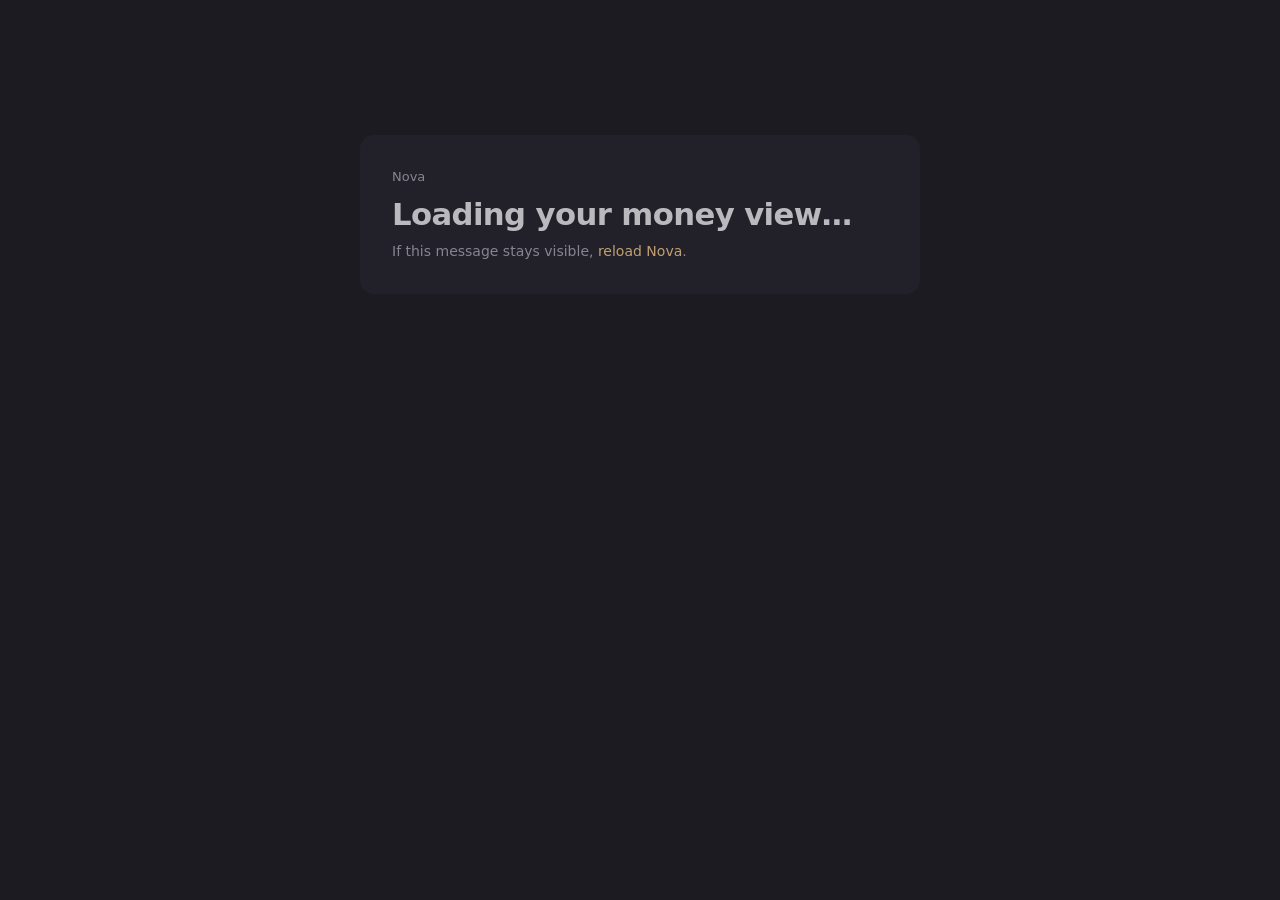
<file: index.html>
<!doctype html>
<html lang="en">
<head>
  <meta charset="utf-8">
  <meta name="viewport" content="width=device-width,initial-scale=1">
  <meta http-equiv="refresh" content="0; url=app.html?screen=home">
  <meta name="theme-color" content="#f5f7f5">
  <title>Nova — Personal Banking & Money Planning</title>
  <link rel="canonical" href="app.html?screen=home">
  <link rel="icon" href="assets/nova-mark.svg" type="image/svg+xml">
</head>
<body>
  <p><a href="app.html?screen=home">Open Nova</a></p>
  <footer><p>Concept product designed by Đỗ Anh Nghĩa.</p></footer>
</body>
</html>
</file>
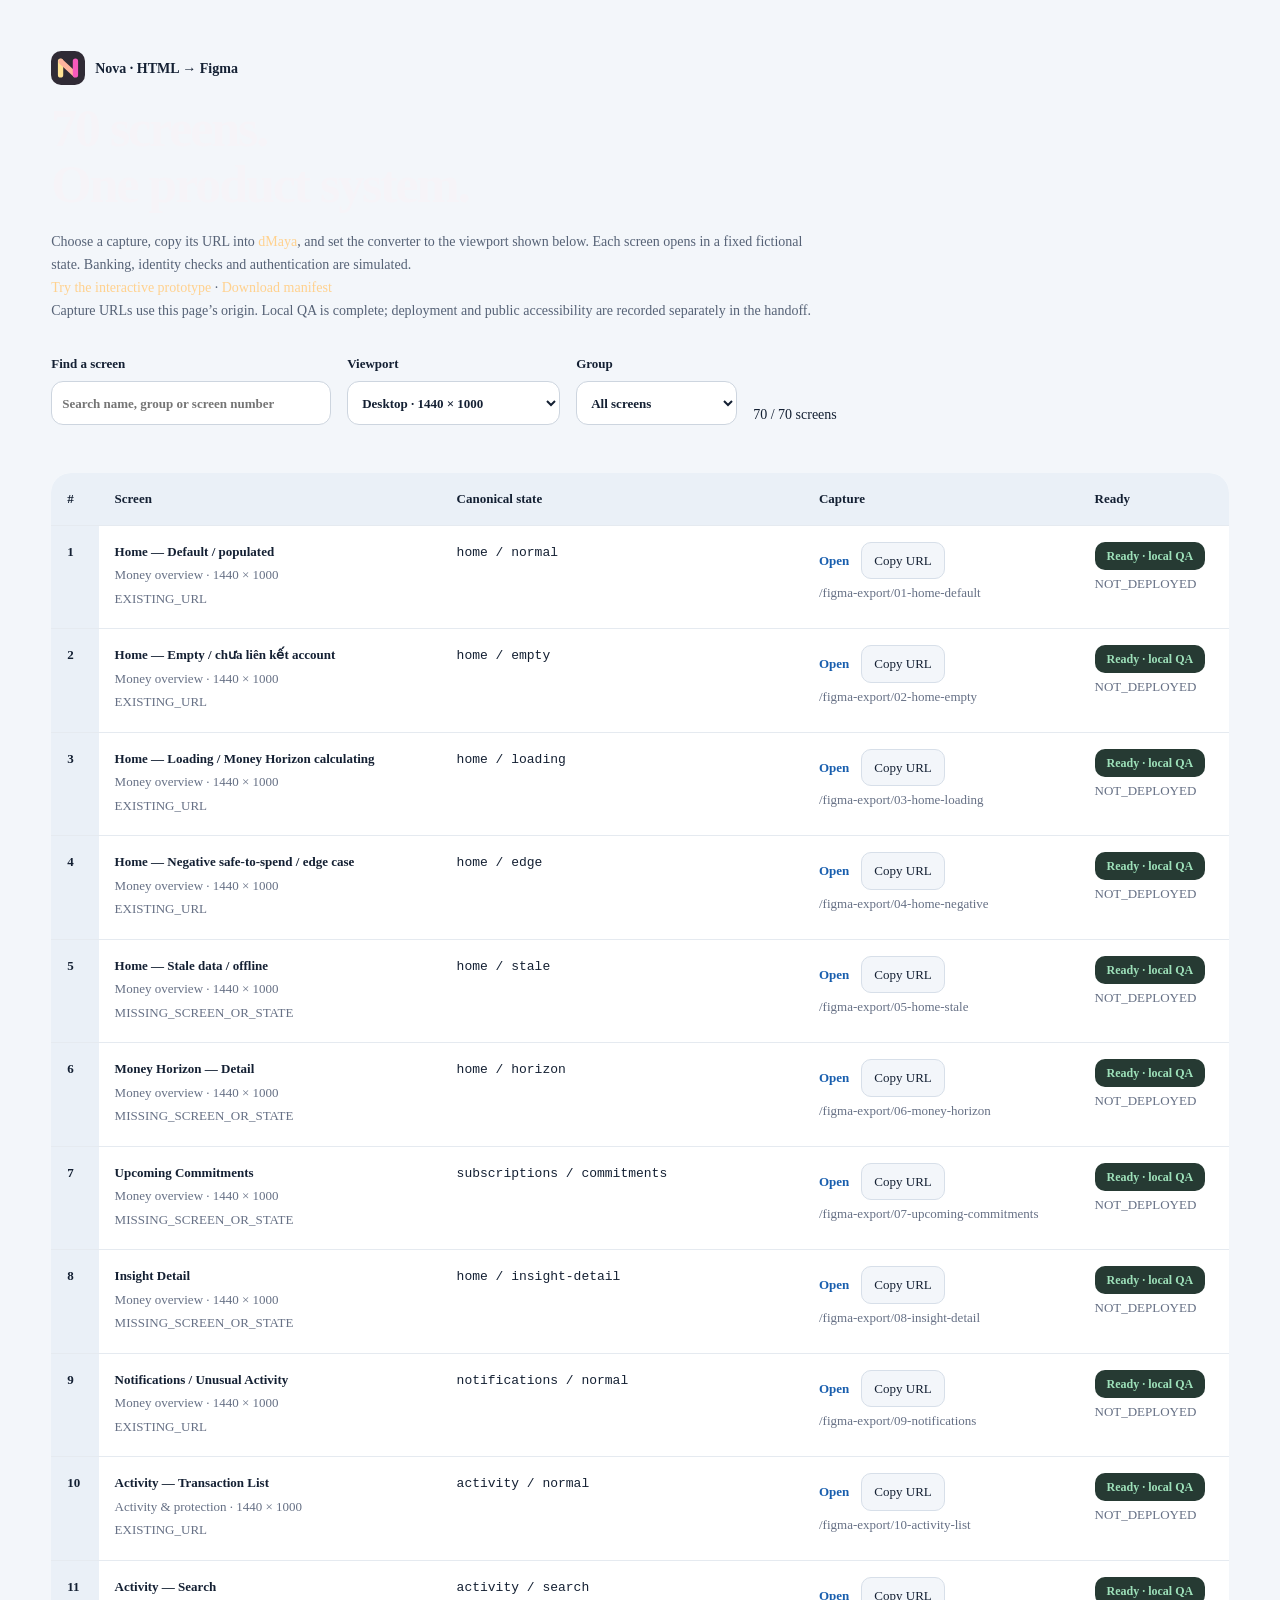
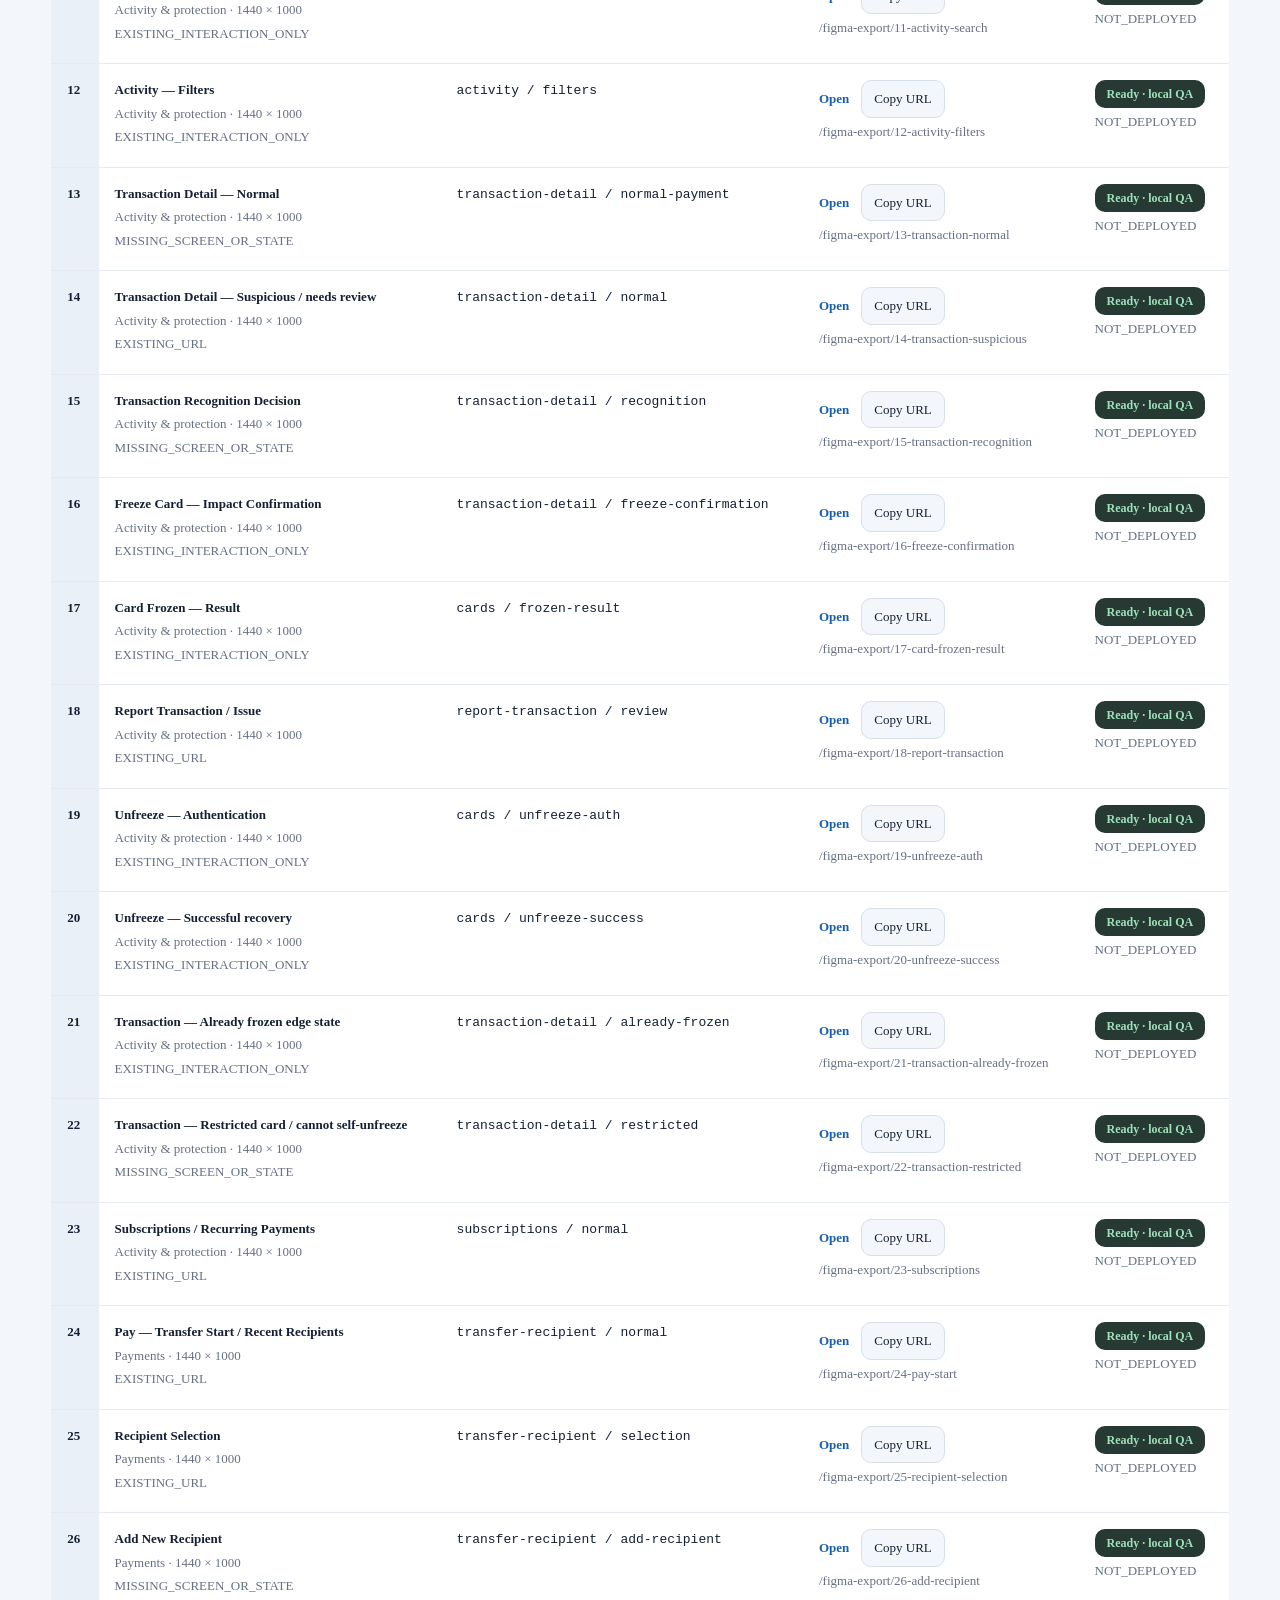
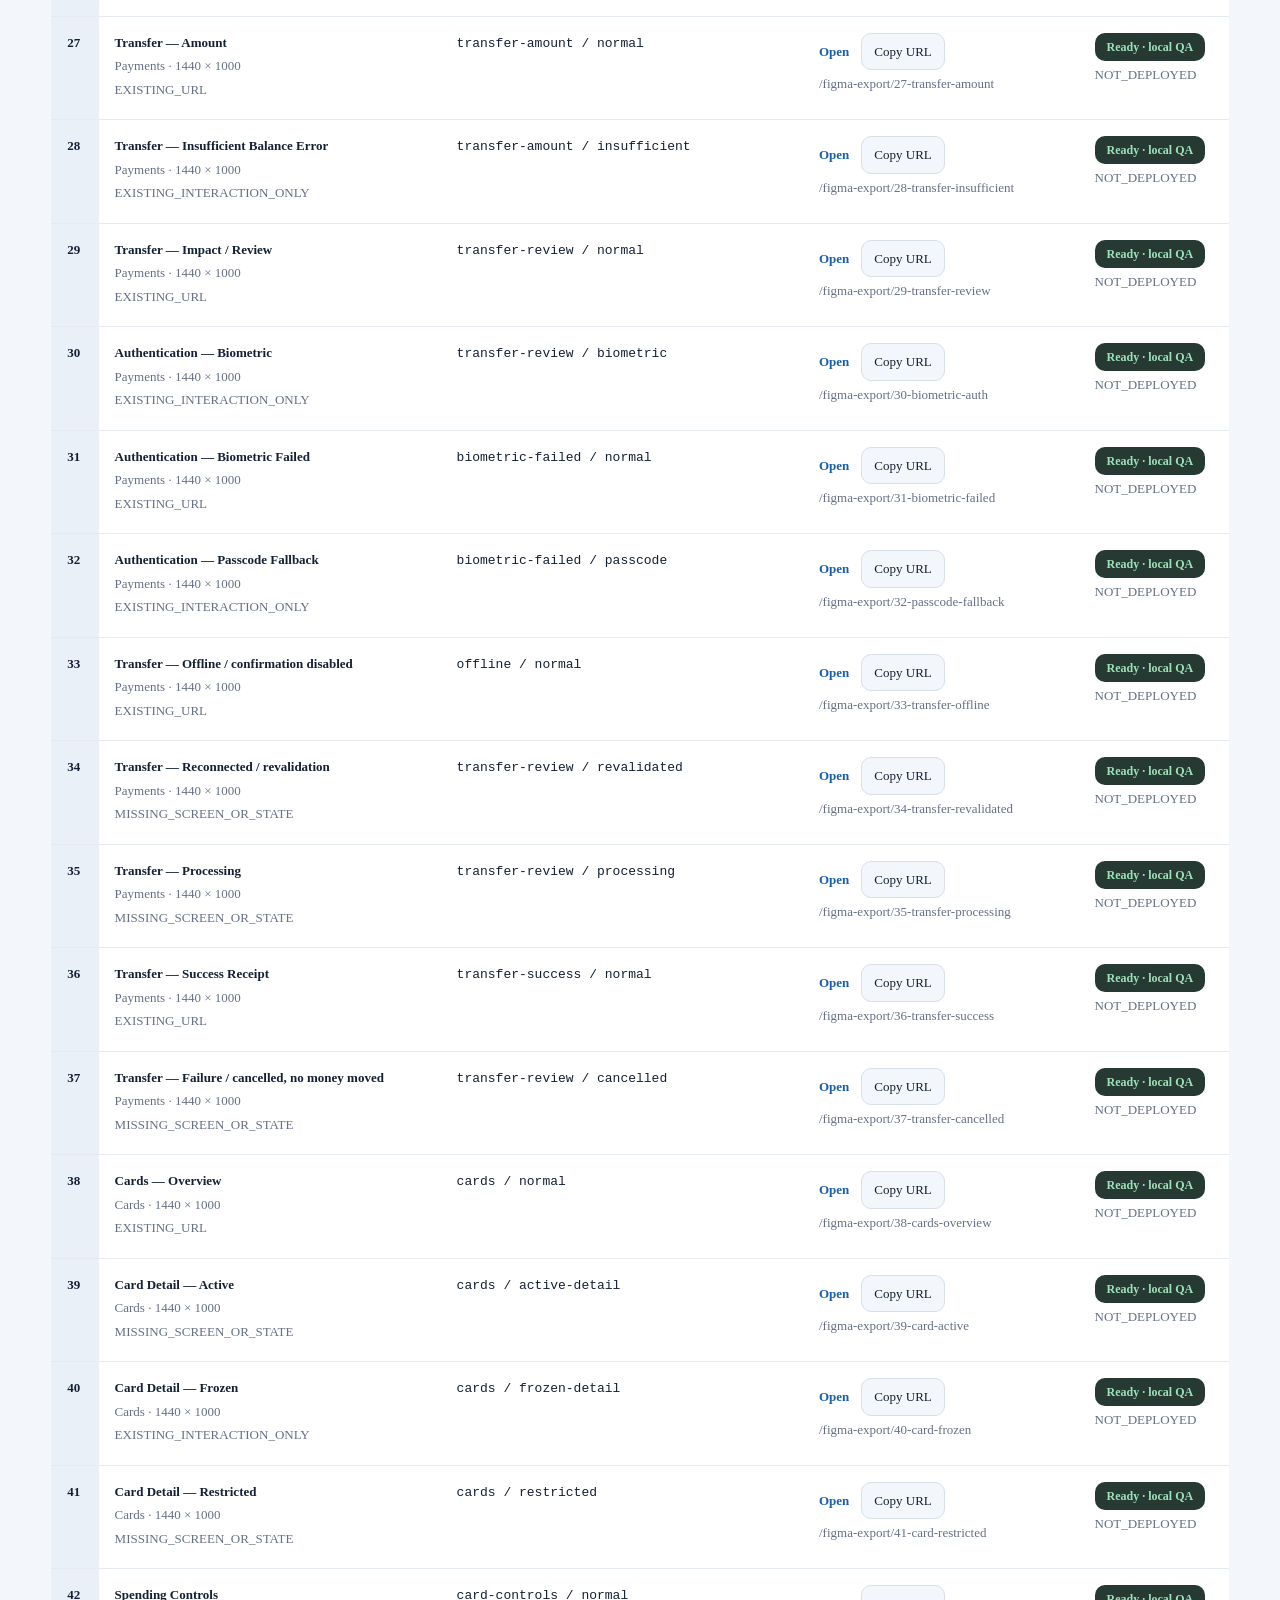
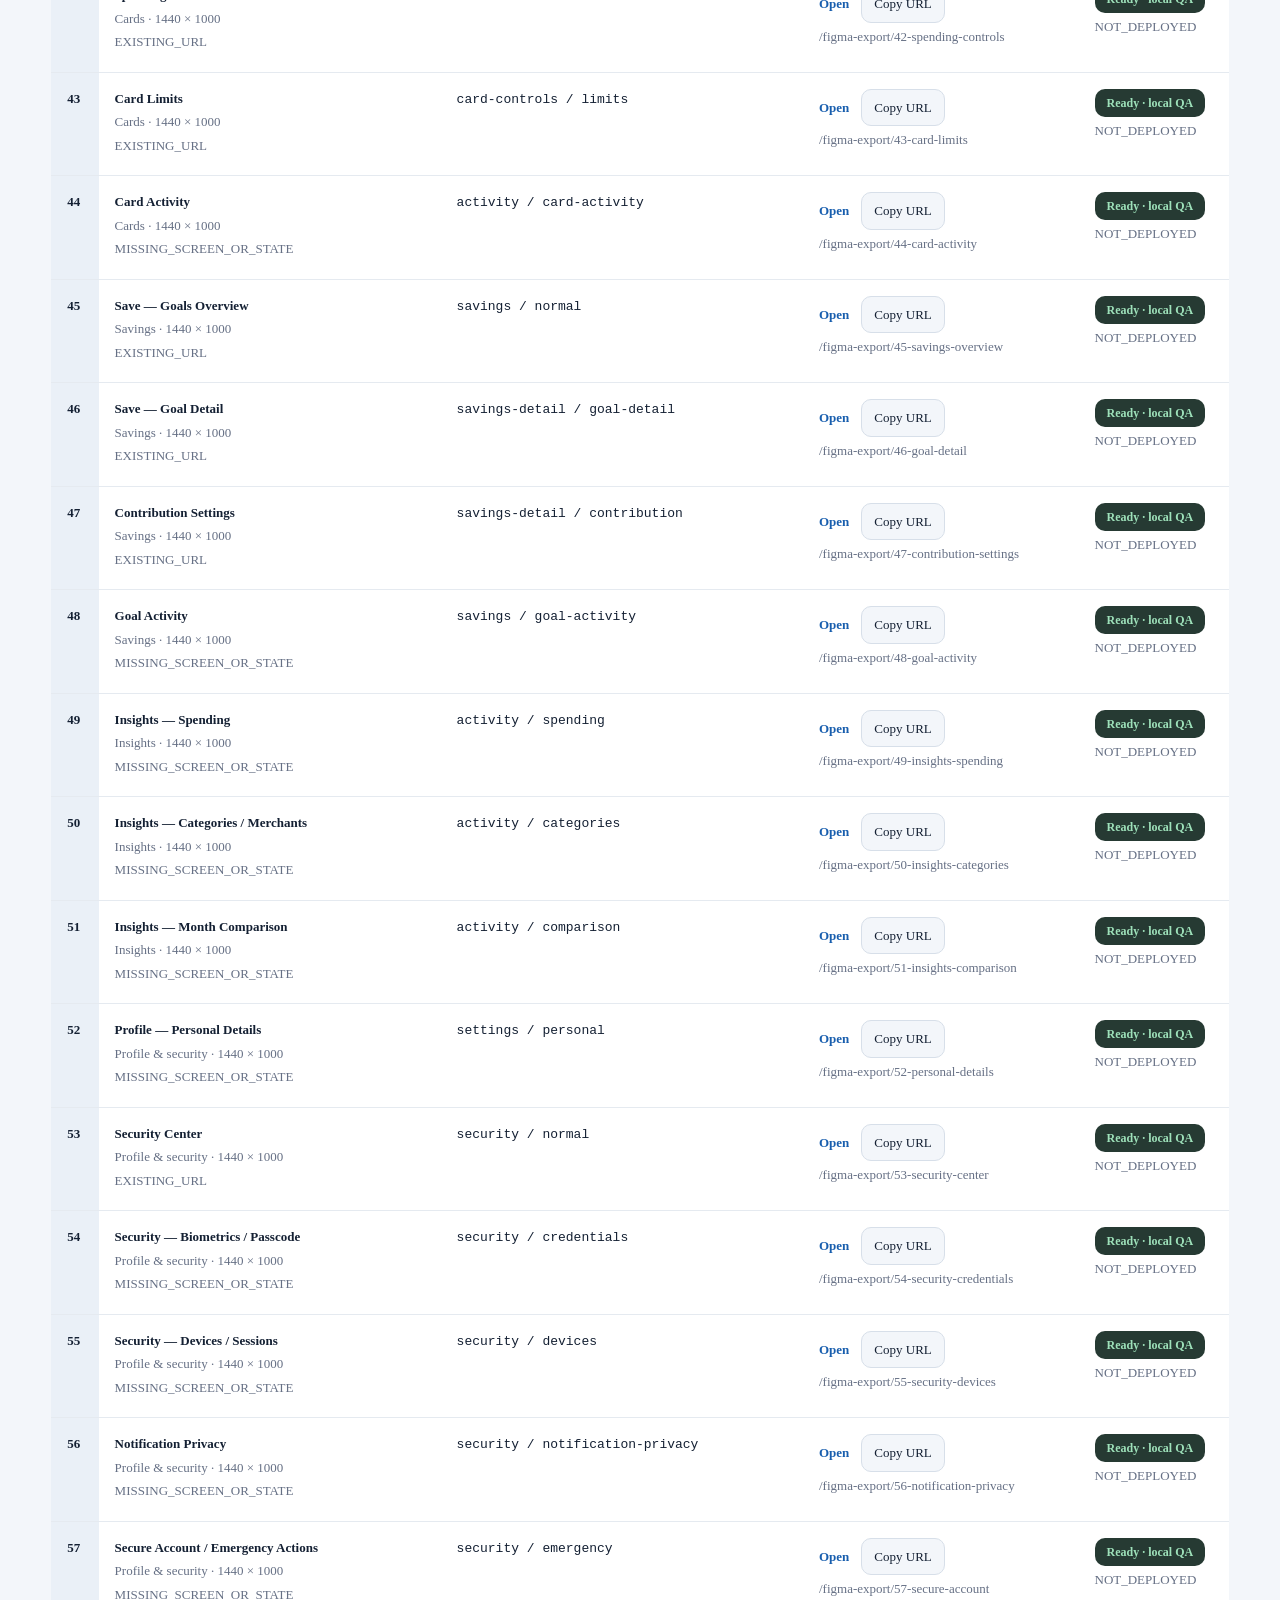
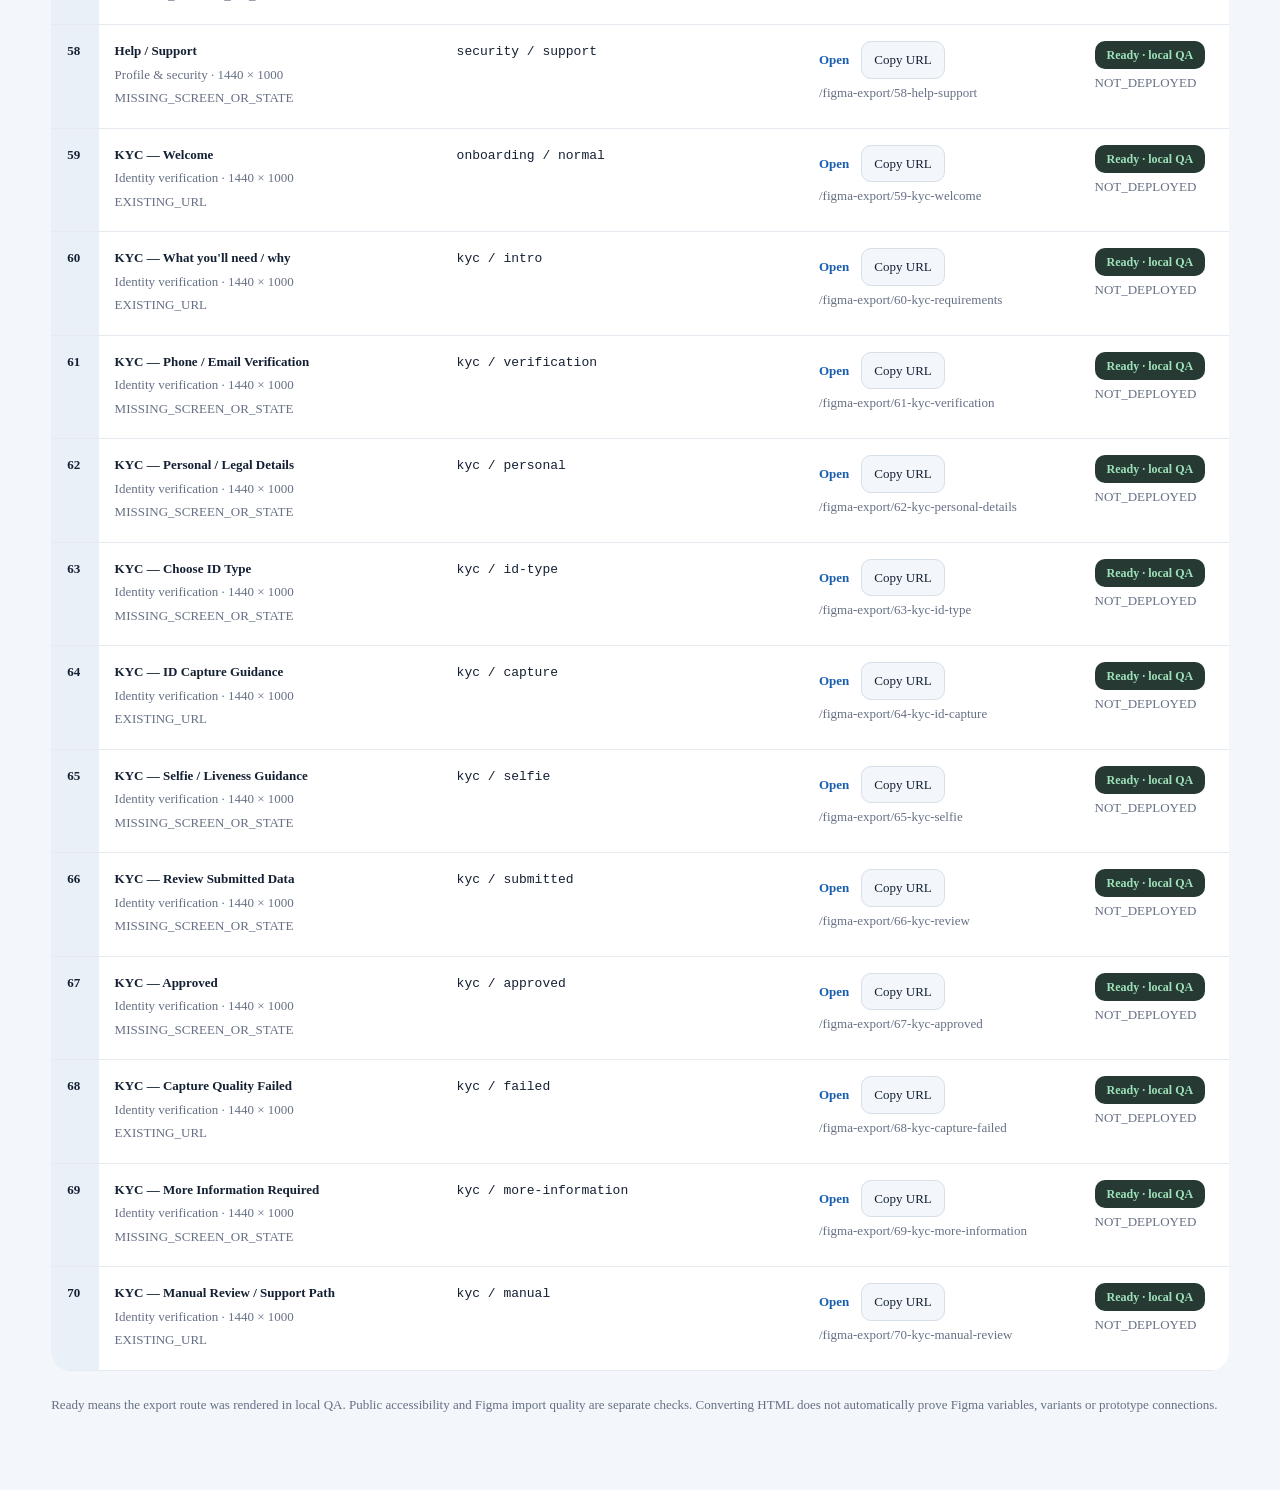
<file: figma-export/index.html>
<!doctype html>
<html lang="en">
<head>
  <meta charset="utf-8"><meta name="viewport" content="width=device-width,initial-scale=1">
  <meta name="robots" content="noindex"><title>Nova — 70 HTML to Figma captures</title>
  <link rel="icon" href="/assets/nova-mark.svg" type="image/svg+xml">
  <link rel="stylesheet" href="/assets/nova-current.css">
  <style>
    body{padding:clamp(20px,4vw,56px);background:#f3f6fa;color:#142033;font-family:var(--sans)}
    main{max-width:1240px;margin:auto}header{max-width:780px;margin-bottom:32px}header h1{font-size:clamp(32px,5vw,52px);line-height:1.08;letter-spacing:-.04em;margin:16px 0}header p{color:#566276;line-height:1.65}
    .export-brand{display:flex;align-items:center;gap:10px;font-weight:750}.export-brand img{width:34px;height:34px}.controls{display:flex;gap:16px;flex-wrap:wrap;align-items:end;margin-bottom:24px}.controls label{display:grid;gap:8px;font-size:13px;font-weight:650}.controls input,.controls select{min-height:44px;border:1px solid #cdd5df;border-radius:12px;padding:10px;background:#fff;color:#142033}.controls input{min-width:280px}table{width:100%;border-collapse:collapse;background:#fff;border-radius:20px;overflow:hidden}th,td{text-align:left;padding:16px;border-bottom:1px solid #e5eaf0;font-size:13px;vertical-align:top}th{background:#eaf0f7;font-weight:750}td small{display:block;color:#667085;margin:4px 0}td a{color:#185eae;font-weight:650;word-break:break-word}.capture-actions{display:flex;gap:12px;align-items:center}.capture-actions button{padding:8px 12px;border-radius:10px;background:#f3f6fa;border:1px solid #d7dfe9;color:#142033;cursor:pointer}.status{white-space:normal}.table-wrap{overflow:auto}#feedback{min-height:24px;color:#315847;font-size:13px}footer{margin:24px 0;color:#667085;font-size:13px}
    @media(max-width:650px){.controls input{min-width:0;width:100%}.controls label:first-child{width:100%}th,td{padding:12px}.state-column{display:none}}
  </style>
  <script src="/assets/nova-figma-export-catalog.js" defer></script>
  <script src="/assets/nova-figma-export-index.js" defer></script>
</head>
<body><main>
  <header><div class="export-brand"><img src="/assets/nova-mark.svg" alt="">Nova · HTML → Figma</div><h1>70 screens.<br>One product system.</h1><p>Choose a capture, copy its URL into <a href="https://dmaya.ai/html-to-figma" target="_blank" rel="noreferrer">dMaya</a>, and set the converter to the viewport shown below. Each screen opens in a fixed fictional state. Banking, identity checks and authentication are simulated.</p><p><a href="/prototype.html">Try the interactive prototype</a> · <a href="/figma-export/manifest.json">Download manifest</a></p><p id="deployment">Loading capture status…</p></header>
  <div class="controls"><label>Find a screen<input id="search" type="search" placeholder="Search name, group or screen number"></label><label>Viewport<select id="viewport"><option value="1440">Desktop · 1440 × 1000</option><option value="1024">Landscape tablet · 1024 × 1000</option><option value="768">Tablet · 768 × 1024</option><option value="390">Mobile · 390 × 844</option></select></label><label>Group<select id="group"><option value="">All screens</option></select></label><span id="count" aria-live="polite"></span></div>
  <p id="feedback" role="status"></p>
  <div class="table-wrap"><table><thead><tr><th scope="col">#</th><th scope="col">Screen</th><th scope="col" class="state-column">Canonical state</th><th scope="col">Capture</th><th scope="col">Ready</th></tr></thead><tbody id="screens"></tbody></table></div>
  <footer>Ready means the export route was rendered in local QA. Public accessibility and Figma import quality are separate checks. Converting HTML does not automatically prove Figma variables, variants or prototype connections.</footer>
</main></body></html>
</file>
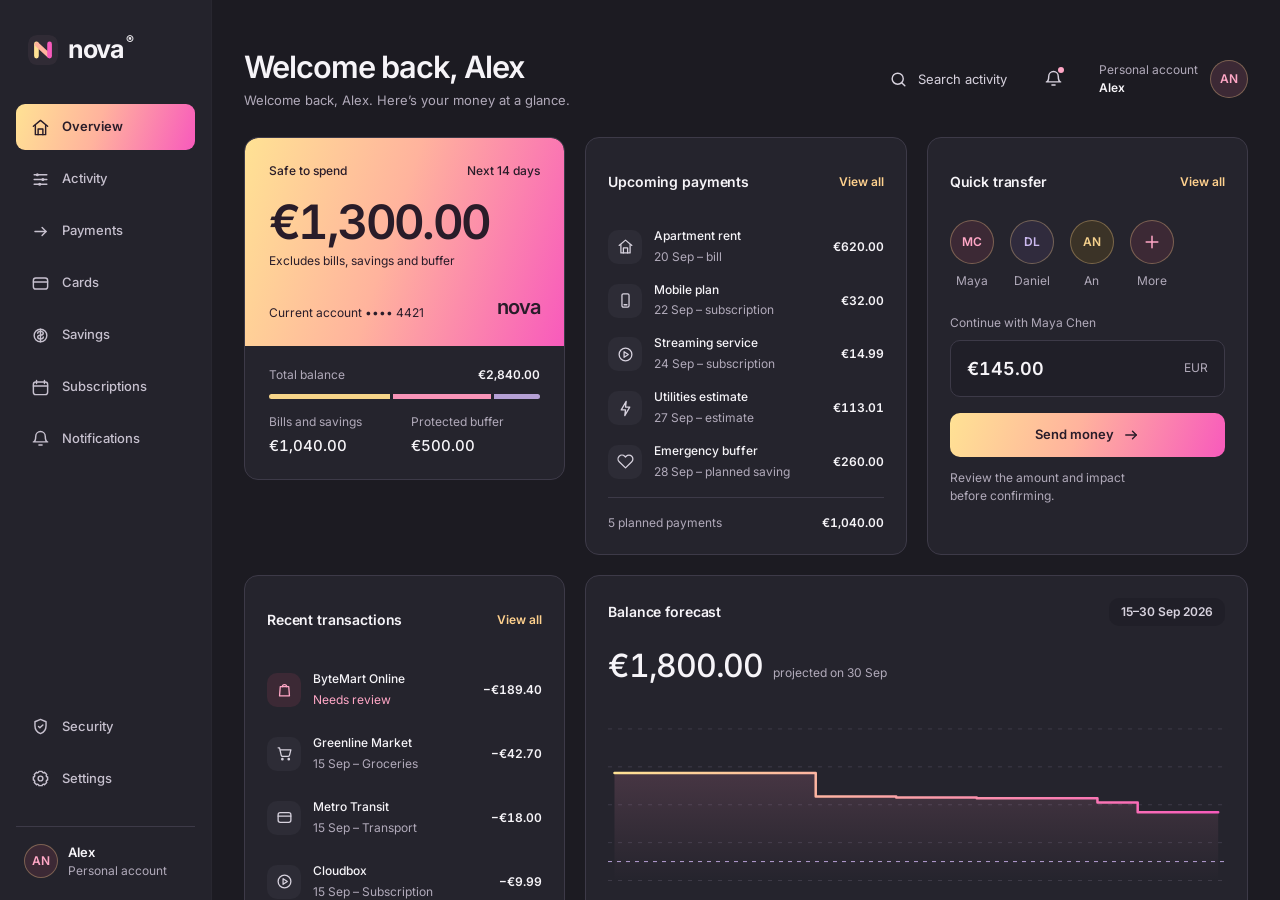
<file: app.html>
<!doctype html>
<html lang="en">
<head>
  <meta charset="utf-8">
  <meta name="viewport" content="width=device-width, initial-scale=1, viewport-fit=cover">
  <meta name="theme-color" content="#1c1b22">
  <meta name="description" content="Nova personal banking: see what is safe to spend, send money, manage cards and grow savings.">
  <title>Nova — Personal Banking & Money Planning</title>
  <link rel="icon" href="assets/nova-mark.svg" type="image/svg+xml">
  <link rel="preload" href="assets/nova-current-renderer.js?v=charcoal-2" as="script">
  <link rel="stylesheet" href="assets/nova-current.css?v=charcoal-2">
  <link rel="stylesheet" href="assets/nova-motion.css?v=20260917-2">
</head>
<body class="product-body">
  <a class="skip-link" href="#main">Skip to main content</a>
  <div id="app" class="app-root">
    <main id="main" class="loading-shell" tabindex="-1">
      <p class="eyebrow">Nova</p>
      <h1>Loading your money view…</h1>
      <p>If this message stays visible, <a href="app.html?screen=home">reload Nova</a>.</p>
    </main>
  </div>
  <noscript><div class="noscript">Nova needs JavaScript. Turn it on in your browser settings, then reload this page.</div></noscript>
  <script>
    (() => {
      'use strict';
      try {
        const screen = new URLSearchParams(location.search).get('screen');
        if (sessionStorage.getItem('nova_signed_out') === '1' && !['onboarding', 'kyc'].includes(screen)) location.replace('signin.html');
        if (screen === 'card-frozen') sessionStorage.setItem('nova_card_frozen', 'true');
      } catch {}
    })();
  </script>
  <script src="assets/nova-demo-data.js" defer></script>
  <script src="assets/nova-store.js" defer></script>
  <script src="assets/nova-workflows.js" defer></script>
  <script src="assets/nova-current-renderer.js?v=charcoal-2" defer></script>
  <script src="assets/nova-motion.js?v=20260917-2" defer></script>
  <script src="assets/nova-current-state.js" defer></script>
  <script src="assets/nova-phase3-clarity.js" defer></script>
  <script src="assets/nova-d02-truth-boundary.js" defer></script>
  <script src="assets/state-lab-launcher.js" defer></script>
  <script src="assets/nova-product-shell.js" defer></script>
</body>
</html>
</file>
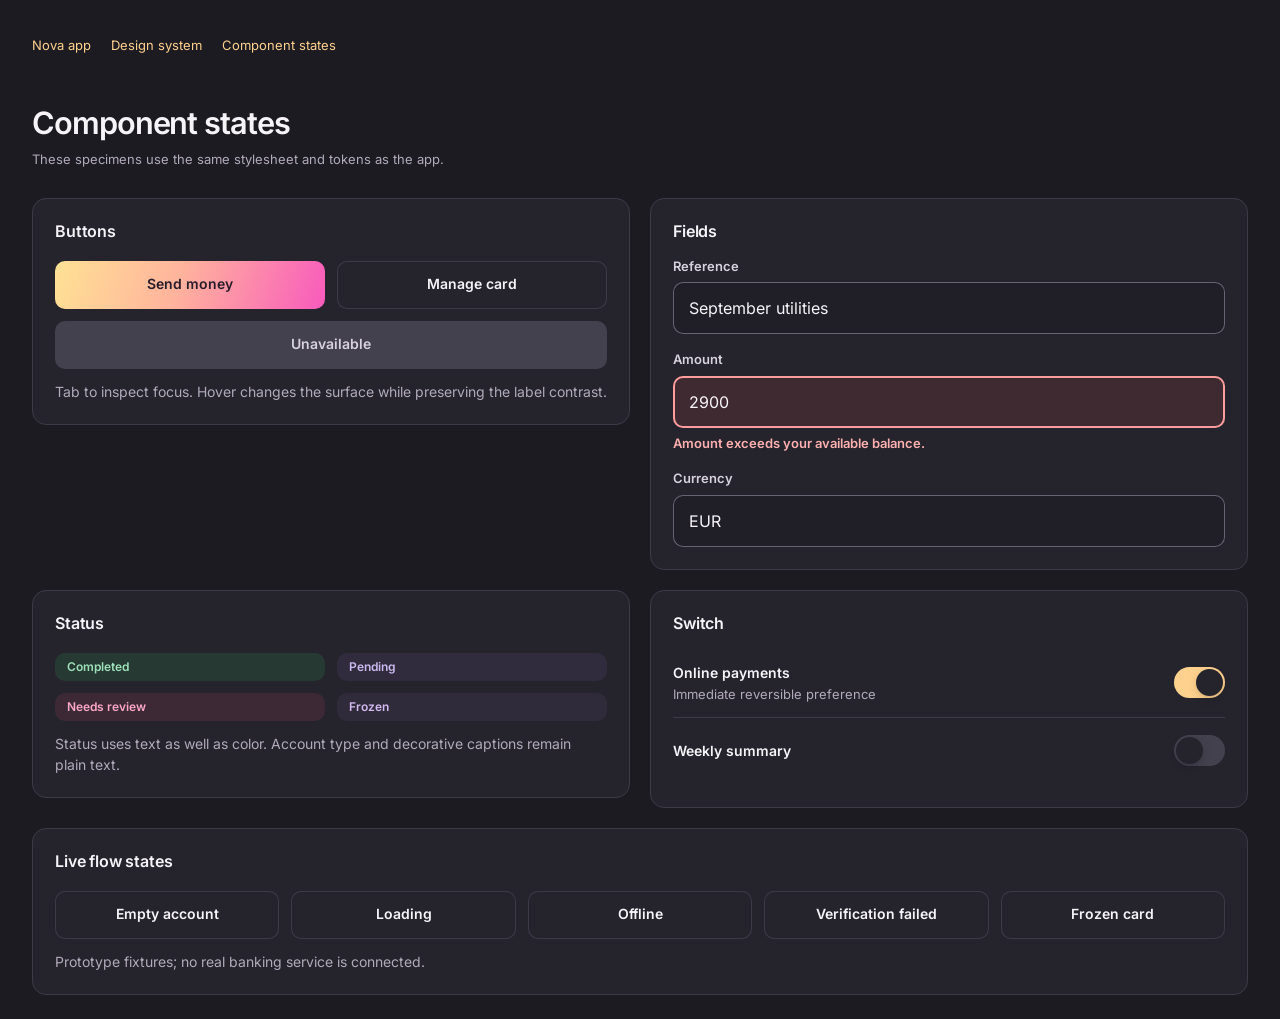
<file: component-states.html>
<!doctype html>
<html lang="en">
<head>
<meta charset="utf-8">
<meta name="viewport" content="width=device-width,initial-scale=1">
<title>Nova — Component states</title>
<link rel="icon" href="assets/nova-mark.svg" type="image/svg+xml">
<link rel="stylesheet" href="assets/nova-current.css?v=charcoal-2">
</head>
<body>
<a class="skip-link" href="#main">Skip to main content</a>
<main id="main" class="main-wrap system-page" tabindex="-1">
<nav class="system-nav" aria-label="Design reference">
<a href="app.html?screen=home">Nova app</a>
<a href="design-system.html">Design system</a>
<a href="component-states.html">Component states</a>
</nav>
<header class="page-heading">
<div>
<h1>Component states</h1>
<p>These specimens use the same stylesheet and tokens as the app.</p>
</div>
</header>
<div class="system-grid">
<section class="section">
<div class="section-head">
<h2>Buttons</h2>
</div>
<div class="action-stack">
<a class="btn btn-primary" href="app.html?screen=transfer-recipient">Send money</a>
<a class="btn btn-secondary" href="app.html?screen=cards">Manage card</a>
<button class="btn btn-primary" disabled>Unavailable</button>
</div>
<p>Tab to inspect focus. Hover changes the surface while preserving the label contrast.</p>
</section>
<section class="section">
<div class="section-head">
<h2>Fields</h2>
</div>
<div class="field">
<label for="reference">Reference</label>
<input class="input" id="reference" value="September utilities">
</div>
<div class="field">
<label for="invalid">Amount</label>
<input class="input" id="invalid" value="2900" aria-invalid="true" aria-describedby="amount-error">
<p class="field-error" id="amount-error">Amount exceeds your available balance.</p>
</div>
<div class="field">
<label for="locked">Currency</label>
<input class="input" id="locked" value="EUR" disabled>
</div>
</section>
<section class="section">
<div class="section-head">
<h2>Status</h2>
</div>
<div class="action-stack">
<span class="status status-success">Completed</span>
<span class="status status-pending">Pending</span>
<span class="status status-risk">Needs review</span>
<span class="status status-neutral">Frozen</span>
</div>
<p>Status uses text as well as color. Account type and decorative captions remain plain text.</p>
</section>
<section class="section">
<div class="section-head">
<h2>Switch</h2>
</div>
<div class="control-list">
<div class="control-row">
<div>
<strong>Online payments</strong>
<p>Immediate reversible preference</p>
</div>
<label class="switch">
<span class="sr-only">Online payments</span>
<input type="checkbox" checked>
<span>
</span>
</label>
</div>
<div class="control-row">
<div>
<strong>Weekly summary</strong>
</div>
<label class="switch">
<span class="sr-only">Weekly summary</span>
<input type="checkbox">
<span>
</span>
</label>
</div>
</div>
</section>
</div>
<section class="section">
<div class="section-head">
<h2>Live flow states</h2>
</div>
<div class="action-stack">
<a class="btn btn-secondary" href="app.html?screen=home&state=empty&pin=1">Empty account</a>
<a class="btn btn-secondary" href="app.html?screen=home&state=loading&pin=1">Loading</a>
<a class="btn btn-secondary" href="app.html?screen=offline">Offline</a>
<a class="btn btn-secondary" href="app.html?screen=biometric-failed">Verification failed</a>
<a class="btn btn-secondary" href="app.html?screen=card-frozen">Frozen card</a>
</div>
<p>Prototype fixtures; no real banking service is connected.</p>
</section>
</main>
</body>
</html>
</file>
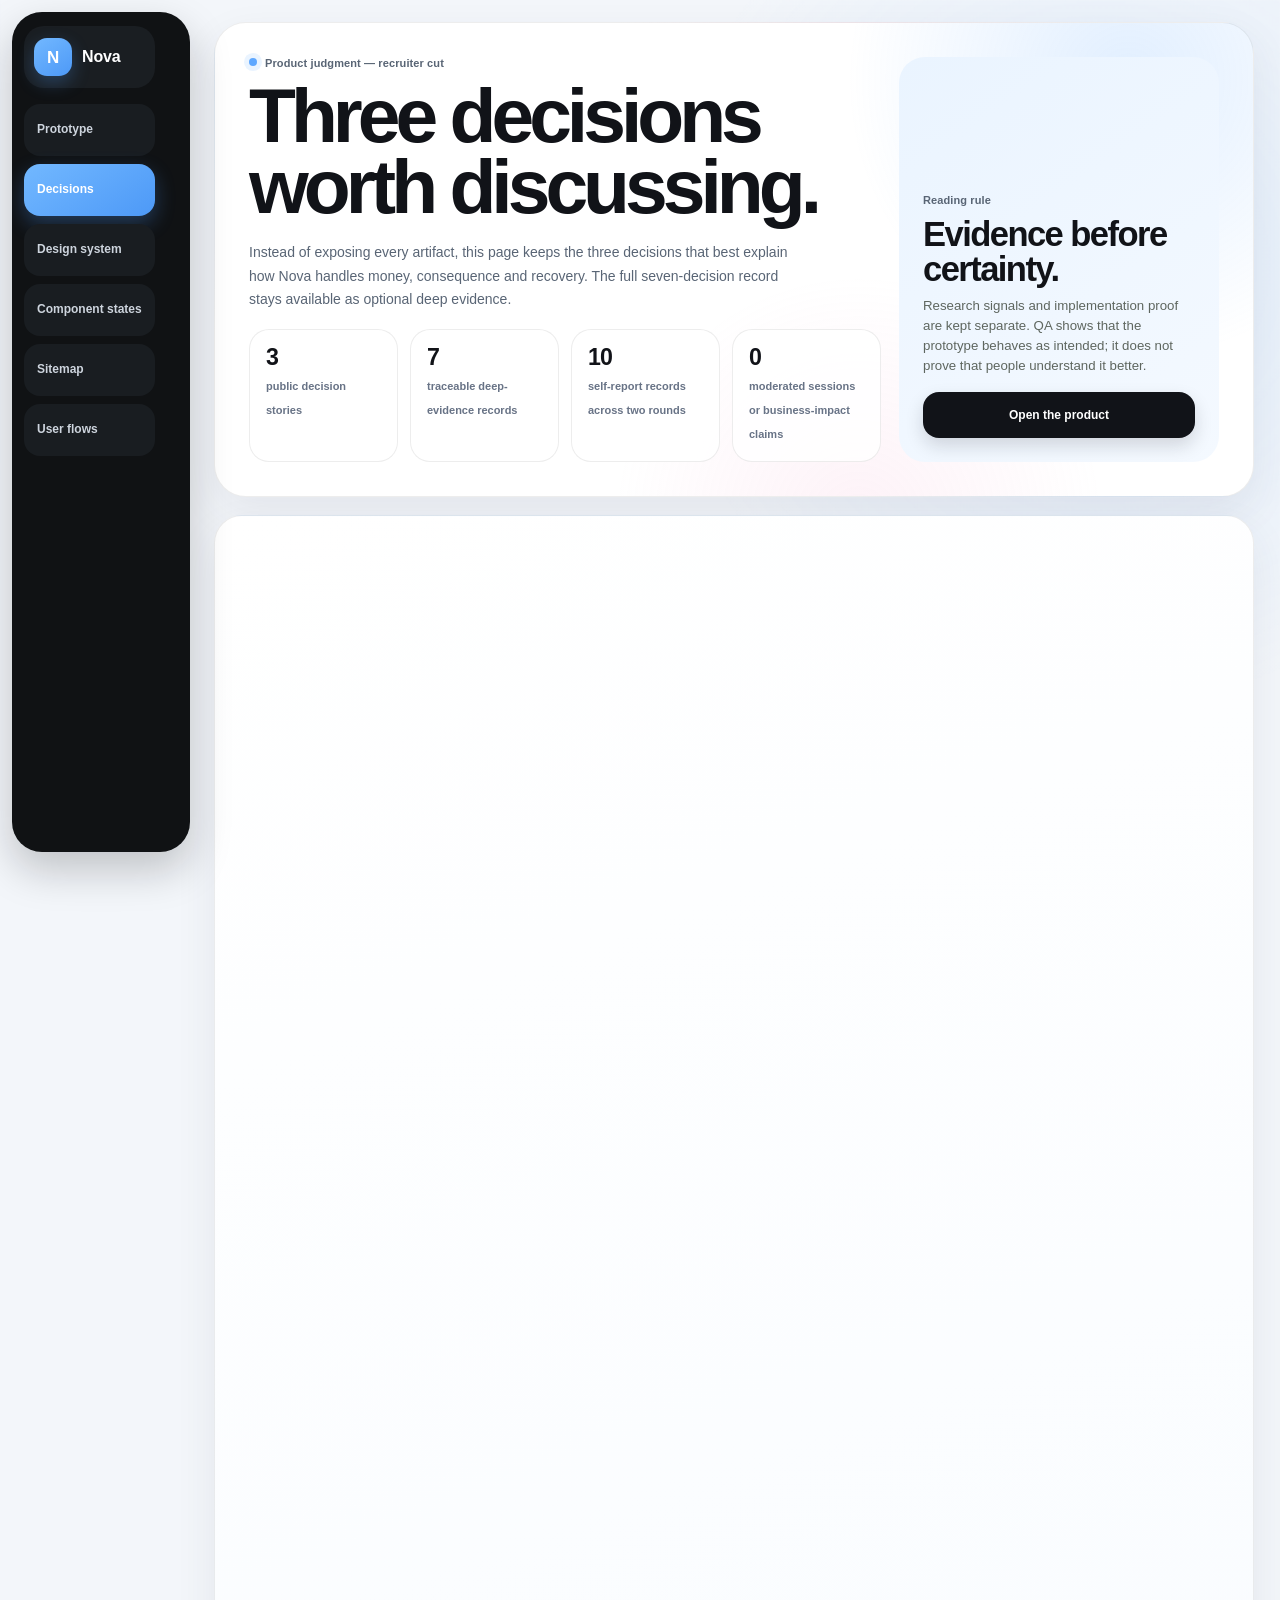
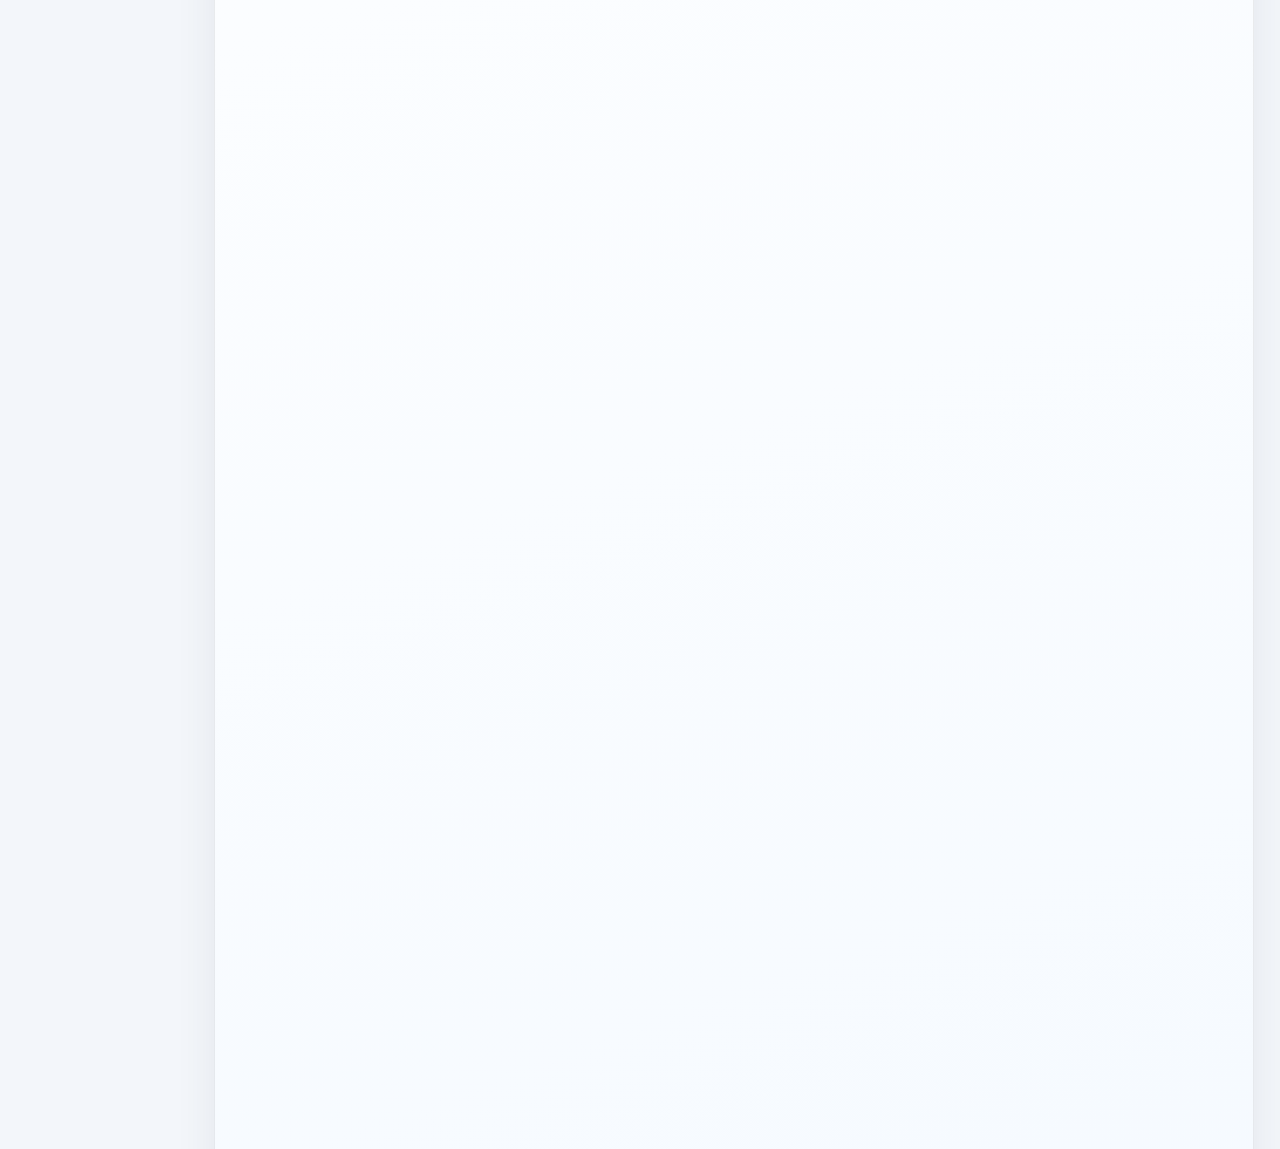
<file: design-decisions.html>
<!doctype html>
<html lang="en">
<head>
<meta charset="utf-8">
<meta name="viewport" content="width=device-width,initial-scale=1">
<meta name="description" content="Three Nova product decisions, their rejected alternatives, trade-offs, evidence and remaining uncertainty.">
<meta name="theme-color" content="#f3f6fa">
<title>Nova — Design Decisions & Trade-offs</title>
<link rel="icon" href="assets/favicon.svg" type="image/svg+xml">
<link rel="stylesheet" href="assets/prototype.css">
<link rel="stylesheet" href="assets/accessibility.css">
<link rel="stylesheet" href="assets/nova-evidence-ios.css">
<link rel="stylesheet" href="assets/decision-tradeoffs.css">
</head>
<body class="evidence-body">
<a class="skip-link" href="#main">Skip to main content</a>
<div class="evidence-shell">
<header class="evidence-nav">
  <a class="brand" href="prototype.html"><span class="brand-mark" aria-hidden="true">N</span><span>Nova</span></a>
  <nav class="evidence-nav-links" aria-label="Portfolio evidence">
    <a href="prototype.html">Prototype</a>
    <a href="design-decisions.html" aria-current="page">Decisions</a>
    <a href="design-system.html">Design system</a>
    <a href="component-states.html">Component states</a>
    <a href="sitemap.html">Sitemap</a>
    <a href="user-flows.html">User flows</a>
  </nav>
</header>
<main id="main" tabindex="-1">
<section class="evidence-hero">
  <div>
    <p class="evidence-kicker">Product judgment — recruiter cut</p>
    <h1>Three decisions worth discussing.</h1>
    <p class="decision-hero-copy">Instead of exposing every artifact, this page keeps the three decisions that best explain how Nova handles money, consequence and recovery. The full seven-decision record stays available as optional deep evidence.</p>
    <div class="decision-summary" aria-label="Decision evidence summary">
      <div class="decision-stat"><strong>3</strong><span>public decision stories</span></div>
      <div class="decision-stat"><strong>7</strong><span>traceable deep-evidence records</span></div>
      <div class="decision-stat"><strong>10</strong><span>self-report records across two rounds</span></div>
      <div class="decision-stat"><strong>0</strong><span>moderated sessions or business-impact claims</span></div>
    </div>
  </div>
  <aside class="specimen decision-standard">
    <p class="eyebrow">Reading rule</p>
    <h2>Evidence before certainty.</h2>
    <p>Research signals and implementation proof are kept separate. QA shows that the prototype behaves as intended; it does not prove that people understand it better.</p>
    <a class="btn btn-primary btn-wide" href="app.html?screen=home">Open the product</a>
  </aside>
</section>

<section class="evidence-section" aria-labelledby="decision-stories">
  <div class="decision-section-head">
    <div>
      <p class="evidence-kicker">Show fewer things with stronger judgment</p>
      <h2 id="decision-stories">The three stories</h2>
    </div>
    <p>Each story follows the same scan: problem → decision → rejected alternative → trade-off → evidence → remaining uncertainty.</p>
  </div>
  <div class="decision-list">

    <article class="decision-card" data-story-id="protected-money">
      <div class="decision-lead">
        <span class="decision-id">01 · Protected money</span>
        <h3>Safe to spend only works if “protected” keeps one meaning.</h3>
        <p class="decision-question"><strong>Problem / constraint.</strong> A raw balance answers how much money exists, but not how much is safe after near-term commitments. Round 02 also showed that users could follow transfer arithmetic while still misunderstanding what the protected buffer did.</p>
        <div class="evidence-labels" aria-label="Evidence types">
          <span class="evidence-label" data-evidence-label="User self-report">User self-report</span>
          <span class="evidence-label" data-evidence-label="Prototype / technical">Prototype / technical</span>
        </div>
        <div class="decision-links">
          <a href="app.html?screen=home">See Home</a>
          <a href="app.html?screen=transfer-amount">See transfer decision</a>
        </div>
      </div>
      <div class="decision-columns">
        <div class="decision-box chosen"><h4>Decision</h4><p>Lead with Safe to spend + a 14-day Money Horizon, then state at the transfer decision point that the protected buffer stays reserved and is not used by the transfer.</p></div>
        <div class="decision-box rejected"><h4>Rejected alternative</h4><ul><li>Raw balance as the hero</li><li>Automatically consume the buffer</li><li>Hide the reserve rule inside arithmetic</li></ul></div>
        <div class="decision-box tradeoff"><h4>Trade-off</h4><p>The model is more conservative and needs more explanation, but “protected” keeps a stable meaning across planning and payment.</p></div>
        <div class="decision-box evidence"><h4>Evidence</h4><p>Round 02 D-03: 5/5 reached the transfer arithmetic, while only 1/5 correctly described buffer behavior. The follow-up copy and 14-day clarity changes are implemented and regression-checked.</p></div>
        <div class="decision-box uncertainty"><h4>Remaining uncertainty</h4><p>The post-Round-02 clarity changes have not been human-retested, so Nova does not claim comprehension improved.</p></div>
      </div>
    </article>

    <article class="decision-card" data-story-id="freeze-report">
      <div class="decision-lead">
        <span class="decision-id">02 · Sensitive actions</span>
        <h3>Freeze and Report should not collapse into one vague “protect me” action.</h3>
        <p class="decision-question"><strong>Problem / constraint.</strong> In a suspicious-payment flow, speed matters, but the two actions create different consequences. The prototype also cannot imply that a real bank case was created.</p>
        <div class="evidence-labels" aria-label="Evidence types">
          <span class="evidence-label" data-evidence-label="User self-report">User self-report</span>
          <span class="evidence-label" data-evidence-label="Prototype / technical">Prototype / technical</span>
        </div>
        <div class="decision-links">
          <a href="app.html?screen=transaction-detail">See transaction detail</a>
          <a href="app.html?screen=report-transaction">See report preview</a>
        </div>
      </div>
      <div class="decision-columns">
        <div class="decision-box chosen"><h4>Decision</h4><p>Separate Freeze and Report, explain each consequence beside the action, and place <code>DEMO ONLY · NO BANK CONTACT</code> at the decision/result surface.</p></div>
        <div class="decision-box rejected"><h4>Rejected alternative</h4><ul><li>Combined “Freeze / Report” control</li><li>Bank-contact implication</li><li>Footer-only prototype disclaimer</li></ul></div>
        <div class="decision-box tradeoff"><h4>Trade-off</h4><p>The surface is denser and asks for a little more reading, in exchange for clearer consequences at a high-risk moment.</p></div>
        <div class="decision-box evidence"><h4>Evidence</h4><p>Round 02 D-02 stayed mixed: 3/5 responses still indicated real-bank consequence, uncertainty or action conflation. The follow-up truth boundary is now regression-protected.</p></div>
        <div class="decision-box uncertainty"><h4>Remaining uncertainty</h4><p>The latest Freeze/Report version has not been human-retested. Implementation correctness is not evidence of improved understanding.</p></div>
      </div>
    </article>

    <article class="decision-card" data-story-id="recovery-certainty">
      <div class="decision-lead">
        <span class="decision-id">03 · Failure recovery</span>
        <h3>Before “Try again”, answer the scarier question: did my money move?</h3>
        <p class="decision-question"><strong>Problem / constraint.</strong> After biometric, network or revalidation failure, a generic error leaves transaction state ambiguous. Recovery must restore certainty before optimizing speed.</p>
        <div class="evidence-labels" aria-label="Evidence types">
          <span class="evidence-label" data-evidence-label="User self-report">User self-report</span>
          <span class="evidence-label" data-evidence-label="Prototype / technical">Prototype / technical</span>
        </div>
        <div class="decision-links">
          <a href="app.html?screen=biometric-failed">See biometric recovery</a>
          <a href="app.html?screen=offline">See offline recovery</a>
        </div>
      </div>
      <div class="decision-columns">
        <div class="decision-box chosen"><h4>Decision</h4><p>Make <code>NO MONEY MOVED</code> dominant, keep the concrete failure cause adjacent, state that balance is unchanged, and make retry/passcode actions secondary.</p></div>
        <div class="decision-box rejected"><h4>Rejected alternative</h4><ul><li>Generic error + Retry first</li><li>Silent resend after reconnect</li><li>Ambiguous completion state</li></ul></div>
        <div class="decision-box tradeoff"><h4>Trade-off</h4><p>Recovery is slightly slower, but transaction-state certainty is established before another high-consequence action can happen.</p></div>
        <div class="decision-box evidence"><h4>Evidence</h4><p>Round 02 D-04 produced a negative cross-sectional self-report signal. That signal changed the hierarchy; it is not treated as causal proof.</p></div>
        <div class="decision-box uncertainty"><h4>Remaining uncertainty</h4><p>The revised recovery hierarchy is implemented and QA-verified but not human-retested, so task-success or confidence improvement is unknown.</p></div>
      </div>
    </article>

  </div>
</section>

<section class="evidence-section" aria-labelledby="boundary">
  <h2 id="boundary">Evidence boundary</h2>
  <div class="claim-boundary">
    <div class="allowed"><h3>Supported</h3><ul><li>The three stories are traceable to retained self-report evidence, implementation and QA history.</li><li>Round 02 changed the priority of the money-model, sensitive-action and recovery problems.</li><li>The latest prototype changes are implemented and technically verified.</li></ul></div>
    <div class="not-allowed"><h3>Not supported yet</h3><ul><li>Improved post-Round-02 comprehension or task success.</li><li>Moderated usability findings.</li><li>Conversion, retention, fraud reduction or production banking impact.</li></ul></div>
  </div>
</section>

<section class="evidence-section deep-evidence" aria-labelledby="deep-evidence-title">
  <div class="decision-section-head">
    <div><p class="evidence-kicker">Optional depth</p><h2 id="deep-evidence-title">Need the other four decisions?</h2></div>
    <p>The public cut stops here. Prototype scope, transfer guardrails, art direction and the full provenance trail stay in the internal record for interview deep dives.</p>
  </div>
  <div class="prototype-grid">
    <a class="launch-card" href="https://github.com/Ngh1aa/Nova/blob/main/docs/uiux/DESIGN-DECISIONS-TRADEOFFS-2026-10-01.md"><strong>Seven-decision record</strong><p>All decisions, rejected alternatives, evidence provenance and open questions.</p><span class="launch-link">Open deep evidence →</span></a>
    <a class="launch-card" href="https://github.com/Ngh1aa/Nova/blob/main/research/validation/nova-round-02/DECISION-LOG.md"><strong>Round 02 decision log</strong><p>Method-specific self-report signals without causal or moderated-usability claims.</p><span class="launch-link">Open research trail →</span></a>
    <a class="launch-card" href="prototype.html"><strong>Prototype index</strong><p>Inspect the decisions in working flows, states and responsive product surfaces.</p><span class="launch-link">Back to prototype →</span></a>
  </div>
</section>
</main>
<footer class="evidence-section"><p class="meta">Nova — Personal Banking & Money Planning. All financial data and operations are fictional or simulated. Current human evidence is self-report, not moderated observation.</p></footer>
</div>
</body>
</html>
</file>
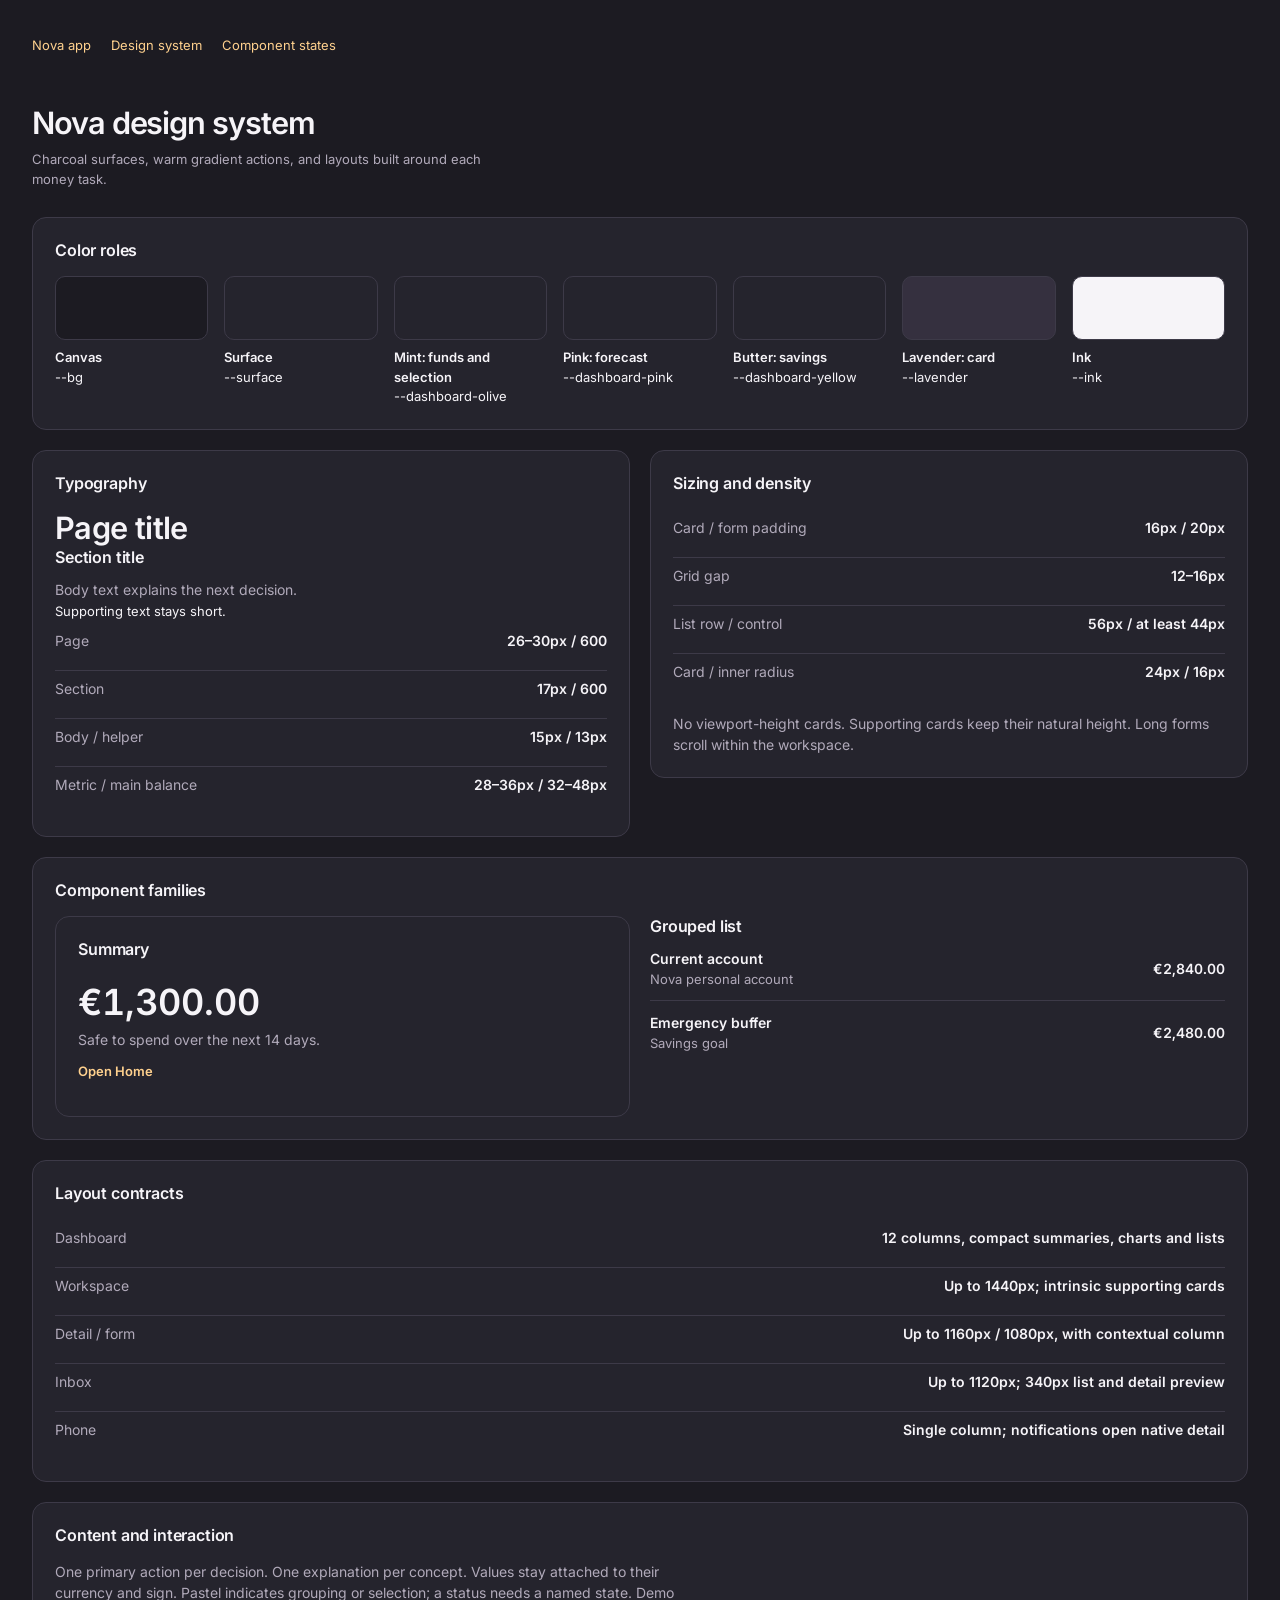
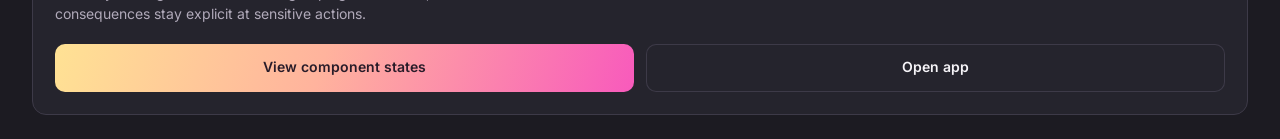
<file: design-system.html>
<!doctype html>
<html lang="en">
<head>
<meta charset="utf-8">
<meta name="viewport" content="width=device-width,initial-scale=1">
<title>Nova — Design system</title>
<link rel="icon" href="assets/nova-mark.svg" type="image/svg+xml">
<link rel="stylesheet" href="assets/nova-current.css?v=charcoal-2">
</head>
<body>
<a class="skip-link" href="#main">Skip to main content</a>
<main id="main" class="main-wrap system-page" tabindex="-1">
<nav class="system-nav" aria-label="Design reference">
<a href="app.html?screen=home">Nova app</a>
<a href="design-system.html">Design system</a>
<a href="component-states.html">Component states</a>
</nav>
<header class="page-heading">
<div>
<h1>Nova design system</h1>
<p>Charcoal surfaces, warm gradient actions, and layouts built around each money task.</p>
</div>
</header>
<section class="section">
<div class="section-head">
<h2>Color roles</h2>
</div>
<div class="system-swatches">
<div>
<span style="background:var(--bg)">
</span>
<strong>Canvas</strong>
<small>--bg</small>
</div>
<div>
<span style="background:var(--surface)">
</span>
<strong>Surface</strong>
<small>--surface</small>
</div>
<div>
<span style="background:var(--dashboard-olive)">
</span>
<strong>Mint: funds and selection</strong>
<small>--dashboard-olive</small>
</div>
<div>
<span style="background:var(--dashboard-pink)">
</span>
<strong>Pink: forecast</strong>
<small>--dashboard-pink</small>
</div>
<div>
<span style="background:var(--dashboard-yellow)">
</span>
<strong>Butter: savings</strong>
<small>--dashboard-yellow</small>
</div>
<div>
<span style="background:var(--lavender)">
</span>
<strong>Lavender: card</strong>
<small>--lavender</small>
</div>
<div>
<span style="background:var(--ink)">
</span>
<strong>Ink</strong>
<small>--ink</small>
</div>
</div>
</section>
<div class="system-grid">
<section class="section">
<div class="section-head">
<h2>Typography</h2>
</div>
<h1>Page title</h1>
<h2>Section title</h2>
<p>Body text explains the next decision.</p>
<small>Supporting text stays short.</small>
<dl class="detail-grid">
<div class="detail-row">
<dt>Page</dt>
<dd>26–30px / 600</dd>
</div>
<div class="detail-row">
<dt>Section</dt>
<dd>17px / 600</dd>
</div>
<div class="detail-row">
<dt>Body / helper</dt>
<dd>15px / 13px</dd>
</div>
<div class="detail-row">
<dt>Metric / main balance</dt>
<dd>28–36px / 32–48px</dd>
</div>
</dl>
</section>
<section class="section">
<div class="section-head">
<h2>Sizing and density</h2>
</div>
<dl class="detail-grid">
<div class="detail-row">
<dt>Card / form padding</dt>
<dd>16px / 20px</dd>
</div>
<div class="detail-row">
<dt>Grid gap</dt>
<dd>12–16px</dd>
</div>
<div class="detail-row">
<dt>List row / control</dt>
<dd>56px / at least 44px</dd>
</div>
<div class="detail-row">
<dt>Card / inner radius</dt>
<dd>24px / 16px</dd>
</div>
</dl>
<p>No viewport-height cards. Supporting cards keep their natural height. Long forms scroll within the workspace.</p>
</section>
</div>
<section class="section">
<div class="section-head">
<h2>Component families</h2>
</div>
<div class="system-grid">
<article class="nova-card" style="background:var(--dashboard-olive)">
<div class="nova-card-head">
<h2>Summary</h2>
</div>
<strong style="font-size:var(--metric-size)">€1,300.00</strong>
<p>Safe to spend over the next 14 days.</p>
<a class="text-link" href="app.html?screen=home">Open Home</a>
</article>
<article>
<h2>Grouped list</h2>
<div class="list">
<a class="list-row" href="app.html?screen=account-detail">
<div>
<strong>Current account</strong>
<div class="list-sub">Nova personal account</div>
</div>
<span class="list-value">€2,840.00</span>
</a>
<a class="list-row" href="app.html?screen=savings-detail&goal=emergency">
<div>
<strong>Emergency buffer</strong>
<div class="list-sub">Savings goal</div>
</div>
<span class="list-value">€2,480.00</span>
</a>
</div>
</article>
</div>
</section>
<section class="section">
<div class="section-head">
<h2>Layout contracts</h2>
</div>
<dl class="detail-grid">
<div class="detail-row">
<dt>Dashboard</dt>
<dd>12 columns, compact summaries, charts and lists</dd>
</div>
<div class="detail-row">
<dt>Workspace</dt>
<dd>Up to 1440px; intrinsic supporting cards</dd>
</div>
<div class="detail-row">
<dt>Detail / form</dt>
<dd>Up to 1160px / 1080px, with contextual column</dd>
</div>
<div class="detail-row">
<dt>Inbox</dt>
<dd>Up to 1120px; 340px list and detail preview</dd>
</div>
<div class="detail-row">
<dt>Phone</dt>
<dd>Single column; notifications open native detail</dd>
</div>
</dl>
</section>
<section class="section">
<div class="section-head">
<h2>Content and interaction</h2>
</div>
<p>One primary action per decision. One explanation per concept. Values stay attached to their currency and sign. Pastel indicates grouping or selection; a status needs a named state. Demo consequences stay explicit at sensitive actions.</p>
<div class="action-stack">
<a class="btn btn-primary" href="component-states.html">View component states</a>
<a class="btn btn-secondary" href="app.html?screen=home">Open app</a>
</div>
</section>
</main>
</body>
</html>
</file>
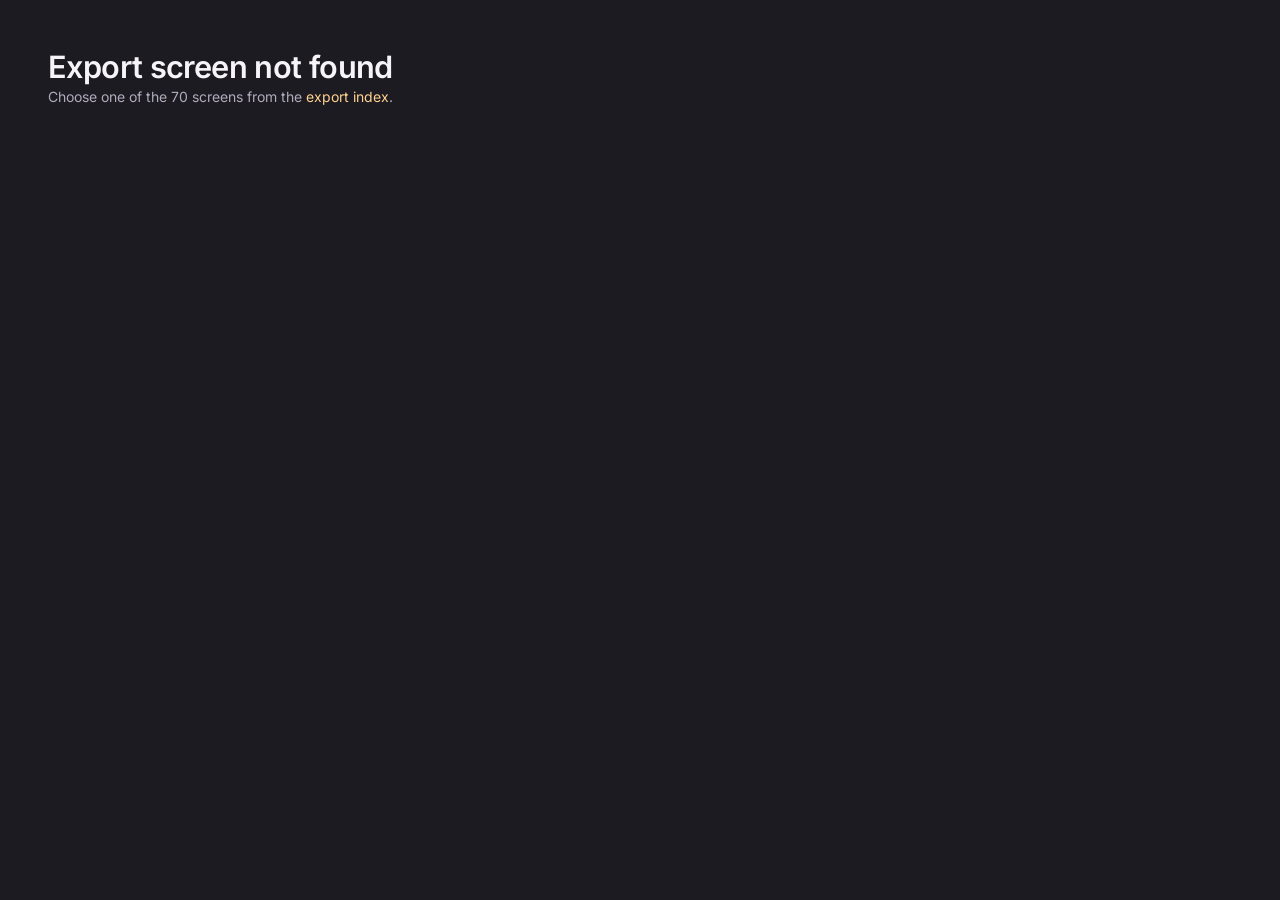
<file: figma-export.html>
<!-- Generated wrapper: canonical app.html + isolated export state. -->
<!doctype html>
<html lang="en">
<head>
  <base href="/">
  <meta name="robots" content="noindex">
  <meta charset="utf-8">
  <meta name="viewport" content="width=device-width, initial-scale=1, viewport-fit=cover">
  <meta name="theme-color" content="#1c1b22">
  <meta name="description" content="Nova personal banking: see what is safe to spend, send money, manage cards and grow savings.">
  <title>Nova — Personal Banking & Money Planning</title>
  <link rel="icon" href="assets/nova-mark.svg" type="image/svg+xml">
  <link rel="preload" href="assets/nova-current-renderer.js?v=charcoal-2" as="script">
  <link rel="stylesheet" href="assets/nova-current.css?v=charcoal-2">
  <link rel="stylesheet" href="assets/nova-motion.css?v=20260917-2">
  <link rel="stylesheet" href="assets/nova-figma-export.css">
  <script src="assets/nova-figma-export-catalog.js"></script>
  <script src="assets/nova-figma-export-bootstrap.js"></script>
</head>
<body class="product-body">
  <a class="skip-link" href="#main">Skip to main content</a>
  <div id="app" class="app-root">
    <main id="main" class="loading-shell" tabindex="-1">
      <p class="eyebrow">Nova</p>
      <h1>Loading your money view…</h1>
      <p>If this message stays visible, <a href="app.html?screen=home">reload Nova</a>.</p>
    </main>
  </div>
  <noscript><div class="noscript">Nova needs JavaScript. Turn it on in your browser settings, then reload this page.</div></noscript>
  <script>
    (() => {
      'use strict';
      try {
        const screen = new URLSearchParams(location.search).get('screen');
        if (sessionStorage.getItem('nova_signed_out') === '1' && !['onboarding', 'kyc'].includes(screen)) location.replace('signin.html');
        if (screen === 'card-frozen') sessionStorage.setItem('nova_card_frozen', 'true');
      } catch {}
    })();
  </script>
  <script src="assets/nova-demo-data.js" defer></script>
  <script src="assets/nova-store.js" defer></script>
  <script src="assets/nova-workflows.js" defer></script>
  <script src="assets/nova-current-renderer.js?v=charcoal-2" defer></script>
  <script src="assets/nova-current-state.js" defer></script>
  <script src="assets/nova-phase3-clarity.js" defer></script>
  <script src="assets/nova-d02-truth-boundary.js" defer></script>
  <script src="assets/nova-figma-export-states.js" defer></script>
</body>
</html>
</file>
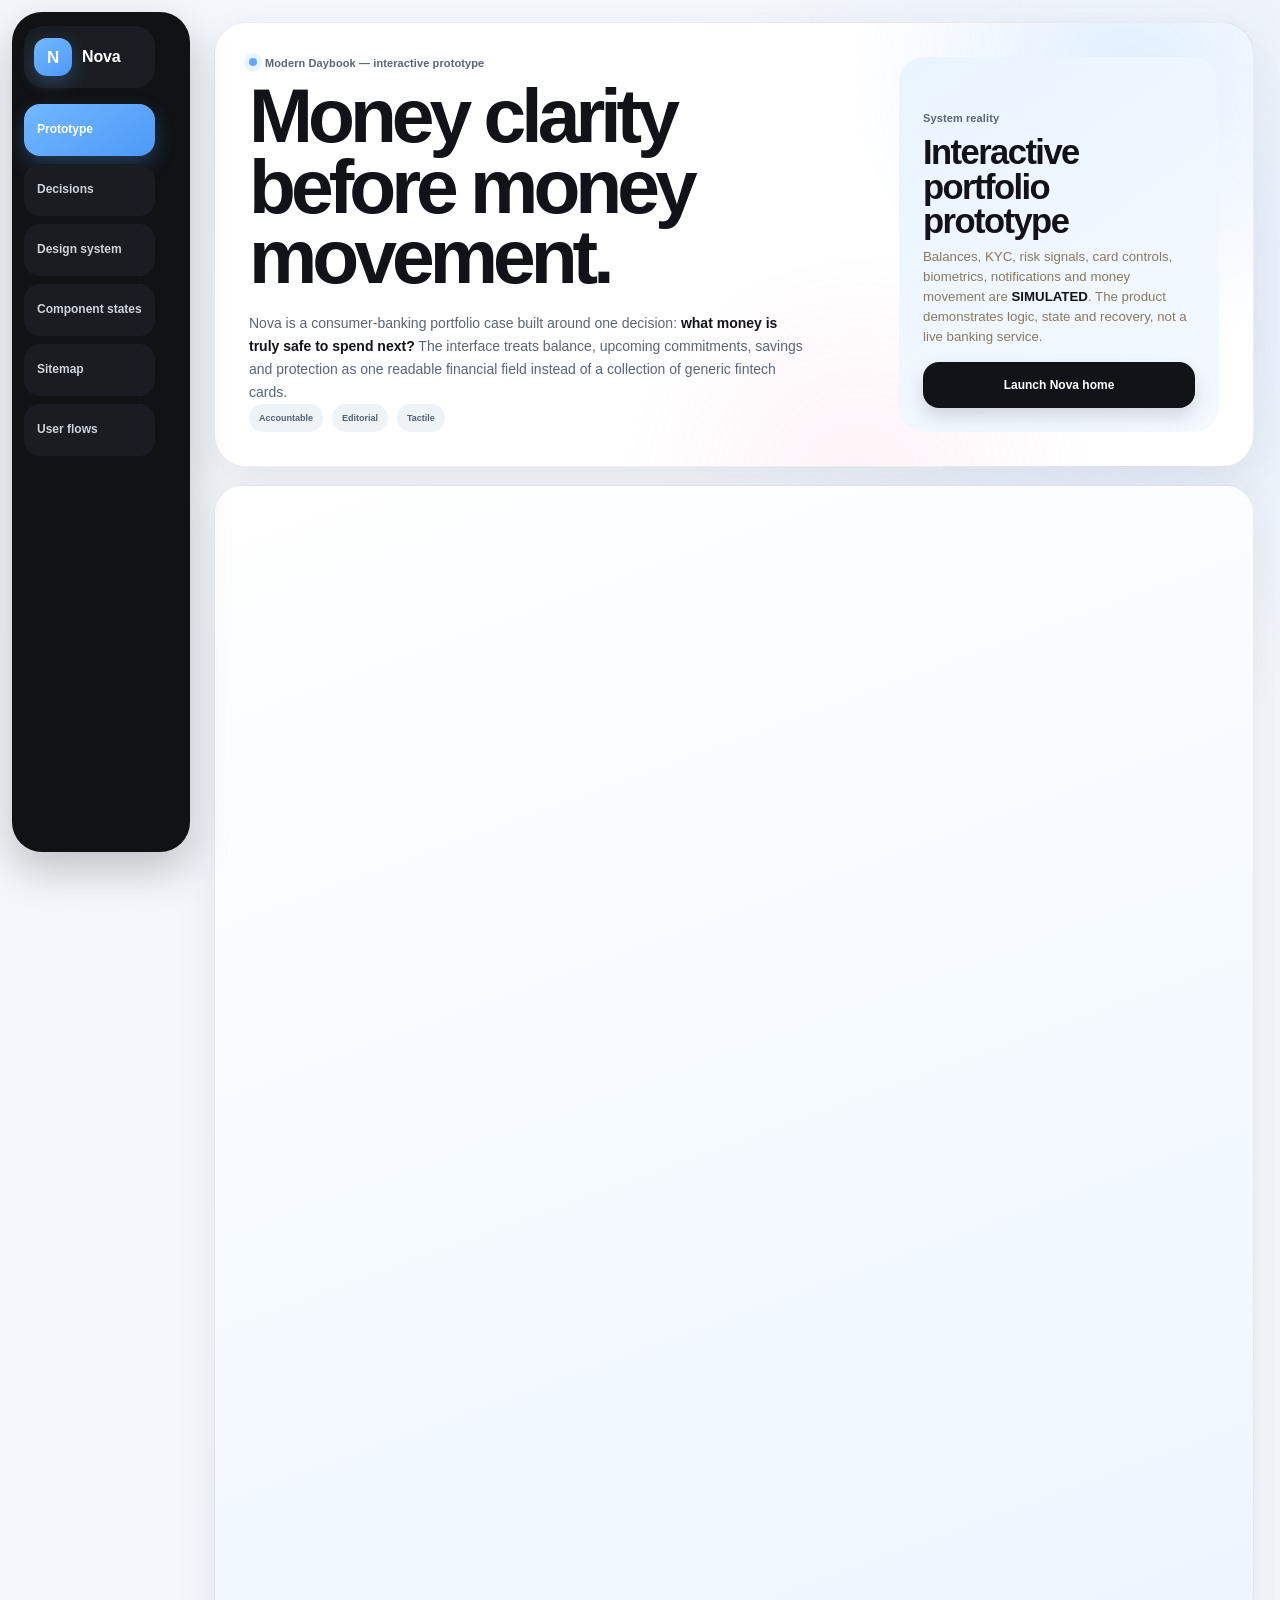
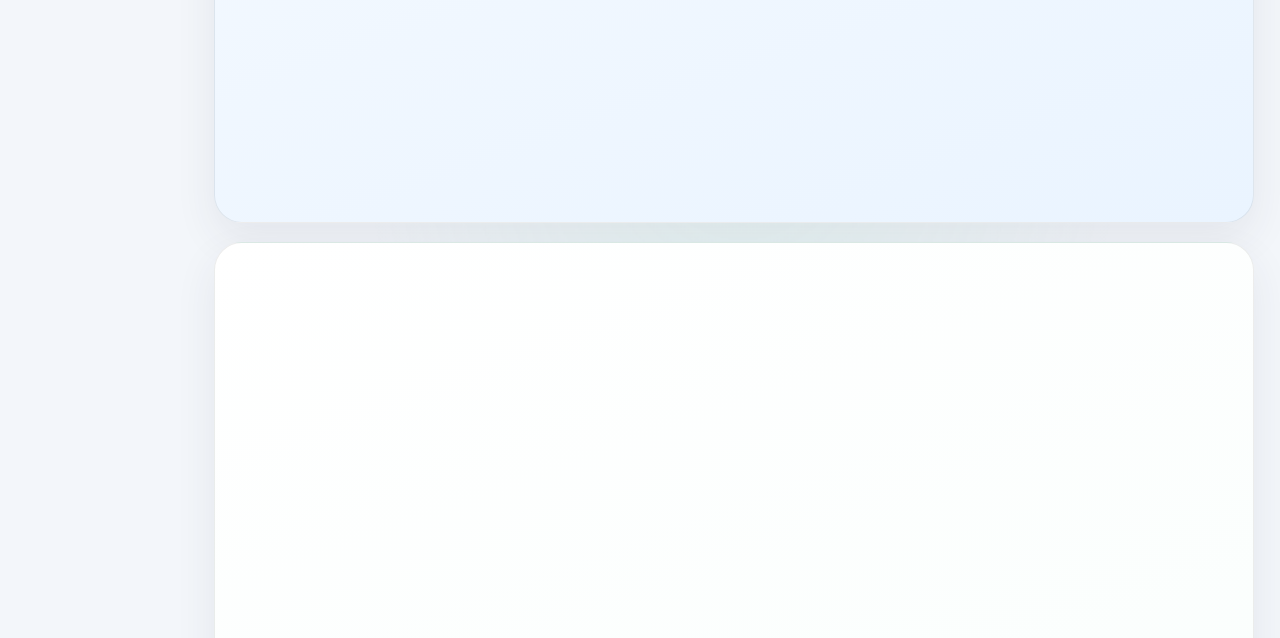
<file: prototype.html>
<!doctype html>
<html lang="en"><head><meta charset="utf-8"><meta name="viewport" content="width=device-width,initial-scale=1"><meta name="description" content="Nova Modern Daybook interactive banking prototype index."><meta name="theme-color" content="#f2ecdc"><title>Nova — Prototype Index</title><link rel="icon" href="assets/favicon.svg" type="image/svg+xml"><link rel="stylesheet" href="assets/prototype.css"><link rel="stylesheet" href="assets/accessibility.css"><link rel="stylesheet" href="assets/ledger.css"><link rel="stylesheet" href="assets/nova-redesign.css"><link rel="stylesheet" href="assets/nova-evidence-ios.css">
</head>
<body class="evidence-body"><a class="skip-link" href="#main">Skip to main content</a><div class="evidence-shell"><header class="evidence-nav"><a class="brand" href="prototype.html"><span class="brand-mark" aria-hidden="true">N</span><span>Nova</span></a><nav class="evidence-nav-links" aria-label="Portfolio evidence"><a href="prototype.html" aria-current="page">Prototype</a><a href="design-decisions.html">Decisions</a><a href="design-system.html">Design system</a><a href="component-states.html">Component states</a><a href="sitemap.html">Sitemap</a><a href="user-flows.html">User flows</a></nav></header><main id="main" tabindex="-1">
<section class="evidence-hero"><div><p class="evidence-kicker">Modern Daybook — interactive prototype</p><h1>Money clarity before money movement.</h1><p>Nova is a consumer-banking portfolio case built around one decision: <strong>what money is truly safe to spend next?</strong> The interface treats balance, upcoming commitments, savings and protection as one readable financial field instead of a collection of generic fintech cards.</p><div class="component-demo"><span class="prototype-label">Accountable</span><span class="prototype-label">Editorial</span><span class="prototype-label">Tactile</span></div></div><aside class="specimen"><p class="eyebrow">System reality</p><h2 style="margin:0 0 8px;font-family:var(--serif);font-size:2rem">Interactive portfolio prototype</h2><p>Balances, KYC, risk signals, card controls, biometrics, notifications and money movement are <strong>SIMULATED</strong>. The product demonstrates logic, state and recovery, not a live banking service.</p><a class="btn btn-primary btn-wide" style="margin-top:16px" href="app.html?screen=home">Launch Nova home</a></aside></section>

<section class="evidence-section"><h2>Three composition families</h2><div class="evidence-grid three"><div class="specimen"><p class="eyebrow">Daybook decision</p><h3>Home / Savings</h3><p>One financial decision leads, followed by a dated planning field and the next event.</p></div><div class="specimen"><p class="eyebrow">Statement ledger</p><h3>Activity / Detail / Subscriptions</h3><p>Periods, rows, references and evidence appear before high-consequence action.</p></div><div class="specimen"><p class="eyebrow">Transaction worksheet</p><h3>Transfer / KYC / Controls</h3><p>One task, visible context, consequence copy and a clear next step.</p></div></div></section>

<section class="evidence-section"><h2>Best starting points</h2><div class="prototype-grid">
<a class="launch-card" href="app.html?screen=home"><div><span class="status status-success">Hero</span><strong>Money Horizon</strong><p>Safe-to-spend, dated commitments, protected buffer and the unusual-activity signal form one decision field.</p></div><span class="launch-link">Open Home →</span></a>
<a class="launch-card" href="app.html?screen=activity"><div><span class="status status-neutral">Statement</span><strong>Activity</strong><p>A month-level cashflow header, direct search/filter and statement-like transaction entries.</p></div><span class="launch-link">Open Activity →</span></a>
<a class="launch-card" href="app.html?screen=transaction-detail"><div><span class="status status-risk">Trust flow</span><strong>Payment detail</strong><p>Merchant, amount, card, location and simulated review evidence appear before freeze/report actions.</p></div><span class="launch-link">Review transaction →</span></a>
<a class="launch-card" href="app.html?screen=cards"><div><span class="status status-success">Security object</span><strong>Card + controls</strong><p>The only direct-form physical metaphor: one recognisable card paired with a security-control ledger.</p></div><span class="launch-link">Open Cards →</span></a>
<a class="launch-card" href="app.html?screen=transfer-recipient"><div><span class="status status-neutral">Task canvas</span><strong>Send money</strong><p>Recipient → amount → impact → review → simulated biometric → receipt or recovery.</p></div><span class="launch-link">Start transfer →</span></a>
<a class="launch-card" href="app.html?screen=savings"><div><span class="status status-success">Planning</span><strong>Emergency buffer</strong><p>A goal timeline tied back to Money Horizon instead of a disconnected savings-card grid.</p></div><span class="launch-link">Open Savings →</span></a>
<a class="launch-card" href="app.html?screen=kyc"><div><span class="status status-neutral">Onboarding</span><strong>KYC document flow</strong><p>Capture guidance, quality failure and a manual-review recovery route.</p></div><span class="launch-link">Open KYC →</span></a>
<a class="launch-card" href="app.html?screen=offline"><div><span class="status status-pending">Recovery</span><strong>Offline transfer</strong><p>Review stays readable while money actions pause; reconnection never silently auto-sends.</p></div><span class="launch-link">Inspect offline state →</span></a>
</div></section>

<section class="evidence-section"><h2>Full product coverage</h2><div class="evidence-grid three"><div class="specimen"><h3>Onboarding & identity</h3><p><a href="app.html?screen=onboarding">Onboarding</a> — <a href="app.html?screen=kyc">KYC</a> — <a href="app.html?screen=kyc&state=failed">Capture error</a> — <a href="app.html?screen=kyc&state=manual">Manual review</a></p></div><div class="specimen"><h3>Money & activity</h3><p><a href="app.html?screen=home">Home</a> — <a href="app.html?screen=activity">Activity</a> — <a href="app.html?screen=transaction-detail">Transaction detail</a></p></div><div class="specimen"><h3>Cards</h3><p><a href="app.html?screen=cards">Card</a> — <a href="app.html?screen=card-controls">Controls</a> — <a href="app.html?screen=card-frozen">Frozen</a></p></div><div class="specimen"><h3>Payments</h3><p><a href="app.html?screen=transfer-recipient">Recipient</a> — <a href="app.html?screen=transfer-amount">Amount</a> — <a href="app.html?screen=transfer-review">Review</a> — <a href="app.html?screen=transfer-success">Success</a></p></div><div class="specimen"><h3>Savings & recurring</h3><p><a href="app.html?screen=savings">Savings</a> — <a href="app.html?screen=savings-detail">Goal detail</a> — <a href="app.html?screen=subscriptions">Subscriptions</a></p></div><div class="specimen"><h3>Security & exceptions</h3><p><a href="app.html?screen=security">Security</a> — <a href="app.html?screen=notifications">Notifications</a> — <a href="app.html?screen=biometric-failed">Biometric failed</a> — <a href="app.html?screen=error">Error</a></p></div></div></section>

<section class="evidence-section"><h2>Portfolio evidence</h2><div class="prototype-grid"><a class="launch-card" href="design-decisions.html"><strong>Design decisions & trade-offs</strong><p>Seven consequential product choices with rejected alternatives, accepted costs, evidence provenance and unresolved uncertainty.</p><span class="launch-link">Inspect reasoning →</span></a><a class="launch-card" href="design-system.html"><strong>Design system</strong><p>Modern Daybook foundations, color/type roles, Money Horizon, components and motion rules.</p><span class="launch-link">Inspect system →</span></a><a class="launch-card" href="component-states.html"><strong>Component states</strong><p>Default, focus, loading, risk, frozen, offline, authentication and KYC recovery states.</p><span class="launch-link">Inspect states →</span></a><a class="launch-card" href="sitemap.html"><strong>Sitemap</strong><p>Five daily destinations with contextual money-health, security and evidence routes.</p><span class="launch-link">Inspect IA →</span></a><a class="launch-card" href="user-flows.html"><strong>User flows</strong><p>Hero security flow, transfer, exceptions, recovery and KYC progression.</p><span class="launch-link">Inspect flows →</span></a></div></section>
</main><footer class="evidence-section"><p class="meta">Nova — Personal Banking & Money Planning, Modern Daybook redesign. All financial data and operations are fictional or simulated.</p></footer></div><script src="assets/nova-redesign.js" defer></script></body></html>
</file>
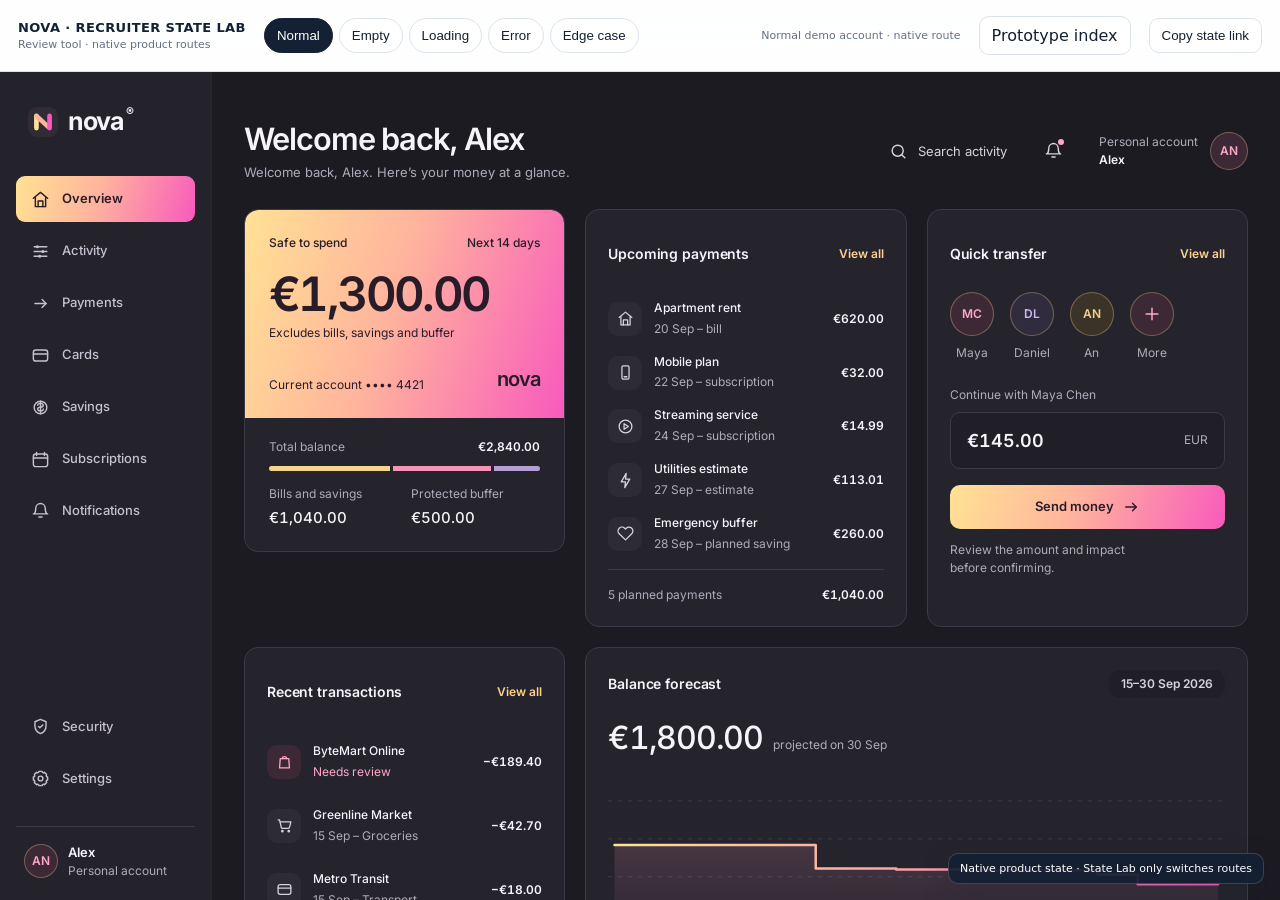
<file: recruiter-state-lab.html>
<!doctype html>
<html lang="en">
<head>
  <meta charset="utf-8">
  <meta name="viewport" content="width=device-width,initial-scale=1,viewport-fit=cover">
  <meta name="robots" content="noindex,follow">
  <title>Nova — Recruiter State Lab</title>
  <style>
    :root{color-scheme:light;--ink:#142033;--muted:#657085;--line:#dbe2ec;--surface:rgba(255,255,255,.92);--bg:#eef3f9}
    *{box-sizing:border-box}html,body{height:100%;margin:0}body{font-family:Inter,ui-sans-serif,system-ui,-apple-system,BlinkMacSystemFont,"Segoe UI",sans-serif;background:var(--bg);color:var(--ink);overflow:hidden}
    .labbar{height:72px;display:flex;align-items:center;gap:18px;padding:10px 18px;border-bottom:1px solid var(--line);background:var(--surface);backdrop-filter:blur(18px);position:relative;z-index:10}
    .labbrand{min-width:210px}.labbrand strong{display:block;font-size:13px;letter-spacing:.03em}.labbrand span{display:block;color:var(--muted);font-size:11px;margin-top:3px}
    .states{display:flex;gap:6px;flex:1;overflow-x:auto}.state-btn,.utility{appearance:none;border:1px solid var(--line);background:#fff;color:var(--ink);border-radius:999px;padding:9px 12px;font:600 12px/1 inherit;cursor:pointer;white-space:nowrap}.state-btn:hover,.utility:hover{border-color:#aab8cc}.state-btn[aria-pressed="true"]{background:var(--ink);border-color:var(--ink);color:#fff}.utility{border-radius:10px;text-decoration:none}
    .labstatus{font-size:11px;color:var(--muted);min-width:220px;text-align:right}.frame-wrap{height:calc(100% - 72px);position:relative}.frame{width:100%;height:100%;border:0;background:white;display:block}
    .corner-note{position:absolute;right:16px;bottom:16px;z-index:5;background:rgba(20,32,51,.92);color:#fff;border:1px solid rgba(255,255,255,.16);padding:8px 11px;border-radius:10px;font-size:11px;box-shadow:0 10px 30px rgba(20,32,51,.18);pointer-events:none}
    @media(max-width:820px){.labbar{height:auto;min-height:72px;flex-wrap:wrap;gap:8px;padding:9px 10px}.labbrand{min-width:145px}.labstatus{display:none}.states{order:3;flex-basis:100%}.frame-wrap{height:calc(100% - 116px)}.state-btn{padding:8px 10px}}
  </style>
</head>
<body>
  <header class="labbar">
    <div class="labbrand"><strong>NOVA · RECRUITER STATE LAB</strong><span>Review tool · native product routes</span></div>
    <div class="states" role="group" aria-label="Choose prototype state">
      <button class="state-btn" data-state="normal" aria-pressed="false">Normal</button>
      <button class="state-btn" data-state="empty" aria-pressed="false">Empty</button>
      <button class="state-btn" data-state="loading" aria-pressed="false">Loading</button>
      <button class="state-btn" data-state="error" aria-pressed="false">Error</button>
      <button class="state-btn" data-state="edge" aria-pressed="false">Edge case</button>
    </div>
    <div class="labstatus" id="labStatus">Ready</div>
    <a class="utility" href="prototype.html">Prototype index</a>
    <button class="utility" id="copyLink" type="button">Copy state link</button>
  </header>
  <div class="frame-wrap">
    <iframe class="frame" id="productFrame" title="Nova interactive prototype"></iframe>
    <div class="corner-note">Native product state · State Lab only switches routes</div>
  </div>
<script>
(() => {
  'use strict';
  const frame = document.getElementById('productFrame');
  const status = document.getElementById('labStatus');
  const buttons = [...document.querySelectorAll('[data-state]')];
  const routes = {
    normal: 'app.html?screen=home&lab=1',
    empty: 'app.html?screen=home&state=empty&pin=1&lab=1',
    loading: 'app.html?screen=home&state=loading&pin=1&lab=1',
    error: 'app.html?screen=error&lab=1',
    edge: 'app.html?screen=home&state=edge&pin=1&lab=1'
  };

  function describe(state) {
    return ({
      normal: 'Normal demo account · native route',
      empty: 'No linked accounts · native first-use state',
      loading: 'Money Horizon recalculation · native loading state',
      error: 'Transfer revalidation failure · native recovery screen',
      edge: 'Overcommitted · native negative safe-to-spend state'
    }[state] || state);
  }

  function setButtons(state) {
    buttons.forEach((button) => button.setAttribute('aria-pressed', String(button.dataset.state === state)));
  }

  function setState(next, updateUrl = true) {
    if (!routes[next]) next = 'normal';
    setButtons(next);
    status.textContent = describe(next);
    if (updateUrl) {
      const url = new URL(location.href);
      url.searchParams.set('state', next);
      history.replaceState({}, '', url);
    }
    frame.src = routes[next];
  }

  buttons.forEach((button) => button.addEventListener('click', () => setState(button.dataset.state)));
  document.getElementById('copyLink').addEventListener('click', async () => {
    try {
      await navigator.clipboard.writeText(location.href);
      status.textContent = 'State Lab link copied';
    } catch {
      status.textContent = 'Copy unavailable · use address bar';
    }
  });

  const initial = new URL(location.href).searchParams.get('state') || 'normal';
  setState(initial, false);
})();
</script>
</body>
</html>
</file>
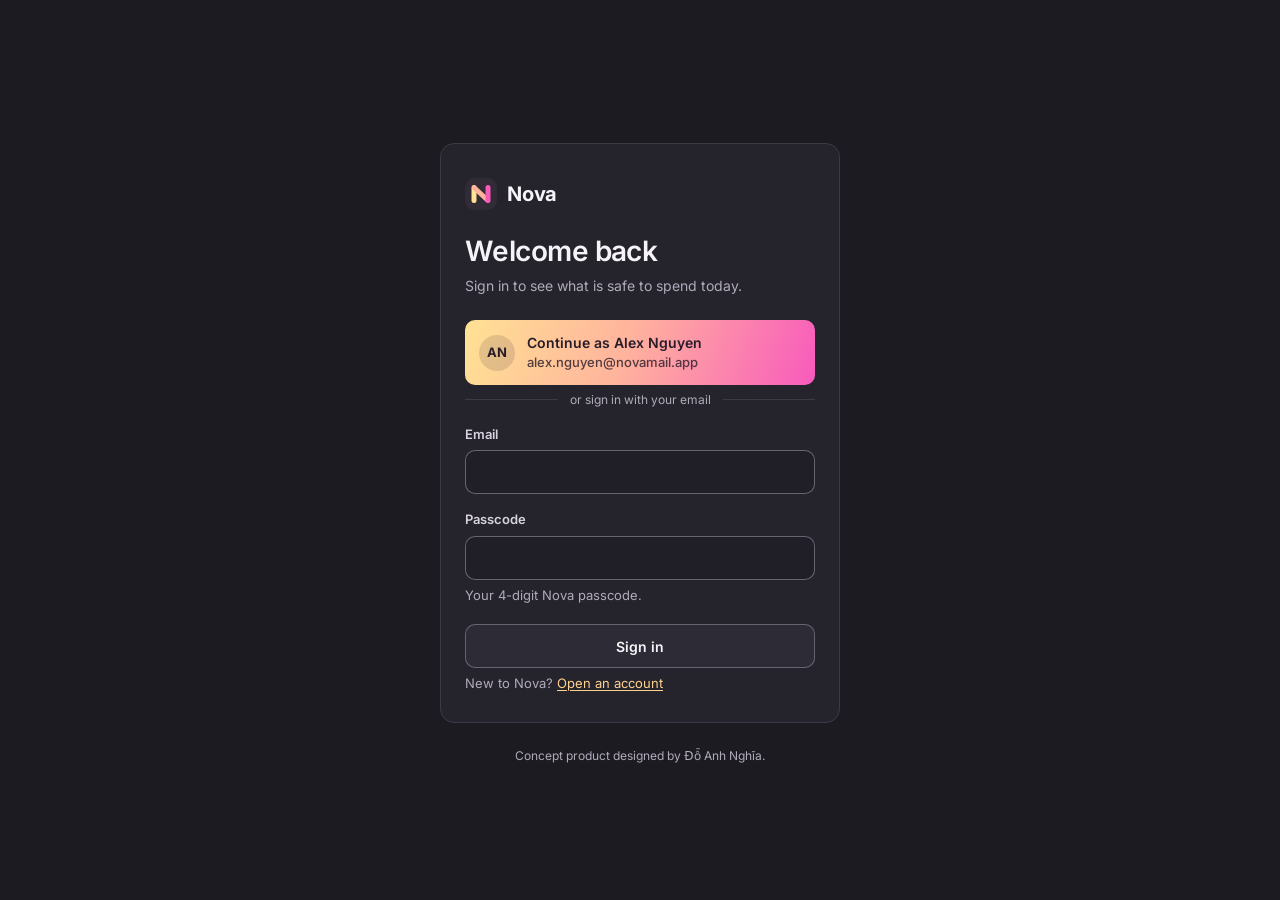
<file: signin.html>
<!doctype html>
<html lang="en">
<head>
  <meta charset="utf-8">
  <meta name="viewport" content="width=device-width, initial-scale=1, viewport-fit=cover">
  <meta name="theme-color" content="#1c1b22">
  <meta name="description" content="Sign in to Nova personal banking.">
  <title>Sign in — Nova</title>
  <link rel="icon" href="assets/nova-mark.svg" type="image/svg+xml">
  <link rel="stylesheet" href="assets/nova-current.css?v=charcoal-2">
  <style>
    .signin-page{min-height:100vh;display:flex;flex-direction:column;align-items:center;justify-content:center;padding:32px 16px 16px}
    .signin-card{width:100%;max-width:400px;background:var(--surface);border:1px solid var(--hairline);border-radius:var(--r-card);padding:28px 24px}
    .signin-brand{display:flex;align-items:center;gap:10px;margin-bottom:24px;color:var(--ink);font-size:var(--t-lg);font-weight:700;letter-spacing:-.01em}.signin-brand img{width:32px;height:32px;border-radius:8px}
    .signin-card h1{font-size:var(--t-xl)}
    .signin-card > p{margin-top:6px}
    .signin-continue{display:flex;align-items:center;gap:12px;width:100%;margin-top:24px;padding:12px 14px;border:0;border-radius:var(--r-inner);background:var(--gradient);color:var(--gradient-ink);font-weight:600;text-align:left;min-height:56px}
    .signin-continue:hover{filter:brightness(1.06)}
    .signin-continue:focus-visible,.signin-submit:focus-visible{outline:2px solid var(--focus);outline-offset:3px}
    .signin-avatar{display:grid;place-items:center;width:36px;height:36px;border-radius:50%;background:#291c2922;font-size:var(--t-sm);font-weight:700;flex:none}
    .signin-continue small{display:block;font-weight:500;opacity:.8}
    .signin-divider{display:flex;align-items:center;gap:12px;margin:24px 0 4px;color:var(--ink-3);font-size:var(--t-xs)}
    .signin-divider::before,.signin-divider::after{content:"";flex:1;height:1px;background:var(--hairline)}
    .signin-card .input{min-height:44px;padding:0 12px;border:0;border-radius:var(--r-inner);background:var(--fill);box-shadow:inset 0 0 0 1px var(--hairline-strong)}
    .signin-card label{font-weight:600;color:var(--ink-2);font-size:var(--t-sm)}
    .signin-submit{width:100%;margin-top:20px;min-height:44px;border:0;border-radius:var(--r-inner);background:var(--surface-2);color:var(--ink);font-weight:600;box-shadow:inset 0 0 0 1px var(--hairline-strong)}
    .signin-submit:hover{background:var(--fill-strong)}
    .signin-alert{margin-top:16px;padding:10px 12px;border-radius:var(--r-inner);background:var(--risk-soft);color:var(--risk-ink);font-size:var(--t-sm)}
    .signin-help{margin-top:16px;font-size:var(--t-sm)}
    .signin-help a{text-decoration:underline;text-underline-offset:2px}
    .nova-credit{padding:24px 16px 8px;text-align:center}
    .nova-credit p{font-size:var(--t-xs);color:var(--ink-3)}
  </style>
</head>
<body class="product-body">
  <main id="main" class="signin-page" tabindex="-1">
    <section class="signin-card" aria-labelledby="signin-title">
      <p class="signin-brand"><img src="assets/nova-mark.svg" alt="" width="32" height="32"><span>Nova</span></p>
      <h1 id="signin-title">Welcome back</h1>
      <p>Sign in to see what is safe to spend today.</p>
      <button type="button" class="signin-continue" data-signin-continue>
        <span class="signin-avatar" aria-hidden="true" data-signin-initials>AN</span>
        <span>Continue as <span data-signin-name>Alex Nguyen</span><small data-signin-email>alex.nguyen@novamail.app</small></span>
      </button>
      <p class="signin-divider">or sign in with your email</p>
      <form data-signin-form novalidate>
        <div class="field">
          <label for="signin-email">Email</label>
          <input class="input" id="signin-email" name="email" type="email" autocomplete="username" aria-describedby="signin-email-error">
          <span class="field-error" id="signin-email-error" hidden></span>
        </div>
        <div class="field">
          <label for="signin-passcode">Passcode</label>
          <input class="input" id="signin-passcode" name="passcode" type="password" inputmode="numeric" maxlength="4" autocomplete="current-password" aria-describedby="signin-passcode-hint signin-passcode-error">
          <span class="field-hint" id="signin-passcode-hint">Your 4-digit Nova passcode.</span>
          <span class="field-error" id="signin-passcode-error" hidden></span>
        </div>
        <div class="signin-alert" role="alert" data-signin-alert hidden></div>
        <button type="submit" class="signin-submit">Sign in</button>
      </form>
      <p class="signin-help">New to Nova? <a href="app.html?screen=onboarding">Open an account</a></p>
    </section>
    <footer class="nova-credit" data-nova-credit><p>Concept product designed by Đỗ Anh Nghĩa.</p></footer>
  </main>
  <script src="assets/nova-demo-data.js"></script>
  <script src="assets/nova-store.js"></script>
  <script>
    (() => {
      'use strict';
      const PASSCODE = '2468';
      const profile = window.NovaStore ? window.NovaStore.get('profile') : { name: 'Alex Nguyen', email: 'alex.nguyen@novamail.app' };
      const initials = profile.name.trim().split(/\s+/).slice(0, 2).map((part) => part[0] || '').join('').toUpperCase();
      document.querySelector('[data-signin-name]').textContent = profile.name;
      document.querySelector('[data-signin-email]').textContent = profile.email;
      document.querySelector('[data-signin-initials]').textContent = initials;
      if (window.NovaDemoMode === true) document.querySelector('#signin-passcode-hint').innerHTML = 'Demo passcode: <strong>2468</strong>';

      function enter() {
        try { sessionStorage.removeItem('nova_signed_out'); } catch {}
        location.href = 'app.html?screen=home';
      }
      document.querySelector('[data-signin-continue]').addEventListener('click', enter);

      const form = document.querySelector('[data-signin-form]');
      const alert = form.querySelector('[data-signin-alert]');
      const fieldError = (name, message) => {
        const input = form.querySelector(`#signin-${name}`);
        const error = form.querySelector(`#signin-${name}-error`);
        input.setAttribute('aria-invalid', message ? 'true' : 'false');
        error.textContent = message; error.hidden = !message;
        return !message;
      };
      form.addEventListener('submit', (event) => {
        event.preventDefault();
        alert.hidden = true;
        const email = form.email.value.trim();
        const passcode = form.passcode.value.trim();
        const emailOk = fieldError('email', !email ? 'Enter your email address.' : /^[^\s@]+@[^\s@]+\.[^\s@]{2,}$/.test(email) ? '' : 'Enter an email like name@novamail.app.');
        const passOk = fieldError('passcode', !passcode ? 'Enter your passcode.' : /^\d{4}$/.test(passcode) ? '' : 'Use exactly 4 numbers.');
        if (!emailOk || !passOk) { form.querySelector('[aria-invalid="true"]').focus(); return; }
        if (email.toLowerCase() !== profile.email.toLowerCase() || passcode !== PASSCODE) {
          alert.textContent = 'That email and passcode don’t match. Check them and try again.';
          alert.hidden = false;
          form.passcode.value = '';
          form.passcode.focus();
          return;
        }
        enter();
      });
    })();
  </script>
</body>
</html>
</file>
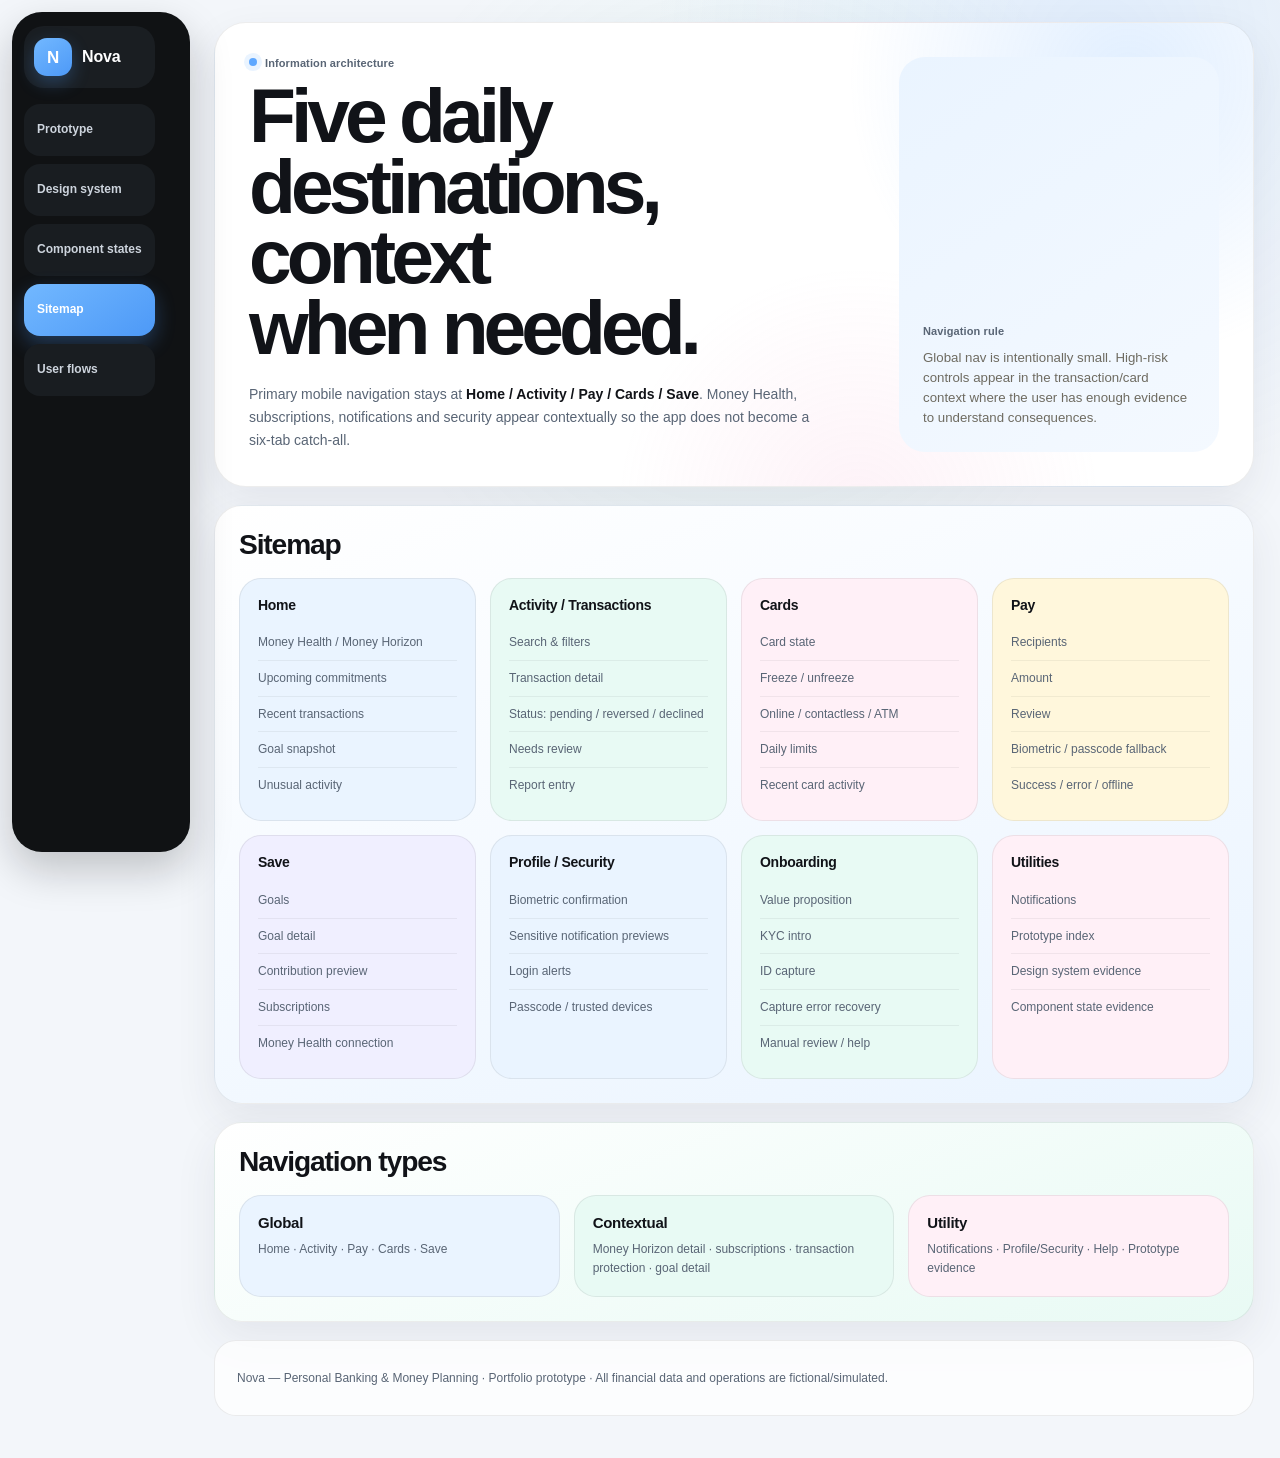
<file: sitemap.html>
<!doctype html>
<html lang="en"><head><meta charset="utf-8"><meta name="viewport" content="width=device-width,initial-scale=1"><meta name="description" content="Nova portfolio evidence — Sitemap."><title>Nova — Sitemap</title><link rel="icon" href="assets/favicon.svg" type="image/svg+xml"><link rel="stylesheet" href="assets/nova.css"><link rel="stylesheet" href="assets/accessibility.css"><link rel="stylesheet" href="assets/ledger.css"><link rel="stylesheet" href="assets/nova-evidence-ios.css">
</head>
<body class="evidence-body"><a class="skip-link" href="#main">Skip to main content</a><div class="evidence-shell"><header class="evidence-nav"><a class="brand" href="prototype.html"><span class="brand-mark" aria-hidden="true">N</span><span>Nova</span></a><nav class="evidence-nav-links" aria-label="Portfolio evidence"><a href="prototype.html">Prototype</a><a href="design-system.html">Design system</a><a href="component-states.html">Component states</a><a href="sitemap.html" aria-current="page">Sitemap</a><a href="user-flows.html">User flows</a></nav></header><main id="main" tabindex="-1">
<section class="evidence-hero"><div><p class="evidence-kicker">Information architecture</p><h1>Five daily destinations, context when needed.</h1><p>Primary mobile navigation stays at <strong>Home / Activity / Pay / Cards / Save</strong>. Money Health, subscriptions, notifications and security appear contextually so the app does not become a six-tab catch-all.</p></div><aside class="specimen"><p class="eyebrow">Navigation rule</p><p>Global nav is intentionally small. High-risk controls appear in the transaction/card context where the user has enough evidence to understand consequences.</p></aside></section>
<section class="evidence-section"><h2>Sitemap</h2><div class="sitemap-grid">
<div class="site-node"><strong>Home</strong><ul><li>Money Health / Money Horizon</li><li>Upcoming commitments</li><li>Recent transactions</li><li>Goal snapshot</li><li>Unusual activity</li></ul></div>
<div class="site-node"><strong>Activity / Transactions</strong><ul><li>Search & filters</li><li>Transaction detail</li><li>Status: pending / reversed / declined</li><li>Needs review</li><li>Report entry</li></ul></div>
<div class="site-node"><strong>Cards</strong><ul><li>Card state</li><li>Freeze / unfreeze</li><li>Online / contactless / ATM</li><li>Daily limits</li><li>Recent card activity</li></ul></div>
<div class="site-node"><strong>Pay</strong><ul><li>Recipients</li><li>Amount</li><li>Review</li><li>Biometric / passcode fallback</li><li>Success / error / offline</li></ul></div>
<div class="site-node"><strong>Save</strong><ul><li>Goals</li><li>Goal detail</li><li>Contribution preview</li><li>Subscriptions</li><li>Money Health connection</li></ul></div>
<div class="site-node"><strong>Profile / Security</strong><ul><li>Biometric confirmation</li><li>Sensitive notification previews</li><li>Login alerts</li><li>Passcode / trusted devices</li></ul></div>
<div class="site-node"><strong>Onboarding</strong><ul><li>Value proposition</li><li>KYC intro</li><li>ID capture</li><li>Capture error recovery</li><li>Manual review / help</li></ul></div>
<div class="site-node"><strong>Utilities</strong><ul><li>Notifications</li><li>Prototype index</li><li>Design system evidence</li><li>Component state evidence</li></ul></div>
</div></section>
<section class="evidence-section"><h2>Navigation types</h2><div class="evidence-grid three"><div class="specimen"><h3>Global</h3><p>Home · Activity · Pay · Cards · Save</p></div><div class="specimen"><h3>Contextual</h3><p>Money Horizon detail · subscriptions · transaction protection · goal detail</p></div><div class="specimen"><h3>Utility</h3><p>Notifications · Profile/Security · Help · Prototype evidence</p></div></div></section>
</main><footer class="evidence-section"><p class="meta">Nova — Personal Banking & Money Planning · Portfolio prototype · All financial data and operations are fictional/simulated.</p></footer></div></body></html>
</file>
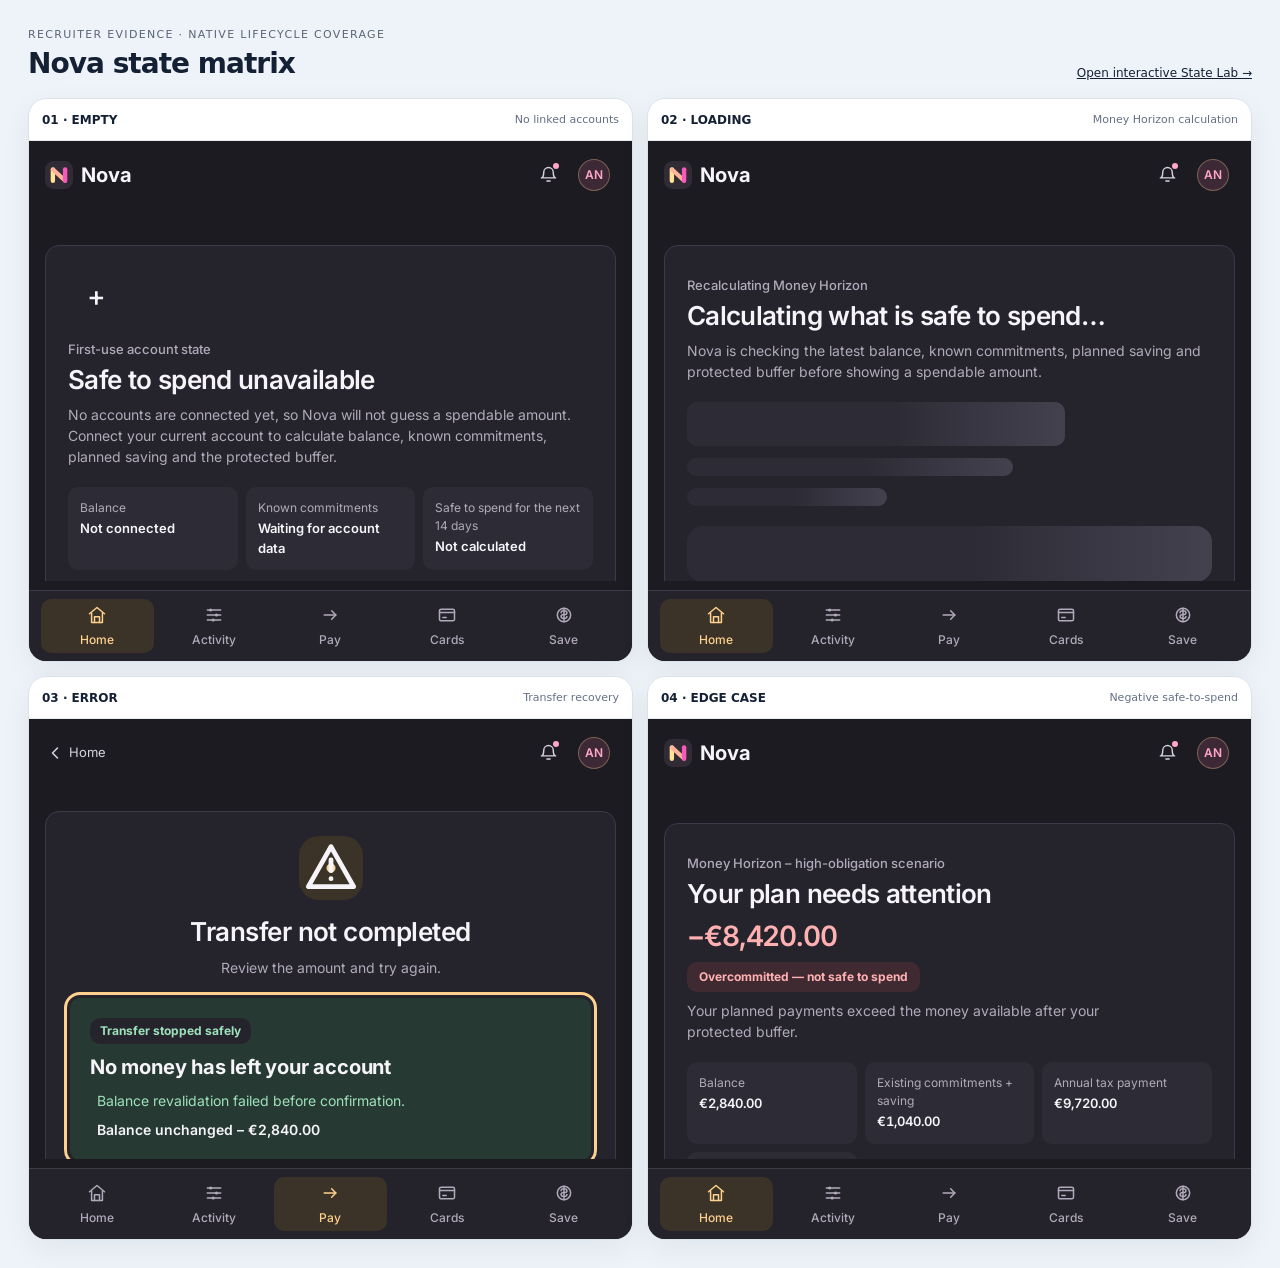
<file: state-matrix.html>
<!doctype html>
<html lang="en">
<head>
  <meta charset="utf-8">
  <meta name="viewport" content="width=device-width,initial-scale=1">
  <meta name="robots" content="noindex,follow">
  <title>Nova — Product State Matrix</title>
  <style>
    *{box-sizing:border-box}html,body{margin:0;background:#eef3f9;color:#142033;font-family:Inter,ui-sans-serif,system-ui,-apple-system,BlinkMacSystemFont,"Segoe UI",sans-serif}body{padding:28px}.head{display:flex;justify-content:space-between;gap:24px;align-items:end;margin-bottom:18px}.head p{margin:0 0 6px;color:#596576;font-size:11px;text-transform:uppercase;letter-spacing:.12em}.head h1{margin:0;font-size:28px;letter-spacing:-.035em}.head a{color:#142033;font-size:12px}.grid{display:grid;grid-template-columns:1fr 1fr;gap:14px}.tile{min-width:0;background:white;border:1px solid #dbe2ec;border-radius:18px;overflow:hidden;box-shadow:0 10px 30px rgba(20,32,51,.06)}.tile-head{height:42px;display:flex;align-items:center;justify-content:space-between;padding:0 13px;border-bottom:1px solid #e5eaf1;font-size:11px}.tile-head strong{font-size:12px}.tile-head span{color:#657085}.viewport{height:520px}.viewport iframe{width:100%;height:100%;border:0;display:block;background:#fff}@media(max-width:1000px){body{padding:16px}.grid{grid-template-columns:1fr}.viewport{height:560px}}@media(max-width:600px){.head{display:block}.head a{display:inline-block;margin-top:10px}.viewport{height:620px}}
  </style>
</head>
<body>
  <header class="head"><div><p>Recruiter evidence · native lifecycle coverage</p><h1>Nova state matrix</h1></div><a href="recruiter-state-lab.html?state=normal">Open interactive State Lab →</a></header>
  <main class="grid">
    <section class="tile"><div class="tile-head"><strong>01 · EMPTY</strong><span>No linked accounts</span></div><div class="viewport"><iframe data-state="empty" title="Nova empty state" src="app.html?screen=home&state=empty&pin=1&lab=1"></iframe></div></section>
    <section class="tile"><div class="tile-head"><strong>02 · LOADING</strong><span>Money Horizon calculation</span></div><div class="viewport"><iframe data-state="loading" title="Nova loading state" src="app.html?screen=home&state=loading&pin=1&lab=1"></iframe></div></section>
    <section class="tile"><div class="tile-head"><strong>03 · ERROR</strong><span>Transfer recovery</span></div><div class="viewport"><iframe data-state="error" title="Nova error state" src="app.html?screen=error&lab=1"></iframe></div></section>
    <section class="tile"><div class="tile-head"><strong>04 · EDGE CASE</strong><span>Negative safe-to-spend</span></div><div class="viewport"><iframe data-state="edge" title="Nova edge-case state" src="app.html?screen=home&state=edge&pin=1&lab=1"></iframe></div></section>
  </main>
<script>
  function focusState(frame) {
    const focus = () => {
      try {
        const doc = frame.contentDocument;
        const target = doc?.querySelector(`[data-native-product-state="${frame.dataset.state}"]`);
        if (target) {
          target.scrollIntoView({block:'start'});
          frame.contentWindow.scrollBy(0,-18);
        }
      } catch {}
    };
    frame.addEventListener('load', () => setTimeout(focus, 250), { once: true });
    setTimeout(focus, 600);
  }
  document.querySelectorAll('iframe[data-state]').forEach(focusState);
</script>
</body>
</html>
</file>
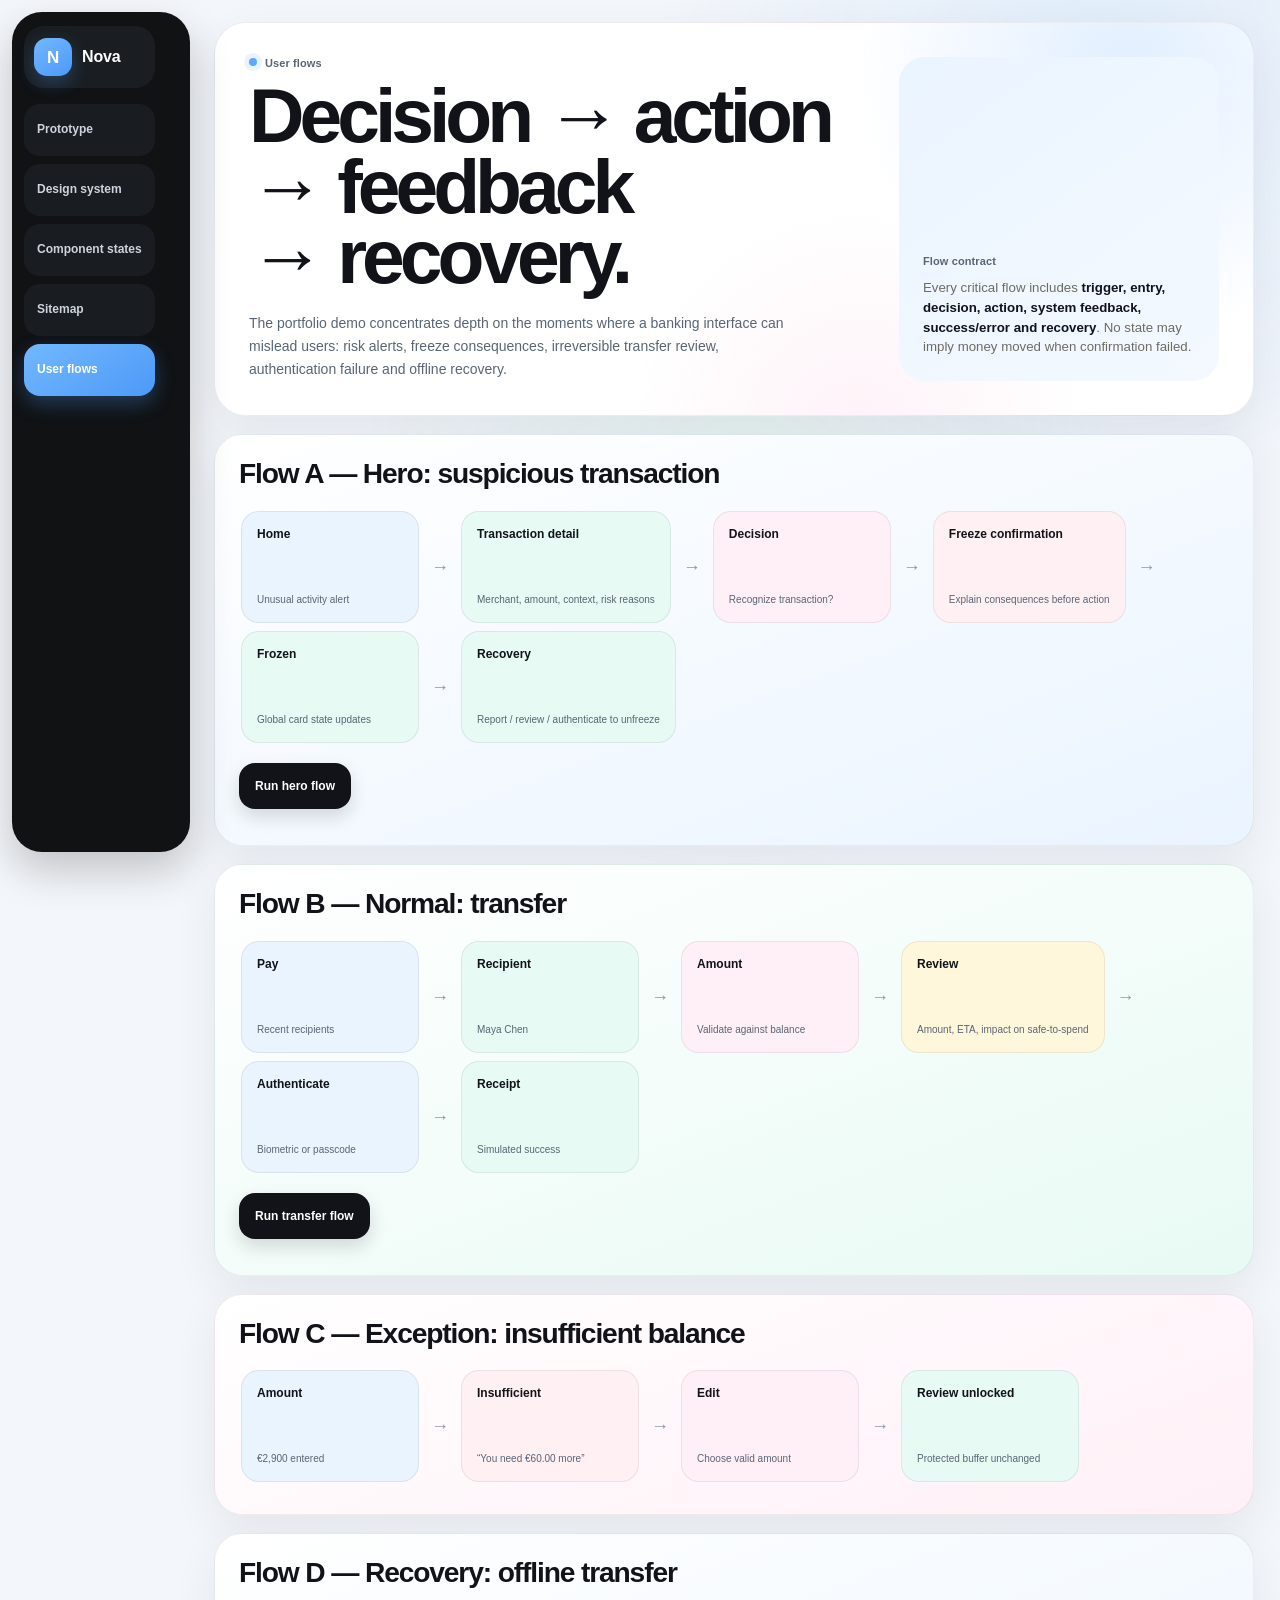
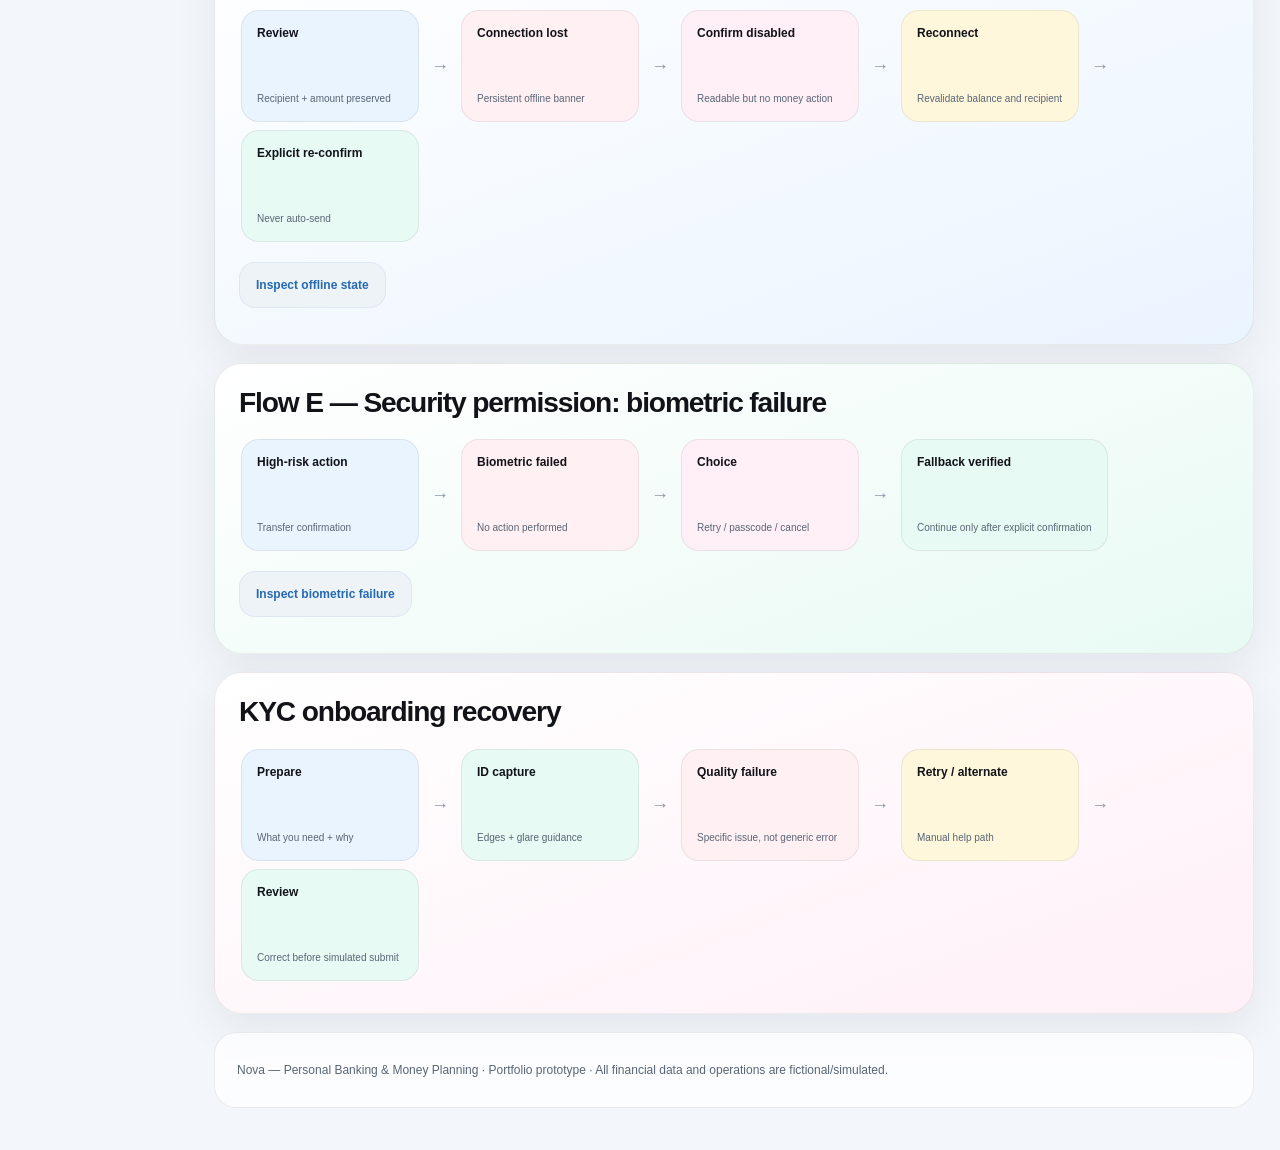
<file: user-flows.html>
<!doctype html>
<html lang="en"><head><meta charset="utf-8"><meta name="viewport" content="width=device-width,initial-scale=1"><meta name="description" content="Nova portfolio evidence — User Flows."><title>Nova — User Flows</title><link rel="icon" href="assets/favicon.svg" type="image/svg+xml"><link rel="stylesheet" href="assets/nova.css"><link rel="stylesheet" href="assets/accessibility.css"><link rel="stylesheet" href="assets/ledger.css"><link rel="stylesheet" href="assets/nova-evidence-ios.css">
</head>
<body class="evidence-body"><a class="skip-link" href="#main">Skip to main content</a><div class="evidence-shell"><header class="evidence-nav"><a class="brand" href="prototype.html"><span class="brand-mark" aria-hidden="true">N</span><span>Nova</span></a><nav class="evidence-nav-links" aria-label="Portfolio evidence"><a href="prototype.html">Prototype</a><a href="design-system.html">Design system</a><a href="component-states.html">Component states</a><a href="sitemap.html">Sitemap</a><a href="user-flows.html" aria-current="page">User flows</a></nav></header><main id="main" tabindex="-1">
<section class="evidence-hero"><div><p class="evidence-kicker">User flows</p><h1>Decision → action → feedback → recovery.</h1><p>The portfolio demo concentrates depth on the moments where a banking interface can mislead users: risk alerts, freeze consequences, irreversible transfer review, authentication failure and offline recovery.</p></div><aside class="specimen"><p class="eyebrow">Flow contract</p><p>Every critical flow includes <strong>trigger, entry, decision, action, system feedback, success/error and recovery</strong>. No state may imply money moved when confirmation failed.</p></aside></section>
<section class="evidence-section"><h2>Flow A — Hero: suspicious transaction</h2><div class="flow-track"><div class="flow-node"><strong>Home</strong><span>Unusual activity alert</span></div><span class="flow-arrow">→</span><div class="flow-node"><strong>Transaction detail</strong><span>Merchant, amount, context, risk reasons</span></div><span class="flow-arrow">→</span><div class="flow-node"><strong>Decision</strong><span>Recognize transaction?</span></div><span class="flow-arrow">→</span><div class="flow-node error"><strong>Freeze confirmation</strong><span>Explain consequences before action</span></div><span class="flow-arrow">→</span><div class="flow-node success"><strong>Frozen</strong><span>Global card state updates</span></div><span class="flow-arrow">→</span><div class="flow-node"><strong>Recovery</strong><span>Report / review / authenticate to unfreeze</span></div></div><p><a class="btn btn-primary" href="app.html?screen=transaction-detail">Run hero flow</a></p></section>
<section class="evidence-section"><h2>Flow B — Normal: transfer</h2><div class="flow-track"><div class="flow-node"><strong>Pay</strong><span>Recent recipients</span></div><span class="flow-arrow">→</span><div class="flow-node"><strong>Recipient</strong><span>Maya Chen</span></div><span class="flow-arrow">→</span><div class="flow-node"><strong>Amount</strong><span>Validate against balance</span></div><span class="flow-arrow">→</span><div class="flow-node"><strong>Review</strong><span>Amount, ETA, impact on safe-to-spend</span></div><span class="flow-arrow">→</span><div class="flow-node"><strong>Authenticate</strong><span>Biometric or passcode</span></div><span class="flow-arrow">→</span><div class="flow-node success"><strong>Receipt</strong><span>Simulated success</span></div></div><p><a class="btn btn-primary" href="app.html?screen=transfer-recipient">Run transfer flow</a></p></section>
<section class="evidence-section"><h2>Flow C — Exception: insufficient balance</h2><div class="flow-track"><div class="flow-node"><strong>Amount</strong><span>€2,900 entered</span></div><span class="flow-arrow">→</span><div class="flow-node error"><strong>Insufficient</strong><span>“You need €60.00 more”</span></div><span class="flow-arrow">→</span><div class="flow-node"><strong>Edit</strong><span>Choose valid amount</span></div><span class="flow-arrow">→</span><div class="flow-node success"><strong>Review unlocked</strong><span>Protected buffer unchanged</span></div></div></section>
<section class="evidence-section"><h2>Flow D — Recovery: offline transfer</h2><div class="flow-track"><div class="flow-node"><strong>Review</strong><span>Recipient + amount preserved</span></div><span class="flow-arrow">→</span><div class="flow-node error"><strong>Connection lost</strong><span>Persistent offline banner</span></div><span class="flow-arrow">→</span><div class="flow-node"><strong>Confirm disabled</strong><span>Readable but no money action</span></div><span class="flow-arrow">→</span><div class="flow-node"><strong>Reconnect</strong><span>Revalidate balance and recipient</span></div><span class="flow-arrow">→</span><div class="flow-node success"><strong>Explicit re-confirm</strong><span>Never auto-send</span></div></div><p><a class="btn btn-secondary" href="app.html?screen=offline">Inspect offline state</a></p></section>
<section class="evidence-section"><h2>Flow E — Security permission: biometric failure</h2><div class="flow-track"><div class="flow-node"><strong>High-risk action</strong><span>Transfer confirmation</span></div><span class="flow-arrow">→</span><div class="flow-node error"><strong>Biometric failed</strong><span>No action performed</span></div><span class="flow-arrow">→</span><div class="flow-node"><strong>Choice</strong><span>Retry / passcode / cancel</span></div><span class="flow-arrow">→</span><div class="flow-node success"><strong>Fallback verified</strong><span>Continue only after explicit confirmation</span></div></div><p><a class="btn btn-secondary" href="app.html?screen=biometric-failed">Inspect biometric failure</a></p></section>
<section class="evidence-section"><h2>KYC onboarding recovery</h2><div class="flow-track"><div class="flow-node"><strong>Prepare</strong><span>What you need + why</span></div><span class="flow-arrow">→</span><div class="flow-node"><strong>ID capture</strong><span>Edges + glare guidance</span></div><span class="flow-arrow">→</span><div class="flow-node error"><strong>Quality failure</strong><span>Specific issue, not generic error</span></div><span class="flow-arrow">→</span><div class="flow-node"><strong>Retry / alternate</strong><span>Manual help path</span></div><span class="flow-arrow">→</span><div class="flow-node success"><strong>Review</strong><span>Correct before simulated submit</span></div></div></section>
</main><footer class="evidence-section"><p class="meta">Nova — Personal Banking & Money Planning · Portfolio prototype · All financial data and operations are fictional/simulated.</p></footer></div></body></html>
</file>
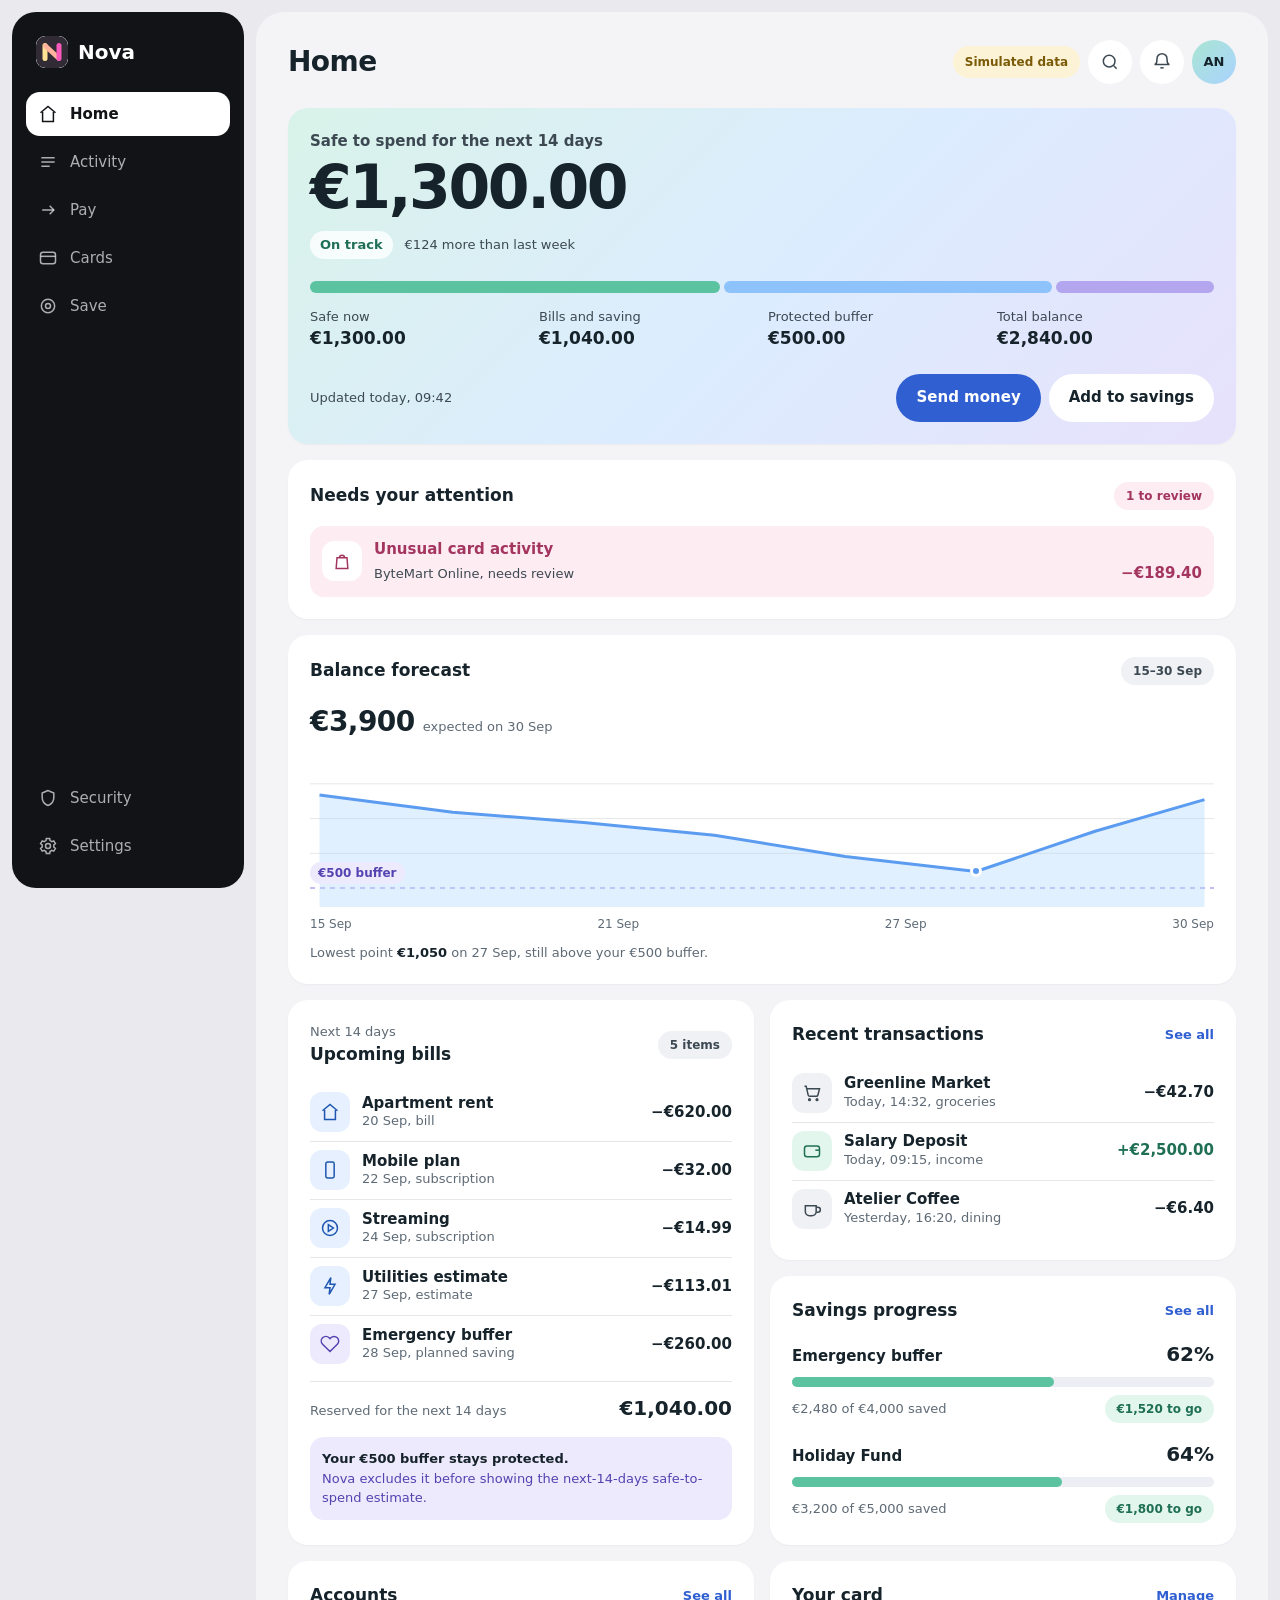
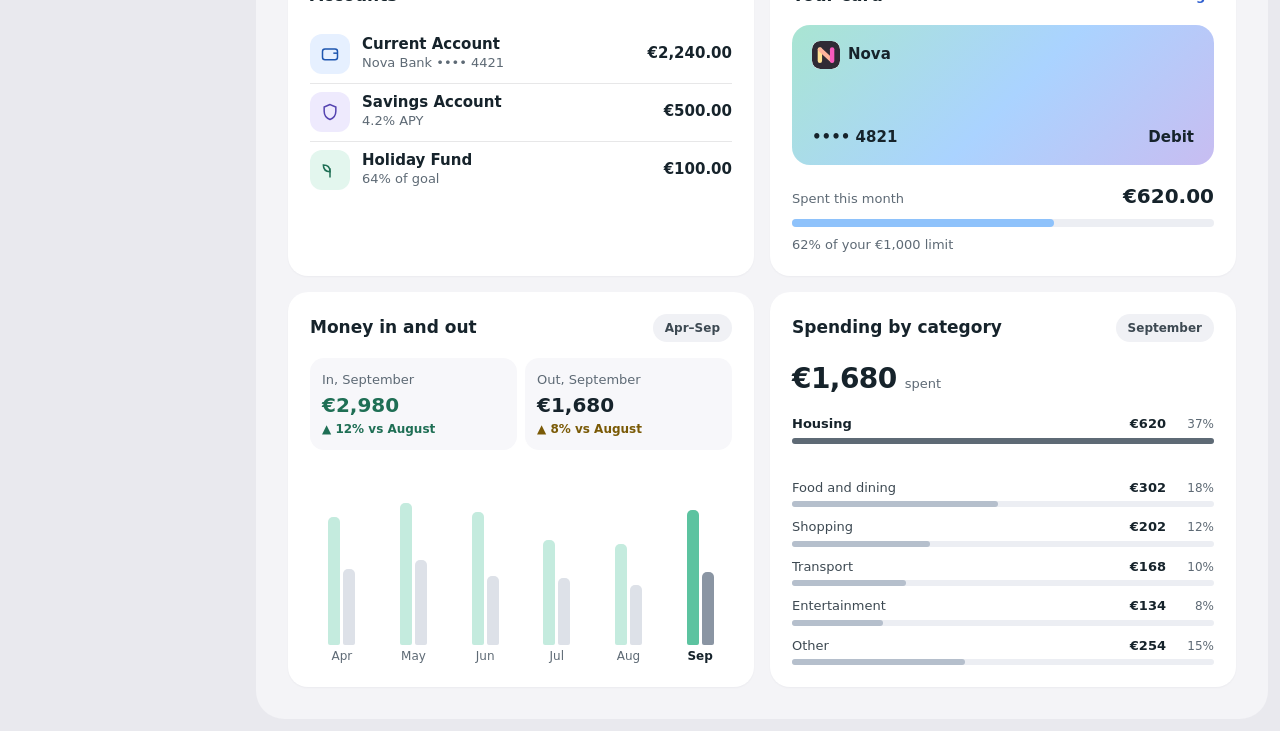
<file: docs/redesign/directions-2026-11-02/home.html>
<!doctype html>
<html lang="en">
<head>
<meta charset="utf-8">
<meta name="viewport" content="width=device-width, initial-scale=1">
<title>Nova Home directions</title>
<style>
:root{
  --ink:#16232b;--ink-2:#3d4952;--ink-3:#5e6a75;--hair:rgba(60,60,67,.12);
  --mint:#a9e5d2;--mint-soft:#e3f6ee;--mint-ink:#1f6f55;--mint-mark:#5cc3a0;
  --sky:#aad3ff;--sky-soft:#e6f0ff;--sky-ink:#1e56b0;
  --lav:#c8bdf1;--lav-soft:#eeeafd;--lav-ink:#5443b0;
  --peach-soft:#fdecf2;--peach-ink:#a3355f;--butter-ink:#7a5a06;
  --accent:#2f5fd0;--side:#111317;--side-2:#1c1f25;
  --font:-apple-system,BlinkMacSystemFont,"SF Pro Text","Inter",system-ui,"Segoe UI",sans-serif;
  --r-frame:28px;--r-card:20px;--r-inner:14px;
}
*{box-sizing:border-box}
html,body{margin:0}
body{font:15px/1.5 var(--font);color:var(--ink);background:#e9e9ee;-webkit-font-smoothing:antialiased}
h1,h2,h3,p{margin:0}
a{color:inherit;text-decoration:none}
ol,ul{margin:0;padding:0;list-style:none}
b,strong{font-weight:600;font-variant-numeric:tabular-nums}
svg{display:block}

/* ---------- Shell: black fixed sidebar + one content rectangle ---------- */
.side{position:fixed;inset:12px auto 12px 12px;width:232px;display:flex;flex-direction:column;padding:20px 14px;border-radius:24px;background:var(--side);color:#fff}
.brand{display:flex;align-items:center;gap:10px;padding:4px 10px 24px;font-size:20px;font-weight:700}
.brand img{width:32px;height:32px;border-radius:9px;background:#fff}
.nav{display:flex;flex-direction:column;gap:4px}
.nav a{display:flex;align-items:center;gap:12px;min-height:44px;padding:0 12px;border-radius:14px;color:rgba(255,255,255,.66);font-weight:500}
.nav a svg{width:20px;height:20px}
.nav a:hover{color:#fff;background:var(--side-2)}
.nav a.on{background:#fff;color:var(--side);font-weight:600}
.side .bottom{margin-top:auto}
.frame{margin:12px 12px 12px 256px;min-height:calc(100vh - 24px);padding:28px 32px 32px;border-radius:var(--r-frame);background:var(--frame-bg)}
.top{display:flex;align-items:center;justify-content:space-between;gap:16px;margin-bottom:24px}
.top h1{font-size:28px;letter-spacing:-.02em}
.top-actions{display:flex;align-items:center;gap:8px}
.chip-sim{display:inline-flex;align-items:center;gap:6px;min-height:32px;padding:0 12px;border-radius:999px;background:#fcf3d6;color:var(--butter-ink);font-size:12px;font-weight:600}
.icon-btn{display:grid;place-items:center;width:44px;height:44px;border-radius:50%;background:var(--btn-bg);color:var(--ink-2)}
.icon-btn svg{width:20px;height:20px}
.avatar{display:grid;place-items:center;width:44px;height:44px;border-radius:50%;background:linear-gradient(135deg,var(--mint),var(--sky));font-size:13px;font-weight:700}

/* ---------- Cards ---------- */
.grid{display:grid;gap:var(--gap);grid-template-columns:repeat(3,minmax(0,1fr));grid-template-areas:var(--areas)}
.card{min-width:0;padding:22px;border-radius:var(--r-card);background:var(--card-bg);box-shadow:var(--card-edge)}
.head{display:flex;align-items:center;justify-content:space-between;gap:12px;margin-bottom:16px}
.head h2{font-size:17px;font-weight:600}
.head small{display:block;color:var(--ink-3);font-size:13px}
.pill{display:inline-flex;align-items:center;min-height:28px;padding:0 12px;border-radius:999px;background:var(--pill-bg);color:var(--ink-2);font-size:12px;font-weight:600;white-space:nowrap}
.link{color:var(--accent);font-size:13px;font-weight:600}
.hero{grid-area:hero}.attention{grid-area:attention}.bills{grid-area:bills}.forecast{grid-area:forecast}
.txn{grid-area:txn}.accounts{grid-area:accounts}.savings{grid-area:savings}.bankcard{grid-area:card}.flow{grid-area:flow}.spending{grid-area:spending}

.hero{background:var(--hero-bg);color:var(--hero-ink)}
.hero .label{font-weight:600;color:var(--hero-ink-2)}
.hero .amount{margin-top:4px;font-size:var(--hero-size);font-weight:700;line-height:1;letter-spacing:-.04em}
.hero .status{display:flex;flex-wrap:wrap;align-items:center;gap:8px 12px;margin-top:14px;font-size:13px;color:var(--hero-ink-2)}
.hero .ok{display:inline-flex;align-items:center;min-height:28px;padding:0 10px;border-radius:999px;background:var(--ok-bg);color:var(--mint-ink);font-weight:600}
.split{display:flex;gap:4px;height:12px;margin-top:22px}
.split i{border-radius:999px}
.split .s{background:var(--mint-mark)}.split .c{background:#8ec2fb}.split .b{background:#b3a6ee}
.legend{display:grid;grid-template-columns:repeat(4,minmax(0,1fr));gap:12px;margin-top:14px}
.legend span{display:block;font-size:13px;color:var(--hero-ink-2)}
.legend strong{font-size:17px}
.hero-foot{display:flex;flex-wrap:wrap;align-items:center;justify-content:space-between;gap:12px;margin-top:22px}
.hero-foot p{font-size:13px;color:var(--hero-ink-2)}
.actions{display:flex;gap:8px}
.btn{display:inline-flex;align-items:center;gap:8px;min-height:48px;padding:0 20px;border-radius:999px;font-weight:600}
.btn svg{width:18px;height:18px}
.btn.primary{background:var(--primary-bg);color:var(--primary-ink)}
.btn.secondary{background:var(--secondary-bg);color:var(--ink)}

.alert{display:grid;grid-template-columns:40px minmax(0,1fr) auto;grid-template-areas:"i t t" "i m a";column-gap:12px;row-gap:2px;align-items:center;padding:12px;border-radius:var(--r-inner);background:var(--peach-soft)}
.alert .ic{grid-area:i;display:grid;place-items:center;width:40px;height:40px;border-radius:12px;background:#fff;color:var(--peach-ink)}
.alert .ic svg{width:20px;height:20px}
.alert strong{grid-area:t;color:var(--peach-ink)}
.alert small{grid-area:m;color:var(--ink-2);font-size:13px}
.alert b{grid-area:a;color:var(--peach-ink)}
.review{background:var(--peach-soft);color:var(--peach-ink)}

.rows{display:flex;flex-direction:column}
.row{display:flex;align-items:center;gap:12px;min-height:var(--row-h);color:var(--ink)}
.row + .row{box-shadow:inset 0 1px 0 var(--hair)}
.row .ic{flex:none;display:grid;place-items:center;width:var(--ic);height:var(--ic);border-radius:12px;background:var(--ic-bg);color:var(--ink-2)}
.row .ic svg{width:20px;height:20px}
.row .ic.sky{background:var(--sky-soft);color:var(--sky-ink)}.row .ic.mint{background:var(--mint-soft);color:var(--mint-ink)}.row .ic.lav{background:var(--lav-soft);color:var(--lav-ink)}
.row > span:not(.ic){flex:1;min-width:0}
.row strong{display:block;line-height:1.3}
.row small{display:block;color:var(--ink-3);font-size:13px;line-height:1.3}
.row b{white-space:nowrap}
.row .pos{color:var(--mint-ink)}
.total{display:flex;justify-content:space-between;align-items:baseline;margin-top:8px;padding-top:12px;box-shadow:inset 0 1px 0 var(--hair)}
.total span{font-size:13px;color:var(--ink-3)}
.total strong{font-size:20px}
.note{display:flex;gap:12px;margin-top:14px;padding:12px;border-radius:var(--r-inner);background:var(--lav-soft)}
.note strong{display:block;font-size:13px}
.note p{font-size:13px;color:var(--lav-ink)}

.fc-total{display:flex;align-items:baseline;gap:8px}
.fc-total strong{font-size:28px;letter-spacing:-.02em}
.fc-total span,.fc-low{font-size:13px;color:var(--ink-3)}
.fc-low strong{color:var(--ink)}
.fc-wrap{position:relative;margin-top:14px}
.fc-wrap svg{width:100%;height:var(--fc-h)}
.fc-wrap .grid-l{fill:none;stroke:var(--hair);vector-effect:non-scaling-stroke}
.fc-wrap .buf{fill:none;stroke:#b3a6ee;stroke-dasharray:5 5;stroke-width:1.5;vector-effect:non-scaling-stroke}
.fc-wrap .area{fill:var(--fc-area)}
.fc-wrap .line{fill:none;stroke:#5b9cf0;stroke-width:3;stroke-linejoin:round;vector-effect:non-scaling-stroke}
.fc-mark{position:absolute;left:73.7%;top:76.3%;width:12px;height:12px;margin:-6px 0 0 -6px;border:3px solid #fff;border-radius:50%;background:#5b9cf0}
.fc-buf{position:absolute;left:0;top:calc(87.4% - 26px);padding:2px 8px;border-radius:999px;background:var(--lav-soft);color:var(--lav-ink);font-size:12px;font-weight:600}
.fc-axis{display:flex;justify-content:space-between;margin:8px 0 10px;font-size:12px;color:var(--ink-3)}

.goal + .goal{margin-top:16px}
.goal-h{display:flex;justify-content:space-between;align-items:baseline}
.goal-h h3{font-size:15px}
.goal-h strong{font-size:20px}
.meter{height:10px;margin-top:8px;border-radius:999px;background:var(--track)}
.meter i{display:block;height:100%;border-radius:inherit;background:var(--mint-mark)}
.goal-f{display:flex;justify-content:space-between;align-items:center;margin-top:8px;font-size:13px;color:var(--ink-3)}
.goal-f .pill{background:var(--mint-soft);color:var(--mint-ink)}

.plastic{display:flex;flex-direction:column;justify-content:space-between;min-height:140px;padding:16px 20px;border-radius:18px;background:linear-gradient(135deg,var(--mint),var(--sky) 52%,var(--lav))}
.plastic div{display:flex;align-items:center;justify-content:space-between;font-weight:600}
.plastic img{width:28px;height:28px;border-radius:8px;background:#fff}
.spend{display:flex;justify-content:space-between;align-items:baseline;margin-top:16px}
.spend span{font-size:13px;color:var(--ink-3)}
.spend strong{font-size:20px}
.limit{height:8px;margin-top:8px;border-radius:999px;background:var(--track)}
.limit i{display:block;width:62%;height:100%;border-radius:inherit;background:#8ec2fb}
.spend-note{margin-top:8px;font-size:13px;color:var(--ink-3)}

.kpis{display:grid;grid-template-columns:1fr 1fr;gap:8px}
.kpi{padding:12px;border-radius:var(--r-inner);background:var(--kpi-bg)}
.kpi small{display:block;font-size:13px;color:var(--ink-3)}
.kpi strong{display:block;font-size:20px}
.kpi .in{color:var(--mint-ink)}
.delta{display:block;font-size:12px;font-weight:600}
.delta.good{color:var(--mint-ink)}.delta.bad{color:var(--butter-ink)}
.flow,.bankcard{display:flex;flex-direction:column}
.bars{flex:1;display:grid;grid-template-columns:repeat(6,1fr);gap:8px;min-height:120px;margin-top:18px}
.bankcard .plastic{flex:1;min-height:var(--plastic-h,140px);max-height:220px}
.bars > span{position:relative;display:flex;align-items:flex-end;justify-content:center;gap:3px;padding-bottom:20px}
.bars i,.bars b{width:12px;border-radius:5px 5px 2px 2px}
.bars i{background:#c4ebde}.bars b{background:#dde1e8}
.bars .now i{background:var(--mint-mark)}.bars .now b{background:#8a95a3}
.bars em{position:absolute;bottom:0;left:0;right:0;text-align:center;font-style:normal;font-size:12px;color:var(--ink-3)}
.bars .now em{color:var(--ink);font-weight:600}

.sp-total{display:flex;align-items:baseline;gap:8px;margin-bottom:14px}
.sp-total strong{font-size:28px;letter-spacing:-.02em}
.sp-total span{font-size:13px;color:var(--ink-3)}
.cats{display:flex;flex-direction:column;gap:10px}
.cat{display:grid;grid-template-columns:minmax(0,1fr) auto 40px;column-gap:8px;row-gap:4px;align-items:baseline;font-size:13px}
.cat span{color:var(--ink-2)}
.cat em{font-style:normal;font-size:12px;color:var(--ink-3);text-align:right}
.cat .tr{grid-column:1/-1;height:6px;border-radius:999px;background:var(--track)}
.cat .tr i{display:block;height:100%;border-radius:inherit;background:#b5bfcc}
.cat.top span{color:var(--ink);font-weight:600}.cat.top .tr i{background:#5e6a75}

/* ---------- Direction A: DNA evolution — white cards on a soft frame ---------- */
body[data-d="a"]{
  --frame-bg:#f4f4f7;--card-bg:#fff;--card-edge:0 1px 2px rgba(22,35,43,.04);--gap:16px;--pill-bg:#f0f1f5;--btn-bg:#fff;
  --hero-bg:linear-gradient(135deg,#d9f3e9 0%,#dcecff 52%,#e7e1fb 100%);--hero-ink:var(--ink);--hero-ink-2:var(--ink-2);--hero-size:60px;--ok-bg:rgba(255,255,255,.8);
  --primary-bg:var(--accent);--primary-ink:#fff;--secondary-bg:#fff;--row-h:58px;--ic:40px;--ic-bg:#f0f1f5;--fc-h:150px;
  --fc-area:rgba(170,211,255,.35);--track:#eceef3;--kpi-bg:#f7f7fa;
  --areas:"hero hero attention" "hero hero bills" "forecast forecast bills" "txn accounts savings" "card flow spending";
}
/* ---------- Direction B: colour blocks — pastel-filled cards, more air, one bold block ---------- */
body[data-d="b"]{
  --frame-bg:#fff;--card-bg:#f5f5f8;--card-edge:none;--gap:12px;--pill-bg:rgba(255,255,255,.75);--btn-bg:#f5f5f8;
  --hero-bg:var(--side);--hero-ink:#fff;--hero-ink-2:rgba(255,255,255,.7);--hero-size:72px;--ok-bg:var(--mint);
  --primary-bg:#fff;--primary-ink:var(--side);--secondary-bg:var(--side-2);--row-h:60px;--ic:40px;--ic-bg:#fff;--fc-h:170px;
  --fc-area:rgba(170,211,255,.45);--track:rgba(22,35,43,.08);--kpi-bg:rgba(255,255,255,.7);
  --areas:"hero hero attention" "hero hero bills" "forecast forecast bills" "txn accounts savings" "card flow spending";
}
body[data-d="b"] .hero .btn.secondary{color:#fff}
body[data-d="b"] .hero .legend strong{color:#fff}
body[data-d="b"] .bills,body[data-d="b"] .forecast{background:var(--sky-soft)}
body[data-d="b"] .savings{background:var(--mint-soft)}
body[data-d="b"] .accounts{background:var(--lav-soft)}
body[data-d="b"] .attention{background:var(--peach-soft)}
body[data-d="b"] .attention .alert{background:#fff}
body[data-d="b"] .note{background:#fff}
body[data-d="b"] .row + .row{box-shadow:inset 0 1px 0 rgba(22,35,43,.08)}
/* ---------- Direction C: compact ledger — hairline cards, KPI strip, pastel only in data ---------- */
body[data-d="c"]{
  --frame-bg:#fff;--card-bg:#fff;--card-edge:inset 0 0 0 1px #e7e8ee;--gap:16px;--pill-bg:#f2f3f6;--btn-bg:#f2f3f6;
  --hero-bg:#fff;--hero-ink:var(--ink);--hero-ink-2:var(--ink-3);--hero-size:52px;--ok-bg:var(--mint-soft);
  --primary-bg:var(--side);--primary-ink:#fff;--secondary-bg:#f2f3f6;--row-h:48px;--ic:32px;--ic-bg:#f2f3f6;--fc-h:130px;
  --fc-area:rgba(170,211,255,.25);--track:#eef0f4;--kpi-bg:#f7f8fa;
  --areas:"hero hero attention" "hero hero bills" "forecast forecast bills" "txn accounts savings" "card flow spending";
}
body[data-d="c"] .card{padding:18px}
body[data-d="c"] .hero{background-image:linear-gradient(90deg,var(--mint-soft),var(--sky-soft) 50%,var(--lav-soft));background-size:100% 6px;background-repeat:no-repeat;background-position:0 100%}
body[data-d="c"] .row .ic svg{width:16px;height:16px}
body[data-d="c"]{--plastic-h:110px}

@media (max-width:1399px){
  body{--areas:"hero hero" "attention attention" "forecast forecast" "bills txn" "bills savings" "accounts card" "flow spending"!important}
  .grid{grid-template-columns:repeat(2,minmax(0,1fr))}
}
/* Phone: black floating tab bar; four full panels, the rest are summary rows */
.tabbar,.summary{display:none}
@media (max-width:767px){
  .side{display:none}
  .frame{margin:8px 8px 96px;padding:20px 16px;border-radius:24px}
  .top h1{font-size:28px}.top .search,.top .bell{display:none}
  .grid{grid-template-columns:1fr}
  body{--areas:"hero" "attention" "bills" "forecast" "summary"!important;--hero-size:46px!important}
  .btn{white-space:nowrap;padding:0 14px}
  .txn,.accounts,.savings,.bankcard,.flow,.spending{display:none}
  .summary{display:block;grid-area:summary}
  .legend{grid-template-columns:1fr 1fr}
  .hero-foot{flex-direction:column-reverse;align-items:stretch}.actions .btn{flex:1;justify-content:center}
  .tabbar{position:fixed;left:12px;right:12px;bottom:12px;display:flex;justify-content:space-between;padding:8px;border-radius:999px;background:var(--side)}
  .tabbar a{display:flex;align-items:center;justify-content:center;gap:8px;min-width:48px;min-height:48px;padding:0 12px;border-radius:999px;color:rgba(255,255,255,.66)}
  .tabbar a svg{width:20px;height:20px}
  .tabbar a span{display:none}
  .tabbar a.on{background:#fff;color:var(--side);font-weight:600}
  .tabbar a.on span{display:inline;font-size:13px}
}
</style>
</head>
<body>
<script>document.body.dataset.d = new URLSearchParams(location.search).get('d') || 'a';</script>
<aside class="side" aria-label="Primary">
  <div class="brand"><img src="../../../assets/nova-mark.svg" alt="">Nova</div>
  <nav class="nav" aria-label="Sections">
    <a class="on" href="#" aria-current="page"><svg viewBox="0 0 24 24" fill="none" stroke="currentColor" stroke-width="1.8"><path d="M3 10.5 12 3l9 7.5"/><path d="M5.5 9.5V21h13V9.5"/></svg>Home</a>
    <a href="#"><svg viewBox="0 0 24 24" fill="none" stroke="currentColor" stroke-width="1.8"><path d="M4 7h16M4 12h16M4 17h10"/></svg>Activity</a>
    <a href="#"><svg viewBox="0 0 24 24" fill="none" stroke="currentColor" stroke-width="1.8"><path d="M5 12h14"/><path d="m14 7 5 5-5 5"/></svg>Pay</a>
    <a href="#"><svg viewBox="0 0 24 24" fill="none" stroke="currentColor" stroke-width="1.8"><rect x="3" y="5" width="18" height="14" rx="3"/><path d="M3 10h18"/></svg>Cards</a>
    <a href="#"><svg viewBox="0 0 24 24" fill="none" stroke="currentColor" stroke-width="1.8"><circle cx="12" cy="12" r="8"/><circle cx="12" cy="12" r="3"/></svg>Save</a>
  </nav>
  <nav class="nav bottom" aria-label="Account">
    <a href="#"><svg viewBox="0 0 24 24" fill="none" stroke="currentColor" stroke-width="1.8"><path d="M12 3 5 6v5c0 4.5 2.8 8.3 7 10 4.2-1.7 7-5.5 7-10V6l-7-3Z"/></svg>Security</a>
    <a href="#"><svg viewBox="0 0 24 24" fill="none" stroke="currentColor" stroke-width="1.8"><circle cx="12" cy="12" r="3"/><path d="M19 12a7 7 0 0 0-.1-1.2l2-1.6-2-3.4-2.4 1a7 7 0 0 0-2-1.2L14 3h-4l-.5 2.6a7 7 0 0 0-2 1.2l-2.4-1-2 3.4 2 1.6A7 7 0 0 0 5 12c0 .4 0 .8.1 1.2l-2 1.6 2 3.4 2.4-1a7 7 0 0 0 2 1.2L10 21h4l.5-2.6a7 7 0 0 0 2-1.2l2.4 1 2-3.4-2-1.6c.1-.4.1-.8.1-1.2Z"/></svg>Settings</a>
  </nav>
</aside>

<main class="frame">
  <header class="top">
    <h1>Home</h1>
    <div class="top-actions">
      <span class="chip-sim">Simulated data</span>
      <a class="icon-btn search" href="#" aria-label="Search"><svg viewBox="0 0 24 24" fill="none" stroke="currentColor" stroke-width="1.8"><circle cx="11" cy="11" r="7"/><path d="m20 20-3.5-3.5"/></svg></a>
      <a class="icon-btn bell" href="#" aria-label="Notifications"><svg viewBox="0 0 24 24" fill="none" stroke="currentColor" stroke-width="1.8"><path d="M18 8a6 6 0 0 0-12 0c0 7-3 7-3 7h18s-3 0-3-7"/><path d="M10 19h4"/></svg></a>
      <span class="avatar">AN</span>
    </div>
  </header>

  <div class="grid">
    <section class="card hero">
      <p class="label">Safe to spend for the next 14 days</p>
      <p class="amount">€1,300.00</p>
      <div class="status"><span class="ok">On track</span><span>€124 more than last week</span></div>
      <div class="split"><i class="s" style="width:45.8%"></i><i class="c" style="width:36.6%"></i><i class="b" style="width:17.6%"></i></div>
      <ul class="legend"><li><span>Safe now</span><strong>€1,300.00</strong></li><li><span>Bills and saving</span><strong>€1,040.00</strong></li><li><span>Protected buffer</span><strong>€500.00</strong></li><li><span>Total balance</span><strong>€2,840.00</strong></li></ul>
      <div class="hero-foot"><p>Updated today, 09:42</p><div class="actions"><a class="btn primary" href="#">Send money</a><a class="btn secondary" href="#">Add to savings</a></div></div>
    </section>

    <section class="card attention">
      <div class="head"><h2>Needs your attention</h2><span class="pill review">1 to review</span></div>
      <a class="alert" href="#"><span class="ic"><svg viewBox="0 0 24 24" fill="none" stroke="currentColor" stroke-width="1.8"><path d="M6 8h12l1 13H5L6 8Z"/><path d="M9 8a3 3 0 0 1 6 0"/></svg></span><strong>Unusual card activity</strong><small>ByteMart Online, needs review</small><b>−€189.40</b></a>
    </section>

    <section class="card bills">
      <div class="head"><div><small>Next 14 days</small><h2>Upcoming bills</h2></div><span class="pill">5 items</span></div>
      <div class="rows">
        <div class="row"><span class="ic sky"><svg viewBox="0 0 24 24" fill="none" stroke="currentColor" stroke-width="1.8"><path d="M3 10.5 12 3l9 7.5"/><path d="M5.5 9.5V21h13V9.5"/></svg></span><span><strong>Apartment rent</strong><small>20 Sep, bill</small></span><b>−€620.00</b></div>
        <div class="row"><span class="ic sky"><svg viewBox="0 0 24 24" fill="none" stroke="currentColor" stroke-width="1.8"><rect x="7" y="2.5" width="10" height="19" rx="2"/></svg></span><span><strong>Mobile plan</strong><small>22 Sep, subscription</small></span><b>−€32.00</b></div>
        <div class="row"><span class="ic sky"><svg viewBox="0 0 24 24" fill="none" stroke="currentColor" stroke-width="1.8"><circle cx="12" cy="12" r="9"/><path d="m10 8 6 4-6 4Z"/></svg></span><span><strong>Streaming</strong><small>24 Sep, subscription</small></span><b>−€14.99</b></div>
        <div class="row"><span class="ic sky"><svg viewBox="0 0 24 24" fill="none" stroke="currentColor" stroke-width="1.8"><path d="m13 2-7 12h6l-1 8 7-12h-6l1-8Z"/></svg></span><span><strong>Utilities estimate</strong><small>27 Sep, estimate</small></span><b>−€113.01</b></div>
        <div class="row"><span class="ic lav"><svg viewBox="0 0 24 24" fill="none" stroke="currentColor" stroke-width="1.8"><path d="M20.8 4.6a5.5 5.5 0 0 0-7.8 0L12 5.7l-1.1-1.1a5.5 5.5 0 0 0-7.8 7.8L12 21l8.8-8.6a5.5 5.5 0 0 0 0-7.8Z"/></svg></span><span><strong>Emergency buffer</strong><small>28 Sep, planned saving</small></span><b>−€260.00</b></div>
      </div>
      <div class="total"><span>Reserved for the next 14 days</span><strong>€1,040.00</strong></div>
      <div class="note"><div><strong>Your €500 buffer stays protected.</strong><p>Nova excludes it before showing the next-14-days safe-to-spend estimate.</p></div></div>
    </section>

    <section class="card forecast">
      <div class="head"><h2>Balance forecast</h2><span class="pill">15–30 Sep</span></div>
      <div class="fc-total"><strong>€3,900</strong><span>expected on 30 Sep</span></div>
      <div class="fc-wrap">
        <svg viewBox="0 0 760 190" preserveAspectRatio="none" role="img" aria-label="Balance falls to 1050 euros on 27 September, above the 500 euro buffer, then rises to 3900 euros"><path class="grid-l" d="M0 34H760M0 78H760M0 122H760"/><path class="buf" d="M0 166H760"/><path class="area" d="M8 48 L120 70 L230 83 L340 99 L450 126 L560 145 L660 94 L752 54 L752 190 L8 190 Z"/><path class="line" d="M8 48 L120 70 L230 83 L340 99 L450 126 L560 145 L660 94 L752 54"/></svg>
        <span class="fc-mark"></span><span class="fc-buf">€500 buffer</span>
      </div>
      <div class="fc-axis"><span>15 Sep</span><span>21 Sep</span><span>27 Sep</span><span>30 Sep</span></div>
      <p class="fc-low">Lowest point <strong>€1,050</strong> on 27 Sep, still above your €500 buffer.</p>
    </section>

    <section class="card txn">
      <div class="head"><h2>Recent transactions</h2><a class="link" href="#">See all</a></div>
      <div class="rows">
        <div class="row"><span class="ic"><svg viewBox="0 0 24 24" fill="none" stroke="currentColor" stroke-width="1.8"><circle cx="9" cy="20" r="1"/><circle cx="18" cy="20" r="1"/><path d="M3 4h2l2.4 10.5a2 2 0 0 0 2 1.5h7.7a2 2 0 0 0 2-1.6L21 7H6"/></svg></span><span><strong>Greenline Market</strong><small>Today, 14:32, groceries</small></span><b>−€42.70</b></div>
        <div class="row"><span class="ic mint"><svg viewBox="0 0 24 24" fill="none" stroke="currentColor" stroke-width="1.8"><rect x="3" y="6" width="18" height="13" rx="3"/><path d="M16 11h5"/></svg></span><span><strong>Salary Deposit</strong><small>Today, 09:15, income</small></span><b class="pos">+€2,500.00</b></div>
        <div class="row"><span class="ic"><svg viewBox="0 0 24 24" fill="none" stroke="currentColor" stroke-width="1.8"><path d="M4 8h13v7a5 5 0 0 1-5 5H9a5 5 0 0 1-5-5V8Z"/><path d="M17 10h2a3 3 0 0 1 0 6h-2"/></svg></span><span><strong>Atelier Coffee</strong><small>Yesterday, 16:20, dining</small></span><b>−€6.40</b></div>
      </div>
    </section>

    <section class="card accounts">
      <div class="head"><h2>Accounts</h2><a class="link" href="#">See all</a></div>
      <div class="rows">
        <a class="row" href="#"><span class="ic sky"><svg viewBox="0 0 24 24" fill="none" stroke="currentColor" stroke-width="1.8"><rect x="3" y="6" width="18" height="13" rx="3"/><path d="M16 11h5"/></svg></span><span><strong>Current Account</strong><small>Nova Bank •••• 4421</small></span><b>€2,240.00</b></a>
        <a class="row" href="#"><span class="ic lav"><svg viewBox="0 0 24 24" fill="none" stroke="currentColor" stroke-width="1.8"><path d="M12 3 5 6v5c0 4.5 2.8 8.3 7 10 4.2-1.7 7-5.5 7-10V6l-7-3Z"/></svg></span><span><strong>Savings Account</strong><small>4.2% APY</small></span><b>€500.00</b></a>
        <a class="row" href="#"><span class="ic mint"><svg viewBox="0 0 24 24" fill="none" stroke="currentColor" stroke-width="1.8"><path d="M12 21V10"/><path d="M12 14c-5 0-8-3-8-8 5 0 8 3 8 8Z"/></svg></span><span><strong>Holiday Fund</strong><small>64% of goal</small></span><b>€100.00</b></a>
      </div>
    </section>

    <section class="card savings">
      <div class="head"><h2>Savings progress</h2><a class="link" href="#">See all</a></div>
      <div class="goal"><div class="goal-h"><h3>Emergency buffer</h3><strong>62%</strong></div><div class="meter"><i style="width:62%"></i></div><div class="goal-f"><span>€2,480 of €4,000 saved</span><span class="pill">€1,520 to go</span></div></div>
      <div class="goal"><div class="goal-h"><h3>Holiday Fund</h3><strong>64%</strong></div><div class="meter"><i style="width:64%"></i></div><div class="goal-f"><span>€3,200 of €5,000 saved</span><span class="pill">€1,800 to go</span></div></div>
    </section>

    <section class="card bankcard">
      <div class="head"><h2>Your card</h2><a class="link" href="#">Manage</a></div>
      <div class="plastic"><div><span style="display:flex;align-items:center;gap:8px"><img src="../../../assets/nova-mark.svg" alt="">Nova</span></div><div><span>•••• 4821</span><span>Debit</span></div></div>
      <div class="spend"><span>Spent this month</span><strong>€620.00</strong></div>
      <div class="limit"><i></i></div>
      <p class="spend-note">62% of your €1,000 limit</p>
    </section>

    <section class="card flow">
      <div class="head"><h2>Money in and out</h2><span class="pill">Apr–Sep</span></div>
      <div class="kpis"><div class="kpi"><small>In, September</small><strong class="in">€2,980</strong><span class="delta good">▲ 12% vs August</span></div><div class="kpi"><small>Out, September</small><strong>€1,680</strong><span class="delta bad">▲ 8% vs August</span></div></div>
      <div class="bars" role="img" aria-label="Money in and out, April to September. September: €2,980 in, €1,680 out"><span><i style="height:72%"></i><b style="height:43%"></b><em>Apr</em></span><span><i style="height:80%"></i><b style="height:48%"></b><em>May</em></span><span><i style="height:75%"></i><b style="height:39%"></b><em>Jun</em></span><span><i style="height:59%"></i><b style="height:38%"></b><em>Jul</em></span><span><i style="height:57%"></i><b style="height:34%"></b><em>Aug</em></span><span class="now"><i style="height:76%"></i><b style="height:41%"></b><em>Sep</em></span></div>
    </section>

    <section class="card spending">
      <div class="head"><h2>Spending by category</h2><span class="pill">September</span></div>
      <div class="sp-total"><strong>€1,680</strong><span>spent</span></div>
      <ol class="cats">
        <li class="cat top"><span>Housing</span><b>€620</b><em>37%</em><span class="tr"><i style="width:100%"></i></span></li>
        <li class="cat"><span>Food and dining</span><b>€302</b><em>18%</em><span class="tr"><i style="width:48.7%"></i></span></li>
        <li class="cat"><span>Shopping</span><b>€202</b><em>12%</em><span class="tr"><i style="width:32.6%"></i></span></li>
        <li class="cat"><span>Transport</span><b>€168</b><em>10%</em><span class="tr"><i style="width:27.1%"></i></span></li>
        <li class="cat"><span>Entertainment</span><b>€134</b><em>8%</em><span class="tr"><i style="width:21.6%"></i></span></li>
        <li class="cat"><span>Other</span><b>€254</b><em>15%</em><span class="tr"><i style="width:41%"></i></span></li>
      </ol>
    </section>

    <section class="card summary">
      <div class="head"><h2>Accounts and spending</h2></div>
      <div class="rows">
        <a class="row" href="#"><span>Recent transactions</span><b>−€42.70</b></a>
        <a class="row" href="#"><span>Accounts</span><b>€2,240.00</b></a>
        <a class="row" href="#"><span>Savings progress</span><b>62%</b></a>
        <a class="row" href="#"><span>Your card</span><b>€620.00 spent</b></a>
        <a class="row" href="#"><span>Money in and out</span><b>€2,980 in</b></a>
        <a class="row" href="#"><span>Spending by category</span><b>€1,680 spent</b></a>
      </div>
    </section>
  </div>
</main>

<nav class="tabbar" aria-label="Primary">
  <a class="on" href="#"><svg viewBox="0 0 24 24" fill="none" stroke="currentColor" stroke-width="1.8"><path d="M3 10.5 12 3l9 7.5"/><path d="M5.5 9.5V21h13V9.5"/></svg><span>Home</span></a>
  <a href="#" aria-label="Activity"><svg viewBox="0 0 24 24" fill="none" stroke="currentColor" stroke-width="1.8"><path d="M4 7h16M4 12h16M4 17h10"/></svg><span>Activity</span></a>
  <a href="#" aria-label="Pay"><svg viewBox="0 0 24 24" fill="none" stroke="currentColor" stroke-width="1.8"><path d="M5 12h14"/><path d="m14 7 5 5-5 5"/></svg><span>Pay</span></a>
  <a href="#" aria-label="Cards"><svg viewBox="0 0 24 24" fill="none" stroke="currentColor" stroke-width="1.8"><rect x="3" y="5" width="18" height="14" rx="3"/><path d="M3 10h18"/></svg><span>Cards</span></a>
  <a href="#" aria-label="Save"><svg viewBox="0 0 24 24" fill="none" stroke="currentColor" stroke-width="1.8"><circle cx="12" cy="12" r="8"/><circle cx="12" cy="12" r="3"/></svg><span>Save</span></a>
</nav>
</body>
</html>
</file>
<file: assets/nova-current.css>
/* GENERATED BY scripts/p2-1b-consolidate-runtime.mjs
   Nova UI stylesheet bundle. Edit assets/nova-ui/*.css and rerun the script.
   Motion remains a separate cross-cutting runtime concern. */

/* ===== P2.1B CSS SOURCE: assets/nova-ui/tokens.css ===== */
/* Nova UI — charcoal financial workspace.
   Warm gradient for primary decisions; neutral panels and semantic state colours.
   Source for assets/nova-current.css (run scripts/p2-1b-consolidate-runtime.mjs). */

@font-face{font-family:"Inter";font-style:normal;font-weight:400;font-display:swap;src:url("fonts/inter-latin-400-normal.woff2") format("woff2")}
@font-face{font-family:"Inter";font-style:normal;font-weight:500;font-display:swap;src:url("fonts/inter-latin-500-normal.woff2") format("woff2")}
@font-face{font-family:"Inter";font-style:normal;font-weight:600;font-display:swap;src:url("fonts/inter-latin-600-normal.woff2") format("woff2")}
@font-face{font-family:"Inter";font-style:normal;font-weight:700;font-display:swap;src:url("fonts/inter-latin-700-normal.woff2") format("woff2")}

:root{
  --bg:#1c1b22;--surface:#25242d;--surface-2:#2d2c36;--fill:#201f28;--fill-strong:#44414f;
  --hairline:#3d3a48;--hairline-strong:#686373;
  --ink:#f6f4f8;--ink-2:#d7d2de;--ink-3:#b1aaba;--ink-inverse:#201c24;
  --mint:#31433d;--mint-soft:#263a33;--mint-ink:#9ee1ba;
  --sky:#393343;--sky-soft:#302b3d;--sky-ink:#cbb9ef;
  --lavender:#35303f;--lavender-soft:#302b3a;--lavender-ink:#d4baf2;
  --peach:#493140;--peach-soft:#3c2935;--peach-ink:#ffa7c6;
  --butter:#463e2d;--butter-soft:#3b3327;--butter-ink:#f4d08c;
  --risk:#ff9c9c;--risk-soft:#402a32;--risk-ink:#ffb0b0;
  --safe:#f7d589;--committed:#f893b7;--buffer:#b5a0d5;
  --accent:#ffd18e;--accent-hover:#ffe3b4;--accent-soft:#3b3327;--focus:#ffd18e;
  --gradient:linear-gradient(108deg,#ffe294 0%,#ffb39d 46%,#f85abc 100%);
  --gradient-ink:#291c29;
  --r-card:14px;--r-inner:10px;--r-icon:10px;--r-pill:10px;
  --shadow-card:none;--shadow-float:0 24px 80px #0008;
  --glass:#25242df5;--glass-blur:blur(16px);
  --font:"Inter",-apple-system,BlinkMacSystemFont,system-ui,"Segoe UI",sans-serif;
  --font-mono:ui-monospace,"SF Mono",Menlo,Consolas,monospace;
  --t-xs:12px;--t-sm:13px;--t-body:14px;--t-md:16px;--t-lg:20px;--t-xl:28px;
  --t-page:clamp(26px,2.4vw,32px);--t-hero:clamp(36px,4vw,52px);
  --s-1:4px;--s-2:8px;--s-3:12px;--s-4:16px;--s-5:20px;--s-6:24px;--s-8:32px;--s-10:40px;
  --card-padding:22px;--form-padding:24px;--layout-gap:20px;
  --row-height:64px;--detail-row-height:48px;--control-height:44px;--bank-card-max:380px;
  --metric-size:clamp(28px,3vw,36px);--workspace-max:1440px;--detail-max:1280px;
  --form-max:1080px;--inbox-max:1280px;--single-panel-max:760px;--receipt-max:720px;--context-width:340px;
  --rail-w:212px;--page-max:1440px;--rail-bg:#24232c;--rail-text:#c7c1cf;
  --rose-surface:#392c37;--mauve-surface:#332d3c;--periwinkle-surface:#302d3e;
  --dashboard-bg:var(--bg);--dashboard-ink:var(--ink);--dashboard-muted:var(--ink-3);
  --dashboard-yellow:var(--surface);--dashboard-pink:var(--surface);
  --dashboard-olive:var(--surface);--dashboard-blue:var(--surface);--dashboard-radius:var(--r-card);
  color-scheme:dark;
}

*,*::before,*::after{box-sizing:border-box}
html{-webkit-text-size-adjust:100%;text-size-adjust:100%;scroll-padding-top:96px}
body{margin:0;min-height:100vh;background:var(--bg);color:var(--ink);font-family:var(--font);font-size:var(--t-body);line-height:1.5;-webkit-font-smoothing:antialiased;-moz-osx-font-smoothing:grayscale}
body.product-body [hidden]{display:none!important}
img,svg{display:block;max-width:100%}
h1,h2,h3,h4,p,dl,dd,ol,ul,figure{margin:0}
ul,ol{padding:0;list-style:none}
h1,h2,h3{color:var(--ink);font-weight:700;line-height:1.25;letter-spacing:-.01em;text-wrap:initial}
h1{font-size:var(--t-page);font-weight:600;letter-spacing:-.02em}
h2{font-size:var(--t-md);font-weight:600}
h3{font-size:var(--t-body);font-weight:600}
p{color:var(--ink-3);text-wrap:pretty}
a{color:var(--accent);text-decoration:none}
a:hover{color:var(--accent-hover)}
button,input,select,textarea{font:inherit;color:inherit}
button{cursor:pointer}
strong,b{font-weight:600}
small{font-size:var(--t-sm)}
dt{color:var(--ink-3)}
.mono{font-family:var(--font-mono);font-size:.92em;letter-spacing:0}
.sr-only{position:absolute!important;width:1px;height:1px;padding:0;margin:-1px;overflow:hidden;clip:rect(0,0,0,0);white-space:nowrap;border:0}
:focus-visible{outline:3px solid var(--focus);outline-offset:2px;border-radius:10px}
::selection{background:var(--peach-soft);color:var(--ink)}

.skip-link{position:fixed;left:16px;top:-64px;z-index:10000;min-height:44px;padding:10px 16px;border-radius:var(--r-pill);background:var(--surface-2);color:var(--ink);font-weight:600;transition:top .15s ease}
.skip-link:focus{top:12px;color:#fff}

/* Money is always tabular */
.money-amount,.goal-amount,.dossier-amount,.list-value,.nova-edge-amount,
[class*="amount"],.review-row strong,.horizon-legend strong,b,strong{font-variant-numeric:tabular-nums}

.loading-shell,.noscript{max-width:560px;margin:15vh auto;padding:var(--s-8);border-radius:var(--r-card);background:var(--surface);box-shadow:var(--shadow-card)}
.loading-shell h1{margin:var(--s-2) 0}
/* ===== END P2.1B CSS SOURCE: assets/nova-ui/tokens.css ===== */

/* ===== P2.1B CSS SOURCE: assets/nova-ui/shell.css ===== */
/* Nova shell — persistent labelled navigation and a task-based workspace. */
.app-root{position:relative;height:100dvh;min-height:0}
.app-shell{position:relative;height:100%;overflow:hidden;background:var(--bg)}
.app-stage{height:calc(100% - 80px - env(safe-area-inset-bottom));min-width:0;min-height:0;overflow:auto;overscroll-behavior:contain;scroll-padding:100px 24px;scrollbar-width:none}
.mobile-topbar{display:none}
.product-body,.product-body *{scrollbar-width:none}
.product-body::-webkit-scrollbar,.product-body *::-webkit-scrollbar{display:none}
.sidebar{display:none}
.v4-rail-brand{display:flex;align-items:center;gap:10px;min-height:60px;padding:0 12px;color:var(--ink)}
.v4-rail-brand img{width:30px;height:30px;border-radius:8px}
.v4-rail-brand strong{font-size:25px;font-weight:700;letter-spacing:-1.4px}
.v4-rail-brand strong span{font-size:12px;vertical-align:top;margin-left:3px;letter-spacing:0}
.v4-rail-nav{display:flex;flex:1 0 auto;min-height:0;flex-direction:column;gap:20px}
.v5-rail-primary,.v5-rail-secondary{display:flex;flex-direction:column;gap:6px}
.v5-rail-secondary{margin-top:auto}
.v5-rail-divider{display:none}
.v4-rail-nav a{display:flex;align-items:center;gap:10px;min-height:46px;padding:8px 12px;border-radius:9px;color:var(--rail-text);font-size:13px;font-weight:500;transition:background .15s,color .15s}
.v4-rail-nav a:hover{background:var(--surface-2);color:var(--ink)}
.v4-rail-nav a.active{background:var(--gradient);color:var(--gradient-ink);font-weight:600}
.v5-rail-icon{display:grid;place-items:center;width:24px;height:24px;flex:none}
.v5-rail-icon svg{width:19px;height:19px}
.rail-account{display:flex;align-items:center;gap:10px;padding:16px 8px 0;border-top:1px solid var(--hairline);font-size:12px;color:var(--ink-3)}
.rail-account strong{display:block;color:var(--ink);font-size:13px}
.rail-account .nova-avatar{width:34px;height:34px}
.ios26-nav{position:sticky;top:0;z-index:30;background:var(--bg)}
.ios26-nav-inner{max-width:var(--page-max);margin:auto;padding:0 20px}
.ios26-nav-row{display:flex;align-items:center;gap:16px;min-height:80px}
.ios26-nav-leading{display:flex;align-items:center;min-width:0}
.ios26-brand{display:flex;align-items:center;gap:8px;min-height:44px;color:var(--ink);font-size:20px;font-weight:700}
.ios26-brand img{width:28px;height:28px}
.ios26-nav-center{flex:1;font-size:14px;font-weight:500;color:var(--ink-3)}
.ios26-nav-center[role="heading"]{color:var(--ink);font-size:var(--t-page)}
.ios26-nav-title{display:none}
body:has(.v3-page-head,.v4-page-head,.activity-header,.page-heading) .ios26-nav-center{visibility:hidden}
.ios26-back{display:inline-flex;align-items:center;gap:4px;min-height:44px;color:var(--ink-2);font-size:13px}
.ios26-back svg{width:20px;height:20px}
.ios26-nav-actions{display:flex;align-items:center;gap:12px;margin-left:auto}
.v6-sim-pill{font-size:12px;color:var(--ink-3);white-space:nowrap}
.nova-search-chip,.nova-bell-chip,.nova-profile-chip,.ios26-icon-btn{position:relative;display:flex;align-items:center;justify-content:center;gap:10px;min-width:44px;min-height:44px;border:0;border-radius:10px;background:transparent;color:var(--ink-2)}
.nova-search-chip{font-size:13px;padding:0 12px}
.nova-search-chip:hover,.nova-bell-chip:hover,.nova-profile-chip:hover{background:var(--surface-2);color:var(--ink)}
.nova-search-chip svg,.nova-bell-chip svg{width:19px;height:19px}
.nova-bell-chip i{position:absolute;right:11px;top:10px;width:6px;height:6px;border-radius:50%;background:var(--peach-ink)}
.nova-profile-chip{flex-direction:row-reverse;gap:12px;padding:0 0 0 12px}
.nova-profile-chip small{display:block;color:var(--ink-3);font-size:12px}
.nova-profile-chip strong{display:block;font-size:12px;color:var(--ink)}
.nova-avatar{display:grid;place-items:center;flex:none;width:38px;height:38px;border:1px solid #ffd18e55;border-radius:50%;background:var(--peach-soft);color:var(--peach-ink);font-size:12px;font-weight:600}
.nova-top-tabs{display:none}
.bottom-nav{position:fixed;z-index:50;left:0;right:0;bottom:0;display:grid;grid-template-columns:repeat(5,minmax(0,1fr));gap:4px;padding:8px 12px calc(8px + env(safe-area-inset-bottom));background:var(--rail-bg);border-top:1px solid var(--hairline)}
.bottom-nav a{display:flex;flex-direction:column;align-items:center;justify-content:center;gap:4px;min-height:54px;border-radius:10px;color:var(--ink-3);font-size:12px;font-weight:500}
.bottom-nav a.active{color:var(--accent);background:var(--accent-soft)}
.nav-glyph{display:grid;place-items:center;width:24px;height:24px}
.nav-glyph svg{width:20px;height:20px}
.main-wrap{max-width:var(--page-max);margin:0 auto;padding:0 20px 32px}
.main-wrap:focus{outline:none}
.main-wrap > * + *{margin-top:var(--layout-gap)}
.main-wrap.task-shell,.main-wrap:has(> .transfer-grid),.main-wrap:has(> .kyc-layout){max-width:var(--form-max)}
.main-wrap.notifications-page{max-width:var(--inbox-max)}
.page-heading,.v3-page-head,.v4-page-head{display:flex;flex-wrap:wrap;align-items:center;justify-content:space-between;gap:16px;padding:0 0 8px}
.page-heading h1,.v3-page-head h1,.v4-page-head h1{font-size:var(--t-page);font-weight:600;letter-spacing:-.035em}
.page-heading p:not(.eyebrow){max-width:60ch;margin-top:8px;font-size:13px}
.page-heading .back-link{display:none}
@media(min-width:768px){
 .app-stage{height:100%}.bottom-nav{display:none}
 .main-wrap{padding:0 28px 40px}.ios26-nav-inner{padding:0 28px}
}
@media(min-width:768px) and (max-width:1199px){
 .nova-top-tabs{display:flex;flex:1;justify-content:center;gap:4px}
 .nova-top-tabs a{display:flex;align-items:center;min-height:44px;padding:0 12px;border-radius:8px;color:var(--ink-3);font-size:12px}
 .nova-top-tabs a.active{background:var(--surface-2);color:var(--accent)}
 .ios26-nav-center,.ios26-wordmark,.nova-search-chip,.nova-profile-chip>span:not(.nova-avatar){display:none}
 .ios26-nav-actions{gap:4px}.ios26-nav-row{gap:8px}
}
@media(min-width:1200px){
 .sidebar{position:absolute;z-index:40;inset:0 auto 0 0;display:flex;flex-direction:column;gap:24px;width:var(--rail-w);padding:20px 16px;border-right:1px solid #ffffff05;background:var(--rail-bg);overflow:auto}
 .app-stage{margin-left:var(--rail-w)}
 .ios26-nav-leading:not(:has(.ios26-back)){display:none}
 .main-wrap{padding:0 32px 40px}.ios26-nav-inner{padding:0 32px}
 .ios26-nav-row{min-height:84px}

}
@media(max-width:767px){
 .ios26-nav-row{min-height:68px;gap:8px}.ios26-nav-center{display:none}
 .nova-search-chip,.nova-profile-chip>span:not(.nova-avatar){display:none}
 .ios26-nav-actions{gap:2px}.v6-sim-pill{font-size:12px}.nova-profile-chip{padding:0}
 .main-wrap{padding-inline:16px}.ios26-nav-inner{padding-inline:16px}
 .nova-profile-chip .nova-avatar{width:32px;height:32px}
}

@media(min-width:1200px) and (max-height:730px){.sidebar{gap:12px;padding-top:12px;padding-bottom:12px}.v4-rail-nav{gap:12px}.v5-rail-primary,.v5-rail-secondary{gap:2px}.v4-rail-nav a{min-height:44px}.rail-account{padding-top:12px}}
/* ===== END P2.1B CSS SOURCE: assets/nova-ui/shell.css ===== */

/* ===== P2.1B CSS SOURCE: assets/nova-ui/components.css ===== */
/* Nova UI — shared components. One surface style, one row style, one control set. */

/* ---------- Surfaces ---------- */
.nova-card,.v3-surface,.v4-card,.section,.task-panel,.impact-panel,.evidence-panel,.dossier-hero,
.activity-header,.document-sheet,.kyc-spine,.card-quick,.recurring-total,.notification-group,
.protection-band,.nova-native-state-card,.receipt-sheet,.empty-state,.page-grid > section{
  min-width:0;padding:var(--card-padding);border:1px solid var(--hairline);border-radius:var(--r-card);background:var(--surface)
}
.task-panel,.document-sheet{padding:var(--form-padding)}
/* a section inside a surface is a plain group, not a nested card */
:is(.task-panel,.impact-panel,.document-sheet,.section,.empty-state) :is(.section,.horizon){padding:0;border-radius:0;box-shadow:none;background:none}
:is(.task-panel,.document-sheet) > .section{margin-top:var(--s-5)}

/* Overline above a heading: sentence case, quiet */
.eyebrow,.nova-label,.nova-state-eyebrow{margin:0 0 var(--s-1);color:var(--ink-3);font-size:var(--t-sm);font-weight:500;letter-spacing:0;text-transform:none}
.meta{color:var(--ink-3);font-size:var(--t-sm)}

/* Card head: optional overline, title, trailing pill or link */
.nova-card-head,.v3-section-title,.v4-section-head,.section-head,.notification-group-title{
  display:flex;flex-wrap:wrap;align-items:center;justify-content:space-between;gap:var(--s-3);margin-bottom:var(--s-4)
}
.nova-card-head small,.v3-section-title small,.v4-section-head small{display:block;margin-bottom:2px;color:var(--ink-3);font-size:var(--t-sm);font-weight:500}
.nova-card-head h2,.v3-section-title h2,.v4-section-head h2,.section-head h2,.notification-group-title h2{font-size:var(--t-md);font-weight:600}
.nova-card-head p{margin-top:2px;font-size:var(--t-sm)}
.nova-card-head > a,.v3-section-title > a,.v4-section-head > a,.section-head > a,.text-link{
  flex:none;display:inline-flex;align-items:center;justify-content:center;min-width:44px;min-height:44px;color:var(--accent);font-size:var(--t-sm);font-weight:600;white-space:nowrap
}

/* ---------- Buttons ---------- */
.btn,.v3-primary-action,.v4-full-action,.v3-pill-btn,.v4-dark-pill,.v3-primary-link,
.nova-native-state-actions a,.decision-action{
  display:inline-flex;align-items:center;justify-content:center;gap:var(--s-2);min-height:48px;padding:0 var(--s-5);
  border:0;border-radius:var(--r-inner);font-size:var(--t-body);font-weight:600;line-height:1.2;text-align:center;
  transition:background-color .15s ease,transform .15s ease,box-shadow .15s ease
}
.btn:active,.v3-primary-action:active,.v4-full-action:active,.decision-action:active{transform:scale(.97)}
.btn-primary,.btn.primary,.v4-full-action,.v3-pill-btn,.v4-dark-pill,.v3-primary-link,.nova-native-state-actions a.primary{background:var(--gradient);color:var(--gradient-ink)}
.btn-primary:hover,.v4-full-action:hover,.v3-pill-btn:hover,.v4-dark-pill:hover,.v3-primary-link:hover,.nova-native-state-actions a.primary:hover{background:var(--gradient);color:var(--gradient-ink);filter:brightness(1.08)}
.btn-primary:focus-visible,.v3-pill-btn:focus-visible,.v4-dark-pill:focus-visible{color:var(--gradient-ink)}
.btn:disabled,.btn[aria-disabled="true"]{background:var(--fill-strong);color:var(--ink-2);cursor:not-allowed;transform:none}
.btn-secondary,.btn.secondary,.v3-primary-action,.nova-native-state-actions a.secondary{background:var(--surface);color:var(--ink);box-shadow:inset 0 0 0 1px var(--hairline)}
.btn-secondary:hover,.btn.secondary:hover,.v3-primary-action:hover,.nova-native-state-actions a.secondary:hover{background:var(--surface-2);color:var(--ink)}
.btn-risk{background:var(--risk-soft);color:var(--risk-ink)}
.btn-risk:hover{background:var(--risk-soft);color:var(--risk-ink)}
.btn-wide{width:100%}
.v3-pill-btn,.v4-dark-pill,.v3-primary-link{min-height:44px;padding:0 var(--s-5);font-size:var(--t-sm)}
.v3-text-button{min-height:44px;padding:0 var(--s-3);border:0;border-radius:var(--r-pill);background:var(--surface);color:var(--accent);font-size:var(--t-sm);font-weight:600;box-shadow:inset 0 0 0 1px var(--hairline)}
.v3-text-button:hover{background:var(--fill-strong)}

.action-stack,.dialog-actions,.nova-native-state-actions,.nova-safe-ack-actions{display:flex;flex-wrap:wrap;gap:var(--s-3);margin-top:var(--s-5)}
.action-stack > *,.dialog-actions > *{flex:1 1 200px}
@media (max-width:599px){.action-stack,.dialog-actions,.nova-safe-ack-actions{flex-direction:column}.action-stack > *,.dialog-actions > *{flex:none;width:100%}}

.back-link{display:inline-flex;align-items:center;gap:var(--s-1);min-height:44px;color:var(--accent);font-weight:500}
.back-link svg{width:20px;height:20px}

/* ---------- Pills, chips, statuses ---------- */
.status,.v3-status,.v4-status,.risk-chip,.nova-date-pill,.horizon-range{
  display:inline-flex;align-items:center;gap:6px;min-height:28px;padding:0 var(--s-3);border-radius:var(--r-pill);
  background:var(--fill);color:var(--ink-2);font-size:var(--t-xs);font-weight:600;line-height:1.2;white-space:nowrap
}
.status-success,.v3-status.safe,.v3-status.live,.v4-status.mint{background:var(--mint-soft);color:var(--mint-ink)}
.status-pending,.v4-status.blue{background:var(--sky-soft);color:var(--sky-ink)}
.status-risk,.risk-chip{background:var(--peach-soft);color:var(--peach-ink)}
.status-neutral{background:var(--lavender-soft);color:var(--lavender-ink)}
.risk-chip{white-space:normal}

.chip{
  display:inline-flex;align-items:center;min-height:var(--control-height);padding:0 var(--s-4);border:0;border-radius:var(--r-pill);
  background:var(--surface);color:var(--ink-2);font-size:var(--t-sm);font-weight:600;box-shadow:inset 0 0 0 1px var(--hairline)
}
.chip:hover{background:var(--surface-2)}
.chip[aria-pressed="true"],.chip.active{background:var(--accent-soft);color:var(--accent);box-shadow:none}

/* ---------- Icon tiles and avatars (pastel = meaning) ---------- */
.nova-icon,.v3-icon,.v4-list-icon,.list-icon{
  flex:none;display:grid;place-items:center;width:40px;height:40px;border-radius:var(--r-icon);
  background:var(--fill);color:var(--ink-2)
}
.nova-icon svg,.v3-icon svg,.v4-list-icon svg,.list-icon svg{width:20px;height:20px}
.v4-avatar,.v3-merchant,.avatar,.v3-profile-avatar{
  flex:none;display:grid;place-items:center;width:44px;height:44px;border-radius:50%;
  background:var(--fill);color:var(--ink);font-size:var(--t-sm);font-weight:700
}
:is(.nova-icon,.v3-icon,.v4-list-icon,.v4-avatar,.v3-merchant).mint{background:var(--mint-soft);color:var(--mint-ink)}
:is(.nova-icon,.v3-icon,.v4-list-icon,.v4-avatar,.v3-merchant).blue{background:var(--sky-soft);color:var(--sky-ink)}
:is(.nova-icon,.v3-icon,.v4-list-icon,.v4-avatar,.v3-merchant).lavender{background:var(--lavender-soft);color:var(--lavender-ink)}
:is(.nova-icon,.v3-icon,.v4-list-icon,.v4-avatar,.v3-merchant).pink{background:var(--peach-soft);color:var(--peach-ink)}
:is(.nova-icon,.v3-icon,.v4-list-icon,.v4-avatar,.v3-merchant).yellow{background:var(--butter-soft);color:var(--butter-ink)}

/* ---------- Grouped list rows ---------- */
.list,.ledger,.control-list,.review-list,.detail-grid{display:flex;flex-direction:column}
.list-row,.ledger-row,.control-row,.review-row,.detail-row{
  position:relative;display:flex;align-items:center;gap:var(--s-3);min-height:var(--row-height);padding:var(--s-3) 0;color:var(--ink)
}
.detail-row{min-height:var(--detail-row-height);padding:var(--s-2) 0}
:is(.list-row,.ledger-row,.control-row,.review-row,.detail-row) + :is(.list-row,.ledger-row,.control-row,.review-row,.detail-row){box-shadow:inset 0 1px 0 var(--hairline)}
a.list-row:hover,a.ledger-row:hover{color:var(--ink)}
a.list-row:hover .list-title,a.ledger-row:hover .list-title{color:var(--accent)}
.list-row > div:not(.list-icon),.ledger-row > div:nth-child(2),.control-row > div{flex:1;min-width:0}
.list-title{color:var(--ink);font-weight:600;line-height:1.3}
.list-sub{margin-top:2px;color:var(--ink-3);font-size:var(--t-sm);line-height:1.35}
.list-value{flex:none;color:var(--ink);font-weight:600;text-align:right;white-space:nowrap}
.list-value small{display:block;color:var(--ink-3);font-size:var(--t-xs);font-weight:600}
.v3-goal-row:hover,.nova-bill-row:hover{background:#ffffff06;color:var(--ink)}
.v3-goal-row:focus-visible,.nova-bill-row:focus-visible{outline-offset:0}
.ledger-date{flex:none;width:52px;color:var(--ink-3);font-size:var(--t-sm);font-weight:500}
.ledger-row.is-risk .list-title,.list-row.is-risk .list-title{color:var(--peach-ink)}
.list-row.is-risk .list-icon{background:var(--peach-soft);color:var(--peach-ink)}
.chevron{flex:none;width:8px;height:8px;margin-right:4px;border-top:2px solid var(--ink-3);border-right:2px solid var(--ink-3);transform:rotate(45deg);opacity:1}
.control-row strong{display:block;color:var(--ink);font-weight:600}
.control-row p{margin-top:2px;font-size:var(--t-sm)}

.review-row,.detail-row{justify-content:space-between;align-items:flex-start;gap:var(--s-4)}
.review-row > span,.detail-row dt{flex:none;max-width:45%;color:var(--ink-3);font-size:var(--t-body)}
.review-row > strong,.detail-row dd{min-width:0;color:var(--ink);font-weight:600;text-align:right;overflow-wrap:anywhere}
.review-row .meta{font-weight:400}
.review-total > strong{font-size:var(--t-lg);font-weight:700}

/* ---------- Fields ---------- */
.field{display:flex;flex-direction:column;gap:6px;margin-top:var(--s-4)}
.field > label{color:var(--ink-2);font-size:var(--t-sm);font-weight:600}
.input{
  width:100%;min-height:52px;padding:0 var(--s-4);border:0;border-radius:var(--r-inner);background:var(--fill);
  color:var(--ink);font-size:var(--t-md);box-shadow:inset 0 0 0 1px var(--hairline-strong);transition:box-shadow .15s ease,background-color .15s ease
}
.input::placeholder{color:var(--ink-3);opacity:1}
.input:focus{outline:none;background:var(--fill);box-shadow:inset 0 0 0 2px var(--focus)}
.input[aria-invalid="true"]{background:var(--risk-soft);box-shadow:inset 0 0 0 2px var(--risk)}
.field-hint{color:var(--ink-3);font-size:var(--t-sm);line-height:1.4}
.field-error{color:var(--risk-ink);font-size:var(--t-sm);font-weight:600}
.field-error:empty{display:none}
.amount-field{position:relative}
.amount-field .currency-prefix{position:absolute;left:var(--s-4);top:50%;transform:translateY(-50%);color:var(--ink-3);font-size:28px;font-weight:600}
.amount-field .amount-input{min-height:72px;padding-left:44px;font-size:32px;font-weight:700;font-variant-numeric:tabular-nums;letter-spacing:-.02em}

.search-wrap,.v4-search-box{position:relative;display:flex;align-items:center;gap:var(--s-2)}
.search-wrap .search-icon,.v4-search-box > span{position:absolute;left:14px;display:grid;place-items:center;color:var(--ink-3);pointer-events:none}
.search-wrap svg,.v4-search-box svg{width:18px;height:18px}
.search-wrap .input,.v4-search-box input{min-height:44px;padding-left:40px;border-radius:var(--r-inner);font-size:var(--t-md)}
.v4-search-box input{width:100%;border:0;background:var(--fill);color:var(--ink)}
.v4-search-box input:focus{outline:none;background:var(--fill);box-shadow:inset 0 0 0 2px var(--focus)}
.ios-search-cancel{display:none;min-height:44px;padding:0 var(--s-2);border:0;background:none;color:var(--accent);font-weight:500}
.search-wrap:focus-within .ios-search-cancel{display:inline-flex;align-items:center}

/* ---------- iOS switch ---------- */
.switch,.v3-switch{position:relative;flex:none;display:inline-flex;align-items:center;justify-content:flex-end;width:56px;min-height:44px;cursor:pointer}
.switch input,.v3-switch input{position:absolute;z-index:1;inset:0;width:100%;height:100%;margin:0;opacity:0;cursor:pointer}
.switch > span:not(.sr-only),.v3-switch > span{
  position:relative;width:51px;height:31px;border-radius:999px;background:var(--fill-strong);transition:background-color .2s ease
}
.switch > span:not(.sr-only)::after,.v3-switch > span::after{
  content:"";position:absolute;top:2px;left:2px;width:27px;height:27px;border-radius:50%;background:var(--surface);
  box-shadow:0 3px 8px rgba(0,0,0,.15),0 1px 1px rgba(0,0,0,.06);transition:transform .22s cubic-bezier(.2,.8,.2,1)
}
.switch input:checked + span,.v3-switch input:checked + span{background:var(--accent)}
.switch input:checked + span::after,.v3-switch input:checked + span::after{transform:translateX(20px)}
.switch input:focus-visible + span,.v3-switch input:focus-visible + span{outline:3px solid var(--focus);outline-offset:2px}
.switch input:disabled + span{opacity:.45}

/* ---------- Callouts and notes ---------- */
.callout,.nova-phase3-decision-note,.nova-recovery-reassurance,.nova-safe-warning,.nova-card-status,
.nova-transfer-impact-status,.nova-d02-report-note,.nova-savings-preview-status:not(:empty),.nova-native-state-note,.nova-native-loading-meta{
  margin-top:var(--s-4);padding:var(--s-4);border-radius:var(--r-inner);background:var(--surface-2);
  color:var(--ink-2);font-size:var(--t-sm);line-height:1.5
}
:is(.callout,.nova-phase3-decision-note,.nova-recovery-reassurance,.nova-safe-warning,.nova-card-status,.nova-transfer-impact-status,.nova-d02-report-note) strong{display:block;margin-bottom:2px;color:var(--ink);font-size:var(--t-body);font-weight:600}
.callout p{margin-top:2px;color:inherit}
.callout-warning,.nova-safe-warning,.nova-card-status.is-warning,.nova-transfer-impact-status.is-warning{background:var(--butter-soft);color:var(--butter-ink)}
.callout-risk,.nova-safe-warning.is-critical,.nova-transfer-impact-status.is-critical{background:var(--risk-soft);color:var(--risk-ink)}
.callout-success,.nova-phase3-buffer-note,.nova-recovery-reassurance,.nova-card-status{background:var(--mint-soft);color:var(--mint-ink)}
.nova-d02-report-note{background:var(--sky-soft);color:var(--sky-ink)}

.nova-safe-shortfall,.nova-savings-shortfall,.nova-transfer-blocked{
  display:flex;align-items:center;justify-content:space-between;gap:var(--s-3);width:100%;min-height:56px;padding:var(--s-3) var(--s-4);
  border-radius:var(--r-inner);background:var(--risk-soft);color:var(--risk-ink);font-weight:600
}
:is(.nova-safe-shortfall,.nova-savings-shortfall,.nova-transfer-blocked) small{color:var(--risk-ink);font-weight:500;text-align:right}
.nova-safe-legend,.nova-transfer-impact-legend{display:flex!important;justify-content:space-between;gap:var(--s-3);width:100%}
.nova-safe-legend span,.nova-transfer-impact-legend span{color:var(--ink-3)}
.nova-safe-legend strong,.nova-transfer-impact-legend.is-critical strong{color:var(--risk-ink)}

/* Recovery banner: "no money moved" is the main message on failure screens */
.nova-phase3-recovery-banner{margin-bottom:var(--s-5);padding:var(--s-5);border-radius:var(--r-inner);background:var(--mint-soft);color:var(--mint-ink)}
.nova-phase3-recovery-banner:focus-visible{outline:3px solid var(--focus);outline-offset:3px}
.nova-phase3-status{display:inline-flex;align-items:center;min-height:26px;margin-bottom:var(--s-2);padding:0 10px;border-radius:var(--r-pill);background:var(--surface);color:var(--mint-ink);font-size:var(--t-xs);font-weight:700}
.nova-phase3-recovery-banner strong{display:block;color:var(--ink);font-size:var(--t-lg);font-weight:700;letter-spacing:-.01em}
.nova-phase3-recovery-banner p{margin-top:var(--s-1);color:var(--mint-ink)}
.nova-phase3-recovery-banner .nova-phase3-balance{font-weight:600;color:var(--ink)}
.task-panel > .nova-recovery-reassurance.nova-phase3-recovery-support{margin:0 0 var(--s-4)}
.nova-phase3-horizon-label::before{content:"";width:6px;height:6px;border-radius:50%;background:currentColor}

/* Demo boundary: the one place a dark strip is used, so it reads as a system notice */
.nova-d02-boundary{border:1px solid var(--hairline);display:flex;align-items:center;justify-content:space-between;gap:var(--s-3);margin-bottom:var(--s-4);padding:var(--s-4);border-radius:var(--r-inner);background:var(--accent-soft);color:var(--accent)}
.nova-d02-boundary strong{font-size:var(--t-xs);font-weight:700;letter-spacing:.04em}
.nova-d02-boundary span{color:var(--ink-2);font-size:var(--t-sm);text-align:right}
.nova-d02-boundary--result{background:var(--mint-soft);color:var(--mint-ink)}
.nova-d02-dialog-boundary{margin-bottom:var(--s-3);padding:var(--s-2) var(--s-3);border-radius:10px;background:var(--accent-soft);color:var(--accent);font-size:var(--t-xs);font-weight:700;letter-spacing:.04em}
@media (max-width:767px){.nova-d02-boundary{flex-direction:column;align-items:flex-start}.nova-d02-boundary span{text-align:left}}

/* ---------- Progress, stepper ---------- */
.progress,.v3-progress,.v3-meter,.v3-mini-progress{height:8px;overflow:hidden;border-radius:var(--r-pill);background:var(--fill-strong)}
.progress > span,.v3-progress > span,.v3-meter > span,.v3-mini-progress > i{display:block;height:100%;border-radius:inherit;background:var(--safe)}
.v3-meter > span{background:var(--sky-ink)}

.stepper{display:grid;grid-auto-flow:column;grid-auto-columns:1fr;gap:6px}
.stepper span{height:6px;border-radius:var(--r-pill);background:var(--fill-strong)}
.stepper span.done{background:var(--accent)}
.step-labels{display:grid;grid-auto-flow:column;grid-auto-columns:1fr;gap:6px;margin-top:var(--s-2)!important;color:var(--ink-3);font-size:var(--t-xs);font-weight:600}
.main-wrap > .stepper{margin-top:var(--s-2)}

/* ---------- Money Horizon: labelled allocations ---------- */
.horizon-top{display:flex;align-items:flex-start;justify-content:space-between;gap:var(--s-3)}
.horizon-top h2{font-size:var(--t-md)}
.horizon-top p:not(.eyebrow){margin-top:2px;font-size:var(--t-sm)}
.horizon-range{flex:none;background:var(--mint-soft);color:var(--mint-ink)}
.horizon-timeline{position:relative;margin-top:var(--s-4)}
/* zone values are repeated in .horizon-legend, so the bar carries colour only */
.horizon-bar{display:flex;gap:4px;height:16px}
.horizon-zone{min-width:0;overflow:hidden;border-radius:var(--r-pill);font-size:0;color:var(--ink-inverse)}
.horizon-zone.safe{background:var(--safe)}
.horizon-zone.committed{background:var(--committed)}
.horizon-zone.buffer{background:var(--buffer)}
.nova-calculation{padding:var(--s-2) 0;border-bottom:1px solid var(--hairline)}
.nova-calculation summary{display:flex;align-items:center;min-height:44px;cursor:pointer;color:var(--ink-2);font-size:var(--t-sm);font-weight:500}
.nova-calculation summary::before{content:"+";margin-right:var(--s-2);font-size:18px}
.nova-calculation[open] summary::before{content:"−"}
.nova-calculation .detail-row{min-height:40px;padding:var(--s-2) 0;font-size:var(--t-sm)}
.horizon-legend{display:grid;gap:0;margin-top:var(--s-4)}
.horizon-legend > div{display:flex;align-items:center;justify-content:space-between;gap:var(--s-3);min-height:44px}
.horizon-legend > div + div{box-shadow:inset 0 1px 0 var(--hairline)}
.legend-key{display:inline-flex;align-items:center;gap:var(--s-2);color:var(--ink-2);font-size:var(--t-sm)}
.legend-swatch{width:10px;height:10px;border-radius:4px}
.horizon-legend strong{font-weight:600}
.horizon-note{margin-top:var(--s-3);font-size:var(--t-sm)}

/* ---------- Dialogs and sheets ---------- */
.dialog-backdrop,.nova-safe-ack-backdrop{
  position:fixed;inset:0;z-index:10050;display:grid;place-items:end center;padding:var(--s-3);
  background:rgba(22,35,43,.32);-webkit-backdrop-filter:blur(6px);backdrop-filter:blur(6px)
}
@media (min-width:600px){.dialog-backdrop,.nova-safe-ack-backdrop{place-items:center;padding:var(--s-5)}}
.dialog,.nova-safe-ack{
  width:min(520px,100%);max-height:calc(100dvh - 24px);overflow:auto;padding:var(--form-padding);border-radius:var(--r-card);background:var(--surface);box-shadow:var(--shadow-float)
}
.dialog h2,.nova-safe-ack h2{margin-bottom:var(--s-2);font-size:var(--t-md);font-weight:600}
.dialog p,.nova-safe-ack p{margin-bottom:var(--s-3);line-height:1.55}
.dialog-list{display:flex;flex-direction:column;gap:var(--s-2);margin-top:var(--s-2)}
.dialog-list li{position:relative;padding-left:var(--s-5);color:var(--ink-2)}
.dialog-list li::before{content:"";position:absolute;left:4px;top:.6em;width:6px;height:6px;border-radius:50%;background:var(--sky)}
.nova-passcode-hint{margin-top:var(--s-2);padding:var(--s-2) var(--s-3);border-radius:10px;background:var(--fill);color:var(--ink-3);font-size:var(--t-sm)}
.nova-passcode-error{margin-top:var(--s-2);color:var(--risk-ink);font-size:var(--t-sm);font-weight:600}
.nova-passcode-input{letter-spacing:.3em;font-variant-numeric:tabular-nums}

/* ---------- Empty states ---------- */
.empty-state{text-align:center}
.empty-state p{max-width:52ch;margin:var(--s-2) auto 0}
.empty-mark,.receipt-mark{width:64px;height:64px;margin:0 auto var(--s-4);border-radius:20px;background:var(--butter-soft)}
.empty-mark{background:radial-gradient(circle at 50% 50%,var(--butter-ink) 0 4px,transparent 5px),var(--butter-soft)}
.nova-activity-empty,.v4-pay-search .empty-state{margin-top:var(--s-4);padding:var(--s-6) var(--s-5);border-radius:var(--r-inner);background:var(--surface-2);box-shadow:none;text-align:center}
.nova-activity-empty strong,.v4-pay-search .empty-state strong{display:block;color:var(--ink);font-weight:600}
.nova-activity-empty p{max-width:44ch;margin:var(--s-1) auto var(--s-4)}

/* Inline icons inside controls default to 20px unless a component sizes them */
:where(a,button,label,span) > svg{width:20px;height:20px;flex:none}
:where(.btn,.v4-full-action,.v3-pill-btn,.v4-dark-pill,.v3-primary-link,.nova-native-state-actions a,.decision-action,.text-link) > svg{width:18px;height:18px}

.nova-phase3-decision-note,.nova-d02-report-note{width:fit-content;max-width:100%}
/* ===== END P2.1B CSS SOURCE: assets/nova-ui/components.css ===== */

/* ===== P2.1B CSS SOURCE: assets/nova-ui/screens.css ===== */
/* Nova UI — per-screen composition using the shared charcoal system. */

/* Shared 12-column layout helper for dashboard-like screens */
.nova-density-dashboard,.v3-cards-layout,.v3-savings-layout,.v3-security-layout,.v3-settings-layout,.v4-pay-grid{
  display:grid;grid-template-columns:minmax(0,1fr);gap:var(--s-4);align-items:start
}
@media (min-width:768px){
  .nova-density-dashboard,.v3-cards-layout,.v3-savings-layout,.v3-security-layout,.v3-settings-layout,.v4-pay-grid{grid-template-columns:repeat(2,minmax(0,1fr))}
}
@media (min-width:1200px){
  .nova-density-dashboard,.v3-cards-layout,.v3-savings-layout,.v3-security-layout,.v3-settings-layout,.v4-pay-grid{grid-template-columns:repeat(12,minmax(0,1fr));gap:var(--layout-gap)}
}

/* =================== HOME — decision-led reference composition =================== */
.home-page{padding-top:28px}.nova-home-tabs{display:none}
.nova-dashboard-intro{display:flex;align-items:center;justify-content:space-between;gap:16px;margin-bottom:24px}
.nova-dashboard-intro h1{font-size:var(--t-page);letter-spacing:-.035em;font-weight:600}
.nova-dashboard-intro p{margin-top:5px;font-size:13px;max-width:48ch}
.nova-density-dashboard{display:grid;grid-template-columns:minmax(0,1fr);gap:20px;align-items:start}
.nova-density-dashboard>.nova-card{min-width:0;padding:22px}.nova-density-dashboard>.nova-hero-card{align-self:start}
.nova-density-dashboard .nova-card-head{margin-bottom:16px;gap:8px;flex-wrap:nowrap}
.nova-density-dashboard .nova-card-head h2{font-size:14px}
.nova-density-dashboard .nova-card-head>a{font-size:12px;min-height:44px}
.nova-hero-card{overflow:hidden;padding:0;background:var(--surface)}
.nova-density-dashboard>.nova-hero-card{padding:0}
.nova-money-face{position:relative;isolation:isolate;overflow:hidden;padding:24px;background:var(--gradient);color:var(--gradient-ink);border-radius:13px 13px 0 0}

.nova-money-face .nova-label{display:flex;justify-content:space-between;gap:12px;color:var(--gradient-ink);font-size:12px;font-weight:500}
.nova-money-face .money-amount{margin:16px 0 4px;font-size:clamp(38px,3.7vw,52px);line-height:1.1;font-weight:600;letter-spacing:-.055em;color:var(--gradient-ink)}
.nova-money-face p{font-size:12px;color:var(--gradient-ink)}
.nova-card-identity{display:flex;align-items:end;justify-content:space-between;margin-top:22px;font-size:12px}
.nova-card-identity strong{font-size:20px;letter-spacing:-1px}
.nova-horizon-split{padding:20px 24px 22px}
.nova-horizon-split-bar{display:flex;gap:3px;height:5px;border-radius:5px;overflow:hidden;margin:10px 0 14px}
.nova-horizon-split-bar i{height:100%}.nova-horizon-split-bar .safe{background:var(--safe)}.nova-horizon-split-bar .committed{background:var(--committed)}.nova-horizon-split-bar .buffer{background:var(--buffer)}
.nova-allocation-total{display:flex;justify-content:space-between;gap:8px;font-size:12px}.nova-allocation-total span{color:var(--ink-3)}
.nova-horizon-split-legend{display:grid;grid-template-columns:1fr 1fr;gap:12px;font-size:12px}
.nova-horizon-split-legend span{display:block;color:var(--ink-3);font-size:12px}.nova-horizon-split-legend strong{display:block;margin-top:4px;font-size:15px;font-weight:500}
.nova-bill-list,.nova-txn-list,.nova-account-list{display:flex;flex-direction:column}
.nova-bill-row,.nova-txn-row,.nova-account-row{display:flex;align-items:center;gap:12px;min-height:64px;padding:10px 0;border-radius:8px;color:var(--ink);font-size:12px}
:is(.nova-bill-row,.nova-txn-row,.nova-account-row)>span:not(.nova-icon){flex:1;min-width:0}
:is(.nova-bill-row,.nova-txn-row,.nova-account-row) strong{display:block;font-weight:500;line-height:1.4}
:is(.nova-bill-row,.nova-txn-row,.nova-account-row) small{display:block;margin-top:3px;color:var(--ink-3);font-size:12px}
:is(.nova-bill-row,.nova-txn-row,.nova-account-row)>b{flex:none;font-size:12px;white-space:nowrap}
:is(.nova-bill-row,.nova-txn-row,.nova-account-row):hover{background:#ffffff06;color:var(--ink)}
:is(.nova-bill-row,.nova-txn-row,.nova-account-row) .nova-icon{width:34px;height:34px;background:var(--surface-2);color:var(--ink-2)}
:is(.nova-bill-row,.nova-txn-row,.nova-account-row) .nova-icon svg{width:17px;height:17px}
.nova-txn-row.risk .nova-icon{color:var(--peach-ink);background:var(--peach-soft)}
.nova-txn-row.risk small{color:var(--peach-ink)}.nova-txn-row.positive>b{color:var(--mint-ink)}
.nova-upcoming-total{display:flex;justify-content:space-between;gap:12px;padding-top:16px;margin-top:8px;border-top:1px solid var(--hairline);font-size:12px}.nova-upcoming-total span{color:var(--ink-3)}
.nova-upcoming-card .nova-bill-row{min-height:50px;padding:8px 0}
.nova-quick-card .nova-recipient-list{display:flex;align-items:start;gap:16px;margin:16px 0 24px}
.nova-recipient-list a{display:flex;flex-direction:column;align-items:center;gap:8px;min-width:44px;color:var(--ink-3);font-size:12px}
.nova-recipient-list a:hover{color:var(--ink)}.nova-recipient-list .nova-avatar{width:44px;height:44px}
.nova-recipient-list a:nth-child(2) .nova-avatar{background:var(--sky-soft);color:var(--sky-ink)}
.nova-recipient-list a:nth-child(3) .nova-avatar{background:var(--butter-soft);color:var(--butter-ink)}
.nova-quick-card>p{font-size:12px}.nova-quick-card .btn{width:100%;min-height:44px;margin-top:16px;font-size:13px}
.nova-transfer-preview{display:flex;align-items:center;justify-content:space-between;gap:8px;padding:14px 16px;background:var(--fill);border:1px solid var(--hairline);border-radius:10px;margin-top:8px;font-size:18px}
.nova-transfer-preview small{font-size:12px;color:var(--ink-3)}
.nova-quick-card .nova-quick-note{margin-top:12px;color:var(--ink-3);font-size:12px}
.nova-forecast-error{padding:24px 0}.nova-forecast-error strong{font-size:20px}.nova-forecast-error p{margin:12px 0 20px;font-size:13px}.nova-forecast-total{display:flex;align-items:baseline;flex-wrap:wrap;gap:10px}.nova-forecast-total strong{font-size:32px;letter-spacing:-.04em;font-weight:500}.nova-forecast-total span{color:var(--ink-3);font-size:12px}
.nova-forecast-wrap{margin-top:20px;position:relative;height:180px}.nova-forecast-wrap svg{width:100%;height:100%;overflow:visible}
.nova-gridlines path{fill:none;stroke:var(--hairline);stroke-width:1;stroke-dasharray:4 6;vector-effect:non-scaling-stroke}
.nova-gridlines .buffer{stroke:var(--buffer);stroke-dasharray:4 5}
.nova-area{fill:url(#nova-forecast-area)}.nova-line{fill:none;stroke:url(#nova-forecast-stroke);stroke-width:2.5;stroke-linecap:round;stroke-linejoin:round;vector-effect:non-scaling-stroke}
.nova-forecast-axis{display:flex;justify-content:space-between;margin-top:12px;font-size:12px;color:var(--ink-3)}
.nova-forecast-low{margin-top:16px;font-size:12px;color:var(--ink-3)}
.nova-forecast-card .nova-date-pill{background:var(--fill);font-size:12px}
.nova-flow-summary{display:grid;grid-template-columns:1fr 1fr;gap:16px;margin-top:20px;padding-top:16px;border-top:1px solid var(--hairline)}
.nova-kpi small{display:block;font-size:12px;color:var(--ink-3)}.nova-kpi strong{display:block;font-size:16px;font-weight:500;margin-top:4px}.nova-kpi.mint strong{color:var(--mint-ink)}.nova-kpi.pink strong{color:var(--peach-ink)}
.nova-spending-total{display:flex;align-items:baseline;gap:10px;margin-bottom:20px}.nova-spending-total strong{font-size:24px;font-weight:500;letter-spacing:-.03em}.nova-spending-total span{font-size:12px;color:var(--ink-3)}
.nova-category-bars{display:grid;gap:14px}.nova-category-row>div{display:flex;justify-content:space-between;gap:12px;font-size:12px}.nova-category-row b{font-weight:500}.nova-category-track{display:block;height:5px;background:var(--fill-strong);border-radius:4px;margin-top:7px}.nova-category-track i{display:block;height:100%;border-radius:4px;background:#c9c3db}
.nova-goals-list{display:grid;gap:16px}.nova-goal-summary{color:var(--ink);padding:12px 0}.nova-goal-summary>div:first-child{display:flex;justify-content:space-between;gap:12px;font-size:13px}.nova-goal-summary p{font-size:12px;margin-top:6px}.nova-mini-progress{height:5px;margin-top:12px;background:var(--fill-strong);border-radius:4px;overflow:hidden}.nova-mini-progress span{display:block;height:100%;background:var(--gradient);border-radius:4px}
.nova-accounts-card .nova-account-row+.nova-account-row{border-top:1px solid var(--hairline)}
@media(min-width:768px){
 .nova-density-dashboard{grid-template-columns:repeat(12,minmax(0,1fr));align-items:stretch}
 .nova-hero-card{grid-column:span 6}.nova-upcoming-card{grid-column:span 6}.nova-quick-card{grid-column:span 6}
 .nova-transactions-card{grid-column:span 6}.nova-forecast-card{grid-column:1/-1}
 .nova-accounts-card,.nova-spending-card{grid-column:span 6}.nova-savings-card{grid-column:1/-1}
}
@media(min-width:1200px){
 .nova-hero-card,.nova-transactions-card,.nova-accounts-card{grid-column:1/5}
 .nova-hero-card,.nova-upcoming-card,.nova-quick-card{grid-row:1}
 .nova-upcoming-card{grid-column:5/9}.nova-quick-card{grid-column:9/13}
 .nova-transactions-card,.nova-forecast-card{grid-row:2}
 .nova-forecast-card{grid-column:5/13}.nova-accounts-card,.nova-spending-card,.nova-savings-card{grid-row:3}
 .nova-spending-card{grid-column:5/10}.nova-savings-card{grid-column:10/13}

 body:has(.home-page) .ios26-nav-center{visibility:hidden}
 .home-page{padding-top:28px}.nova-dashboard-intro{margin-bottom:26px}
 .nova-density-dashboard>.nova-card{padding:22px}.nova-density-dashboard>.nova-hero-card{padding:0}
 .nova-density-dashboard{gap:20px}.nova-upcoming-card .nova-bill-row{min-height:50px}
}
@media(max-width:767px){
 .nova-dashboard-intro{margin-bottom:20px;align-items:flex-start}.nova-dashboard-intro .v6-sim-pill{display:none}.nova-dashboard-intro .nova-bell-chip{display:flex}
 .nova-density-dashboard{gap:16px}.nova-density-dashboard>.nova-card{padding:20px}.nova-density-dashboard>.nova-hero-card{padding:0}
 .nova-money-face .money-amount{font-size:44px}.nova-horizon-split{padding:20px 24px}
 .nova-forecast-wrap{height:150px}
}

/* =================== ACTIVITY — compact statement workspace =================== */
.activity-header{display:flex;flex-direction:column;align-items:stretch;gap:24px;padding:0;border:0;border-radius:0;background:transparent}
.activity-heading-row h1{font-size:var(--t-page);font-weight:600}
.activity-heading-row p{margin-top:var(--s-1);font-size:var(--t-sm)}
.cashflow-strip{display:grid;grid-template-columns:repeat(3,minmax(0,1fr));gap:16px}
.cashflow-item{min-width:0;padding:20px;border:1px solid var(--hairline);border-radius:var(--r-card);background:var(--surface)}
.cashflow-item dt{font-size:var(--t-sm)}
.cashflow-item strong{display:block;margin-top:12px;font-size:26px;font-weight:500;white-space:nowrap}.cashflow-item:first-child strong{color:var(--mint-ink)}.cashflow-item:nth-child(2) strong{color:var(--peach-ink)}
.activity-ledger{padding:var(--s-5)}
.activity-pagination{display:flex;align-items:center;justify-content:space-between;gap:12px;margin-top:12px;padding-top:12px;border-top:1px solid var(--hairline)}
.activity-page-controls{display:flex;gap:8px}
.activity-page-controls .btn{min-height:44px;padding:0 12px;font-size:var(--t-sm)}
.activity-page-controls svg{width:16px;height:16px}
.activity-previous-icon{transform:rotate(180deg)}
.ledger-toolbar{display:flex;flex-direction:column;gap:var(--s-3);margin-bottom:var(--s-4)}
.ledger-toolbar .search-wrap .input{background:var(--surface-2);box-shadow:none}
.ledger-toolbar .search-wrap .input:focus{box-shadow:inset 0 0 0 2px var(--focus)}
.filter-row{display:flex;gap:var(--s-1);overflow-x:auto;padding:2px;scrollbar-width:none}
.filter-row::-webkit-scrollbar{display:none}
.filter-row .chip{flex:none}
.activity-page .filter-row .chip{box-shadow:none;background:transparent;color:var(--ink-3);min-width:44px;padding-inline:var(--s-3)}
.activity-page .filter-row .chip[aria-pressed="true"]{background:var(--gradient);color:var(--gradient-ink)}
.activity-page .ledger-row{padding-block:var(--s-2);min-height:56px}
.activity-page .ledger-row .list-title{font-weight:500}
.activity-page .ledger-row.is-risk .list-title{font-weight:600}
.section-head .meta{flex:none;padding-top:2px}
@media(min-width:1000px){.ledger-toolbar{flex-direction:row;align-items:center;justify-content:space-between}.ledger-toolbar .search-wrap{flex:0 1 260px}}
@media(max-width:767px){.activity-header{display:block}.cashflow-strip{grid-template-columns:repeat(2,minmax(0,1fr));gap:var(--s-3);margin-top:var(--s-5)}.cashflow-item:last-child{grid-column:1/-1}.cashflow-item{padding:16px;border:1px solid var(--hairline)}.cashflow-item strong{font-size:var(--t-md)}.cashflow-item dt{font-size:var(--t-xs)}.activity-ledger{padding:var(--card-padding)}.activity-page .filter-row{display:grid;grid-template-columns:repeat(3,minmax(0,1fr));gap:var(--s-2);overflow:visible}.activity-page .filter-row .chip{justify-content:center;padding-inline:var(--s-1)}}
@media(max-width:599px){
 .activity-page .ledger-row{display:grid;grid-template-columns:minmax(0,1fr) auto;gap:2px 12px;padding-block:10px}
 .activity-page .ledger-row>div:nth-child(2){display:contents}
 .activity-page .ledger-row .list-title{grid-column:1;grid-row:1}
 .activity-page .ledger-row .ledger-date{grid-column:1;grid-row:2;align-self:start;width:40px;font-size:12px;line-height:1.35}
 .activity-page .ledger-row .list-sub{grid-column:1;grid-row:2;margin-top:0;padding-left:44px;font-size:12px}
 .activity-page .ledger-row .list-value{grid-column:2;grid-row:1/3;align-self:center}
 .activity-pagination>[data-activity-page-range]{white-space:nowrap}
}
@media(max-width:359px){
 .activity-page-controls .btn{min-width:44px;padding:0 12px}
 .activity-page-controls .btn>span{position:absolute;width:1px;height:1px;overflow:hidden;clip-path:inset(50%);white-space:nowrap}
}
@media(max-width:359px){.activity-page .filter-row{grid-template-columns:repeat(2,minmax(0,1fr))}.cashflow-strip{grid-template-columns:repeat(2,minmax(0,1fr))}.cashflow-item:last-child{grid-column:1 / -1}}

/* Content roles use the same Home tokens without stretching sparse data. */
.main-wrap.activity-page{max-width:1040px}
.main-wrap:has(> .card-grid),.main-wrap.transaction-detail-page{max-width:var(--detail-max)}
.main-wrap:has(> .onboarding-hero){max-width:var(--form-max)}
.main-wrap.transaction-detail-page:has(> .task-panel){max-width:var(--single-panel-max)}
.main-wrap.account-detail-page,.main-wrap.payment-detail-page,.main-wrap.report-page{max-width:var(--single-panel-max)}
.main-wrap.subscriptions-page{max-width:var(--form-max)}
.subscription-layout{display:grid;gap:24px;align-items:start;padding:0;border:0;background:none}
.subscription-summary .recurring-total{display:block;padding:24px;border:1px solid var(--hairline);border-radius:var(--r-card);background:var(--surface)}
.subscription-summary .recurring-total strong{display:block;margin-top:var(--s-3)}
.subscription-next-date{display:flex;justify-content:space-between;gap:var(--s-2);margin-top:var(--s-5);font-size:var(--t-sm)}
.subscription-help{margin-top:var(--s-4);padding-top:var(--s-2);border-top:1px solid var(--hairline);color:var(--ink-3);font-size:var(--t-sm)}
.subscription-help summary{min-height:44px;padding-block:var(--s-3);cursor:pointer;color:var(--ink-2);font-weight:500}
.subscription-help p{margin-top:var(--s-2)}
.subscription-schedule{padding:24px;border:1px solid var(--hairline);border-radius:var(--r-card);background:var(--surface)}
.subscription-schedule .ledger-row{min-height:72px;gap:var(--s-2)}
@media(max-width:767px){.subscription-layout{padding:var(--card-padding);gap:var(--s-5)}.subscription-summary{display:grid;grid-template-columns:minmax(0,1fr)}}
.savings-allocation{background:var(--dashboard-olive)}
.savings-detail-grid .progress{margin:var(--s-4) 0}
@media(min-width:1024px){.subscription-layout{grid-template-columns:280px minmax(0,1fr)}}

/* =================== TRANSACTION DETAIL =================== */
.dossier-topline{display:flex;align-items:center;justify-content:space-between;gap:var(--s-3)}
.dossier-topline .back-link{display:none}
.dossier-main{display:flex;flex-wrap:wrap;align-items:flex-end;justify-content:space-between;gap:var(--s-4);margin-top:var(--s-3)}
.dossier-title{font-size:var(--t-page);font-weight:600}
.dossier-hero{background:var(--dashboard-yellow)}
.evidence-panel{background:var(--sky-soft)}
.dossier-meta{display:flex;flex-wrap:wrap;gap:var(--s-2);margin-top:var(--s-2)}
.dossier-meta span{display:inline-flex;align-items:center;min-height:26px;padding:0 10px;border-radius:var(--r-pill);background:var(--fill);color:var(--ink-2);font-size:var(--t-xs);font-weight:600}
.dossier-amount{font-size:var(--metric-size);font-weight:600;letter-spacing:-.03em;line-height:1.05}
.dossier-main .meta{margin-top:2px}
.risk-reasons{display:flex;flex-wrap:wrap;gap:var(--s-2);margin-top:var(--s-4)}
.dossier-layout{display:grid;gap:var(--s-4)}
.dossier-layout > div{display:flex;flex-direction:column;gap:var(--s-4)}
@media (min-width:1024px){.dossier-layout{grid-template-columns:minmax(0,1fr) 340px;align-items:start}}
.protection-band h2{font-size:var(--t-md)}
.protection-band .nova-d02-status{margin-top:var(--s-3);display:inline-flex;align-items:center;padding:var(--s-1) var(--s-3);border-radius:var(--r-pill)}
.protection-band .nova-d02-status strong{margin:0;font-size:var(--t-xs);color:inherit}
.nova-d02-action-grid{display:grid;grid-template-columns:minmax(0,1fr);gap:var(--s-3);margin-top:var(--s-4)}
@media (min-width:768px){.nova-d02-action-grid{grid-template-columns:repeat(2,minmax(0,1fr))}}
.nova-d02-action-grid > *{flex:none}
.nova-d02-action-card{display:flex;flex-direction:column;gap:var(--s-3);padding:var(--s-4);border-radius:var(--r-inner)}
.nova-d02-action-card--freeze{background:var(--peach-soft)}
.nova-d02-action-card--report{background:var(--sky-soft)}
.nova-d02-action-label{font-size:var(--t-body)}
.nova-d02-consequence{display:grid;gap:var(--s-2);padding:var(--s-3);border-radius:12px;background:var(--fill)}
.nova-d02-consequence div{display:grid;grid-template-columns:76px minmax(0,1fr);gap:var(--s-2)}
.nova-d02-consequence dt{font-size:var(--t-xs);font-weight:600}
.nova-d02-consequence dd{color:var(--ink-2);font-size:var(--t-sm);line-height:1.4}
.nova-d02-action-card .btn{width:100%;margin-top:auto;white-space:normal}
.nova-d02-action-card--freeze .btn-risk{background:var(--surface);color:var(--peach-ink)}
.nova-d02-action-card--report .btn-secondary{background:var(--surface);color:var(--sky-ink)}
.evidence-panel h2{font-size:var(--t-md)}
.evidence-panel > p:not(.eyebrow){margin-top:var(--s-1);font-size:var(--t-sm)}
.insight-line{margin-top:var(--s-3);padding:var(--s-3);border-radius:var(--r-inner);background:var(--peach-soft)}
.insight-line strong{display:block;color:var(--ink);font-size:var(--t-sm)}
.insight-line p{color:var(--peach-ink);font-size:var(--t-sm)}

/* =================== TASK FLOWS (transfer, report, savings detail) =================== */
.task-shell .page-heading{padding-bottom:0}
.transfer-grid,.savings-detail-grid{display:grid;gap:var(--layout-gap);align-items:start}
@media (min-width:1024px){.transfer-grid,.savings-detail-grid{grid-template-columns:minmax(0,1fr) var(--context-width)}}
.task-panel > h2,.impact-panel > h2,.document-sheet > h2,.card-quick > h2{font-size:var(--t-md);font-weight:600}
.impact-panel{background:var(--dashboard-olive)}
.task-panel > p:not(.eyebrow),.impact-panel > p:not(.eyebrow),.document-sheet > p:not(.eyebrow){margin-top:var(--s-1)}
.recipient-card{display:flex;align-items:center;gap:var(--s-3);margin-top:var(--s-4);padding:var(--s-3);border-radius:var(--r-inner);background:var(--surface-2)}
.recipient-card .avatar{background:var(--sky-soft);color:var(--sky-ink)}
.recipient-card strong{display:block}
.recipient-card span span{color:var(--ink-3);font-size:var(--t-sm)}
.goal-amount{margin-top:var(--s-2);color:var(--ink);font-size:var(--metric-size);font-weight:600;letter-spacing:-.03em;line-height:1.1;white-space:nowrap}
.impact-panel .goal-amount{color:var(--mint-ink)}
.impact-panel > .horizon{margin-top:var(--s-5);padding-top:var(--s-5);box-shadow:inset 0 1px 0 var(--hairline)}
.money-sub{display:flex;flex-wrap:wrap;justify-content:space-between;gap:var(--s-2);margin:var(--s-2) 0 var(--s-3);color:var(--ink-3);font-size:var(--t-sm)}
.task-panel form .btn{margin-top:var(--s-5)}
.task-panel > .btn{margin-top:var(--s-5)}
.review-list{margin-top:var(--s-4)}

/* Receipt */
.receipt{max-width:var(--receipt-max);margin:var(--s-4) auto 0;padding:var(--form-padding);border:1px solid var(--hairline);border-radius:var(--r-card);background:var(--surface);text-align:center}
.receipt-mark{position:relative;background:var(--mint-soft)}
.receipt-mark::after{content:"";position:absolute;left:23px;top:18px;width:14px;height:24px;border-right:4px solid var(--mint-ink);border-bottom:4px solid var(--mint-ink);transform:rotate(45deg)}
.receipt h1{font-size:var(--t-page);font-weight:600}
.receipt > p:not(.eyebrow){max-width:44ch;margin:var(--s-2) auto 0}
.receipt-sheet{margin-top:var(--s-5);padding:var(--s-4);border-radius:var(--r-inner);background:var(--dashboard-olive);box-shadow:none;text-align:left}

/* =================== CARDS =================== */
.v3-page-head > div,.v4-page-head > div{min-width:0}
.v3-card-showcase{display:flex;flex-direction:column;justify-content:center;gap:var(--s-5)}
.v3-card-showcase .v3-bank-card{align-self:center}
.v3-bank-card,.card-object{
  position:relative;display:flex;flex-direction:column;justify-content:space-between;width:100%;max-width:var(--bank-card-max);aspect-ratio:1.586;
  padding:var(--s-5);overflow:hidden;border:1px solid var(--hairline);border-radius:var(--r-card);background:var(--gradient);color:var(--gradient-ink)
}
.v3-bank-card > *,.card-object > *{position:relative;z-index:1}
.v3-bank-top,.v3-bank-bottom,.card-top,.card-bottom{display:flex;align-items:center;justify-content:space-between;gap:var(--s-3)}
.v3-bank-brand{display:inline-flex;flex-direction:row-reverse;align-items:center;gap:var(--s-2);font-size:var(--t-lg);font-weight:700}
.v3-bank-brand img{width:30px;height:30px;border-radius:9px}
.v3-debit{font-size:var(--t-xs);font-weight:700;letter-spacing:.12em;color:var(--gradient-ink)}
.v3-chip-line{display:flex;align-items:center;gap:var(--s-3)}
.v3-emv,.card-chip{width:42px;height:32px;border-radius:8px;background:#ffe7b6;box-shadow:inset 0 0 0 1px #836b3c55}
.v3-contactless{color:var(--gradient-ink);font-weight:700;letter-spacing:-.1em;transform:scaleY(1.2)}
.v3-pan,.card-number{font-size:clamp(17px,2.4vw,22px);font-weight:600;letter-spacing:.06em;white-space:pre;font-variant-numeric:tabular-nums}
.v3-bank-bottom > div small,.card-bottom small{display:block;color:var(--gradient-ink);font-size:12px;font-weight:600;letter-spacing:.08em}
.v3-bank-bottom > div strong,.card-bottom strong{font-size:var(--t-sm)}
.v3-network{display:flex}
.v3-network i,.v3-network b{display:block;width:26px;height:26px;border-radius:50%}
.v3-network i{background:rgba(22,35,43,.75)}
.v3-network b{margin-left:-10px;background:var(--surface-2)}
.v3-card-summary{display:flex;flex-wrap:wrap;align-items:center;justify-content:space-between;gap:var(--s-3)}
.v3-card-summary > div{display:flex;flex-direction:column;gap:2px}
.v3-card-summary .v3-status{align-self:flex-start;margin-bottom:var(--s-1)}
.v3-card-summary strong{font-size:var(--t-md)}
.v3-card-summary small{color:var(--ink-3)}
.v3-primary-action{min-height:44px}
.v3-primary-action svg{width:18px;height:18px}

.v3-section-title h2{font-size:var(--t-md)}
.v3-card-balance .v3-section-title h2{font-size:var(--metric-size);font-weight:600;letter-spacing:-.02em}
.v3-card-balance{background:var(--dashboard-olive)}
.v3-card-actions{background:var(--surface)}
.v3-stat-grid,.v3-goal-stats,.v3-growth-stats,.v4-context-grid{display:grid;grid-template-columns:repeat(2,minmax(0,1fr));gap:var(--s-2)}
.v3-stat-grid > div,.v3-goal-stats > div,.v3-growth-stats > div,.v4-context-grid > div{padding:var(--s-3);border-radius:var(--r-inner);background:var(--surface-2)}
:is(.v3-stat-grid,.v3-goal-stats,.v3-growth-stats,.v4-context-grid) small{display:block;color:var(--ink-3);font-size:var(--t-xs)}
:is(.v3-stat-grid,.v3-goal-stats,.v3-growth-stats,.v4-context-grid) strong{display:block;margin-top:2px;font-size:var(--t-md);font-weight:700}
.v3-stat-grid span{display:block;margin-top:2px;color:var(--ink-3);font-size:var(--t-xs)}
.v3-card-balance .v3-meter{margin-top:var(--s-4)}

.v3-action-grid{display:grid;grid-template-columns:repeat(2,minmax(0,1fr));gap:var(--s-2)}
.v3-action-tile{
  display:flex;flex-direction:column;align-items:flex-start;justify-content:flex-end;gap:2px;min-height:84px;padding:var(--s-4);
  border:0;border-radius:var(--r-inner);background:var(--surface-2);color:var(--ink);text-align:left
}
.v3-action-tile strong{font-size:var(--t-body);font-weight:600}
.v3-action-tile span{color:var(--ink-3);font-size:var(--t-xs)}
.v3-action-tile svg{width:22px;height:22px;margin-bottom:auto}
.v3-action-tile.blue{background:var(--surface-2)}.v3-action-tile.blue svg{color:var(--sky-ink)}
.v3-action-tile.mint{background:var(--surface-2)}.v3-action-tile.mint svg{color:var(--mint-ink)}
.v3-action-tile.yellow{background:var(--surface-2)}.v3-action-tile.yellow svg{color:var(--butter-ink)}
.v3-action-tile.danger{background:var(--peach-soft)}.v3-action-tile.danger strong,.v3-action-tile.danger svg{color:var(--peach-ink)}
.v3-action-tile:hover{filter:brightness(.98);color:var(--ink)}

.v3-wallet-row,.v3-limit-row,.v3-list > a,.v3-goal-row,.v3-contribution-row,.v3-toggle-row,.v3-device-row,.v3-setting-row,.v3-settings-link,.v3-log-row,.v4-pay-list > :is(div,a),.v4-transfer-list > a{
  display:flex;align-items:center;gap:var(--s-3);min-height:60px;padding:var(--s-2) 0;color:var(--ink)
}
:is(.v3-wallet-row,.v3-limit-row,.v3-list > a,.v3-goal-row,.v3-contribution-row,.v3-toggle-row,.v3-device-row,.v3-setting-row,.v3-settings-link,.v3-log-row,.v4-pay-list > :is(div,a),.v4-transfer-list > a) + :is(.v3-wallet-row,.v3-limit-row,.v3-list > a,.v3-goal-row,.v3-contribution-row,.v3-toggle-row,.v3-device-row,.v3-setting-row,.v3-settings-link,.v3-log-row,.v4-pay-list > :is(div,a),.v4-transfer-list > a){box-shadow:inset 0 1px 0 var(--hairline)}
:is(.v3-wallet-row,.v3-list > a,.v3-goal-row,.v3-contribution-row,.v3-toggle-row,.v3-device-row,.v3-setting-row,.v4-pay-list > :is(div,a),.v4-transfer-list > a) > :is(div,span:not([class])){flex:1;min-width:0}
:is(.v3-wallet-row,.v3-list > a,.v3-goal-row,.v3-contribution-row,.v3-toggle-row,.v3-device-row,.v3-setting-row,.v3-settings-link,.v4-pay-list > :is(div,a),.v4-transfer-list > a) strong{display:block;font-weight:600;line-height:1.3}
:is(.v3-wallet-row,.v3-list > a,.v3-goal-row,.v3-contribution-row,.v3-toggle-row,.v3-device-row,.v3-setting-row,.v3-settings-link,.v4-pay-list > :is(div,a),.v4-transfer-list > a) small{display:block;margin-top:1px;color:var(--ink-3);line-height:1.35}
:is(.v3-list > a,.v3-goal-row,.v3-contribution-row,.v4-pay-list > :is(div,a),.v4-transfer-list > a) > b{flex:none;font-weight:600;white-space:nowrap}
.v3-list > a:hover strong,.v4-transfer-list > a:hover strong{color:var(--accent)}
.v3-limit-row{justify-content:space-between;min-height:52px}
.v3-limit-row span{color:var(--ink-2)}
.v3-merchant{width:40px;height:40px;border-radius:var(--r-icon)}

.v3-cards-layout .nova-card-status{grid-column:1 / -1}
.v3-card-column{display:flex;flex-direction:column;gap:var(--layout-gap);min-width:0}
.v3-cards-layout{align-items:start}
.v3-card-showcase{display:flex;flex-direction:column;gap:20px}
.v3-card-management .v3-card-balance{grid-column:1/-1}
@media(min-width:768px){
 .v3-cards-layout{grid-template-columns:minmax(0,1fr) minmax(0,1.25fr)}
 .v3-card-instrument,.v3-card-management{grid-column:auto}
}
@media(min-width:1200px){
 .v3-cards-layout{grid-template-columns:repeat(12,minmax(0,1fr))}
 .v3-card-instrument{grid-column:1/6}.v3-card-management{grid-column:6/13;display:grid;grid-template-columns:1fr 1fr;gap:20px}
 .v3-card-management .v3-card-actions{grid-column:1/-1}.v3-card-actions .v3-action-grid{grid-template-columns:repeat(2,minmax(0,1fr))}
 .v3-card-showcase .v3-bank-card{max-width:100%}.v3-card-showcase .v3-card-summary{flex-wrap:wrap}
 .v3-card-management .v3-limits-card,.v3-card-management .v3-card-activity{grid-column:1/-1}
 .v3-card-management .v3-stat-grid{grid-template-columns:1fr 1fr}
}

/* Card frozen */
.card-grid{display:grid;gap:var(--s-4)}
@media (min-width:900px){.card-grid{grid-template-columns:minmax(0,1fr) minmax(0,1fr);align-items:start}}
.card-grid > section:first-child{display:flex;flex-direction:column;gap:var(--s-4)}
.card-object.frozen{filter:grayscale(.55);background:var(--surface-2);color:var(--ink)}.card-object.frozen .card-bottom small{color:var(--ink-3)}
.card-brand{font-weight:700}
.card-state{display:flex;flex-wrap:wrap;align-items:center;gap:var(--s-3)}
.card-quick > p:not(.eyebrow){margin-top:var(--s-1)}
.card-quick .control-list{margin-top:var(--s-3)}
.card-quick .text-link{margin-top:var(--s-2)}
.card-controls-page > .section:last-child{background:var(--dashboard-yellow)}
@media (min-width:1024px){
  .card-controls-page{display:grid;grid-template-columns:minmax(0,1.6fr) minmax(300px,1fr);gap:var(--s-4);align-items:start}
  .card-controls-page > .page-heading,.card-controls-page > .callout{grid-column:1 / -1}
  .card-controls-page > * + *{margin-top:0}
}

/* =================== PAY =================== */
.v4-page-head .v4-dark-pill{flex:none;background:var(--surface);color:var(--ink);box-shadow:inset 0 0 0 1px var(--hairline)}
.v4-page-head .v4-dark-pill:hover{background:var(--surface-2);color:var(--ink)}
.v4-pay-hero h2{font-size:var(--metric-size);font-weight:600;letter-spacing:-.03em}
.v4-pay-hero{background:var(--dashboard-olive)}
.v4-pay-context{background:var(--lavender)}
.v4-pay-recent{background:var(--dashboard-yellow)}
.v4-copy{margin-top:calc(var(--s-2) * -1);font-size:var(--t-sm)}
.v4-pay-actions{display:grid;grid-template-columns:repeat(3,minmax(0,1fr));gap:var(--s-2);margin-top:var(--s-4)}
.v4-action{display:flex;flex-direction:column;align-items:flex-start;justify-content:flex-end;gap:var(--s-2);min-height:88px;padding:var(--s-3);border:0;border-radius:var(--r-inner);background:var(--surface-2);color:var(--ink);text-align:left}
.v4-action svg{width:22px;height:22px;margin-bottom:auto}
.v4-action.blue svg{color:var(--sky-ink)}.v4-action.pink svg{color:var(--peach-ink)}.v4-action.yellow svg{color:var(--butter-ink)}
.v4-action strong{display:block;font-size:var(--t-sm);font-weight:600}
.v4-action small{display:block;color:var(--ink-3);font-size:var(--t-xs)}
.v4-action:hover{background:var(--surface);color:var(--ink)}
.v4-recipient-chips{display:grid;grid-template-columns:repeat(4,minmax(0,1fr));gap:var(--s-2);margin-top:var(--s-4)}
.v4-recipient-chips a{display:flex;flex-direction:column;align-items:center;gap:2px;padding:var(--s-3) var(--s-1);border-radius:var(--r-inner);color:var(--ink);text-align:center}
.v4-recipient-chips a:hover,.v4-recipient-chips a[aria-current="true"],.v4-recipient-chips a.selected{background:var(--surface-2);color:var(--ink)}
.v4-recipient-chips .v4-avatar{margin-bottom:var(--s-1)}
.v4-recipient-chips strong{font-size:var(--t-sm);font-weight:600}
.v4-recipient-chips small{color:var(--ink-3);font-size:12px}
.v4-pay-list{display:flex;flex-direction:column;gap:var(--s-2)}
.v4-pay-list > a{padding:var(--s-3);border-radius:20px;background:var(--dashboard-olive)}
.v4-pay-upcoming .v4-pay-list > a + a{box-shadow:none}
.v4-pay-list .v4-list-icon{width:32px;height:32px;background:var(--surface)}
.v4-context-grid{margin-bottom:var(--s-4)}
.v4-full-action{width:100%}
.v4-pay-search .v4-status,.v4-section-head .v4-status{flex:none}
@media (min-width:1200px){
  .v4-pay-hero{grid-column:1 / 6}
  .v4-pay-search{grid-column:6 / 13}
  .v4-pay-upcoming{grid-column:1 / 6;grid-row:2 / 4}
  .v4-pay-recent{grid-column:6 / 13;grid-row:2}
  .v4-pay-context{grid-column:6 / 13;grid-row:3}
  .v4-pay-context .v4-context-grid{grid-template-columns:repeat(4,minmax(0,1fr))}
  .v4-pay-hero,.v4-pay-search,.v4-pay-upcoming,.v4-pay-recent,.v4-pay-context{align-self:start}
}
@media (min-width:768px) and (max-width:1199px){.v4-pay-context{grid-column:1 / -1}}

/* =================== SAVINGS — goals first, one quiet context column =================== */
.main-wrap.v3-savings-page{max-width:var(--detail-max)}
.savings-overview{display:flex;flex-wrap:wrap;align-items:center;justify-content:space-between;gap:24px;padding:28px;border:1px solid var(--hairline);border-radius:var(--r-card);background:var(--surface);margin-bottom:24px}
.savings-overview > div{display:flex;flex-direction:column;gap:var(--s-1)}
.savings-overview span,.savings-overview small{color:var(--ink-3);font-size:var(--t-sm)}
.savings-overview strong{font-size:42px;font-weight:500;letter-spacing:-.04em;color:var(--accent)}
.savings-overview-note{padding-left:var(--s-8);border-left:1px solid var(--hairline)}
.savings-overview-note strong{font-size:var(--t-lg)}
.v3-savings-page .v3-page-head .v3-add-goal{display:inline-flex;align-items:center;gap:var(--s-2);min-height:44px;width:auto;margin:0;padding:0 var(--s-4);border:0;border-radius:var(--r-pill);background:var(--gradient);color:var(--gradient-ink);font-weight:600}
.v3-savings-page .v3-page-head .v3-add-goal:hover{background:var(--accent-hover)}
.v3-add-goal svg{width:18px;height:18px}
.v3-savings-layout{display:grid;grid-template-columns:minmax(0,1fr);gap:var(--layout-gap);align-items:start}
.savings-context{display:grid;gap:var(--layout-gap);min-width:0}
.v3-savings-page .v3-goal-row{min-height:124px;gap:var(--s-4)}
.v3-savings-page .v3-goal-row .v3-icon{background:var(--surface-2);color:var(--ink-2)}
.v3-savings-page .v3-goal-row > svg{width:18px;height:18px;color:var(--ink-3)}
.v3-savings-page .v3-goal-row > b{font-size:var(--t-sm);white-space:nowrap}
.v3-goal-row .v3-mini-progress{height:5px;margin-top:var(--s-3)}
.savings-account-details{margin-top:var(--s-4);border-top:1px solid var(--hairline);padding-top:var(--s-2)}
.savings-account-details summary{display:flex;align-items:center;min-height:44px;cursor:pointer;color:var(--ink-3);font-size:var(--t-sm)}
.savings-account-details summary::after{content:"+";margin-left:auto;font-size:20px}
.savings-account-details[open] summary::after{content:"−"}
.savings-account-details .v3-growth-stats{grid-template-columns:repeat(3,minmax(0,1fr))}
.savings-account-details .v3-growth-stats > div{padding:var(--s-2) 0;background:transparent;border-radius:0}
.savings-account-details > p{margin-top:var(--s-2)}
.savings-contribution > strong{font-size:var(--t-xl);font-weight:600}
.savings-contribution > strong small{font-size:var(--t-sm);font-weight:400;color:var(--ink-3)}
.savings-contribution p{margin-top:var(--s-2);color:var(--ink)}
.savings-contribution > span,.savings-plan-note{font-size:var(--t-sm);color:var(--ink-3)}
.savings-plan-note{margin-top:var(--s-4);padding-top:var(--s-3);border-top:1px solid var(--hairline)}
.v3-horizon-card{background:var(--surface)}
.v3-horizon-bar{display:flex;gap:3px;height:8px}
.v3-horizon-bar span{min-width:0;border-radius:3px}
.v3-horizon-bar .safe{flex:1300;background:var(--safe)}
.v3-horizon-bar .committed{flex:1040;background:var(--committed)}
.v3-horizon-bar .buffer{flex:500;background:var(--buffer)}
.v3-horizon-items{margin-top:var(--s-3)}
.v3-horizon-items > div{display:flex;align-items:center;gap:var(--s-2);min-height:44px}
.v3-horizon-items > div + div{border-top:1px solid var(--hairline)}
.v3-horizon-items i{width:8px;height:8px;border-radius:2px;flex:none}
.v3-horizon-items i.safe{background:var(--safe)}.v3-horizon-items i.committed{background:var(--committed)}.v3-horizon-items i.buffer{background:var(--buffer)}
.v3-horizon-items span{flex:1;color:var(--ink-2);font-size:var(--t-sm)}
@media(min-width:1000px){.v3-savings-layout{grid-template-columns:minmax(0,1fr) 340px}}
@media(max-width:599px){.savings-overview{gap:var(--s-5)}.savings-overview-note{padding-left:var(--s-5)}.v3-savings-page .v3-goal-row{gap:var(--s-2)}.savings-account-details .v3-growth-stats{grid-template-columns:minmax(0,1fr)}}

/* =================== SECURITY =================== */
.v3-security-score{display:flex;align-items:center;gap:var(--s-5);background:var(--dashboard-olive)}
.v3-score-ring{flex:none;display:grid;place-items:center;width:64px;height:64px;border-radius:20px;background:var(--surface);color:var(--mint-ink)}
.v3-score-ring svg{width:32px;height:32px}
.v3-security-actions{background:var(--lavender)}
.v3-score-ring span{font-size:30px;font-weight:700;line-height:1}
.v3-score-ring small{color:var(--ink-3);font-size:var(--t-xs)}
.v3-security-score h2{margin-top:var(--s-2);font-size:var(--t-md);font-weight:600}
.v3-security-score p{margin-top:var(--s-1);font-size:var(--t-sm)}
.v3-action-grid.two{grid-template-columns:repeat(2,minmax(0,1fr))}
.v3-toggle-row .v3-icon,.v3-device-row .v3-icon,.v3-wallet-row .v3-icon,.v3-contribution-row .v3-icon,.v3-goal-row .v3-icon{width:40px;height:40px}
.v3-prototype-note{margin-top:var(--s-3);padding:var(--s-3);border-radius:var(--r-inner);background:var(--surface-2);font-size:var(--t-sm)}
.v3-log-row{display:grid;grid-template-columns:116px minmax(0,1fr);gap:0 var(--s-3);align-content:center;align-items:start}
.v3-log-row strong,.v3-log-row small{grid-column:2}
.v3-log-row span{grid-row:1 / 3;grid-column:1;align-self:center;color:var(--ink-3);font-size:var(--t-sm)}
.v3-log-row strong{font-weight:600}
.v3-log-row small{color:var(--ink-3)}
@media (max-width:599px){.v3-log-row{grid-template-columns:1fr}.v3-log-row span,.v3-log-row strong,.v3-log-row small{grid-row:auto;grid-column:1}}
@media (min-width:1200px){
  .v3-security-score{grid-column:1 / 8;align-self:start}
  .v3-security-actions{grid-column:8 / 13;align-self:start}
  .v3-protection-list{grid-column:1 / 8}
  .v3-devices-card{grid-column:8 / 13}
  .v3-security-log{grid-column:8 / 13}
  .v3-protection-list{grid-row:span 2}
}
@media (min-width:768px) and (max-width:1199px){.v3-security-score,.v3-protection-list,.v3-security-log{grid-column:1 / -1}}

/* =================== SETTINGS =================== */
.v3-profile-card{grid-column:1 / -1;background:var(--surface);border:1px solid var(--hairline);padding:24px}
.main-wrap.v3-settings-page{max-width:var(--inbox-max)}
.v3-profile-card .v3-status{padding:0;background:transparent;color:var(--ink-3);font-weight:400}
.v3-settings-profile{display:flex;align-items:center;gap:var(--s-4)}
.v3-settings-profile > div{flex:1;min-width:0}
.v3-profile-avatar{width:48px;height:48px;background:var(--surface);font-size:var(--t-lg)}
.v3-settings-profile h2{font-size:var(--t-md);font-weight:600}
.v3-settings-profile p{margin:2px 0 var(--s-2);font-size:var(--t-sm);overflow-wrap:anywhere}
.v3-segmented{display:inline-flex;flex:none;gap:2px;padding:3px;border-radius:12px;background:var(--fill-strong)}
.v3-segmented button{min-height:44px;padding:0 var(--s-3);border:0;border-radius:9px;background:none;color:var(--ink-2);font-size:var(--t-sm);font-weight:600}
.v3-segmented button.active,.v3-segmented button[aria-pressed="true"]{background:var(--accent-soft);color:var(--accent);box-shadow:0 1px 3px rgba(22,35,43,.12)}
.v3-settings-card:has(.v3-segmented){background:var(--surface)}
.v3-settings-card:has([data-v3-preference="setting-5"]){background:var(--dashboard-yellow)}
.v3-settings-card:has(.v3-settings-link.danger){background:var(--surface)}
.v3-settings-link{width:100%;border:0;background:none;text-align:left}
.v3-settings-link > span{flex:1;min-width:0}
.v3-settings-link > b{flex:none;color:var(--ink-3);font-size:22px;font-weight:400;line-height:1}
.v3-settings-link:hover strong{color:var(--accent)}
.v3-settings-link.danger strong{color:var(--risk-ink)}
@media (min-width:1200px){.v3-settings-card{grid-column:span 6;align-self:start}}
@media (max-width:599px){
  .v3-action-grid,.v3-action-grid.two{grid-template-columns:minmax(0,1fr)}
  .v3-action-tile{display:grid;grid-template-columns:24px minmax(0,1fr);column-gap:var(--s-3);align-content:center;justify-content:stretch;min-height:72px}
  .v3-action-tile svg{grid-column:1;grid-row:1 / 3;align-self:center;margin-bottom:0}
  .v3-action-tile strong,.v3-action-tile span{grid-column:2}
  .v4-pay-actions{grid-template-columns:repeat(2,minmax(0,1fr))}
  .v4-pay-actions .v4-action:first-child{grid-column:1 / -1;flex-direction:row;align-items:center;justify-content:flex-start;min-height:64px}
  .v4-pay-actions .v4-action:first-child svg{margin-bottom:0}
  .v3-setting-row:has(.v3-segmented){flex-wrap:wrap}
  .v3-settings-card .v3-setting-row:has(.v3-segmented) > div{flex:0 0 100%;width:100%}
  .v3-segmented button{flex:1;min-width:0}
}
@media (max-width:359px){
  .v3-settings-profile{display:grid;grid-template-columns:48px minmax(0,1fr);gap:var(--s-3)}
  .v3-settings-profile .v3-profile-avatar{width:48px;height:48px}
  .v3-settings-profile > button{grid-column:2;justify-self:start}
}

/* =================== KYC =================== */
.kyc-layout{display:grid;gap:var(--layout-gap)}
@media (min-width:900px){.kyc-layout{grid-template-columns:280px minmax(0,1fr);align-items:start}}
.kyc-spine h2{font-size:var(--t-md);font-weight:600}
.kyc-spine{background:var(--dashboard-olive)}
.kyc-spine ol{display:flex;flex-direction:column;gap:var(--s-1);margin:var(--s-4) 0;counter-reset:kyc}
.kyc-spine li{position:relative;display:flex;align-items:center;gap:var(--s-3);min-height:40px;color:var(--ink-2);font-weight:500;counter-increment:kyc}
.kyc-spine li::before{content:counter(kyc);display:grid;place-items:center;width:28px;height:28px;border-radius:50%;background:var(--fill);color:var(--ink-3);font-size:var(--t-sm);font-weight:700}
.kyc-spine li.is-current{font-weight:600}
.kyc-spine li.is-current::before{background:var(--gradient);color:var(--gradient-ink)}
.kyc-spine li.done::before{content:"✓";background:var(--mint);color:var(--mint-ink)}
.kyc-capture{margin-top:var(--s-4)}
.capture-frame{display:grid;place-items:center;aspect-ratio:1.586;max-width:480px;padding:var(--s-5);border:2px dashed var(--mint-ink);border-radius:var(--r-card);background:var(--mint-soft);text-align:center}
.capture-frame svg{width:48px;height:48px;margin:0 auto var(--s-2)}
.capture-frame strong{display:block;color:var(--ink)}
.capture-frame p{margin-top:var(--s-1);color:var(--sky-ink);font-size:var(--t-sm)}

@media(max-width:767px){
  .kyc-spine > .eyebrow{display:none}
  .kyc-spine ol{display:grid;grid-template-columns:repeat(3,minmax(0,1fr));gap:var(--s-2);margin:var(--s-3) 0}
  .kyc-spine li{flex-direction:column;gap:var(--s-1);font-size:var(--t-xs);text-align:center}
  .kyc-spine li::before{width:24px;height:24px}
  .kyc-spine .meta{font-size:var(--t-xs)}
  .capture-frame{aspect-ratio:2}
}

/* =================== ONBOARDING =================== */
.onboarding-hero{display:grid;gap:var(--s-6);padding:var(--form-padding);border:1px solid var(--hairline);border-radius:var(--r-card);background:var(--surface)}
.onboarding-copy h1{font-size:var(--t-page);letter-spacing:-.035em;line-height:1.05}
.onboarding-copy p:not(.eyebrow){max-width:52ch;margin-top:var(--s-3);font-size:var(--t-md)}
.onboarding-art{display:grid;place-items:center;min-height:200px;border-radius:var(--r-card);background:var(--dashboard-pink)}
.onboarding-horizon{display:flex;gap:6px;width:min(320px,80%);height:56px}
.onboarding-horizon span{border-radius:16px}
.onboarding-horizon span:nth-child(1){flex:13;background:var(--mint)}
.onboarding-horizon span:nth-child(2){flex:10;background:var(--sky)}
.onboarding-horizon span:nth-child(3){flex:5;background:var(--lavender)}
.onboarding-actions .callout{margin-top:0}
@media (min-width:1024px){
  .onboarding-hero{grid-template-columns:minmax(0,1fr) minmax(0,1fr);padding:var(--form-padding)}
  .onboarding-copy{align-self:center}
  .onboarding-art{grid-row:1 / 3;grid-column:2;min-height:260px}
}

/* =================== SUBSCRIPTIONS, NOTIFICATIONS =================== */
.recurring-total{display:flex;align-items:center;justify-content:space-between;gap:var(--s-4);background:var(--dashboard-olive)}
.recurring-total strong{font-size:var(--metric-size);font-weight:600;letter-spacing:-.03em}
.notification-page-title{display:block}
.notification-inbox{display:grid;align-items:start;gap:32px;padding:24px;border:1px solid var(--hairline);border-radius:var(--r-card);background:var(--surface)}
.notification-list{display:flex;flex-direction:column;gap:var(--s-1);min-width:0}
.notification-group-label{padding:var(--s-2) var(--s-3);font-size:var(--t-xs);font-weight:500;color:var(--ink-3)}
.notification-group-label:not(:first-of-type){margin-top:var(--s-3)}
.notification-item{display:flex;align-items:center;min-height:80px;padding:var(--s-3);border-radius:var(--r-inner);color:var(--ink)}
.notification-item:hover{background:var(--surface-2);color:var(--ink)}
.notification-item.is-selected{background:var(--peach-soft);box-shadow:inset 0 0 0 1px #ffa7c633}
.notification-item-body{display:flex;align-items:center;gap:var(--s-3);width:100%}
.notification-item-body > span:nth-child(2){flex:1;min-width:0}
.notification-item-body strong,.notification-item-body small{display:block}
.notification-item-body strong{font-weight:500}
.notification-item-body small{margin-top:var(--s-1);color:var(--ink-3);font-size:var(--t-sm)}
.notification-item-body > svg,.notification-preferences svg{width:18px;height:18px;flex:none;color:var(--ink-3)}
.notification-item .list-icon{background:transparent;color:var(--ink);width:28px;height:28px;flex:none}
.notification-preview{display:none;flex-direction:column;min-width:0}
.notification-preview-head > span{color:var(--peach-ink);font-size:var(--t-xs)}
.notification-preview h2{margin-top:var(--s-2);font-size:var(--t-lg);font-weight:600}
.notification-amount{display:block;margin-top:24px;font-size:42px;font-weight:500;letter-spacing:-.03em}
.notification-preview-head p{margin-top:var(--s-2);color:var(--ink-3);font-size:var(--t-sm)}
.notification-preview .detail-grid{margin-block:var(--s-4)}
.notification-next{padding-top:var(--s-3);border-top:1px solid var(--hairline)}
.notification-next p{margin-bottom:var(--s-4);color:var(--ink-3);font-size:var(--t-sm)}
.notification-next .btn{min-width:160px}
.notification-preferences{display:flex;align-items:center;justify-content:space-between;gap:var(--s-3);min-height:44px;margin-top:var(--s-3);padding:var(--s-3);border-top:1px solid var(--hairline);color:var(--ink-3);font-size:var(--t-sm)}
@media(min-width:1024px){.notification-inbox{grid-template-columns:320px minmax(0,1fr)}.notification-list{padding-right:var(--s-5);border-right:1px solid var(--hairline)}.notification-preview{display:flex}}
@media(max-width:767px){.notification-inbox{padding:var(--s-3)}body:has(.notifications-page) .ios26-nav-center{display:none}}

/* =================== NATIVE LIFECYCLE STATES =================== */
.nova-native-state-shell{display:grid;justify-items:center;padding:var(--s-4) 0}
.nova-native-state-card{width:min(var(--single-panel-max),100%)}
.nova-native-state-card h1{font-size:var(--t-page);font-weight:600;letter-spacing:-.025em}
.nova-native-state-card > p{max-width:62ch;margin-top:var(--s-2)}
.nova-native-empty-mark{display:grid;place-items:center;width:56px;height:56px;margin-bottom:var(--s-4);border-radius:18px;background:var(--dashboard-yellow);color:var(--ink);font-size:28px;font-weight:500}
.nova-native-empty-grid,.nova-native-edge-grid{display:grid;grid-template-columns:repeat(auto-fit,minmax(150px,1fr));gap:var(--s-2);margin-top:var(--s-5)}
:is(.nova-native-empty-grid,.nova-native-edge-grid) > div{padding:var(--s-3);border-radius:var(--r-inner);background:var(--surface-2)}
:is(.nova-native-empty-grid,.nova-native-edge-grid) small{display:block;color:var(--ink-3);font-size:var(--t-xs)}
:is(.nova-native-empty-grid,.nova-native-edge-grid) strong{display:block;margin-top:2px;font-size:var(--t-sm)}
.nova-native-loading-row{display:grid;gap:var(--s-3);margin-top:var(--s-5)}
.nova-native-skeleton{height:18px;border-radius:10px;background:linear-gradient(90deg,var(--surface-2) 25%,var(--fill-strong) 45%,var(--surface-2) 65%);background-size:220% 100%;animation:novaNativeShimmer 1.1s linear infinite}
.nova-native-skeleton.amount{width:min(420px,72%);height:44px;border-radius:var(--r-inner)}
.nova-native-skeleton.medium{width:62%}
.nova-native-skeleton.short{width:38%}
.nova-native-skeleton.bar{width:100%;height:56px;margin-top:var(--s-2);border-radius:16px}
@keyframes novaNativeShimmer{0%{background-position:200% 0}100%{background-position:-200% 0}}
.nova-native-loading-meta{display:flex;align-items:center;gap:var(--s-2)}
.nova-native-loading-meta span{flex:none;width:8px;height:8px;border-radius:50%;background:var(--sky-ink)}
.nova-edge-amount{margin-top:var(--s-3);color:var(--risk-ink);font-size:var(--metric-size);font-weight:600;letter-spacing:-.04em;line-height:1;overflow-wrap:anywhere}
.nova-edge-status{display:inline-flex;margin-top:var(--s-3);padding:6px 12px;border-radius:var(--r-pill);background:var(--risk-soft);color:var(--risk-ink);font-size:var(--t-xs);font-weight:700}
.nova-native-edge-alert{margin-top:var(--s-4);padding:var(--s-4);border-radius:var(--r-inner);background:var(--risk-soft);color:var(--risk-ink);font-size:var(--t-sm)}
.nova-native-edge-alert strong{display:block;color:var(--risk-ink)}
.nova-native-state-actions{margin-top:var(--s-5)}
@media (max-width:599px){.nova-native-state-actions{flex-direction:column}.nova-native-state-actions a{width:100%}}
@media (prefers-reduced-motion:reduce){.nova-native-skeleton{animation:none}}

/* Error screen */
.main-wrap > .empty-state{max-width:640px;margin:var(--s-6) auto 0;padding:var(--form-padding)}
.empty-state h1{font-size:var(--t-page);font-weight:600}
.empty-state .nova-phase3-recovery-banner{margin:var(--s-5) 0 0;text-align:left}

/* Living system references share the product components, without the application shell. */
.system-page{max-width:var(--workspace-max);padding-block:var(--s-6)}
.system-nav{display:flex;flex-wrap:wrap;gap:var(--s-5);padding-bottom:var(--s-4)}
.system-nav a{display:inline-flex;align-items:center;min-height:44px;font-size:var(--t-sm)}
.system-grid{display:grid;grid-template-columns:repeat(2,minmax(0,1fr));gap:var(--layout-gap);align-items:start}
.system-swatches{display:grid;grid-template-columns:repeat(auto-fit,minmax(130px,1fr));gap:var(--s-4)}
.system-swatches span{display:block;height:64px;border:1px solid var(--hairline);border-radius:var(--r-inner);margin-bottom:var(--s-2)}
.system-swatches strong,.system-swatches small{display:block;font-size:var(--t-sm)}
.system-page .section > p{margin-top:var(--s-3);max-width:72ch}
@media(max-width:767px){.system-grid{grid-template-columns:minmax(0,1fr)}}

@media(min-width:768px) and (max-width:1199px){.nova-home-tabs{display:flex;gap:8px;margin:0 0 24px}.nova-home-tabs a{display:flex;align-items:center;min-height:44px;padding:0 16px;border-radius:9px;font-size:13px;color:var(--ink-3)}.nova-home-tabs a[aria-current]{background:var(--surface-2);color:var(--accent)}}
@media(max-width:767px){.nova-dashboard-intro>div:first-child{min-width:0}.nova-dashboard-intro p{font-size:12px;max-width:26ch}.home-page{padding-top:20px}.nova-dashboard-intro .nova-profile-chip{min-width:36px}.nova-dashboard-intro .ios26-nav-actions{margin-top:-2px}}

@media(max-width:767px){
 .nova-hero-card{order:0}.nova-quick-card{order:1}.nova-upcoming-card{order:2}.nova-transactions-card{order:3}.nova-forecast-card{order:4}.nova-accounts-card{order:5}.nova-spending-card{order:6}.nova-savings-card{order:7}
 .v3-card-instrument,.v3-card-management{display:contents}.v3-card-showcase{order:0}.v3-card-actions{order:1}.v3-card-balance{order:2}.v3-limits-card{order:3}.v3-wallet-card{order:4}.v3-card-activity{order:5}
 .nova-dashboard-intro .nova-profile-chip{min-width:44px}
}
@media(min-width:1440px){.v3-card-management .v3-limits-card,.v3-card-management .v3-card-activity{grid-column:auto}}

@media(min-width:768px) and (max-width:1199px){
 .v3-setting-row:has(.v3-segmented){flex-wrap:wrap;padding-block:12px}.v3-setting-row:has(.v3-segmented)>div:first-child{flex-basis:100%}.v3-segmented{max-width:100%}
 .v4-pay-hero,.v4-pay-search,.v4-pay-upcoming,.v4-pay-recent{grid-column:1/-1}
 .v3-security-score{grid-column:1/2}.v3-security-actions{grid-column:2/3}
 .kyc-layout{grid-template-columns:220px minmax(0,1fr)}
}

@media(min-width:768px) and (max-width:1199px){
 .nova-density-dashboard>.nova-hero-card{grid-column:1/-1;display:grid;grid-template-columns:1.2fr 1fr;align-self:stretch}
 .nova-hero-card .nova-money-face{border-radius:13px 0 0 13px}.nova-hero-card .nova-horizon-split{align-self:center}
 .nova-transactions-card,.nova-forecast-card{grid-column:span 6}
 .v3-devices-card{grid-column:1/-1}
}

@media(min-width:768px){
 .nova-forecast-error{display:flex;align-items:center;justify-content:space-between;flex-wrap:wrap;gap:16px;padding:0}.nova-forecast-error strong{font-size:16px}.nova-forecast-error p{flex:1 1 180px;margin:0}.nova-forecast-error .btn{flex:none}
}

@media(min-width:768px) and (max-width:1199px){
 .is-forecast-error .nova-transactions-card{grid-column:1/-1;grid-row:3}
 .is-forecast-error .nova-accounts-card{grid-column:1/7;grid-row:4}.is-forecast-error .nova-spending-card{grid-column:7/13;grid-row:4}.is-forecast-error .nova-savings-card{grid-column:1/-1;grid-row:5}
}
@media(min-width:1200px){
 .is-forecast-error .nova-transactions-card{grid-column:1/-1;grid-row:2}
 .is-forecast-error .nova-accounts-card{grid-column:1/5;grid-row:3}.is-forecast-error .nova-spending-card{grid-column:5/10;grid-row:3}.is-forecast-error .nova-savings-card{grid-column:10/13;grid-row:3}
}
/* ===== END P2.1B CSS SOURCE: assets/nova-ui/screens.css ===== */

/* ===== P2.1B CSS SOURCE: assets/nova-ui/workflows.css ===== */
/* Nova UI — workflow layer (payees, scheduled transfers, dispute drafts, goal,
   card, subscription, notification, device and demo-data actions).
   Reuses the shared surface, row, button, field and dialog system; only adds
   layout for lists, inline states and feedback. Owner: assets/nova-workflows.js. */

/* ---------- Page and list layout ---------- */
.main-wrap.nova-wf-page{max-width:var(--form-max)}
.main-wrap.nova-wf-page.task-shell{max-width:var(--single-panel-max)}
.nova-wf-lede{max-width:64ch;margin-top:var(--s-1);font-size:var(--t-sm)}
.nova-wf-layout{display:grid;gap:var(--layout-gap)}
@media(min-width:1024px){.nova-wf-layout.has-aside{grid-template-columns:minmax(0,1fr) var(--context-width);align-items:start}}
.nova-wf-card .v3-section-title{display:flex;align-items:center;justify-content:space-between;gap:var(--s-3);margin-bottom:var(--s-2)}
.nova-wf-search{display:flex;align-items:center;gap:var(--s-2);margin:var(--s-2) 0 var(--s-3)}
.nova-wf-search .input{flex:1;min-width:0}
.nova-wf-list{display:flex;flex-direction:column}
.nova-wf-row{display:flex;align-items:center;gap:var(--s-3);min-height:var(--row-height);padding:var(--s-2) 0;color:var(--ink)}
.nova-wf-row + .nova-wf-row{border-top:1px solid var(--hairline)}
.nova-wf-row-main{display:flex;align-items:center;gap:var(--s-3);flex:1;min-width:0;min-height:48px;color:var(--ink)}
.nova-wf-row-main:hover strong{color:var(--accent)}
.nova-wf-row-main > span:last-child{min-width:0}
.nova-wf-row strong{display:block;font-weight:600;line-height:1.3;overflow-wrap:anywhere}
.nova-wf-row small{display:block;margin-top:1px;color:var(--ink-3);line-height:1.35;overflow-wrap:anywhere}
.nova-wf-row b{flex:none;font-weight:600}
.nova-wf-row .nova-wf-row-actions{display:flex;flex:none;gap:var(--s-2)}
.nova-wf-avatar{display:grid;flex:none;place-items:center;width:40px;height:40px;border-radius:var(--r-icon);background:var(--lavender-soft);color:var(--lavender-ink);font-size:var(--t-sm);font-weight:700}
.nova-wf-date{display:grid;flex:none;place-items:center;width:48px;min-height:48px;border-radius:var(--r-icon);background:var(--butter-soft);color:var(--butter-ink);font-size:var(--t-xs);font-weight:700;line-height:1.15;text-align:center}
.nova-wf-date span{display:block;font-size:var(--t-md)}
.nova-wf-small-btn{display:inline-flex;align-items:center;justify-content:center;min-height:44px;padding:0 var(--s-3);border:0;border-radius:var(--r-pill);background:var(--surface-2);color:var(--ink);font-size:var(--t-sm);font-weight:600;cursor:pointer}
.nova-wf-small-btn:hover{background:var(--fill-strong);color:var(--ink)}
.nova-wf-small-btn.is-risk{color:var(--risk-ink)}
.nova-wf-section-gap{margin-top:var(--layout-gap)}
.nova-wf-group-label{margin:var(--s-4) 0 var(--s-1);color:var(--ink-3);font-size:var(--t-xs);font-weight:600;letter-spacing:.04em;text-transform:uppercase}

/* ---------- Detail actions ---------- */
.nova-wf-actions{display:flex;flex-wrap:wrap;gap:var(--s-2);margin-top:var(--s-5)}
.nova-wf-actions .btn{flex:1 1 160px}
.nova-wf-boundary{margin-top:var(--s-4);padding:var(--s-3) var(--s-4);border-radius:var(--r-inner);background:var(--fill);color:var(--ink-2);font-size:var(--t-sm);line-height:1.45}
.nova-wf-boundary strong{color:var(--ink)}

/* ---------- Inline states: loading, empty, error ---------- */
.nova-wf-skeleton{display:flex;flex-direction:column;gap:var(--s-3);padding:var(--s-2) 0}
.nova-wf-skeleton i{display:block;height:48px;border-radius:var(--r-inner);background:linear-gradient(90deg,var(--surface-2),var(--fill-strong),var(--surface-2));background-size:200% 100%;animation:nova-wf-shimmer 1.4s linear infinite}
@keyframes nova-wf-shimmer{to{background-position:-200% 0}}
@media (prefers-reduced-motion:reduce){.nova-wf-skeleton i{animation:none}}
.nova-wf-empty{padding:var(--s-6) var(--s-5);border-radius:var(--r-inner);background:var(--surface-2);text-align:center}
.nova-wf-empty strong{display:block;color:var(--ink);font-size:var(--t-md)}
.nova-wf-empty p{max-width:48ch;margin:var(--s-2) auto 0;font-size:var(--t-sm)}
.nova-wf-empty .btn,.nova-wf-empty .nova-wf-small-btn{margin-top:var(--s-4)}
.nova-wf-alert{display:flex;flex-wrap:wrap;align-items:center;gap:var(--s-2) var(--s-3);margin-top:var(--s-3);padding:var(--s-3) var(--s-4);border-radius:var(--r-inner);background:var(--risk-soft);color:var(--risk-ink);font-size:var(--t-sm);line-height:1.45}
.nova-wf-alert strong{display:block;color:var(--risk-ink)}
.nova-wf-alert > div{flex:1 1 220px;min-width:0}
.nova-wf-alert p{margin:0;color:var(--ink-2)}
.nova-wf-alert button{flex:none}
.nova-wf-note{margin-top:var(--s-3);padding:var(--s-3) var(--s-4);border-radius:var(--r-inner);background:var(--mint-soft);color:var(--mint-ink);font-size:var(--t-sm)}
.nova-wf-note.is-warning{background:var(--butter-soft);color:var(--butter-ink)}

/* ---------- Busy buttons ---------- */
.btn[aria-busy="true"],.nova-wf-small-btn[aria-busy="true"]{position:relative;cursor:progress}
.btn[aria-busy="true"]::after,.nova-wf-small-btn[aria-busy="true"]::after{content:"";width:14px;height:14px;margin-left:var(--s-2);border:2px solid currentColor;border-right-color:transparent;border-radius:50%;animation:nova-wf-spin .8s linear infinite}
@keyframes nova-wf-spin{to{transform:rotate(360deg)}}
@media (prefers-reduced-motion:reduce){.btn[aria-busy="true"]::after,.nova-wf-small-btn[aria-busy="true"]::after{animation:none}}

/* ---------- Dialog forms ---------- */
.dialog form > .field:first-of-type{margin-top:var(--s-3)}
.dialog select.input,.nova-wf-page select.input,.v3-settings-page select.input{appearance:none;padding-right:36px;background-image:linear-gradient(45deg,transparent 50%,var(--ink-3) 50%),linear-gradient(135deg,var(--ink-3) 50%,transparent 50%);background-position:calc(100% - 18px) 50%,calc(100% - 13px) 50%;background-size:5px 5px;background-repeat:no-repeat}
.dialog textarea.input{min-height:96px;padding-top:var(--s-3);resize:vertical}
.nova-wf-choices{display:flex;flex-direction:column;gap:var(--s-2);margin:var(--s-3) 0 0;padding:0;border:0}
.nova-wf-choices legend{margin-bottom:var(--s-2);color:var(--ink-2);font-size:var(--t-sm);font-weight:600}
.nova-wf-choice{display:flex;align-items:flex-start;gap:var(--s-3);min-height:48px;padding:var(--s-3);border-radius:var(--r-inner);background:var(--fill);color:var(--ink);cursor:pointer}
.nova-wf-choice input{flex:none;width:18px;height:18px;margin:2px 0 0;accent-color:var(--accent)}
.nova-wf-choice small{display:block;color:var(--ink-3)}
.nova-wf-check{display:flex;align-items:flex-start;gap:var(--s-3);margin-top:var(--s-4);color:var(--ink-2);font-size:var(--t-sm);cursor:pointer}
.nova-wf-check input{flex:none;width:18px;height:18px;margin:2px 0 0;accent-color:var(--accent)}
.nova-wf-pin{margin:var(--s-3) 0;padding:var(--s-4);border-radius:var(--r-inner);background:var(--fill);text-align:center}
.nova-wf-pin strong{display:block;font-family:var(--font-mono);font-size:32px;letter-spacing:.35em}
.nova-wf-pin small{color:var(--ink-3)}

/* ---------- Toasts (shared by every runtime) ---------- */
.toast,.v3-toast{position:fixed;left:50%;bottom:calc(88px + env(safe-area-inset-bottom));z-index:10100;width:max-content;max-width:min(520px,calc(100vw - 32px));padding:var(--s-3) var(--s-4);border:1px solid var(--hairline-strong);border-radius:var(--r-inner);background:var(--surface-2);color:var(--ink);font-size:var(--t-sm);line-height:1.45;box-shadow:var(--shadow-float);transform:translateX(-50%)}
.v3-toast:not(.show){display:none}
@media(min-width:1200px){.toast,.v3-toast{bottom:24px}}

/* ---------- Notifications, payees link, settings demo panel ---------- */
.notification-item.is-unread strong::after{content:"";display:inline-block;width:8px;height:8px;margin-left:var(--s-2);border-radius:50%;background:var(--accent);vertical-align:middle}
.nova-wf-inbox-tools{display:flex;flex-wrap:wrap;align-items:center;gap:var(--s-2)}
.nova-wf-preview-actions{display:flex;flex-wrap:wrap;gap:var(--s-2);margin-top:var(--s-4)}
.nova-bell-chip[data-unread="0"] i,.icon-btn[data-unread="0"] .notification-dot{display:none}
.v4-manage-link{display:inline-flex;align-items:center;gap:var(--s-2);min-height:44px;margin-top:var(--s-2);font-size:var(--t-sm);font-weight:600}
.v4-manage-link svg{width:16px;height:16px}
.nova-wf-demo-controls{display:grid;gap:var(--s-3);margin-top:var(--s-2)}
.nova-wf-demo-controls .field{margin-top:0}
.nova-wf-inline-link{display:inline-flex;align-items:center;min-height:44px;font-size:var(--t-sm);font-weight:600}

/* ---------- Taste-check fixes ---------- */
.nova-wf-empty{padding:var(--s-6)}
.nova-wf-page dd a,.nova-wf-note a{text-decoration:underline;text-underline-offset:2px}
.nova-wf-card-services{order:6;grid-column:1/-1;width:100%}
.v3-devices-card .v3-device-row{flex-wrap:wrap}
.v3-devices-card .v3-device-row > .nova-wf-row-actions{display:flex;flex:0 0 auto;gap:var(--s-1)}
@media(max-width:479px){.v3-devices-card .v3-device-row > .nova-wf-row-actions{flex-basis:100%;padding-left:52px}}
.subscription-schedule .ledger-row > div{min-width:0}
.subscription-schedule .list-title,.subscription-schedule .list-sub{overflow-wrap:anywhere}
@media(max-width:359px){.subscription-schedule{padding:var(--s-4)}.subscription-schedule .ledger-row{gap:var(--s-1)}}
.savings-account-details:not([open]) > :not(summary){display:none}

/* Footer credit line and hidden demo tools (assets/nova-product-shell.js) */
.nova-credit{padding:var(--s-6) var(--s-5);text-align:center}
.nova-credit p{font-size:var(--t-xs);color:var(--ink-3)}
.nova-demo-tools{position:fixed;z-index:60;right:16px;bottom:calc(88px + env(safe-area-inset-bottom));max-width:min(300px,calc(100vw - 32px));background:var(--surface);border:1px solid var(--hairline-strong);border-radius:var(--r-card);box-shadow:var(--shadow-float);font-size:var(--t-sm);color:var(--ink-2)}
@media (min-width:900px){.nova-demo-tools{bottom:16px}}
.nova-demo-tools summary{cursor:pointer;padding:8px 14px;min-height:36px;display:flex;align-items:center;font-weight:600;color:var(--ink-2);list-style:none}
.nova-demo-tools summary::-webkit-details-marker{display:none}
.nova-demo-tools summary:focus-visible{outline:2px solid var(--focus);outline-offset:2px;border-radius:var(--r-card)}
.nova-demo-tools-body{display:grid;gap:var(--s-2);padding:0 14px 14px}
.nova-demo-tools-body select,.nova-demo-tools-button{min-height:var(--control-height);border:1px solid var(--hairline-strong);border-radius:var(--r-inner);background:var(--fill);color:var(--ink);padding:0 10px}
.nova-demo-tools-body p{font-size:var(--t-xs)}
/* ===== END P2.1B CSS SOURCE: assets/nova-ui/workflows.css ===== */
</file>
<file: assets/nova-motion.css>
/* NOVA — Visible Kinetic System Motion
   Precise / kinetic / system-led, with unmistakable route and card movement. */
:root{
  --nova-motion-micro:120ms;
  --nova-motion-fast:200ms;
  --nova-motion-base:360ms;
  --nova-motion-route:560ms;
  --nova-motion-ease:cubic-bezier(.2,.72,.25,1);
  --nova-motion-spring:cubic-bezier(.16,1,.3,1);
}

@media (prefers-reduced-motion:no-preference){
  .app-root{animation:nova-shell-in 620ms var(--nova-motion-spring) both}
  body.product-body .sidebar{animation:nova-rail-in 560ms var(--nova-motion-spring) both}
  body.product-body .v4-rail-nav a.active .v5-rail-icon{animation:nova-active-confirm 720ms var(--nova-motion-spring) both}
}
@keyframes nova-shell-in{
  /* The app root contains fixed navigation and dialogs. A retained transform
     makes those elements scroll with this ancestor instead of the viewport. */
  from{opacity:0}
  to{opacity:1}
}
@keyframes nova-rail-in{
  from{transform:translate3d(-12px,0,0)}
  to{opacity:1;transform:none}
}
@keyframes nova-active-confirm{
  0%{transform:scale(.9)}
  60%{transform:scale(1.05)}
  100%{transform:scale(1)}
}

html.nova-motion-enabled [data-nova-motion="surface"]{
  transition:opacity var(--nova-motion-route) var(--nova-motion-spring),transform var(--nova-motion-route) var(--nova-motion-spring),box-shadow var(--nova-motion-base) var(--nova-motion-ease),border-color var(--nova-motion-fast) ease,background-color var(--nova-motion-fast) ease;
  transition-delay:var(--nova-motion-delay,0ms);
}
html.nova-motion-enabled [data-nova-motion="surface"]:not(.is-nova-motion-visible){
  opacity:0;transform:translate3d(0,26px,0) scale(.985);
}
html.nova-motion-enabled [data-nova-motion="row"]{
  transition:opacity 460ms var(--nova-motion-spring),transform 460ms var(--nova-motion-spring),background-color var(--nova-motion-fast) ease;
  transition-delay:var(--nova-motion-delay,0ms);
}
html.nova-motion-enabled [data-nova-motion="row"]:not(.is-nova-motion-visible){
  opacity:0;transform:translate3d(22px,0,0);
}

body.product-body .v5-rail-icon,body.product-body .v4-rail-nav a,body.product-body .v4-icon-button,body.product-body .nova-icon,body.product-body .v4-avatar{
  transition:transform var(--nova-motion-fast) var(--nova-motion-spring),background-color var(--nova-motion-fast) ease,box-shadow var(--nova-motion-base) var(--nova-motion-ease),color var(--nova-motion-fast) ease;
}
@media (hover:hover) and (pointer:fine){
  /* iOS surfaces do not lift on hover; only a pressed control scales down */
  body.product-body .v4-rail-nav a:active .v5-rail-icon,body.product-body .v4-icon-button:active,body.product-body .nova-icon:active{transform:scale(.96)}
}


body.product-body :is(.btn,.nova-action,.v3-primary-action,.v3-action-tile,.v4-action,.v4-full-action,.chip,.back-link){
  transition:transform var(--nova-motion-fast) var(--nova-motion-spring),box-shadow var(--nova-motion-fast) var(--nova-motion-ease),background-color var(--nova-motion-fast) ease,color var(--nova-motion-fast) ease,border-color var(--nova-motion-fast) ease;
}
body.product-body :is(.btn,.nova-action,.v3-primary-action,.v3-action-tile,.v4-action,.v4-full-action,.back-link):active{transform:scale(.97)}

body.product-body :is(.progress,.v3-progress,.v3-mini-progress,.v3-meter,.goal-timeline,.horizon-bar)>*{
  transition:width 620ms var(--nova-motion-spring),transform 620ms var(--nova-motion-spring);transform-origin:left center;
}

@media (max-width:768px){
  html.nova-motion-enabled [data-nova-motion="surface"]:not(.is-nova-motion-visible){transform:translate3d(0,16px,0) scale(.992)}
  html.nova-motion-enabled [data-nova-motion="row"]:not(.is-nova-motion-visible){transform:translate3d(12px,0,0)}
}

@media (prefers-reduced-motion:reduce){
  .app-root,body.product-body .sidebar,body.product-body .v4-rail-nav a.active .v5-rail-icon,html.nova-motion-enabled [data-nova-motion],body.product-body .v5-rail-icon,body.product-body .v4-rail-nav a,body.product-body :is(.btn,.nova-action,.v3-primary-action,.v3-action-tile,.v4-action,.v4-full-action,.chip,.back-link,input,select,textarea,.input,.search-wrap,.v4-search-box){
    animation:none!important;transition-duration:.01ms!important;transform:none!important;
  }
  .app-root,body.product-body .sidebar,html.nova-motion-enabled [data-nova-motion]{opacity:1!important}
}
</file>
<file: assets/prototype.css>
:root{
  --canvas:#f3f0e8;
  --surface:#fffdf8;
  --ink:#14201b;
  --ink-2:#3f4a45;
  --muted:#5e665f;
  --line:#cfcac0;
  --line-strong:#9e9a91;
  --primary:#205b48;
  --primary-strong:#174737;
  --committed:#b6782c;
  --committed-soft:#f2e5cf;
  --buffer-soft:#e2e8e8;
  --risk:#b24b3e;
  --risk-strong:#8b352c;
  --risk-soft:#f3dfda;
  --success-soft:#dfece5;
  --focus:#1769aa;
  --radius-xs:4px;
  --radius-sm:8px;
  --pill:999px;
  --serif:Georgia,"Times New Roman",serif;
  --sans:ui-sans-serif,-apple-system,BlinkMacSystemFont,"Segoe UI",sans-serif;
}
*{box-sizing:border-box}
html{background:var(--canvas);color:var(--ink);font-family:var(--sans);line-height:1.5;text-rendering:optimizeLegibility}
body{margin:0;min-height:100vh;background:var(--canvas);color:var(--ink)}
a{color:inherit;text-underline-offset:.2em}
button{font:inherit;color:inherit;cursor:pointer}
::selection{background:#dce9e2;color:var(--ink)}
:focus-visible{outline:3px solid var(--focus);outline-offset:3px}
.skip-link{position:fixed;top:8px;left:8px;z-index:1000;transform:translateY(-160%);padding:10px 14px;background:var(--ink);color:#fff;border-radius:var(--radius-sm);font-weight:700}
.skip-link:focus{transform:none}
.eyebrow{margin:0 0 8px;font-size:.72rem;line-height:1.2;letter-spacing:.115em;text-transform:uppercase;font-weight:800;color:var(--muted)}
.meta{font-size:.83rem;color:var(--muted)}
.prototype-label{display:inline-flex;align-items:center;gap:6px;padding:6px 9px;border:1px solid var(--line-strong);border-radius:var(--pill);font-size:.68rem;font-weight:800;letter-spacing:.08em;text-transform:uppercase;color:var(--ink-2);background:transparent;white-space:nowrap}
.prototype-label::before{content:"";width:6px;height:6px;border-radius:50%;background:var(--committed)}
.brand{display:inline-flex;align-items:center;gap:11px;text-decoration:none;color:var(--ink);font-weight:800;letter-spacing:-.02em}
.brand-mark{position:relative;width:34px;height:34px;display:grid;place-items:center;border:1px solid var(--ink);border-radius:50%;background:var(--ink);color:var(--surface);font-family:var(--serif);font-size:1rem;font-weight:600}
.brand-mark::after{content:"";position:absolute;inset:5px;border:1px solid rgba(255,255,255,.34);border-radius:50%}
.btn{min-height:44px;display:inline-flex;align-items:center;justify-content:center;gap:8px;border:1px solid transparent;border-radius:var(--radius-sm);padding:11px 15px;font-weight:750;text-decoration:none;transition:transform .14s ease,background .14s ease}
.btn:hover{transform:translateY(-1px)}
.btn:active{transform:translateY(0) scale(.985)}
.btn-primary{background:var(--ink);color:#fff}
.btn-primary:hover{background:#0c1511}
.btn-wide{width:100%}
.status{display:inline-flex;align-items:center;gap:7px;padding:6px 9px;border:1px solid currentColor;border-radius:var(--pill);font-size:.72rem;font-weight:800;line-height:1;white-space:nowrap}
.status::before{content:"";width:6px;height:6px;border-radius:50%;background:currentColor}
.status-success{color:#24573f;background:var(--success-soft)}
.status-pending{color:#73501d;background:var(--committed-soft)}
.status-risk{color:var(--risk-strong);background:var(--risk-soft)}
.status-neutral{color:#455458;background:var(--buffer-soft)}
.component-demo{display:flex;flex-wrap:wrap;align-items:center;gap:9px}
.evidence-body{background:var(--canvas)}
.evidence-shell{width:min(100% - 28px,1320px);margin:0 auto;padding:20px 0 72px}
.evidence-nav{display:flex;align-items:center;justify-content:space-between;gap:18px;padding:12px 0 20px;border-bottom:1px solid var(--line);margin-bottom:36px}
.evidence-nav-links{display:flex;gap:4px;flex-wrap:wrap}
.evidence-nav a{padding:8px 10px;border-radius:var(--radius-sm);font-size:.77rem;font-weight:750;text-decoration:none}
.evidence-nav a:hover,.evidence-nav a[aria-current="page"]{background:var(--surface)}
.evidence-hero{display:grid;grid-template-columns:1fr;gap:24px;margin-bottom:46px}
.evidence-hero h1{margin:8px 0 16px;font-family:var(--serif);font-size:clamp(3.2rem,10vw,7rem);font-weight:600;line-height:.88;letter-spacing:-.04em}
.evidence-hero p{max-width:66ch;color:var(--ink-2);font-size:1rem}
.evidence-kicker{color:var(--primary-strong);font-weight:800}
.evidence-section{padding:34px 0;border-top:1px solid var(--line);content-visibility:auto;contain-intrinsic-size:1px 520px}
.evidence-section h2{margin:0 0 18px;font-family:var(--serif);font-size:clamp(1.8rem,5vw,3rem);font-weight:600;letter-spacing:-.025em}
.evidence-grid{display:grid;grid-template-columns:1fr;gap:14px}
.specimen{padding:17px;border:1px solid var(--line);border-top:2px solid var(--ink);border-radius:var(--radius-xs);background:var(--surface)}
.specimen h3{margin:0 0 8px;font-size:.95rem}
.specimen p{margin:0;color:var(--muted);font-size:.83rem}
.prototype-grid{display:grid;grid-template-columns:1fr;gap:14px}
.launch-card{display:flex;flex-direction:column;justify-content:space-between;min-height:210px;padding:17px;border:1px solid var(--line);border-top:2px solid var(--ink);border-radius:var(--radius-xs);background:var(--surface);text-decoration:none;transition:transform .16s ease,border-color .16s ease}
.launch-card:hover{transform:translateY(-2px);border-color:var(--ink)}
.launch-card strong{font-family:var(--serif);font-size:1.35rem}
.launch-card p{color:var(--muted)}
.launch-card .launch-link{font-weight:800;color:var(--primary-strong)}
@media (min-width:680px){
  .evidence-grid{grid-template-columns:repeat(2,minmax(0,1fr))}
  .prototype-grid{grid-template-columns:repeat(2,minmax(0,1fr))}
}
@media (min-width:960px){
  .evidence-shell{width:min(100% - 56px,1320px);padding-top:28px}
  .evidence-hero{grid-template-columns:minmax(0,1.35fr) minmax(300px,.65fr);align-items:end}
  .evidence-grid.three{grid-template-columns:repeat(3,minmax(0,1fr))}
  .prototype-grid{grid-template-columns:repeat(3,minmax(0,1fr))}
}
@media (max-width:700px){
  .evidence-nav{align-items:flex-start;flex-direction:column}
  .evidence-nav-links{width:100%}
}
@media (prefers-reduced-motion:reduce){
  *,*::before,*::after{scroll-behavior:auto!important;animation-duration:.001ms!important;animation-iteration-count:1!important;transition-duration:.001ms!important}
}
</file>
<file: assets/accessibility.css>
/* Accessibility helpers */
.sr-only{position:absolute!important;width:1px!important;height:1px!important;padding:0!important;margin:-1px!important;overflow:hidden!important;clip:rect(0,0,0,0)!important;white-space:nowrap!important;border:0!important}
.skip-link{position:fixed;left:16px;top:12px;z-index:9999;transform:translateY(-180%);padding:10px 14px;background:#111318;color:#fff;border-radius:12px;text-decoration:none;font:700 13px/1.2 -apple-system,BlinkMacSystemFont,"Segoe UI",sans-serif}
.skip-link:focus{transform:none}

/* Keyboard evidence baseline: every interactive product control must keep a
   visible focus indicator even when later visual layers change shadows/borders. */
html body.product-body :is(a,button,input,select,textarea,[tabindex]):focus-visible,
html body.evidence-body :is(a,button,input,select,textarea,[tabindex]):focus-visible {
  outline:3px solid #1f67ad!important;
  outline-offset:3px!important;
}

/* --------------------------------------------------------------------------
   Nova evidence AA repair
   The evidence visual layer is loaded later, so these intentionally use a
   more-specific selector + !important. Palette surfaces stay unchanged.
   -------------------------------------------------------------------------- */
html body.evidence-body .evidence-kicker,
html body.evidence-body .eyebrow,
html body.evidence-body .evidence-hero > div > p:not(.evidence-kicker),
html body.evidence-body .evidence-section p,
html body.evidence-body .evidence-section li,
html body.evidence-body .state-name,
html body.evidence-body .meta,
html body.evidence-body .flow-node span {
  color:#596575!important;
}

html body.evidence-body .evidence-section a:not(.btn):not(.launch-card),
html body.evidence-body .launch-link {
  color:#1f67ad!important;
}

html body.evidence-body .btn-risk,
html body.evidence-body .field-error,
html body.evidence-body .status-risk {
  color:#a53f53!important;
}

html body.evidence-body .status-pending {
  color:#8a620e!important;
}

html body.evidence-body .horizon-zone {
  color:#111318!important;
}

/* Color-token labels are labels, not brand marks: ink gives AA contrast on
   the mid-tone Nova blue/lavender swatches while preserving the swatch color. */
html body.evidence-body .swatch.dark {
  color:#111318!important;
}

/* Flow diagrams wrap rather than creating a keyboard-inaccessible horizontal
   scroll region. The sequence remains left-to-right and naturally continues. */
html body.evidence-body .flow-track {
  flex-wrap:wrap!important;
  overflow-x:visible!important;
}

/* --------------------------------------------------------------------------
   Existing Nova product baseline repair surfaced by the expanded QA gate.
   These only strengthen small secondary text; geometry and palette are intact.
   -------------------------------------------------------------------------- */
html body.product-body .nova-mini-stat small,
html body.product-body .v3-page-head > div > p,
html body.product-body .v3-section-title > div > small,
html body.product-body .v3-stat-grid small,
html body.product-body .v3-stat-grid span,
html body.product-body .v3-wallet-row > div > small,
html body.product-body .v3-list a > div > small,
html body.product-body .v3-goal-amount > span,
html body.product-body .v3-goal-stats small,
html body.product-body .v3-goal-row > div > small,
html body.product-body .v3-contribution-row > div > small,
html body.product-body .v3-horizon-items > div > span,
html body.product-body button[data-v3-toggle] > span {
  color:#596575!important;
}
</file>
<file: assets/nova-evidence-ios.css>
/* Nova evidence iOS — shared visual owner for Prototype, Design System, Component States, Sitemap and User Flows */
:root{
  --ev-bg:#f3f6fa;
  --ev-surface:#ffffff;
  --ev-surface-2:#f7f9fc;
  --ev-ink:#111318;
  --ev-muted:#687386;
  --ev-line:rgba(17,19,24,.075);
  --ev-blue:#5fa8ff;
  --ev-blue-strong:#327fd4;
  --ev-blue-soft:#eaf4ff;
  --ev-mint:#68d3b0;
  --ev-mint-soft:#e8faf4;
  --ev-pink:#f39bc5;
  --ev-pink-soft:#fff0f7;
  --ev-yellow:#f4c85e;
  --ev-yellow-soft:#fff7dc;
  --ev-lav:#9a8af5;
  --ev-lav-soft:#f0efff;
  --ev-red:#e56f83;
  --ev-red-soft:#fff0f3;
  --ev-r-card:28px;
  --ev-r-control:18px;
  --ev-r-small:14px;
  --ev-shadow:0 16px 42px rgba(45,57,75,.08);
  --ev-shadow-hover:0 22px 54px rgba(45,57,75,.13);
  --ev-font:-apple-system,BlinkMacSystemFont,"SF Pro Display","SF Pro Text",Inter,"Segoe UI",sans-serif;
}

html:has(body.evidence-body){background:var(--ev-bg)!important}
body.evidence-body{
  margin:0!important;
  min-height:100vh!important;
  background:
    radial-gradient(circle at 86% 3%,rgba(95,168,255,.13),transparent 28rem),
    radial-gradient(circle at 58% 18%,rgba(104,211,176,.10),transparent 24rem),
    var(--ev-bg)!important;
  color:var(--ev-ink)!important;
  font-family:var(--ev-font)!important;
  -webkit-font-smoothing:antialiased;
  text-rendering:optimizeLegibility;
}
body.evidence-body *{box-sizing:border-box}
body.evidence-body ::selection{background:#cfe7ff!important;color:var(--ev-ink)!important}
body.evidence-body svg{stroke-linecap:round!important;stroke-linejoin:round!important}
body.evidence-body a{text-underline-offset:.2em}

/* Floating iOS-style evidence rail */
body.evidence-body .evidence-shell{
  width:100%!important;
  max-width:none!important;
  margin:0!important;
  padding:22px 26px 42px 214px!important;
}
body.evidence-body .evidence-nav{
  position:fixed!important;
  z-index:240!important;
  left:12px!important;
  top:12px!important;
  bottom:12px!important;
  width:178px!important;
  min-height:0!important;
  padding:14px 12px!important;
  display:grid!important;
  grid-template-rows:auto 1fr!important;
  align-items:stretch!important;
  gap:16px!important;
  border:0!important;
  border-radius:30px!important;
  background:#101214!important;
  box-shadow:0 18px 42px rgba(12,15,18,.22)!important;
  overflow:hidden!important;
  backdrop-filter:blur(24px)!important;
  -webkit-backdrop-filter:blur(24px)!important;
}
body.evidence-body .evidence-nav .brand{
  min-height:62px!important;
  margin:0!important;
  padding:8px 10px!important;
  display:flex!important;
  align-items:center!important;
  gap:10px!important;
  border:0!important;
  border-radius:20px!important;
  background:#1a1e22!important;
  color:#fff!important;
  text-decoration:none!important;
  text-transform:none!important;
  letter-spacing:-.01em!important;
  font:750 16px/1 var(--ev-font)!important;
}
body.evidence-body .brand-mark{
  width:38px!important;
  height:38px!important;
  flex:0 0 38px!important;
  display:grid!important;
  place-items:center!important;
  border:0!important;
  border-radius:13px!important;
  background:linear-gradient(145deg,#72b8ff,#4d99f7)!important;
  color:#fff!important;
  box-shadow:0 7px 18px rgba(76,153,247,.28)!important;
  font:800 17px/1 var(--ev-font)!important;
}
body.evidence-body .brand-mark::after{content:none!important}
body.evidence-body .evidence-nav-links{
  min-height:0!important;
  display:grid!important;
  align-content:start!important;
  gap:8px!important;
}
body.evidence-body .evidence-nav-links a{
  min-height:52px!important;
  padding:0 13px!important;
  display:flex!important;
  align-items:center!important;
  border:0!important;
  border-radius:16px!important;
  background:#191d21!important;
  color:#cdd4dd!important;
  text-decoration:none!important;
  white-space:nowrap!important;
  font:650 12px/1.15 var(--ev-font)!important;
  letter-spacing:0!important;
  transition:transform .2s ease,background .2s ease,color .2s ease,box-shadow .2s ease!important;
}
body.evidence-body .evidence-nav-links a:hover{
  transform:translateY(-1px)!important;
  background:#22272d!important;
  color:#fff!important;
}
body.evidence-body .evidence-nav-links a[aria-current="page"]{
  background:linear-gradient(145deg,#72b8ff,#4d99f7)!important;
  color:#fff!important;
  box-shadow:0 8px 20px rgba(76,153,247,.30)!important;
}

/* Main canvas */
body.evidence-body main{
  width:100%!important;
  max-width:1480px!important;
  margin:0 auto!important;
  outline:none!important;
}
body.evidence-body .evidence-hero{
  min-height:330px!important;
  margin:0 0 18px!important;
  padding:34px!important;
  display:grid!important;
  grid-template-columns:minmax(0,1.55fr) minmax(320px,.75fr)!important;
  gap:18px!important;
  align-items:stretch!important;
  border:1px solid var(--ev-line)!important;
  border-radius:32px!important;
  background:
    radial-gradient(circle at 88% 12%,rgba(95,168,255,.19),transparent 28%),
    radial-gradient(circle at 62% 105%,rgba(243,155,197,.13),transparent 30%),
    #fff!important;
  box-shadow:var(--ev-shadow)!important;
  overflow:hidden!important;
}
body.evidence-body .evidence-hero>div{
  min-width:0!important;
  display:flex!important;
  flex-direction:column!important;
  justify-content:center!important;
}
body.evidence-body .evidence-kicker,
body.evidence-body .eyebrow{
  margin:0 0 10px!important;
  color:var(--ev-muted)!important;
  text-transform:none!important;
  letter-spacing:.01em!important;
  font:760 11px/1.2 var(--ev-font)!important;
}
body.evidence-body .evidence-kicker::before{
  content:"";
  display:inline-block;
  width:8px;
  height:8px;
  margin-right:8px;
  border-radius:999px!important;
  background:var(--ev-blue)!important;
  box-shadow:0 0 0 5px var(--ev-blue-soft)!important;
  vertical-align:1px;
}
body.evidence-body .evidence-hero h1{
  max-width:15ch!important;
  margin:0!important;
  color:var(--ev-ink)!important;
  font:800 clamp(3rem,6vw,6.6rem)/.92 var(--ev-font)!important;
  letter-spacing:-.065em!important;
  text-wrap:balance;
}
body.evidence-body .evidence-hero>div>p:not(.evidence-kicker){
  max-width:72ch!important;
  margin:20px 0 0!important;
  color:var(--ev-muted)!important;
  font:450 14px/1.65 var(--ev-font)!important;
}
body.evidence-body .evidence-hero strong{color:var(--ev-ink)!important}
body.evidence-body .evidence-hero .specimen{
  align-self:stretch!important;
  margin:0!important;
  padding:24px!important;
  display:flex!important;
  flex-direction:column!important;
  justify-content:flex-end!important;
  border:0!important;
  border-radius:26px!important;
  background:linear-gradient(145deg,var(--ev-blue-soft),#f4f9ff)!important;
  box-shadow:none!important;
}
body.evidence-body .evidence-hero .specimen h2{
  font:780 clamp(1.5rem,2.7vw,2.6rem)/1 var(--ev-font)!important;
  letter-spacing:-.045em!important;
}

/* Section cards */
body.evidence-body .evidence-section{
  margin:18px 0 0!important;
  padding:24px!important;
  border:1px solid var(--ev-line)!important;
  border-radius:var(--ev-r-card)!important;
  background:rgba(255,255,255,.94)!important;
  box-shadow:var(--ev-shadow)!important;
  overflow:hidden!important;
}
body.evidence-body main>.evidence-section:nth-of-type(3n+2){background:linear-gradient(160deg,#fff,var(--ev-blue-soft))!important}
body.evidence-body main>.evidence-section:nth-of-type(3n+3){background:linear-gradient(160deg,#fff,var(--ev-mint-soft))!important}
body.evidence-body main>.evidence-section:nth-of-type(3n+4){background:linear-gradient(160deg,#fff,var(--ev-pink-soft))!important}
body.evidence-body .evidence-section>h2{
  margin:0 0 18px!important;
  color:var(--ev-ink)!important;
  font:790 clamp(1.35rem,2.2vw,2.15rem)/1.05 var(--ev-font)!important;
  letter-spacing:-.04em!important;
}
body.evidence-body .evidence-section h3{
  margin:0 0 8px!important;
  color:var(--ev-ink)!important;
  font:750 15px/1.25 var(--ev-font)!important;
  letter-spacing:-.018em!important;
}
body.evidence-body .evidence-section p,
body.evidence-body .evidence-section li{
  color:var(--ev-muted)!important;
  font:450 12px/1.55 var(--ev-font)!important;
}
body.evidence-body .evidence-section a:not(.btn):not(.launch-card){color:var(--ev-blue-strong)!important}

/* Shared grids and nested surfaces */
body.evidence-body .evidence-grid,
body.evidence-body .prototype-grid,
body.evidence-body .state-grid,
body.evidence-body .sitemap-grid{
  gap:14px!important;
}
body.evidence-body .evidence-grid{display:grid!important;grid-template-columns:repeat(2,minmax(0,1fr))!important}
body.evidence-body .evidence-grid.three{grid-template-columns:repeat(3,minmax(0,1fr))!important}
body.evidence-body .prototype-grid{display:grid!important;grid-template-columns:repeat(4,minmax(0,1fr))!important}
body.evidence-body .state-grid{display:grid!important;grid-template-columns:repeat(3,minmax(0,1fr))!important}
body.evidence-body .sitemap-grid{display:grid!important;grid-template-columns:repeat(4,minmax(0,1fr))!important}
body.evidence-body :is(.specimen,.state-cell,.site-node,.launch-card){
  min-width:0!important;
  padding:18px!important;
  border:1px solid var(--ev-line)!important;
  border-radius:22px!important;
  background:var(--ev-surface)!important;
  box-shadow:none!important;
  overflow:hidden!important;
}
body.evidence-body .evidence-grid>:nth-child(5n+1),
body.evidence-body .state-grid>:nth-child(5n+1),
body.evidence-body .sitemap-grid>:nth-child(5n+1),
body.evidence-body .prototype-grid>:nth-child(5n+1){background:var(--ev-blue-soft)!important}
body.evidence-body .evidence-grid>:nth-child(5n+2),
body.evidence-body .state-grid>:nth-child(5n+2),
body.evidence-body .sitemap-grid>:nth-child(5n+2),
body.evidence-body .prototype-grid>:nth-child(5n+2){background:var(--ev-mint-soft)!important}
body.evidence-body .evidence-grid>:nth-child(5n+3),
body.evidence-body .state-grid>:nth-child(5n+3),
body.evidence-body .sitemap-grid>:nth-child(5n+3),
body.evidence-body .prototype-grid>:nth-child(5n+3){background:var(--ev-pink-soft)!important}
body.evidence-body .evidence-grid>:nth-child(5n+4),
body.evidence-body .state-grid>:nth-child(5n+4),
body.evidence-body .sitemap-grid>:nth-child(5n+4),
body.evidence-body .prototype-grid>:nth-child(5n+4){background:var(--ev-yellow-soft)!important}
body.evidence-body .evidence-grid>:nth-child(5n),
body.evidence-body .state-grid>:nth-child(5n),
body.evidence-body .sitemap-grid>:nth-child(5n),
body.evidence-body .prototype-grid>:nth-child(5n){background:var(--ev-lav-soft)!important}

/* Prototype launch cards */
body.evidence-body .launch-card{
  min-height:190px!important;
  color:var(--ev-ink)!important;
  text-decoration:none!important;
  display:flex!important;
  flex-direction:column!important;
  justify-content:space-between!important;
  gap:14px!important;
  transition:transform .22s ease,box-shadow .22s ease,border-color .22s ease!important;
}
body.evidence-body .launch-card:hover{
  transform:translateY(-4px)!important;
  border-color:rgba(95,168,255,.34)!important;
  box-shadow:var(--ev-shadow-hover)!important;
}
body.evidence-body .launch-card strong{
  display:block!important;
  margin:8px 0 4px!important;
  font:780 17px/1.15 var(--ev-font)!important;
  letter-spacing:-.025em!important;
}
body.evidence-body .launch-link{
  color:var(--ev-blue-strong)!important;
  font:720 11px/1 var(--ev-font)!important;
}

/* Components */
body.evidence-body .btn{
  min-height:46px!important;
  padding:0 16px!important;
  border:0!important;
  border-radius:16px!important;
  box-shadow:none!important;
  font:720 12px/1 var(--ev-font)!important;
  transition:transform .18s ease,background .18s ease,box-shadow .18s ease!important;
}
body.evidence-body .btn:hover{transform:translateY(-1px)!important}
body.evidence-body .btn-primary{background:#111318!important;color:#fff!important;box-shadow:0 8px 18px rgba(17,19,24,.15)!important}
body.evidence-body .btn-secondary{background:#eef3f8!important;color:#2469b2!important;border:1px solid rgba(36,105,178,.08)!important}
body.evidence-body .btn-risk{background:var(--ev-red-soft)!important;color:#b84f61!important;border:1px solid rgba(184,79,97,.10)!important}
body.evidence-body .btn:disabled{opacity:.42!important;transform:none!important}
body.evidence-body .btn-wide{width:100%!important}
body.evidence-body .input,
body.evidence-body input,
body.evidence-body select,
body.evidence-body textarea{
  min-height:46px!important;
  padding:0 14px!important;
  border:1px solid var(--ev-line)!important;
  border-radius:16px!important;
  background:#f7f9fc!important;
  color:var(--ev-ink)!important;
  box-shadow:none!important;
  outline:none!important;
  font:500 12px/1 var(--ev-font)!important;
}
body.evidence-body :is(.input,input,select,textarea):focus,
body.evidence-body .forced-focus{
  border-color:var(--ev-blue)!important;
  box-shadow:0 0 0 4px rgba(95,168,255,.18)!important;
}
body.evidence-body .chip,
body.evidence-body .status,
body.evidence-body .prototype-label{
  min-height:28px!important;
  padding:6px 10px!important;
  border:0!important;
  border-radius:999px!important;
  background:#eef3f8!important;
  color:#536173!important;
  text-transform:none!important;
  letter-spacing:0!important;
  font:740 9px/1 var(--ev-font)!important;
}
body.evidence-body .chip[aria-pressed="true"],body.evidence-body .chip.active{background:#111318!important;color:#fff!important}
body.evidence-body .status-success{background:var(--ev-mint-soft)!important;color:#126f54!important}
body.evidence-body .status-pending{background:var(--ev-yellow-soft)!important;color:#9a7115!important}
body.evidence-body .status-risk{background:var(--ev-red-soft)!important;color:#b84f61!important}
body.evidence-body .status-neutral{background:var(--ev-blue-soft)!important;color:#2469b2!important}
body.evidence-body .status::before{border-radius:999px!important}
body.evidence-body .switch,
body.evidence-body .switch>span{border-radius:999px!important}
body.evidence-body .switch>span:not(.sr-only){background:#d8dee7!important}
body.evidence-body .switch>span:not(.sr-only)::after{border-radius:999px!important;background:#fff!important;box-shadow:0 2px 8px rgba(17,19,24,.14)!important}
body.evidence-body .switch input:checked+span:not(.sr-only){background:var(--ev-mint)!important}
body.evidence-body .field-error{color:#b84f61!important}
body.evidence-body .field-success{color:#167154!important}

/* State, transaction and trust objects */
body.evidence-body .state-name{
  margin:0 0 12px!important;
  color:var(--ev-muted)!important;
  text-transform:none!important;
  letter-spacing:.01em!important;
  font:760 10px/1 var(--ev-font)!important;
}
body.evidence-body .transaction-state{
  padding:12px!important;
  display:grid!important;
  grid-template-columns:auto minmax(0,1fr) auto!important;
  gap:10px!important;
  align-items:center!important;
  border:0!important;
  border-radius:16px!important;
  background:rgba(255,255,255,.72)!important;
}
body.evidence-body .transaction-state strong{color:var(--ev-ink)!important;font-family:var(--ev-font)!important;font-size:11px!important}
body.evidence-body .meta{color:var(--ev-muted)!important;letter-spacing:0!important;font:520 9px/1.35 var(--ev-font)!important}
body.evidence-body .mini-card{
  min-height:170px!important;
  padding:18px!important;
  border:0!important;
  border-radius:22px!important;
  background:linear-gradient(145deg,#171b21,#2c333d)!important;
  color:#fff!important;
  box-shadow:0 18px 35px rgba(17,19,24,.18)!important;
}
body.evidence-body .mini-card.frozen{filter:saturate(.35)!important}
body.evidence-body .mini-card.restricted{background:linear-gradient(145deg,#3b252b,#6c3a45)!important}
body.evidence-body .callout{
  padding:14px 15px!important;
  border:1px solid var(--ev-line)!important;
  border-left:0!important;
  border-radius:16px!important;
  background:#f7f9fc!important;
}
body.evidence-body .callout-risk{background:var(--ev-red-soft)!important}
body.evidence-body .callout-warning{background:var(--ev-yellow-soft)!important}
body.evidence-body .callout-success{background:var(--ev-mint-soft)!important}

/* Design-system samples */
body.evidence-body .token-row{display:grid!important;grid-template-columns:repeat(4,minmax(0,1fr))!important;gap:9px!important}
body.evidence-body .swatch{
  min-height:88px!important;
  padding:12px!important;
  display:flex!important;
  align-items:flex-end!important;
  border:1px solid rgba(17,19,24,.06)!important;
  border-radius:16px!important;
  box-shadow:none!important;
  color:#111318!important;
  font:750 10px/1 var(--ev-font)!important;
}
body.evidence-body .swatch.dark{color:#fff!important}
body.evidence-body .type-display{font:800 clamp(2.6rem,5vw,5.4rem)/.9 var(--ev-font)!important;letter-spacing:-.06em!important}
body.evidence-body .type-title{font:780 clamp(1.6rem,3vw,3rem)/1 var(--ev-font)!important;letter-spacing:-.045em!important}
body.evidence-body .mono{display:inline-flex!important;padding:8px 10px!important;border-radius:10px!important;background:#eef3f8!important;color:#536173!important}
body.evidence-body .spacing-scale{padding:14px!important;border-radius:16px!important;background:#fff!important}
body.evidence-body .space-bar{margin:8px 0!important;padding:0 10px!important;border-radius:999px!important;background:linear-gradient(90deg,var(--ev-blue),#8dc4ff)!important;color:#fff!important;font:700 9px/1 var(--ev-font)!important;display:flex!important;align-items:center!important}
body.evidence-body .component-demo{display:flex!important;flex-wrap:wrap!important;gap:9px!important;align-items:center!important}

/* Horizon inherits Nova planning language while matching current rounded UI */
body.evidence-body .horizon{
  margin:0!important;
  padding:20px!important;
  border:1px solid var(--ev-line)!important;
  border-radius:22px!important;
  background:#fff!important;
  box-shadow:none!important;
}
body.evidence-body .horizon-top h2{font-family:var(--ev-font)!important;font-weight:780!important;letter-spacing:-.03em!important}
body.evidence-body .horizon-bar{
  min-height:52px!important;
  border:0!important;
  border-radius:16px!important;
  background:#edf1f5!important;
  overflow:hidden!important;
}
body.evidence-body .horizon-zone{border:0!important;color:#fff!important;font:750 9px/1 var(--ev-font)!important}
body.evidence-body .horizon-zone.safe{background:#48b991!important}
body.evidence-body .horizon-zone.committed{background:#e7b84e!important}
body.evidence-body .horizon-zone.buffer{background:#8b97a6!important}
body.evidence-body .horizon-legend{border:0!important;background:transparent!important}
body.evidence-body .horizon-legend>div{border:0!important;border-radius:14px!important;background:#f7f9fc!important;padding:10px 12px!important}
body.evidence-body .legend-swatch{border-radius:999px!important}

/* Sitemap */
body.evidence-body .site-node strong{font:780 14px/1.2 var(--ev-font)!important;letter-spacing:-.02em!important}
body.evidence-body .site-node ul{margin:12px 0 0!important;padding:0!important;list-style:none!important}
body.evidence-body .site-node li{padding:8px 0!important;border-top:1px solid rgba(17,19,24,.06)!important}
body.evidence-body .site-node li:first-child{border-top:0!important}

/* User-flow tracks */
body.evidence-body .flow-track{
  display:flex!important;
  align-items:stretch!important;
  gap:8px!important;
  padding:4px 2px 8px!important;
  overflow-x:auto!important;
  scrollbar-width:thin!important;
  scrollbar-color:#cbd4df transparent!important;
}
body.evidence-body .flow-node{
  min-width:178px!important;
  min-height:112px!important;
  padding:15px!important;
  display:flex!important;
  flex-direction:column!important;
  justify-content:space-between!important;
  gap:10px!important;
  border:1px solid var(--ev-line)!important;
  border-radius:18px!important;
  background:var(--ev-blue-soft)!important;
  box-shadow:none!important;
}
body.evidence-body .flow-node:nth-of-type(4n+2){background:var(--ev-mint-soft)!important}
body.evidence-body .flow-node:nth-of-type(4n+3){background:var(--ev-pink-soft)!important}
body.evidence-body .flow-node:nth-of-type(4n){background:var(--ev-yellow-soft)!important}
body.evidence-body .flow-node.error{background:var(--ev-red-soft)!important}
body.evidence-body .flow-node.success{background:var(--ev-mint-soft)!important}
body.evidence-body .flow-node strong{font:760 12px/1.2 var(--ev-font)!important}
body.evidence-body .flow-node span{color:var(--ev-muted)!important;font:450 10px/1.4 var(--ev-font)!important}
body.evidence-body .flow-arrow{
  min-width:26px!important;
  display:grid!important;
  place-items:center!important;
  color:#8b97a6!important;
  font:600 18px/1 var(--ev-font)!important;
}

/* Footer + focus */
body.evidence-body .evidence-shell>footer.evidence-section{
  max-width:1480px!important;
  margin:18px auto 0!important;
  padding:16px 22px!important;
  border-radius:22px!important;
  background:rgba(255,255,255,.72)!important;
  box-shadow:none!important;
}
body.evidence-body :focus-visible{outline:3px solid rgba(50,127,212,.45)!important;outline-offset:3px!important}
body.evidence-body .skip-link:focus{border-radius:12px!important;background:#111318!important;color:#fff!important}

/* Responsive transforms */
@media (max-width:1180px){
  body.evidence-body .evidence-shell{padding-left:190px!important;padding-right:18px!important}
  body.evidence-body .evidence-nav{width:154px!important}
  body.evidence-body .prototype-grid,body.evidence-body .sitemap-grid{grid-template-columns:repeat(2,minmax(0,1fr))!important}
  body.evidence-body .state-grid{grid-template-columns:repeat(2,minmax(0,1fr))!important}
  body.evidence-body .evidence-grid.three{grid-template-columns:repeat(2,minmax(0,1fr))!important}
}

@media (max-width:820px){
  body.evidence-body{padding-bottom:106px!important}
  body.evidence-body .evidence-shell{padding:14px 14px 36px!important}
  body.evidence-body .evidence-nav{
    left:12px!important;
    right:12px!important;
    top:auto!important;
    bottom:12px!important;
    width:auto!important;
    height:76px!important;
    padding:8px!important;
    display:block!important;
    border-radius:24px!important;
    overflow:visible!important;
  }
  body.evidence-body .evidence-nav .brand{display:none!important}
  body.evidence-body .evidence-nav-links{
    height:100%!important;
    display:grid!important;
    grid-template-columns:repeat(6,minmax(0,1fr))!important;
    gap:5px!important;
    align-items:stretch!important;
  }
  body.evidence-body .evidence-nav-links a{
    min-width:0!important;
    min-height:0!important;
    padding:4px 6px!important;
    justify-content:center!important;
    text-align:center!important;
    white-space:normal!important;
    border-radius:17px!important;
    font-size:9px!important;
    line-height:1.15!important;
  }
  body.evidence-body .evidence-hero{
    min-height:0!important;
    padding:24px!important;
    grid-template-columns:1fr!important;
    border-radius:28px!important;
  }
  body.evidence-body .evidence-hero h1{font-size:clamp(2.7rem,12vw,5.2rem)!important;max-width:12ch!important}
  body.evidence-body .evidence-hero .specimen{min-height:180px!important}
  body.evidence-body .evidence-grid,body.evidence-body .evidence-grid.three{grid-template-columns:1fr!important}
}

@media (max-width:560px){
  body.evidence-body .evidence-shell{padding:10px 10px 28px!important}
  body.evidence-body .evidence-hero{padding:20px!important;border-radius:26px!important}
  body.evidence-body .evidence-section{padding:18px!important;border-radius:24px!important}
  body.evidence-body .prototype-grid,body.evidence-body .state-grid,body.evidence-body .sitemap-grid{grid-template-columns:1fr!important}
  body.evidence-body .token-row{grid-template-columns:repeat(2,minmax(0,1fr))!important}
  body.evidence-body .launch-card{min-height:160px!important}
  body.evidence-body .flow-node{min-width:158px!important}
}

@media (prefers-reduced-motion:reduce){
  body.evidence-body *,body.evidence-body *::before,body.evidence-body *::after{
    scroll-behavior:auto!important;
    animation-duration:.01ms!important;
    animation-iteration-count:1!important;
    transition-duration:.01ms!important;
  }
}
</file>
<file: assets/decision-tradeoffs.css>
/* P2.4 recruiter-facing design-decision evidence */
body.evidence-body .decision-hero-copy{max-width:72ch!important}
body.evidence-body .decision-summary{
  display:grid;
  grid-template-columns:repeat(4,minmax(0,1fr));
  gap:12px;
  margin-top:18px;
}
body.evidence-body .decision-stat{
  min-width:0;
  padding:16px;
  border:1px solid var(--ev-line);
  border-radius:20px;
  background:rgba(255,255,255,.82);
}
body.evidence-body .decision-stat strong{
  display:block;
  margin-bottom:4px;
  color:var(--ev-ink);
  font:800 1.45rem/1 var(--ev-font);
  letter-spacing:-.04em;
}
body.evidence-body .decision-stat span{
  color:var(--ev-muted);
  font:600 11px/1.35 var(--ev-font);
}
body.evidence-body .decision-standard h2{margin:0 0 10px}
body.evidence-body .decision-standard .btn{margin-top:16px}
body.evidence-body .decision-section-head{
  display:grid;
  grid-template-columns:minmax(0,1fr) minmax(260px,.72fr);
  gap:28px;
  align-items:end;
  margin-bottom:18px;
}
body.evidence-body .decision-section-head>p{
  margin:0!important;
  color:var(--ev-muted)!important;
  font:500 12px/1.6 var(--ev-font)!important;
}
body.evidence-body .decision-list{
  display:grid;
  gap:16px;
}
body.evidence-body .decision-card{
  position:relative;
  display:grid;
  grid-template-columns:minmax(0,.72fr) minmax(0,1.28fr);
  gap:22px;
  padding:22px;
  border:1px solid var(--ev-line);
  border-radius:24px;
  background:#fff;
  overflow:hidden;
}
body.evidence-body .decision-card::before{
  content:"";
  position:absolute;
  left:0;
  top:0;
  bottom:0;
  width:5px;
  background:var(--decision-accent,var(--ev-blue));
}
body.evidence-body .decision-card:nth-child(2){--decision-accent:var(--ev-pink)}
body.evidence-body .decision-card:nth-child(3){--decision-accent:var(--ev-red)}
body.evidence-body .decision-id{
  display:inline-flex;
  align-items:center;
  width:max-content;
  max-width:100%;
  margin-bottom:10px;
  padding:6px 9px;
  border-radius:999px;
  background:var(--ev-surface-2);
  color:var(--ev-muted);
  font:800 10px/1 var(--ev-font);
  letter-spacing:.04em;
}
body.evidence-body .decision-card h3{
  margin:0 0 8px!important;
  font:800 clamp(1.25rem,2vw,1.8rem)/1.02 var(--ev-font)!important;
  letter-spacing:-.035em!important;
}
body.evidence-body .decision-card .decision-question{
  margin:0!important;
  color:var(--ev-muted)!important;
  font:500 12px/1.55 var(--ev-font)!important;
}
body.evidence-body .decision-card .decision-question strong{color:var(--ev-ink)}
body.evidence-body .evidence-labels{
  display:flex;
  flex-wrap:wrap;
  gap:7px;
  margin-top:13px;
}
body.evidence-body .evidence-label{
  display:inline-flex;
  align-items:center;
  min-height:28px;
  padding:0 9px;
  border:1px solid rgba(50,127,212,.12);
  border-radius:999px;
  background:var(--ev-blue-soft);
  color:var(--ev-blue-strong);
  font:750 9px/1 var(--ev-font);
  letter-spacing:.02em;
}
body.evidence-body .decision-columns{
  display:grid;
  grid-template-columns:repeat(2,minmax(0,1fr));
  gap:12px;
}
body.evidence-body .decision-box{
  min-width:0;
  padding:14px;
  border-radius:18px;
  background:var(--ev-surface-2);
}
body.evidence-body .decision-box h4{
  margin:0 0 7px;
  color:var(--ev-ink);
  font:780 11px/1.2 var(--ev-font);
}
body.evidence-body .decision-box p,
body.evidence-body .decision-box li{
  margin:0!important;
  color:var(--ev-muted)!important;
  font:450 11px/1.5 var(--ev-font)!important;
}
body.evidence-body .decision-box ul{
  margin:0;
  padding-left:17px;
}
body.evidence-body .decision-box li+li{margin-top:5px!important}
body.evidence-body .decision-box.chosen{background:var(--ev-mint-soft)}
body.evidence-body .decision-box.rejected{background:var(--ev-red-soft)}
body.evidence-body .decision-box.tradeoff{background:var(--ev-yellow-soft)}
body.evidence-body .decision-box.evidence{background:var(--ev-blue-soft)}
body.evidence-body .decision-box.uncertainty{
  grid-column:1/-1;
  border:1px dashed var(--ev-line);
  background:#fff;
}
body.evidence-body .decision-box code{
  color:var(--ev-ink);
  font:750 10px/1.4 ui-monospace,SFMono-Regular,Menlo,Consolas,monospace;
}
body.evidence-body .decision-links{
  display:flex;
  flex-wrap:wrap;
  gap:8px;
  margin-top:12px;
}
body.evidence-body .decision-links a{
  display:inline-flex;
  align-items:center;
  min-height:38px;
  padding:0 12px;
  border:1px solid rgba(50,127,212,.12);
  border-radius:14px;
  background:#fff;
  color:var(--ev-blue-strong)!important;
  text-decoration:none;
  font:700 11px/1 var(--ev-font);
}
body.evidence-body .decision-links a:hover{border-color:rgba(50,127,212,.32)}
body.evidence-body .claim-boundary{
  display:grid;
  grid-template-columns:repeat(2,minmax(0,1fr));
  gap:14px;
}
body.evidence-body .claim-boundary>div{
  padding:18px;
  border-radius:22px;
}
body.evidence-body .claim-boundary .allowed{background:var(--ev-mint-soft)}
body.evidence-body .claim-boundary .not-allowed{background:var(--ev-red-soft)}
body.evidence-body .claim-boundary h3{font-size:14px!important}
body.evidence-body .claim-boundary ul{margin:0;padding-left:18px}
body.evidence-body .claim-boundary li+li{margin-top:7px}
body.evidence-body .deep-evidence{border-top:1px solid var(--ev-line)}

@media (max-width:1180px){
  body.evidence-body .decision-summary{grid-template-columns:repeat(2,minmax(0,1fr))}
  body.evidence-body .decision-card{grid-template-columns:1fr}
}
@media (max-width:760px){
  body.evidence-body .decision-summary,
  body.evidence-body .decision-columns,
  body.evidence-body .claim-boundary,
  body.evidence-body .decision-section-head{grid-template-columns:1fr}
  body.evidence-body .decision-card{padding:18px}
  body.evidence-body .decision-box.uncertainty{grid-column:auto}
}
@media (prefers-reduced-motion:reduce){
  body.evidence-body .decision-links a{transition:none!important}
}
</file>
<file: assets/nova-figma-export.css>
/* Capture concerns only; all product foundations remain in nova-current.css. */
html[data-export-screen] *,html[data-export-screen] *::before,html[data-export-screen] *::after{animation:none!important;transition:none!important;caret-color:transparent!important}
.export-page{padding-bottom:40px}
/* The live app moves these labels into chrome; a standalone capture needs them in its content. */
html[data-export-screen] body.product-body #main .page-heading,html[data-export-screen] body.product-body #main .activity-heading-row{display:flex!important}
html[data-export-screen] #main .page-heading h1{max-width:24ch}
.export-page .page-header p,.export-page .meta{max-width:68ch}
.export-columns{display:grid;grid-template-columns:minmax(0,1.2fr) minmax(0,1fr);gap:24px;align-items:start}
.export-stack{display:grid;gap:20px;min-width:0}
.export-page .task-panel{max-width:none;min-width:0}
.export-page .detail-grid{margin:16px 0}
.export-page .review-row{gap:20px;align-items:start}
.export-page .review-row strong{text-align:right;overflow-wrap:anywhere}
.export-page .action-stack{margin-top:24px;flex-wrap:wrap}
.export-summary{padding:24px;background:var(--surface-strong);border:1px solid var(--line);border-radius:var(--radius-lg)}
.export-summary h2{margin:0 0 12px}
.export-summary p{color:var(--muted)}
.export-number{font-size:clamp(36px,5vw,64px);letter-spacing:-.045em;font-weight:800;font-variant-numeric:tabular-nums;line-height:1.05}
.export-steps{display:flex;flex-wrap:wrap;gap:12px;margin:20px 0;color:var(--muted);font-size:13px}
.export-steps strong{color:var(--ink)}
.export-capture-frame{min-height:230px;border:2px dashed var(--line-strong);border-radius:var(--radius-lg);display:grid;place-content:center;text-align:center;padding:28px;gap:14px;background:var(--surface)}
.export-capture-frame svg{width:48px;height:48px;margin:auto}
.export-metrics{display:grid;grid-template-columns:repeat(3,minmax(0,1fr));gap:12px;margin:22px 0}
.export-metrics div{padding:18px;background:var(--surface);border-radius:var(--radius)}
.export-metrics small{display:block;color:var(--muted)}
.export-metrics strong{display:block;margin-top:6px;font-size:22px;font-variant-numeric:tabular-nums}
.export-bars{display:grid;gap:18px;margin:24px 0}
.export-bars li{list-style:none;display:grid;gap:7px}
.export-bars .bar-heading{display:flex;justify-content:space-between;gap:16px}
.export-bars .bar-track{height:12px;border-radius:999px;background:var(--field)}
.export-bars .bar-fill{height:100%;border-radius:999px;background:var(--primary)}
.export-identity{display:grid;grid-template-columns:1fr 1fr;gap:0 18px}
.export-identity .field{min-width:0}
.export-check{display:flex;gap:12px;align-items:flex-start;padding:16px 0;border-bottom:1px solid var(--line)}
.export-check svg{width:24px;height:24px;flex-shrink:0;color:var(--success)}
.export-choice{display:flex;align-items:center;gap:12px;padding:18px;border:1px solid var(--line);border-radius:var(--radius);margin:12px 0;min-height:60px}
.export-choice:has(input:checked){border-color:var(--primary);background:var(--primary-soft)}
.export-simulation{margin:24px 0 0;color:var(--muted);font-size:12px;line-height:1.6}
.export-status-mark{display:grid;place-items:center;width:64px;height:64px;border-radius:50%;background:var(--success-soft);color:var(--success);margin-bottom:20px}
.export-status-mark svg{width:32px;height:32px}
.export-page .v3-bank-card{max-width:500px;min-height:270px}
.export-page .v3-bank-card .v3-pan{margin:24px 0}
html[data-export-error] #app{padding:48px}
@media(max-width:900px){.export-columns{grid-template-columns:1fr}.export-metrics{grid-template-columns:1fr 1fr}}
@media(max-width:540px){.export-identity{grid-template-columns:1fr}.export-metrics{grid-template-columns:1fr}.export-page .review-row{gap:14px}.export-number{font-size:42px}.export-summary{padding:20px}.export-page .action-stack{display:grid}.export-page .v3-bank-card{min-height:220px}}
</file>
<file: assets/ledger.css>
/* Ledger visual system — warm paper, ruled structure, serif figures, square corners, zero elevation. */
:root{
  --canvas:#f1ebdd;--surface:#f8f3e7;--surface-strong:#fbf7ee;--field:#e9e2d2;--field-2:#ddd4c1;
  --ink:#171b18;--ink-2:#4f514a;--muted:#6e6b61;--line:#c8bfa9;--line-strong:#878171;
  --primary:#1f5b45;--primary-strong:#174433;--primary-soft:#dce5da;--safe:#2f6f54;--safe-soft:#e2e9df;
  --committed:#a66f25;--committed-strong:#7e5018;--committed-soft:#eee1c9;--buffer:#677276;--buffer-soft:#e1e3de;
  --risk:#923d30;--risk-strong:#6f2d23;--risk-soft:#eddcd5;--success:#365f45;--success-soft:#e2e8de;
  --info:#425f68;--info-soft:#e1e7e5;--focus:#145ea8;--shadow-float:none;
  --radius-xs:0;--radius-sm:0;--radius:0;--radius-lg:0;--pill:0;
  --serif:Georgia,"Times New Roman",serif;--sans:ui-sans-serif,-apple-system,BlinkMacSystemFont,"Segoe UI",sans-serif;
}
/* Predecessor paper styling belongs to evidence documents, never the Nova product. */
body:not(.product-body),body:not(.product-body) *,body:not(.product-body) *::before,body:not(.product-body) *::after{box-shadow:none!important;border-radius:0!important}
html,body{background:var(--canvas);color:var(--ink);font-family:var(--sans)}
::selection{background:#d6cfba;color:var(--ink)}
a{text-decoration-thickness:1px;text-underline-offset:.18em}
button,input,select,textarea{font-family:var(--sans)}
body:not(.product-body) svg{stroke-linecap:square!important;stroke-linejoin:miter!important}

/* Typography — figures carry the editorial voice, controls remain utilitarian. */
.eyebrow,.prototype-label,.horizon-range,.ledger-date,.cashflow-item span,.upcoming-date,.meta{letter-spacing:.09em}
.eyebrow{font-size:.69rem;color:var(--muted);font-weight:800}
.money-amount,.dossier-amount,.goal-amount,.goal-percent,.cashflow-item strong,.upcoming-date strong,.list-value,.upcoming-amount,
.review-total strong,.sidebar-account strong,.recurring-total strong,.type-display,.type-title{font-family:var(--serif)!important;font-variant-numeric:tabular-nums lining-nums;font-weight:500!important}
.list-value,.upcoming-amount,.review-row strong,.detail-row dd{font-variant-numeric:tabular-nums lining-nums}
.prototype-label{background:transparent!important;border:1px solid var(--line-strong)!important;color:var(--ink-2)!important;padding:5px 8px!important;font-size:.68rem!important;text-transform:uppercase;letter-spacing:.1em}
.prototype-label::before{width:5px!important;height:5px!important;background:var(--committed)!important}

/* Brand + navigation become a ruled index instead of a soft app rail. */
.brand{gap:10px;font-weight:850;letter-spacing:.055em;text-transform:uppercase}
.brand-mark{width:34px;height:34px;border:1px solid var(--ink)!important;background:transparent!important;color:var(--ink)!important;font-family:var(--serif);font-size:1.1rem;font-weight:700}
.brand-mark::after{inset:4px!important;border:1px solid var(--line-strong)!important}
.mobile-topbar{height:64px!important;padding:0 16px!important;background:rgba(241,235,221,.98)!important;border-bottom:1px solid var(--ink)!important;backdrop-filter:none!important}
.icon-btn{border:1px solid var(--line)!important;background:transparent!important;transition:background .14s ease,border-color .14s ease,color .14s ease!important}
.icon-btn:hover,.icon-btn:active{transform:none!important;background:var(--surface)!important;border-color:var(--ink)!important}
.notification-dot{right:5px!important;top:5px!important;width:7px!important;height:7px!important;background:var(--risk)!important}
.sidebar-account{padding:15px 8px 16px!important;margin-bottom:13px!important;border-color:var(--line)!important}
.sidebar-account span{font-size:.67rem!important}
.sidebar-account strong{font-size:1.55rem!important;letter-spacing:.02em}
.side-nav{gap:0!important}
.side-nav a{min-height:48px!important;padding:10px 8px!important;border-bottom:1px solid transparent!important;color:var(--ink-2)!important;font-weight:720!important;transition:background .14s ease,color .14s ease,border-color .14s ease!important}
.side-nav a:hover{background:transparent!important;color:var(--ink)!important;border-bottom-color:var(--line)!important}
.side-nav a.active{background:transparent!important;color:var(--ink)!important;border-top:1px solid var(--ink)!important;border-bottom:1px solid var(--ink)!important}
.side-bottom{border-top:1px solid var(--ink)!important}
.bottom-nav{background:rgba(248,243,231,.99)!important;border-top:1px solid var(--ink)!important;backdrop-filter:none!important;padding-top:0!important}
.bottom-nav a{border-right:1px solid var(--line)!important;font-weight:720!important;color:var(--muted)!important}
.bottom-nav a:last-child{border-right:0!important}.bottom-nav a.active{color:var(--ink)!important;background:var(--field)!important}
.bottom-nav a.active::after{left:0!important;right:0!important;top:0!important;bottom:auto!important;width:auto!important;height:2px!important;background:var(--ink)!important}

/* Shared page grammar */
.main-wrap{width:min(100%,1220px)!important;padding:22px 16px 108px!important}
.page-grid{gap:30px!important}.page-heading{align-items:flex-start!important;margin-bottom:28px!important;padding:10px 0 20px!important;border-top:2px solid var(--ink)!important;border-bottom:1px solid var(--line)!important}
.page-heading h1,.page-heading h2{font-family:var(--serif)!important;font-weight:500!important;letter-spacing:-.018em!important}.page-heading h1{font-size:clamp(2.45rem,7vw,4.45rem)!important}.page-heading p{color:var(--ink-2)!important}
.section{padding:28px 0!important;border-top:1px solid var(--line)!important}.section-head{margin-bottom:12px!important}.section-head h2{font-family:var(--serif)!important;font-weight:500!important;font-size:1.52rem!important;letter-spacing:-.012em!important}
.text-link{color:var(--primary-strong)!important;font-weight:760!important}.text-link:hover{text-decoration:underline!important}.context-rail{min-width:0}

/* Square controls — no elevation, no hover lift. */
.btn{min-height:44px!important;padding:10px 14px!important;border:1px solid var(--ink)!important;font-weight:760!important;transition:background .14s ease,color .14s ease,border-color .14s ease!important}
.btn:hover,.btn:active{transform:none!important}.btn-primary{background:var(--ink)!important;color:var(--surface)!important}.btn-primary:hover{background:var(--primary-strong)!important}.btn-secondary{background:transparent!important;color:var(--ink)!important;border-color:var(--line-strong)!important}.btn-secondary:hover{border-color:var(--ink)!important;background:var(--field)!important}.btn-risk{background:var(--risk)!important;color:#fff!important;border-color:var(--risk)!important}.btn-risk:hover{background:var(--risk-strong)!important}.btn-quiet{background:transparent!important;border-color:transparent!important}
.input,.select,.textarea{border:1px solid var(--line-strong)!important;background:var(--surface)!important}.input:hover,.select:hover,.textarea:hover{border-color:var(--ink)!important}.input:focus,.select:focus,.textarea:focus{border-color:var(--focus)!important;box-shadow:none!important;outline:3px solid rgba(20,94,168,.18)!important;outline-offset:0!important}
.status{border:1px solid currentColor!important;background:transparent!important;padding:5px 7px!important;font-size:.68rem!important;text-transform:uppercase;letter-spacing:.075em}.status::before{width:5px!important;height:5px!important}.status-success{color:#315b42!important}.status-pending{color:#78531d!important}.status-risk{color:var(--risk-strong)!important}.status-neutral{color:#4d595b!important}.status-declined{color:#72463e!important}
.callout{padding:14px 15px!important;background:transparent!important;border:1px solid var(--line)!important;border-left:4px solid var(--info)!important}.callout-risk{border-left-color:var(--risk)!important}.callout-warning{border-left-color:var(--committed)!important}.callout-success{border-left-color:var(--success)!important}
.chip{border:1px solid var(--line-strong)!important;background:transparent!important}.chip:hover{background:var(--field)!important}.chip[aria-pressed="true"],.chip.active{background:var(--ink)!important;border-color:var(--ink)!important;color:var(--surface)!important}

/* HOME — root cause repair: amount and action register never share a grid row. */
.home-page{padding-top:18px!important}.home-kicker{align-items:flex-end!important;padding:0 0 14px!important;border-bottom:1px solid var(--ink)!important}.home-kicker strong{font-family:var(--serif);font-size:1.1rem;font-weight:600}.home-kicker time{font-size:.72rem!important;letter-spacing:.04em}
.decision-field{padding:30px 0 28px!important}.decision-top{display:grid!important;grid-template-columns:minmax(0,1fr)!important;gap:20px!important;align-items:start!important}.decision-copy{min-width:0!important}.decision-copy h1,.money-amount{margin:10px 0 8px!important;font-family:var(--serif)!important;font-size:clamp(4rem,12vw,6.2rem)!important;line-height:.88!important;letter-spacing:-.028em!important;font-weight:500!important;white-space:nowrap;max-width:100%}.decision-copy .decision-label{display:grid!important;grid-template-columns:16px auto!important;align-items:center!important;gap:10px!important;font-size:.96rem!important;font-weight:780!important}.decision-copy .decision-label::before{width:16px!important;height:2px!important;background:var(--safe)!important}.money-sub{margin-top:12px!important;padding-top:10px!important;border-top:1px solid var(--line)!important;gap:6px 18px!important;color:var(--ink-2)!important;font-size:.82rem!important}
.decision-actions{display:grid!important;grid-template-columns:repeat(2,minmax(0,1fr))!important;gap:0!important;border-top:1px solid var(--ink)!important;border-bottom:1px solid var(--line)!important}.decision-action{min-height:78px!important;padding:12px 14px!important;border:0!important;border-right:1px solid var(--line)!important;background:transparent!important;display:grid!important;grid-template-columns:auto minmax(0,1fr)!important;grid-template-rows:auto auto!important;column-gap:10px!important;row-gap:2px!important;justify-content:start!important}.decision-action:last-child{border-right:0!important}.decision-action svg{grid-row:1/3!important;align-self:center!important;width:20px!important;height:20px!important;color:var(--primary)!important}.decision-action strong{font-family:var(--serif);font-size:1.05rem;font-weight:600;align-self:end}.decision-action small{align-self:start;color:var(--muted)!important}.decision-action:hover{background:var(--field)!important;transform:none!important}

/* Money Horizon — a dated ruled register rather than a floating card. */
.horizon{margin-top:28px!important;padding:18px 0 0!important;border:0!important;border-top:2px solid var(--ink)!important;background:transparent!important}.horizon-top{margin-bottom:12px!important}.horizon-top h2{font-family:var(--serif)!important;font-size:1.5rem!important;font-weight:500!important}.horizon-top p{color:var(--ink-2)!important}.horizon-range{font-size:.68rem!important;color:var(--muted)!important}.horizon-timeline{padding-top:36px!important}.horizon-grid{inset:28px 0 20px!important;background:repeating-linear-gradient(90deg,transparent 0,transparent calc(25% - 1px),rgba(23,27,24,.13) calc(25% - 1px),rgba(23,27,24,.13) 25%)!important}.horizon-bar{height:56px!important;border:1px solid var(--ink)!important;background:var(--field)!important}.horizon-zone{border-right:1px solid var(--ink)!important;color:var(--ink)!important;font-size:.69rem!important;text-transform:uppercase;letter-spacing:.045em}.horizon-zone.safe{background:var(--safe-soft)!important;border-top:5px solid var(--safe)!important}.horizon-zone.committed{background:var(--committed-soft)!important;border-top:5px solid var(--committed)!important}.horizon-zone.buffer{background:var(--buffer-soft)!important;border-top:5px solid var(--buffer)!important}.horizon-marker{background:var(--ink)!important}.horizon-marker::before{background:var(--surface)!important;color:var(--ink)!important;border:1px solid var(--ink)!important;padding:3px 6px!important}.horizon-dates{color:var(--muted)!important}.horizon-legend{margin-top:14px!important;border-top:1px solid var(--ink)!important}.horizon-legend>div{padding:10px 0!important;border-bottom:1px solid var(--line)!important}.horizon-legend strong{font-family:var(--serif)!important;font-size:1.08rem;font-weight:500!important}.legend-swatch{width:10px!important;height:4px!important}.horizon-note{color:var(--muted)!important}.horizon.compact{padding:14px 0 0!important;border:0!important;border-top:2px solid var(--ink)!important;background:transparent!important}

/* Risk, goals and context use rules instead of containers. */
.attention-strip{padding:15px 0!important;border-top:1px solid var(--ink)!important;border-bottom:1px solid var(--line)!important}.attention-strip:hover{background:var(--field)!important}.attention-mark{width:34px!important;height:34px!important;border:1px solid var(--risk)!important;background:transparent!important}.goal-strip{padding:18px 0!important;border-top:2px solid var(--ink)!important;border-bottom:1px solid var(--line)!important}.goal-strip h3,.goal-percent{font-family:var(--serif)!important;font-weight:500!important}.progress{height:6px!important;background:var(--field-2)!important}.progress>span{background:var(--primary)!important}.context-panel{padding:18px 0!important;border-top:2px solid var(--ink)!important}.context-panel h2{font-family:var(--serif)!important;font-weight:500!important}.insight-line{border-bottom:1px solid var(--line)!important}.pulse-bars{border-bottom:1px solid var(--ink)!important}.pulse-bars span{background:var(--field-2)!important}.pulse-bars span.current{background:var(--primary)!important}

/* Statement ledger */
.ledger,.list,.upcoming-list,.control-list,.review-list,.goal-ledger{border-top:1px solid var(--ink)!important}.ledger-row,.list-row{min-height:68px!important;padding:11px 0!important;border-bottom:1px solid var(--line)!important;background:transparent!important}.ledger-row:hover,.list-row:hover{background:var(--field)!important}.ledger-row.is-risk,.list-row.is-risk{background:linear-gradient(90deg,transparent,rgba(146,61,48,.08))!important}.ledger-date{width:48px!important;color:var(--muted)!important}.list-title{font-weight:760!important}.list-value{font-size:1rem!important}.upcoming-row{padding:13px 0!important;border-bottom:1px solid var(--line)!important}.upcoming-date{border-right:1px solid var(--line)!important}.upcoming-date strong{font-size:1.5rem!important}.upcoming-amount{font-size:1rem!important}

/* Activity — statement header and tooling. */
.activity-header{padding:8px 0 22px!important;border-bottom:1px solid var(--ink)!important}.activity-heading-row h1{font-family:var(--serif)!important;font-weight:500!important;letter-spacing:-.025em!important}.cashflow-strip{margin-top:22px!important;border-top:2px solid var(--ink)!important;border-bottom:1px solid var(--line)!important}.cashflow-item{border-right:1px solid var(--line)!important}.cashflow-item strong{font-size:1.28rem!important}.ledger-toolbar{padding:18px 0!important;border-bottom:1px solid var(--ink)!important}

/* Transaction dossier */
.dossier-hero{padding:8px 0 24px!important;border-bottom:1px solid var(--ink)!important}.dossier-title,.dossier-amount{font-family:var(--serif)!important;font-weight:500!important;letter-spacing:-.025em!important}.risk-reasons{display:grid!important;grid-template-columns:repeat(auto-fit,minmax(190px,1fr))!important;gap:0!important;border-top:1px solid var(--line)!important}.risk-chip{display:flex!important;padding:8px 0!important;border:0!important;border-bottom:1px solid var(--line)!important;background:transparent!important;color:var(--risk-strong)!important}.evidence-panel{padding:18px 0!important;border:0!important;border-top:2px solid var(--risk)!important;border-bottom:1px solid var(--line)!important;background:transparent!important}.evidence-panel h2,.protection-band h2{font-family:var(--serif)!important;font-weight:500!important}.detail-row{padding:13px 0!important;border-bottom:1px solid var(--line)!important}.detail-row:first-child{border-top:1px solid var(--ink)!important}.protection-band{padding-top:22px!important;border-top:2px solid var(--ink)!important}

/* Cards — the physical object keeps only its recognizable ratio; controls stay ledger-like. */
.card-object{min-height:220px!important;padding:20px!important;background:var(--ink)!important;color:var(--surface)!important;border:1px solid var(--ink)!important}.card-object::before{background:repeating-linear-gradient(0deg,transparent 0,transparent 36px,rgba(248,243,231,.1) 36px,rgba(248,243,231,.1) 37px)!important}.card-object::after{display:none!important}.card-object.frozen{background:#4f5550!important}.card-brand,.card-number{font-family:var(--serif)!important}.card-chip{border:1px solid var(--surface)!important;background:transparent!important}.card-state{border-top:1px solid var(--line)!important;padding-top:10px!important}.card-quick{padding-top:18px!important;border-top:2px solid var(--ink)!important}.card-quick h2{font-family:var(--serif)!important;font-weight:500!important}.control-row{padding:15px 0!important;border-bottom:1px solid var(--line)!important}.switch{width:48px!important;height:28px!important}.switch span{border:1px solid var(--line-strong)!important;background:var(--field-2)!important}.switch span::after{width:20px!important;height:20px!important;left:3px!important;top:3px!important;background:var(--surface)!important;border:1px solid var(--ink)!important}.switch input:checked+span{background:var(--primary)!important;border-color:var(--primary)!important}.switch input:checked+span::after{transform:translateX(20px)!important}

/* Focused transaction worksheet */
.amount-input{font-family:var(--serif)!important;font-size:3.2rem!important;font-weight:500!important}.amount-field .currency-prefix{font-family:var(--serif)!important;font-weight:500!important}.recipient-card{border-top:1px solid var(--ink)!important;border-bottom:1px solid var(--line)!important}.avatar{border:1px solid var(--ink)!important;background:transparent!important}.stepper span{height:3px!important;background:var(--field-2)!important}.stepper span.done{background:var(--primary)!important}.task-panel{padding:18px 0!important;border-top:2px solid var(--ink)!important}.task-panel h2{font-family:var(--serif)!important;font-weight:500!important}.review-row{padding:12px 0!important;border-bottom:1px solid var(--line)!important}.impact-panel{padding:16px 0!important;border:0!important;border-top:2px solid var(--ink)!important;border-bottom:1px solid var(--line)!important;background:transparent!important}.impact-panel h2{font-family:var(--serif)!important;font-weight:500!important}

/* Savings, subscriptions, security */
.goal-hero{padding-bottom:24px!important;border-bottom:1px solid var(--ink)!important}.goal-hero h1{font-family:var(--serif)!important;font-weight:500!important}.goal-timeline::before{background:var(--field-2)!important}.goal-timeline-fill{background:var(--primary)!important}.goal-point::before{border:1px solid var(--ink)!important;background:var(--primary)!important}.goal-point.future::before{background:var(--surface)!important}.goal-ledger-row{padding:12px 0!important;border-bottom:1px solid var(--line)!important}.recurring-total{border-top:2px solid var(--ink)!important;border-bottom:1px solid var(--line)!important}.notification-group-title h2,.security-summary h2{font-family:var(--serif)!important;font-weight:500!important}.security-summary{border-top:2px solid var(--ink)!important;border-bottom:1px solid var(--line)!important}

/* Onboarding + KYC */
.onboarding-copy h1{font-family:var(--serif)!important;font-weight:500!important;font-size:clamp(3.35rem,13vw,6.5rem)!important;letter-spacing:-.026em!important}.onboarding-art{border-top:2px solid var(--ink)!important;border-bottom:1px solid var(--ink)!important}.onboarding-horizon{border:1px solid var(--ink)!important}.onboarding-horizon span:nth-child(1){background:var(--safe-soft)!important;border-top:4px solid var(--safe)!important}.onboarding-horizon span:nth-child(2){background:var(--committed-soft)!important;border-top:4px solid var(--committed)!important}.onboarding-horizon span:nth-child(3){background:var(--buffer-soft)!important;border-top:4px solid var(--buffer)!important}.kyc-spine{border-top:2px solid var(--ink)!important}.kyc-spine h2{font-family:var(--serif)!important;font-weight:500!important}.document-sheet{padding:18px 0!important;border:0!important;border-top:2px solid var(--ink)!important;border-bottom:1px solid var(--line)!important;background:transparent!important}.document-sheet h2{font-family:var(--serif)!important;font-weight:500!important}.kyc-capture{background:var(--field)!important;border:1px solid var(--line)!important}.capture-frame{border:1px solid var(--ink)!important;background:var(--surface)!important}

/* Results + overlays */
.receipt-mark,.empty-state .empty-mark{width:64px!important;height:64px!important;border:1px solid currentColor!important;background:transparent!important}.receipt h1,.empty-state h1{font-family:var(--serif)!important;font-weight:500!important}.receipt-sheet{border:1px solid var(--line)!important;border-top:2px solid var(--ink)!important;background:transparent!important}.offline-banner{background:var(--ink)!important;color:var(--surface)!important;border-bottom:1px solid var(--ink)!important}.dialog-backdrop{background:rgba(23,27,24,.52)!important}.dialog{padding:20px!important;border:1px solid var(--ink)!important;border-top:3px solid var(--ink)!important;background:var(--surface)!important}.dialog h2{font-family:var(--serif)!important;font-weight:500!important}.toast{border:1px solid var(--ink)!important;background:var(--ink)!important;color:var(--surface)!important}

/* Evidence pages share the same grammar. */
.evidence-body{background:var(--canvas)!important}.evidence-nav{border-bottom:1px solid var(--ink)!important}.evidence-nav a{border-bottom:1px solid transparent!important}.evidence-nav a:hover,.evidence-nav a[aria-current="page"]{background:transparent!important;border-bottom-color:var(--ink)!important}.evidence-hero h1,.evidence-section h2{font-family:var(--serif)!important;font-weight:500!important;letter-spacing:-.025em!important}.evidence-section{border-top:1px solid var(--ink)!important}.specimen,.state-cell,.site-node,.flow-node,.launch-card{background:transparent!important;border:1px solid var(--line)!important;border-top:2px solid var(--ink)!important}.launch-card:hover{transform:none!important;border-color:var(--ink)!important;background:var(--field)!important}.swatch{border:1px solid var(--ink)!important}.space-bar{background:var(--field)!important;border:1px solid var(--line-strong)!important}.forced-hover{transform:none!important;border-color:var(--ink)!important}.forced-pressed{transform:none!important;background:var(--field)!important}.mini-card{background:var(--ink)!important;color:var(--surface)!important}.mini-card.frozen{background:#505651!important}.mini-card.restricted{background:#604941!important}

@media (min-width:680px){
  .main-wrap{padding-inline:28px!important}.decision-top{grid-template-columns:minmax(0,1fr)!important}.decision-actions{grid-template-columns:repeat(2,minmax(0,1fr))!important}.horizon-legend{grid-template-columns:repeat(3,minmax(0,1fr))!important}.horizon-legend>div{padding:10px 12px!important;border-right:1px solid var(--line)!important;border-bottom:0!important}.horizon-legend>div:first-child{padding-left:0!important}.horizon-legend>div:last-child{border-right:0!important;padding-right:0!important}.dialog-backdrop{place-items:center!important}
}
@media (min-width:960px){
  .app-shell{grid-template-columns:228px minmax(0,1fr)!important}.sidebar{display:flex!important;flex-direction:column!important;position:sticky!important;top:0!important;height:100vh!important;padding:22px 16px!important;background:#ebe4d5!important;border-right:1px solid var(--ink)!important}.sidebar .brand{padding:2px 8px 20px!important}.main-wrap{width:min(100%,1200px)!important;padding:34px 38px 72px!important}.page-grid.has-context{grid-template-columns:minmax(0,1fr) 292px!important;gap:44px!important}.context-rail{position:sticky;top:34px}.decision-copy h1,.money-amount{font-size:clamp(5rem,7vw,6rem)!important;max-width:780px!important}.decision-actions{max-width:720px!important}.horizon-bar{height:60px!important}.dossier-layout{grid-template-columns:minmax(0,1fr) minmax(300px,.68fr)!important;gap:44px!important}.evidence-panel{position:sticky;top:34px}.card-grid{grid-template-columns:minmax(0,1fr) minmax(340px,.88fr)!important;gap:44px!important}.transfer-grid{grid-template-columns:minmax(0,1fr) 330px!important;gap:44px!important}.impact-panel{position:sticky;top:34px}
}
@media (min-width:1280px){.app-shell{grid-template-columns:244px minmax(0,1fr)!important}.main-wrap{padding-inline:48px!important}.page-grid.has-context{grid-template-columns:minmax(0,1fr) 310px!important;gap:52px!important}.decision-copy h1,.money-amount{font-size:6.15rem!important}}
@media (max-width:767px){
  .page-heading{flex-direction:column!important;gap:12px!important}.decision-actions{grid-template-columns:1fr!important}.decision-action{border-right:0!important;border-bottom:1px solid var(--line)!important}.decision-action:last-child{border-bottom:0!important}.horizon-top{display:grid!important;grid-template-columns:1fr auto!important}.horizon-top p{grid-column:1/-1!important}.cashflow-strip{grid-template-columns:1fr!important}.cashflow-item{border-right:0!important;border-bottom:1px solid var(--line)!important;padding:10px 0!important}.cashflow-item:last-child{border-bottom:0!important}.risk-chip{width:100%!important}.filter-row .chip{margin-right:6px!important}
}
@media (max-width:479px){
  .main-wrap{padding-inline:14px!important}.home-kicker{align-items:flex-start!important;flex-direction:column!important;gap:8px!important}.decision-copy h1,.money-amount{font-size:clamp(3.6rem,17.2vw,4.25rem)!important;white-space:nowrap}.money-sub{display:grid!important;grid-template-columns:1fr!important}.horizon-top{grid-template-columns:1fr!important}.horizon-range{justify-self:start!important}.horizon-top p{display:none!important}.horizon-bar{height:52px!important}.horizon-zone{font-size:.61rem!important;padding-inline:6px!important}.horizon-marker::before{font-size:.58rem!important}.horizon-dates{font-size:.58rem!important}.activity-heading-row h1{font-size:3.6rem!important}.dossier-title{font-size:2.8rem!important}.dossier-amount{font-size:3.6rem!important}.amount-input{font-size:2.8rem!important}.onboarding-copy h1{font-size:3.85rem!important}
}
@media (prefers-reduced-motion:reduce){*,*::before,*::after{scroll-behavior:auto!important;animation-duration:.001ms!important;animation-iteration-count:1!important;transition-duration:.001ms!important}}
</file>
<file: assets/nova-redesign.css>
/* Nova 2026 — Modern Daybook
   Accountable / Editorial / Tactile
   The interface borrows the structure of a ledger and bank statement at low
   metaphor fidelity: ruled sections, typeset financial figures, dated rows.
   No fake paper texture, gradients, decorative elevation, or friendly pills. */

:root {
  --nova-paper: #f2ecdc;
  --nova-surface: #faf6ea;
  --nova-track: #ece3cc;
  --nova-ink: #241f16;
  --nova-secondary: #524731;
  --nova-muted: #867a5d;
  --nova-rule: #d6c9a4;
  --nova-safe: #5c6b47;
  --nova-safe-bg: #e6e8d6;
  --nova-committed: #a9782d;
  --nova-committed-bg: #f0e2c2;
  --nova-buffer: #8c8067;
  --nova-buffer-bg: #e8e1cd;
  --nova-risk: #8c3b2c;
  --nova-risk-bg: #f0ddd1;
  --nova-serif: 'Source Serif 4', Georgia, serif;
  --nova-sans: 'Inter', system-ui, -apple-system, BlinkMacSystemFont, 'Segoe UI', sans-serif;

  --canvas: var(--nova-paper);
  --surface: var(--nova-surface);
  --surface-strong: var(--nova-surface);
  --field: var(--nova-track);
  --field-2: var(--nova-track);
  --ink: var(--nova-ink);
  --ink-2: var(--nova-secondary);
  --muted: var(--nova-muted);
  --line: var(--nova-rule);
  --line-strong: var(--nova-muted);
  --primary: var(--nova-safe);
  --primary-strong: #4d5a3c;
  --primary-soft: var(--nova-safe-bg);
  --safe: var(--nova-safe);
  --safe-soft: var(--nova-safe-bg);
  --committed: var(--nova-committed);
  --committed-strong: #80591f;
  --committed-soft: var(--nova-committed-bg);
  --buffer: var(--nova-buffer);
  --buffer-soft: var(--nova-buffer-bg);
  --risk: var(--nova-risk);
  --risk-strong: #713025;
  --risk-soft: var(--nova-risk-bg);
  --success: var(--nova-safe);
  --success-soft: var(--nova-safe-bg);
  --info: var(--nova-buffer);
  --info-soft: var(--nova-buffer-bg);
  --focus: var(--nova-ink);
  --serif: var(--nova-serif);
  --sans: var(--nova-sans);
  --shadow-float: none;
  --radius-xs: 0;
  --radius-sm: 2px;
  --radius: 2px;
  --radius-lg: 2px;
  --pill: 2px;
}

html, body, body.product-body {
  background: var(--nova-paper) !important;
  color: var(--nova-ink) !important;
  font-family: var(--nova-sans) !important;
  text-rendering: optimizeLegibility;
}

*, *::before, *::after { box-shadow: none !important; }
button, input, select, textarea { font-family: var(--nova-sans) !important; }
a { text-underline-offset: .18em; }

/* Strip template-era treatments globally. */
.card, .panel, .task-panel, .impact-panel, .context-panel, .evidence-panel,
.security-summary, .recurring-total, .goal-strip, .receipt-sheet, .callout,
.attention-strip, .recipient-card, .dialog, .empty-state, .kyc-capture,
.capture-frame, .control-list, .review-list, .goal-ledger {
  box-shadow: none !important;
  border-radius: 0 !important;
}

/* Type signature. */
h1, .money-amount, .dossier-title, .dossier-amount, .goal-amount,
.goal-percent, .cashflow-item strong, .list-value, .upcoming-amount,
.review-total strong, .recurring-total > strong, .receipt h1,
.sidebar-account strong, .amount-input {
  font-family: var(--nova-serif) !important;
  font-variant-numeric: tabular-nums lining-nums;
}

.page-heading h1, .activity-heading-row h1, .goal-hero h1,
.task-panel > h2, .impact-panel > h2, .context-panel h2,
.evidence-panel h2, .protection-band h2, .security-summary h2,
.empty-state h1, .onboarding-copy h1, .receipt h1 {
  font-family: var(--nova-serif) !important;
  font-weight: 500 !important;
  letter-spacing: -.025em !important;
}

/* Prompt explicitly bans tracked uppercase eyebrows. */
.eyebrow, .prototype-label, .horizon-range, .ledger-date,
.cashflow-item span, .upcoming-date, .meta, .step-labels, .field label,
.status, .sidebar-account > span, .card-bottom small {
  text-transform: none !important;
  letter-spacing: 0 !important;
  font-family: var(--nova-sans) !important;
}
.eyebrow { color: var(--nova-muted) !important; font-size: .76rem !important; font-weight: 500 !important; }
.prototype-label { color: var(--nova-muted) !important; background: transparent !important; border: 1px solid var(--nova-rule) !important; padding: 5px 8px !important; font-size: .7rem !important; }
.prototype-label::before { display: none !important; }
.meta { color: var(--nova-muted) !important; }

/* App shell — quiet, book-like navigation. */
.app-shell { background: var(--nova-paper) !important; }
.app-stage { min-width: 0; background: var(--nova-paper) !important; }
.sidebar {
  width: 228px !important;
  background: var(--nova-surface) !important;
  border-right: 1px solid var(--nova-ink) !important;
  padding: 22px 18px 18px !important;
}
.brand {
  color: var(--nova-ink) !important;
  font-family: var(--nova-serif) !important;
  font-weight: 600 !important;
  text-transform: none !important;
  letter-spacing: -.01em !important;
}
.brand-mark {
  width: 36px !important;
  height: 36px !important;
  display: grid !important;
  place-items: center !important;
  background: var(--nova-ink) !important;
  color: var(--nova-surface) !important;
  border: 1px solid var(--nova-ink) !important;
  border-radius: 0 !important;
  font-family: var(--nova-serif) !important;
  font-weight: 600 !important;
}
.brand-mark::after { display: none !important; }
.sidebar-account {
  padding: 18px 8px 17px !important;
  margin: 16px 0 12px !important;
  border-top: 1px solid var(--nova-rule) !important;
  border-bottom: 1px solid var(--nova-rule) !important;
}
.sidebar-account > span { color: var(--nova-muted) !important; font-size: .72rem !important; }
.sidebar-account strong { display: block; margin-top: 6px; color: var(--nova-ink) !important; font-size: 1.65rem !important; font-weight: 500 !important; }
.side-nav { gap: 0 !important; }
.side-nav a {
  position: relative !important;
  min-height: 48px !important;
  padding: 12px 8px !important;
  color: var(--nova-secondary) !important;
  border-bottom: 1px solid transparent !important;
  font-weight: 500 !important;
  transition: color .18s ease, background .18s ease, border-color .18s ease !important;
}
.side-nav a::before { content: ''; position: absolute; left: -18px; top: 8px; bottom: 8px; width: 2px; background: transparent; }
.side-nav a:hover { color: var(--nova-ink) !important; background: var(--nova-track) !important; border-bottom-color: var(--nova-rule) !important; }
.side-nav a.active { color: var(--nova-ink) !important; background: transparent !important; border-top: 0 !important; border-bottom-color: var(--nova-ink) !important; }
.side-nav a.active::before { background: var(--nova-safe); }
.side-bottom { border-top: 1px solid var(--nova-ink) !important; }
.mobile-topbar { background: var(--nova-surface) !important; border-bottom: 1px solid var(--nova-ink) !important; backdrop-filter: none !important; }
.bottom-nav { background: var(--nova-surface) !important; border-top: 1px solid var(--nova-ink) !important; backdrop-filter: none !important; }
.bottom-nav a { color: var(--nova-muted) !important; border-right: 1px solid var(--nova-rule) !important; }
.bottom-nav a:last-child { border-right: 0 !important; }
.bottom-nav a.active { color: var(--nova-ink) !important; background: var(--nova-track) !important; }
.icon-btn { border: 1px solid var(--nova-rule) !important; background: transparent !important; border-radius: 0 !important; }
.icon-btn:hover { background: var(--nova-track) !important; border-color: var(--nova-ink) !important; transform: none !important; }
.notification-dot { background: var(--nova-risk) !important; }

/* Shared page rhythm. */
.main-wrap { width: min(100%, 1320px) !important; padding: 30px clamp(20px, 4vw, 56px) 112px !important; margin-inline: auto !important; }
.page-heading {
  align-items: flex-start !important;
  padding: 18px 0 25px !important;
  margin: 4px 0 34px !important;
  border-top: 3px solid var(--nova-ink) !important;
  border-bottom: 1px solid var(--nova-rule) !important;
}
.page-heading::before, .home-kicker::before, .activity-header::before,
.dossier-hero::before, .goal-hero::before { display: none !important; content: none !important; }
.page-heading h1 { max-width: 11ch; margin-top: 8px !important; font-size: clamp(3rem, 5.6vw, 5.4rem) !important; line-height: .92 !important; }
.page-heading p:not(.eyebrow) { max-width: 60ch; color: var(--nova-secondary) !important; }
.section { padding: 34px 0 !important; border-top: 1px solid var(--nova-rule) !important; }
.section-head { gap: 18px !important; align-items: baseline !important; margin-bottom: 14px !important; }
.section-head h2 { color: var(--nova-ink) !important; font-family: var(--nova-serif) !important; font-size: clamp(1.5rem, 2.1vw, 1.9rem) !important; font-weight: 500 !important; letter-spacing: -.015em !important; }
.text-link { color: var(--nova-secondary) !important; font-weight: 500 !important; }
.text-link:hover { color: var(--nova-ink) !important; text-decoration: underline !important; }

/* Controls. */
.btn {
  min-height: 46px !important;
  padding: 10px 15px !important;
  border: 1px solid var(--nova-ink) !important;
  border-radius: 2px !important;
  font-weight: 600 !important;
  transition: background .18s ease, color .18s ease, border-color .18s ease !important;
}
.btn:hover, .btn:active { transform: none !important; }
.btn-primary { background: var(--nova-ink) !important; color: var(--nova-surface) !important; }
.btn-primary:hover { background: var(--nova-safe) !important; border-color: var(--nova-safe) !important; }
.btn-secondary { background: transparent !important; color: var(--nova-ink) !important; border-color: var(--nova-muted) !important; }
.btn-secondary:hover { background: var(--nova-track) !important; border-color: var(--nova-ink) !important; }
.btn-risk { background: var(--nova-risk) !important; color: var(--nova-surface) !important; border-color: var(--nova-risk) !important; }
.btn-risk:hover { background: #713025 !important; }
.input, .select, .textarea {
  min-height: 48px !important;
  background: var(--nova-surface) !important;
  border: 1px solid var(--nova-muted) !important;
  border-radius: 2px !important;
  color: var(--nova-ink) !important;
}
.input:focus, .select:focus, .textarea:focus {
  border-color: var(--nova-ink) !important;
  outline: 2px solid var(--nova-ink) !important;
  outline-offset: 2px !important;
  box-shadow: none !important;
}
.field label { color: var(--nova-secondary) !important; font-size: .78rem !important; font-weight: 500 !important; }
.field-hint { color: var(--nova-muted) !important; }
.status {
  display: inline-flex !important;
  align-items: center !important;
  min-height: 24px !important;
  padding: 3px 7px !important;
  border: 1px solid currentColor !important;
  border-radius: 0 !important;
  font-size: .7rem !important;
  font-weight: 500 !important;
  background: transparent !important;
}
.status::before { display: none !important; }
.status-success { color: var(--nova-safe) !important; background: var(--nova-safe-bg) !important; }
.status-pending { color: var(--nova-committed) !important; background: var(--nova-committed-bg) !important; }
.status-risk, .status-declined { color: var(--nova-risk) !important; background: var(--nova-risk-bg) !important; }
.status-neutral { color: var(--nova-buffer) !important; background: var(--nova-buffer-bg) !important; }
.chip { border: 1px solid var(--nova-rule) !important; border-radius: 0 !important; background: transparent !important; }
.chip:hover { background: var(--nova-track) !important; }
.chip[aria-pressed='true'], .chip.active { color: var(--nova-surface) !important; background: var(--nova-ink) !important; border-color: var(--nova-ink) !important; }
.callout { padding: 14px 16px !important; background: transparent !important; border: 1px solid var(--nova-rule) !important; border-left: 3px solid var(--nova-buffer) !important; }
.callout-risk { border-left-color: var(--nova-risk) !important; background: var(--nova-risk-bg) !important; }
.callout-warning { border-left-color: var(--nova-committed) !important; background: var(--nova-committed-bg) !important; }
.callout-success { border-left-color: var(--nova-safe) !important; background: var(--nova-safe-bg) !important; }

/* HOME — the five-second portfolio anchor. */
.home-page { padding-top: 26px !important; }
.home-kicker {
  display: flex !important;
  align-items: flex-end !important;
  justify-content: space-between !important;
  gap: 20px !important;
  padding: 12px 0 16px !important;
  border-top: 1px solid var(--nova-ink) !important;
  border-bottom: 1px solid var(--nova-rule) !important;
}
.home-kicker strong { font-family: var(--nova-sans) !important; font-size: 1rem !important; font-weight: 500 !important; }
.home-kicker time { color: var(--nova-muted) !important; font-size: .76rem !important; }
.page-grid.has-context { grid-template-columns: minmax(0, 1fr) minmax(250px, 300px) !important; gap: clamp(34px, 4vw, 62px) !important; }
.decision-field { padding: 46px 0 36px !important; border-bottom: 1px solid var(--nova-ink) !important; }
.decision-top { display: grid !important; grid-template-columns: minmax(0, 1fr) !important; gap: 28px !important; }
.decision-copy { max-width: 900px !important; }
.decision-copy h1, .money-amount {
  width: max-content !important;
  max-width: 100% !important;
  margin: 10px 0 11px !important;
  color: var(--nova-ink) !important;
  font-size: clamp(4.4rem, 7.1vw, 7rem) !important;
  line-height: .84 !important;
  letter-spacing: -.055em !important;
  font-weight: 500 !important;
  white-space: nowrap !important;
}
.decision-label { color: var(--nova-secondary) !important; font-family: var(--nova-sans) !important; font-size: 1rem !important; font-weight: 500 !important; }
.decision-label::before { display: none !important; }
.money-sub { display: flex !important; flex-wrap: wrap !important; gap: 8px 22px !important; margin-top: 20px !important; padding-top: 12px !important; border-top: 1px solid var(--nova-rule) !important; color: var(--nova-secondary) !important; }
.decision-actions { display: grid !important; grid-template-columns: repeat(2, minmax(0, 1fr)) !important; gap: 0 !important; border-top: 1px solid var(--nova-ink) !important; border-bottom: 1px solid var(--nova-rule) !important; }
.decision-action { min-height: 88px !important; padding: 15px 18px !important; background: transparent !important; border: 0 !important; border-right: 1px solid var(--nova-rule) !important; border-radius: 0 !important; }
.decision-action:last-child { border-right: 0 !important; }
.decision-action strong { color: var(--nova-ink) !important; font-family: var(--nova-serif) !important; font-size: 1.15rem !important; font-weight: 500 !important; }
.decision-action small { color: var(--nova-muted) !important; }
.decision-action svg { color: var(--nova-safe) !important; }
.decision-action:hover { background: var(--nova-track) !important; transform: none !important; }

/* Money Horizon — the ownable signature. */
.horizon { margin-top: 36px !important; padding: 22px 0 0 !important; background: transparent !important; border: 0 !important; border-top: 3px solid var(--nova-ink) !important; }
.horizon-top { display: grid !important; grid-template-columns: minmax(0, 1fr) auto !important; gap: 20px !important; align-items: start !important; }
.horizon-top h2 { margin: 3px 0 4px !important; font-family: var(--nova-serif) !important; font-size: clamp(1.75rem, 2.8vw, 2.35rem) !important; font-weight: 500 !important; letter-spacing: -.02em !important; }
.horizon-top p { max-width: 58ch !important; color: var(--nova-secondary) !important; }
.horizon-range { color: var(--nova-muted) !important; font-size: .72rem !important; }
.horizon-timeline { padding-top: 42px !important; }
.horizon-grid { background: none !important; }
.horizon-bar { height: 64px !important; display: flex !important; background: var(--nova-track) !important; border: 1px solid var(--nova-ink) !important; border-radius: 0 !important; overflow: hidden !important; }
.horizon-zone { display: flex !important; align-items: flex-end !important; padding: 9px 11px !important; color: var(--nova-ink) !important; border-right: 1px solid var(--nova-rule) !important; border-radius: 0 !important; font-size: .72rem !important; font-weight: 500 !important; text-transform: none !important; letter-spacing: 0 !important; }
.horizon-zone:last-child { border-right: 0 !important; }
.horizon-zone.safe { background: var(--nova-safe-bg) !important; border-top: 5px solid var(--nova-safe) !important; }
.horizon-zone.committed { background: var(--nova-committed-bg) !important; border-top: 5px solid var(--nova-committed) !important; }
.horizon-zone.buffer { background: var(--nova-buffer-bg) !important; border-top: 5px solid var(--nova-buffer) !important; }
.horizon-marker { width: 1px !important; background: var(--nova-ink) !important; }
.horizon-marker::before { color: var(--nova-ink) !important; background: var(--nova-surface) !important; border: 1px solid var(--nova-rule) !important; border-radius: 0 !important; }
.horizon-dates { color: var(--nova-muted) !important; }
.horizon-legend { display: grid !important; grid-template-columns: repeat(3, 1fr) !important; margin-top: 15px !important; border-top: 1px solid var(--nova-ink) !important; }
.horizon-legend > div { display: grid !important; gap: 5px !important; padding: 12px 14px 11px !important; border-right: 1px solid var(--nova-rule) !important; border-bottom: 1px solid var(--nova-rule) !important; }
.horizon-legend > div:first-child { padding-left: 0 !important; }
.horizon-legend > div:last-child { border-right: 0 !important; padding-right: 0 !important; }
.horizon-legend strong { color: var(--nova-ink) !important; font-family: var(--nova-serif) !important; font-size: 1.28rem !important; font-weight: 500 !important; }
.legend-swatch { width: 12px !important; height: 4px !important; border-radius: 0 !important; }
.horizon-note { margin-top: 12px !important; color: var(--nova-muted) !important; font-size: .72rem !important; }
.horizon.compact { margin-top: 22px !important; }

/* Home secondary content. */
.home-page .section { padding: 32px 0 !important; }
.attention-strip { display: grid !important; grid-template-columns: auto minmax(0,1fr) auto !important; gap: 14px !important; padding: 15px 0 !important; background: transparent !important; border-top: 1px solid var(--nova-ink) !important; border-bottom: 1px solid var(--nova-rule) !important; }
.attention-strip:hover { background: var(--nova-risk-bg) !important; }
.attention-mark { width: 36px !important; height: 36px !important; display: grid !important; place-items: center !important; background: transparent !important; color: var(--nova-risk) !important; border: 1px solid var(--nova-risk) !important; border-radius: 0 !important; }
.goal-strip { padding: 18px 0 !important; background: transparent !important; border-top: 2px solid var(--nova-ink) !important; border-bottom: 1px solid var(--nova-rule) !important; }
.goal-strip h3, .goal-percent { font-family: var(--nova-serif) !important; font-weight: 500 !important; }
.progress { height: 6px !important; background: var(--nova-track) !important; border-radius: 0 !important; }
.progress > span { background: var(--nova-safe) !important; border-radius: 0 !important; }
.context-rail { position: sticky !important; top: 26px !important; padding-left: 26px !important; border-left: 1px solid var(--nova-ink) !important; }
.context-panel { padding: 19px 0 0 !important; border-top: 2px solid var(--nova-ink) !important; background: transparent !important; }
.context-panel h2 { margin: 5px 0 18px !important; font-size: 2rem !important; }
.pulse-bars { height: 94px !important; border-bottom: 1px solid var(--nova-ink) !important; }
.pulse-bars span { background: var(--nova-track) !important; border-radius: 0 !important; }
.pulse-bars span.current { background: var(--nova-safe) !important; }
.insight-line { padding: 17px 0 !important; border-bottom: 1px solid var(--nova-rule) !important; }
.insight-line strong { color: var(--nova-ink) !important; font-family: var(--nova-serif) !important; font-size: 1.03rem !important; font-weight: 500 !important; }
.insight-line p { color: var(--nova-secondary) !important; }

/* Rows — statement-first, never cards. */
.ledger, .list, .upcoming-list, .control-list, .review-list, .goal-ledger { border-top: 1px solid var(--nova-ink) !important; }
.ledger-row, .list-row, .upcoming-row, .control-row, .review-row, .goal-ledger-row { background: transparent !important; border-bottom: 1px solid var(--nova-rule) !important; border-radius: 0 !important; }
.ledger-row, .list-row { min-height: 70px !important; padding: 12px 0 !important; transition: background .18s ease !important; }
.ledger-row:hover, .list-row:hover { background: var(--nova-track) !important; }
.ledger-row.is-risk, .list-row.is-risk { background: transparent !important; box-shadow: inset 3px 0 0 var(--nova-risk) !important; }
.ledger-date { color: var(--nova-muted) !important; }
.list-title { color: var(--nova-ink) !important; font-weight: 500 !important; }
.list-sub { color: var(--nova-muted) !important; }
.list-value { color: var(--nova-ink) !important; font-size: 1.08rem !important; font-weight: 500 !important; }
.list-value small { color: var(--nova-risk) !important; font-family: var(--nova-sans) !important; font-size: .68rem !important; }

/* Activity / statement. */
.activity-header { padding: 20px 0 30px !important; border-top: 3px solid var(--nova-ink) !important; border-bottom: 1px solid var(--nova-ink) !important; }
.activity-heading-row h1 { color: var(--nova-ink) !important; font-size: clamp(4rem, 8vw, 7rem) !important; line-height: .84 !important; }
.cashflow-strip { display: grid !important; grid-template-columns: repeat(3, 1fr) !important; margin-top: 28px !important; border-top: 1px solid var(--nova-ink) !important; border-bottom: 1px solid var(--nova-rule) !important; }
.cashflow-item { padding: 14px 18px 12px 0 !important; border-right: 1px solid var(--nova-rule) !important; }
.cashflow-item:last-child { border-right: 0 !important; padding-left: 18px !important; }
.cashflow-item:nth-child(2) { padding-left: 18px !important; }
.cashflow-item strong { display: block !important; margin-top: 5px !important; color: var(--nova-ink) !important; font-size: 1.6rem !important; }
.ledger-toolbar { padding: 22px 0 !important; border-bottom: 1px solid var(--nova-rule) !important; }
.search-wrap .input { background: transparent !important; border-width: 0 0 1px !important; border-color: var(--nova-muted) !important; border-radius: 0 !important; }
.filter-row { gap: 0 !important; border-top: 1px solid var(--nova-rule) !important; border-bottom: 1px solid var(--nova-rule) !important; }
.filter-row .chip { border: 0 !important; border-right: 1px solid var(--nova-rule) !important; }

/* Transaction detail — formal notice, not a threat dashboard. */
.dossier-hero { padding: 22px 0 30px !important; border-top: 3px solid var(--nova-ink) !important; border-bottom: 1px solid var(--nova-ink) !important; }
.dossier-topline { align-items: center !important; }
.dossier-main { display: grid !important; grid-template-columns: minmax(0, 1fr) auto !important; gap: 30px !important; align-items: end !important; }
.dossier-title { color: var(--nova-ink) !important; font-size: clamp(3.2rem, 5.7vw, 5.8rem) !important; line-height: .9 !important; }
.dossier-amount { color: var(--nova-ink) !important; font-size: clamp(2.8rem, 4.8vw, 4.4rem) !important; font-weight: 500 !important; white-space: nowrap !important; }
.dossier-meta { display: flex !important; flex-wrap: wrap !important; gap: 0 !important; margin-top: 16px !important; border-top: 1px solid var(--nova-rule) !important; }
.dossier-meta span { padding: 9px 14px 0 0 !important; margin-right: 14px !important; border-right: 1px solid var(--nova-rule) !important; color: var(--nova-secondary) !important; }
.risk-reasons { margin-top: 17px !important; gap: 7px !important; }
.risk-chip { color: var(--nova-risk) !important; background: var(--nova-risk-bg) !important; border: 1px solid var(--nova-risk) !important; border-radius: 0 !important; padding: 5px 8px !important; }
.dossier-layout { display: grid !important; grid-template-columns: minmax(0, 1fr) minmax(260px, 340px) !important; gap: 48px !important; }
.evidence-panel { padding: 22px 0 0 26px !important; background: transparent !important; border: 0 !important; border-left: 1px solid var(--nova-ink) !important; }
.protection-band { padding: 28px 0 !important; background: transparent !important; border-top: 3px solid var(--nova-ink) !important; border-bottom: 1px solid var(--nova-rule) !important; }
.detail-grid { border-top: 1px solid var(--nova-ink) !important; }
.detail-row { border-bottom: 1px solid var(--nova-rule) !important; }

/* Transfer: forms and review sheets. */
.task-shell { max-width: 1180px !important; }
.stepper { height: 4px !important; gap: 0 !important; background: transparent !important; border: 1px solid var(--nova-rule) !important; border-radius: 0 !important; }
.stepper span { height: 100% !important; background: transparent !important; border-right: 1px solid var(--nova-rule) !important; }
.stepper span.done { background: var(--nova-safe) !important; }
.step-labels { color: var(--nova-muted) !important; font-size: .7rem !important; }
.task-panel, .impact-panel { padding: 26px 0 !important; background: transparent !important; border: 0 !important; border-top: 3px solid var(--nova-ink) !important; }
.transfer-grid { display: grid !important; grid-template-columns: minmax(0, 1.3fr) minmax(300px, .8fr) !important; gap: 52px !important; align-items: start !important; margin-top: 30px !important; }
.transfer-grid > * { min-width: 0 !important; }
.impact-panel { padding-left: 30px !important; border-left: 1px solid var(--nova-ink) !important; }
.task-panel > h2, .impact-panel > h2 { color: var(--nova-ink) !important; font-size: clamp(1.9rem, 3vw, 2.55rem) !important; }
.recipient-card { display: grid !important; grid-template-columns: 46px minmax(0, 1fr) auto !important; gap: 14px !important; align-items: center !important; padding: 15px 0 !important; background: transparent !important; border: 0 !important; border-top: 1px solid var(--nova-rule) !important; border-bottom: 1px solid var(--nova-rule) !important; }
.recipient-card:hover { background: var(--nova-track) !important; }
.avatar { width: 38px !important; height: 38px !important; display: grid !important; place-items: center !important; color: var(--nova-ink) !important; background: transparent !important; border: 1px solid var(--nova-ink) !important; border-radius: 0 !important; }
.amount-input { height: 76px !important; padding-left: 52px !important; background: transparent !important; font-size: 2.6rem !important; font-weight: 500 !important; }
.currency-prefix { color: var(--nova-secondary) !important; font-family: var(--nova-sans) !important; font-size: 1rem !important; }
.review-row { display: grid !important; grid-template-columns: minmax(120px, .7fr) minmax(0, 1.3fr) !important; gap: 20px !important; padding: 14px 0 !important; }
.review-row > strong { color: var(--nova-ink) !important; text-align: right !important; font-weight: 500 !important; }
.review-total strong { font-size: 2rem !important; }
.action-stack { gap: 8px !important; margin-top: 22px !important; }
.impact-panel .goal-amount, .impact-panel .money-amount { width: auto !important; max-width: 100% !important; color: var(--nova-ink) !important; font-size: clamp(3rem, 4.1vw, 4rem) !important; line-height: .9 !important; white-space: nowrap !important; }

/* Cards — one direct-form object, no glossy effects. */
.card-grid { display: grid !important; grid-template-columns: minmax(0, 1.05fr) minmax(300px, .95fr) !important; gap: 54px !important; align-items: start !important; }
.card-object { max-width: 560px !important; aspect-ratio: 1.62 !important; padding: 24px !important; color: var(--nova-surface) !important; background: var(--nova-ink) !important; border: 1px solid var(--nova-ink) !important; border-radius: 2px !important; }
.card-object::before, .card-object::after { display: none !important; content: none !important; }
.card-object.frozen { background: var(--nova-buffer) !important; }
.card-brand, .card-number { font-family: var(--nova-serif) !important; }
.card-brand { letter-spacing: 0 !important; }
.card-chip { background: transparent !important; border: 1px solid var(--nova-rule) !important; border-radius: 0 !important; }
.card-state { border-top: 1px solid var(--nova-rule) !important; }
.card-quick { padding-top: 20px !important; border-top: 3px solid var(--nova-ink) !important; }
.control-row { padding: 15px 0 !important; }
.switch span { border-radius: 0 !important; }
.switch span::after { border-radius: 0 !important; }

/* Savings / subscriptions. */
.goal-hero { padding: 22px 0 32px !important; border-top: 3px solid var(--nova-ink) !important; border-bottom: 1px solid var(--nova-ink) !important; }
.goal-hero h1 { margin: 18px 0 5px !important; color: var(--nova-ink) !important; font-size: clamp(2.9rem, 5.2vw, 5.2rem) !important; line-height: .94 !important; }
.goal-amount { color: var(--nova-ink) !important; font-size: clamp(3.4rem, 6.4vw, 6rem) !important; line-height: .92 !important; }
.goal-timeline { border-top: 1px solid var(--nova-ink) !important; }
.goal-timeline-fill { background: var(--nova-safe) !important; }
.goal-point::before { background: var(--nova-surface) !important; border: 1px solid var(--nova-ink) !important; border-radius: 0 !important; }
.goal-point.future::before { border-color: var(--nova-rule) !important; }
.recurring-total { display: flex !important; align-items: flex-end !important; justify-content: space-between !important; gap: 20px !important; padding: 20px 0 !important; background: transparent !important; border-top: 3px solid var(--nova-ink) !important; border-bottom: 1px solid var(--nova-rule) !important; }
.recurring-total > strong { color: var(--nova-ink) !important; font-size: 2.3rem !important; font-weight: 500 !important; }

/* KYC / formal states. */
.onboarding-hero { border-top: 3px solid var(--nova-ink) !important; }
.onboarding-copy h1 { color: var(--nova-ink) !important; font-size: clamp(3.4rem, 6vw, 6.4rem) !important; line-height: .9 !important; max-width: 10ch !important; }
.onboarding-art { background: transparent !important; border: 1px solid var(--nova-rule) !important; }
.onboarding-horizon span { border-radius: 0 !important; }
.onboarding-horizon span:nth-child(1) { background: var(--nova-safe-bg) !important; border-top: 5px solid var(--nova-safe) !important; }
.onboarding-horizon span:nth-child(2) { background: var(--nova-committed-bg) !important; border-top: 5px solid var(--nova-committed) !important; }
.onboarding-horizon span:nth-child(3) { background: var(--nova-buffer-bg) !important; border-top: 5px solid var(--nova-buffer) !important; }
.kyc-capture { padding: 16px 0 !important; background: transparent !important; border: 0 !important; }
.capture-frame { min-height: 300px !important; display: grid !important; place-items: center !important; background: var(--nova-track) !important; border: 1px dashed var(--nova-muted) !important; border-radius: 0 !important; }
.capture-frame > div { max-width: 340px; text-align: center; }
.capture-frame svg { width: 28px; height: 28px; margin: 0 auto 12px; color: var(--nova-secondary); }
.capture-frame strong { display: block; color: var(--nova-ink); font-weight: 500; }
.security-summary { padding: 22px 0 !important; background: transparent !important; border-top: 3px solid var(--nova-ink) !important; border-bottom: 1px solid var(--nova-rule) !important; }
.security-state { color: var(--nova-safe) !important; }

/* Success / recovery as formal bank notices. */
.receipt, .empty-state { max-width: 720px !important; margin: 0 auto !important; padding: 38px 0 !important; background: transparent !important; border: 0 !important; border-top: 3px solid var(--nova-ink) !important; text-align: left !important; }
.receipt-mark, .empty-mark { width: 48px !important; height: 48px !important; display: grid !important; place-items: center !important; margin: 0 0 24px !important; color: var(--nova-ink) !important; background: transparent !important; border: 1px solid var(--nova-ink) !important; border-radius: 0 !important; }
.receipt h1, .empty-state h1 { color: var(--nova-ink) !important; font-size: clamp(3rem, 5.4vw, 5.2rem) !important; line-height: .94 !important; max-width: 10ch; }
.receipt > p, .empty-state > p { max-width: 56ch; color: var(--nova-secondary) !important; }
.receipt-sheet { margin-top: 28px !important; background: transparent !important; border-top: 1px solid var(--nova-ink) !important; }
.offline-banner { color: var(--nova-secondary) !important; background: var(--nova-committed-bg) !important; border-bottom: 1px solid var(--nova-committed) !important; }

/* Biometric dialog becomes a focused confirmation object. */
.dialog-backdrop { background: rgba(36, 31, 22, .42) !important; backdrop-filter: none !important; }
.dialog { width: min(92vw, 520px) !important; padding: 26px !important; color: var(--nova-ink) !important; background: var(--nova-surface) !important; border: 1px solid var(--nova-ink) !important; border-radius: 0 !important; }
.dialog h2 { font-family: var(--nova-serif) !important; font-size: 2rem !important; font-weight: 500 !important; }
.dialog p { color: var(--nova-secondary) !important; }
.dialog.biometric-dialog { text-align: center !important; }
.biometric-frame { width: 82px; height: 82px; display: grid; place-items: center; margin: 20px auto; border: 1px solid var(--nova-ink); color: var(--nova-ink); }
.biometric-frame svg { width: 34px; height: 34px; }
.dialog.biometric-dialog .dialog-actions { display: grid !important; }
.dialog-actions { border-top: 1px solid var(--nova-rule) !important; padding-top: 16px !important; }

/* Motion: quiet hierarchy and orientation, never spectacle. */
.main-wrap > * { animation: nova-rise .42s cubic-bezier(.22,.8,.22,1) both; }
.main-wrap > *:nth-child(2) { animation-delay: .04s; }
.main-wrap > *:nth-child(3) { animation-delay: .08s; }
.main-wrap > *:nth-child(4) { animation-delay: .12s; }
.horizon-zone { transform-origin: left center; animation: nova-bar .58s cubic-bezier(.22,.8,.22,1) both; }
.horizon-zone:nth-child(2) { animation-delay: .06s; }
.horizon-zone:nth-child(3) { animation-delay: .12s; }
@keyframes nova-rise { from { opacity: 0; transform: translateY(8px); } to { opacity: 1; transform: translateY(0); } }
@keyframes nova-bar { from { opacity: .45; transform: scaleX(.94); } to { opacity: 1; transform: scaleX(1); } }

/* Responsive transformation, not desktop shrinking. */
@media (max-width: 1100px) {
  .page-grid.has-context { grid-template-columns: 1fr !important; }
  .context-rail { position: static !important; padding: 26px 0 0 !important; border-left: 0 !important; border-top: 1px solid var(--nova-ink) !important; }
  .transfer-grid { grid-template-columns: 1fr !important; gap: 32px !important; }
  .impact-panel { padding: 26px 0 0 !important; border-left: 0 !important; border-top: 1px solid var(--nova-ink) !important; }
  .impact-panel .goal-amount, .impact-panel .money-amount { white-space: normal !important; }
  .dossier-layout { grid-template-columns: 1fr !important; gap: 28px !important; }
  .evidence-panel { padding: 24px 0 0 !important; border-left: 0 !important; border-top: 1px solid var(--nova-ink) !important; }
  .card-grid { grid-template-columns: 1fr !important; gap: 34px !important; }
}

@media (max-width: 760px) {
  .main-wrap { padding: 22px 16px 104px !important; }
  .page-heading { margin-bottom: 24px !important; }
  .page-heading h1 { font-size: clamp(2.7rem, 12vw, 4rem) !important; }
  .prototype-label { display: none !important; }
  .home-kicker { align-items: flex-start !important; }
  .home-kicker time { white-space: nowrap; }
  .decision-field { padding: 34px 0 28px !important; }
  .decision-copy h1, .money-amount { width: auto !important; font-size: clamp(3.8rem, 17vw, 5.6rem) !important; white-space: normal !important; }
  .decision-actions { grid-template-columns: 1fr !important; }
  .decision-action { border-right: 0 !important; border-bottom: 1px solid var(--nova-rule) !important; }
  .decision-action:last-child { border-bottom: 0 !important; }
  .horizon-top { grid-template-columns: 1fr !important; }
  .horizon-range { justify-self: start !important; }
  .horizon-bar { height: 54px !important; }
  .horizon-zone { padding: 8px 6px !important; font-size: .65rem !important; }
  .horizon-legend { grid-template-columns: 1fr !important; }
  .horizon-legend > div { grid-template-columns: 1fr auto !important; align-items: center !important; border-right: 0 !important; padding: 10px 0 !important; }
  .cashflow-strip { grid-template-columns: 1fr !important; }
  .cashflow-item, .cashflow-item:nth-child(2), .cashflow-item:last-child { padding: 12px 0 !important; border-right: 0 !important; border-bottom: 1px solid var(--nova-rule) !important; }
  .cashflow-item:last-child { border-bottom: 0 !important; }
  .dossier-main { grid-template-columns: 1fr !important; gap: 18px !important; }
  .dossier-amount { text-align: left !important; }
  .dossier-main .meta { text-align: left !important; }
  .dossier-title { font-size: clamp(2.8rem, 14vw, 4.6rem) !important; }
  .task-panel, .impact-panel { padding-top: 22px !important; }
  .review-row { grid-template-columns: 1fr auto !important; }
  .action-stack .btn, .btn-wide { width: 100% !important; }
  .goal-hero h1 { font-size: clamp(2.7rem, 12vw, 4.5rem) !important; }
  .goal-amount { font-size: clamp(3.1rem, 15vw, 5rem) !important; }
  .recurring-total { align-items: flex-start !important; flex-direction: column !important; }
  .capture-frame { min-height: 250px !important; }
  .receipt, .empty-state { padding-top: 26px !important; }
}

@media (max-width: 420px) {
  .home-kicker { display: grid !important; gap: 6px !important; }
  .horizon-dates { font-size: .62rem !important; }
  .dossier-meta { display: grid !important; grid-template-columns: 1fr 1fr !important; }
  .dossier-meta span { margin: 0 !important; padding: 8px 8px 0 0 !important; border-right: 0 !important; }
  .review-row { grid-template-columns: 1fr !important; gap: 6px !important; }
  .review-row > strong { text-align: left !important; }
  .card-object { padding: 18px !important; }
}

@media (prefers-reduced-motion: reduce) {
  *, *::before, *::after {
    scroll-behavior: auto !important;
    animation-duration: .01ms !important;
    animation-delay: 0ms !important;
    animation-iteration-count: 1 !important;
    transition-duration: .01ms !important;
  }
}
</file>
<file: assets/nova.css>
:root {
  --canvas:#f3f0e8;
  --surface:#fffdf8;
  --surface-strong:#ffffff;
  --field:#ebe7dc;
  --field-2:#dfdbd0;
  --ink:#14201b;
  --ink-2:#3f4a45;
  --muted:#5e665f;
  --line:#cfcac0;
  --line-strong:#9e9a91;
  --primary:#205b48;
  --primary-strong:#174737;
  --primary-soft:#dce9e2;
  --safe:#2d755c;
  --safe-soft:#dfece5;
  --committed:#b6782c;
  --committed-strong:#8e5a1c;
  --committed-soft:#f2e5cf;
  --buffer:#66757a;
  --buffer-soft:#e2e8e8;
  --risk:#b24b3e;
  --risk-strong:#8b352c;
  --risk-soft:#f3dfda;
  --success:#2e6a4e;
  --success-soft:#dfece5;
  --info:#3d6873;
  --info-soft:#e1ecef;
  --focus:#1769aa;
  --shadow-float:0 22px 60px rgba(20,32,27,.16);
  --radius-xs:4px;
  --radius-sm:8px;
  --radius:12px;
  --radius-lg:18px;
  --pill:999px;
  --tap:44px;
  --max:1240px;
  --serif:Georgia,"Times New Roman",serif;
  --sans:ui-sans-serif,-apple-system,BlinkMacSystemFont,"Segoe UI",sans-serif;
}

*{box-sizing:border-box}
html{background:var(--canvas);color:var(--ink);font-family:var(--sans);line-height:1.5;text-rendering:optimizeLegibility}
body{margin:0;min-height:100vh;background:var(--canvas);color:var(--ink)}
a{color:inherit;text-underline-offset:.2em}
button,input,select,textarea{font:inherit;color:inherit}
button{cursor:pointer}
button:disabled{cursor:not-allowed}
img,svg{display:block;max-width:100%}
svg{width:1em;height:1em}
::selection{background:var(--primary-soft);color:var(--ink)}

.skip-link{position:fixed;top:8px;left:8px;z-index:1000;transform:translateY(-160%);padding:10px 14px;background:var(--ink);color:#fff;border-radius:var(--radius-sm);font-weight:700}
.skip-link:focus{transform:none}
:focus-visible{outline:3px solid var(--focus);outline-offset:3px}
.sr-only{position:absolute!important;width:1px;height:1px;padding:0;margin:-1px;overflow:hidden;clip:rect(0,0,0,0);white-space:nowrap;border:0}

.eyebrow{margin:0 0 8px;font-size:.72rem;line-height:1.2;letter-spacing:.115em;text-transform:uppercase;font-weight:800;color:var(--muted)}
.meta{font-size:.83rem;color:var(--muted)}
.mono{font-family:"SFMono-Regular",Consolas,"Liberation Mono",monospace;font-size:.86em}
.prototype-label{display:inline-flex;align-items:center;gap:6px;padding:6px 9px;border:1px solid var(--line-strong);border-radius:var(--pill);font-size:.68rem;font-weight:800;letter-spacing:.08em;text-transform:uppercase;color:var(--ink-2);background:transparent;white-space:nowrap}
.prototype-label::before{content:"";width:6px;height:6px;border-radius:50%;background:var(--committed)}

.app-root{min-height:100vh}
.app-shell{min-height:100vh;display:grid;grid-template-columns:1fr;grid-template-rows:auto 1fr auto}
.app-stage{min-width:0}

/* Brand + navigation */
.brand{display:inline-flex;align-items:center;gap:11px;text-decoration:none;color:var(--ink);font-weight:800;letter-spacing:-.02em}
.brand-mark{position:relative;width:34px;height:34px;display:grid;place-items:center;border:1px solid var(--ink);border-radius:50%;background:var(--ink);color:var(--surface);font-family:var(--serif);font-size:1rem;font-weight:600}
.brand-mark::after{content:"";position:absolute;inset:5px;border:1px solid rgba(255,255,255,.34);border-radius:50%}
.mobile-topbar{height:66px;display:flex;align-items:center;justify-content:space-between;padding:0 16px;border-bottom:1px solid var(--line);background:rgba(243,240,232,.96);position:sticky;top:0;z-index:30;backdrop-filter:blur(12px)}
.utility-actions{display:flex;align-items:center;gap:7px}
.icon-btn{width:var(--tap);height:var(--tap);display:grid;place-items:center;border:1px solid transparent;border-radius:50%;background:transparent;color:var(--ink);text-decoration:none;position:relative;transition:background .16s ease,border-color .16s ease,transform .16s ease}
.icon-btn:hover{background:var(--surface);border-color:var(--line)}
.icon-btn:active{transform:scale(.96)}
.icon-btn svg{width:20px;height:20px}
.notification-dot{position:absolute;right:7px;top:7px;width:8px;height:8px;border-radius:50%;background:var(--risk);box-shadow:0 0 0 3px var(--canvas)}
.sidebar{display:none}
.sidebar-account{padding:14px 10px 18px;margin-bottom:12px;border-top:1px solid var(--line);border-bottom:1px solid var(--line)}
.sidebar-account span{display:block;font-size:.72rem;color:var(--muted);text-transform:uppercase;letter-spacing:.08em;font-weight:700}
.sidebar-account strong{display:block;margin-top:3px;font-family:var(--serif);font-size:1.4rem;font-weight:600;font-variant-numeric:tabular-nums}
.side-nav{display:flex;flex-direction:column;gap:3px}
.side-nav a{min-height:46px;display:flex;align-items:center;gap:11px;padding:10px 11px;border-radius:var(--radius-sm);text-decoration:none;color:var(--muted);font-weight:700;transition:background .16s ease,color .16s ease}
.side-nav a:hover{background:rgba(255,255,255,.55);color:var(--ink)}
.side-nav a.active{background:var(--surface);color:var(--ink);box-shadow:inset 3px 0 0 var(--primary)}
.side-nav a svg{width:19px;height:19px;stroke-width:1.85}
.side-bottom{margin-top:auto;padding-top:16px;border-top:1px solid var(--line)}

.bottom-nav{position:fixed;left:0;right:0;bottom:0;z-index:40;display:grid;grid-template-columns:repeat(5,1fr);padding:6px 6px max(7px,env(safe-area-inset-bottom));background:rgba(255,253,248,.97);border-top:1px solid var(--line);backdrop-filter:blur(16px)}
.bottom-nav a{min-height:56px;display:flex;flex-direction:column;align-items:center;justify-content:center;gap:3px;text-decoration:none;color:var(--muted);font-size:.68rem;font-weight:700;border-radius:var(--radius-sm);position:relative}
.bottom-nav a .nav-glyph{height:22px;display:grid;place-items:center}
.bottom-nav a svg{width:20px;height:20px;stroke-width:1.9}
.bottom-nav a.active{color:var(--ink)}
.bottom-nav a.active::after{content:"";position:absolute;bottom:2px;width:18px;height:2px;background:var(--primary)}

/* Shared layout */
.main-wrap{width:min(100%,var(--max));margin:0 auto;padding:22px 16px 108px}
.page-grid{display:grid;grid-template-columns:minmax(0,1fr);gap:28px}
.page-grid.has-context{align-items:start}
.page-heading{display:flex;align-items:flex-end;justify-content:space-between;gap:18px;margin-bottom:26px;padding-bottom:18px;border-bottom:1px solid var(--line)}
.page-heading h1,.page-heading h2{margin:0;font-family:var(--serif);font-weight:600;line-height:.98;letter-spacing:-.02em}
.page-heading h1{font-size:clamp(2.35rem,8vw,4.5rem)}
.page-heading p{max-width:60ch;margin:10px 0 0;color:var(--muted)}
.page-heading .back-link{display:inline-flex;align-items:center;gap:7px;margin-bottom:18px;font-size:.82rem;font-weight:750;text-decoration:none;color:var(--ink-2)}
.page-heading .back-link svg{width:16px;height:16px}
.section{padding:26px 0;border-top:1px solid var(--line)}
.section:first-child{border-top:0;padding-top:0}
.section-head{display:flex;align-items:baseline;justify-content:space-between;gap:14px;margin-bottom:15px}
.section-head h2,.section-head h3{margin:0;line-height:1.1}
.section-head h2{font-family:var(--serif);font-size:1.55rem;font-weight:600;letter-spacing:-.02em}
.section-head h3{font-size:1rem}
.text-link{display:inline-flex;align-items:center;gap:5px;border:0;background:transparent;color:var(--primary-strong);font-weight:750;padding:7px 0;text-decoration:none}
.text-link:hover{text-decoration:underline}
.text-link svg{width:15px;height:15px}
.context-rail{min-width:0}

/* Buttons */
.btn{min-height:var(--tap);display:inline-flex;align-items:center;justify-content:center;gap:8px;border:1px solid transparent;border-radius:var(--radius-sm);padding:11px 15px;font-weight:750;text-decoration:none;transition:transform .14s ease,background .14s ease,border-color .14s ease,color .14s ease}
.btn svg{width:18px;height:18px}
.btn:hover{transform:translateY(-1px)}
.btn:active{transform:translateY(0) scale(.985)}
.btn-primary{background:var(--ink);color:#fff}
.btn-primary:hover{background:#0c1511}
.btn-secondary{background:var(--surface);border-color:var(--line-strong);color:var(--ink)}
.btn-secondary:hover{border-color:var(--ink)}
.btn-risk{background:var(--risk);color:#fff}
.btn-risk:hover{background:var(--risk-strong)}
.btn-quiet{background:transparent;border-color:transparent;color:var(--ink)}
.btn-wide{width:100%}
.btn[aria-busy="true"]::after{content:"";width:14px;height:14px;border:2px solid currentColor;border-right-color:transparent;border-radius:50%;animation:spin .8s linear infinite}
@keyframes spin{to{transform:rotate(360deg)}}

/* Status + callouts */
.status{display:inline-flex;align-items:center;gap:7px;padding:6px 9px;border:1px solid currentColor;border-radius:var(--pill);font-size:.72rem;font-weight:800;line-height:1;white-space:nowrap}
.status::before{content:"";width:6px;height:6px;border-radius:50%;background:currentColor}
.status-success{color:#24573f;background:var(--success-soft)}
.status-pending{color:#73501d;background:var(--committed-soft)}
.status-risk{color:var(--risk-strong);background:var(--risk-soft)}
.status-neutral{color:#455458;background:var(--buffer-soft)}
.status-declined{color:#74463f;background:#eee2df}
.callout{padding:15px 16px;border-left:3px solid var(--info);background:var(--info-soft);border-radius:0 var(--radius-sm) var(--radius-sm) 0}
.callout p{margin:2px 0 0;color:var(--ink-2)}
.callout strong{display:block}
.callout-risk{border-left-color:var(--risk);background:var(--risk-soft)}
.callout-warning{border-left-color:var(--committed);background:var(--committed-soft)}
.callout-success{border-left-color:var(--success);background:var(--success-soft)}

/* Home decision field */
.home-page{padding-top:18px}
.home-kicker{display:flex;align-items:center;justify-content:space-between;gap:14px;padding-bottom:14px;border-bottom:1px solid var(--line)}
.home-kicker time{font-size:.8rem;color:var(--muted);font-weight:650}
.decision-field{padding:28px 0 24px}
.decision-top{display:grid;gap:22px}
.decision-copy h1,.money-amount{margin:8px 0 7px;font-family:var(--serif);font-size:clamp(4rem,18vw,7.5rem);font-weight:600;line-height:.82;letter-spacing:-.045em;font-variant-numeric:tabular-nums}
.decision-copy .decision-label{display:flex;align-items:center;gap:9px;font-weight:800}
.decision-copy .decision-label::before{content:"";width:12px;height:2px;background:var(--safe)}
.money-sub{display:flex;flex-wrap:wrap;gap:7px 16px;margin-top:10px;color:var(--muted);font-size:.87rem}
.decision-actions{display:grid;grid-template-columns:1fr 1fr;gap:8px;align-self:end}
.decision-action{min-height:74px;display:flex;flex-direction:column;align-items:flex-start;justify-content:space-between;gap:7px;padding:12px;border:1px solid var(--line);background:transparent;border-radius:var(--radius-sm);text-decoration:none;font-weight:750}
.decision-action:hover{background:var(--surface);border-color:var(--line-strong)}
.decision-action svg{width:20px;height:20px;color:var(--primary)}
.decision-action small{color:var(--muted);font-weight:600}

/* Money Horizon 2.0 */
.horizon{margin-top:26px;padding:18px 0 0;border-top:2px solid var(--ink)}
.horizon-top{display:flex;align-items:flex-start;justify-content:space-between;gap:16px;margin-bottom:10px}
.horizon-top h2{margin:0;font-family:var(--serif);font-size:1.4rem;font-weight:600;letter-spacing:-.015em}
.horizon-top p{max-width:52ch;margin:4px 0 0;color:var(--muted);font-size:.84rem}
.horizon-range{font-size:.72rem;color:var(--muted);font-weight:700;text-transform:uppercase;letter-spacing:.08em}
.horizon-timeline{position:relative;padding-top:34px}
.horizon-grid{position:absolute;inset:28px 0 20px;pointer-events:none;background:repeating-linear-gradient(90deg,transparent 0,transparent calc(25% - 1px),rgba(20,32,27,.12) calc(25% - 1px),rgba(20,32,27,.12) 25%)}
.horizon-bar{position:relative;z-index:2;height:54px;display:flex;overflow:hidden;border:1px solid var(--ink);background:var(--field);border-radius:var(--radius-xs)}
.horizon-zone{height:100%;display:flex;align-items:center;justify-content:flex-start;padding:0 10px;border-right:1px solid rgba(20,32,27,.65);font-size:.72rem;font-weight:800;white-space:nowrap;overflow:hidden;transition:width .72s cubic-bezier(.2,.75,.2,1)}
.horizon-zone:last-child{border-right:0}
.horizon-zone.safe{background:var(--safe);color:#fff}
.horizon-zone.committed{background:var(--committed);color:var(--ink)}
.horizon-zone.buffer{background:var(--buffer);color:#fff}
.horizon-marker{position:absolute;z-index:3;left:38%;top:7px;transform:translateX(-1px);width:1px;height:82px;background:var(--ink);transition:left .58s cubic-bezier(.2,.75,.2,1)}
.horizon-marker::before{content:"Rent · Sep 20";position:absolute;left:7px;top:-1px;padding:3px 6px;border:1px solid var(--ink);border-radius:var(--radius-xs);background:var(--surface);color:var(--ink);font-size:.66rem;font-weight:800;white-space:nowrap}
.horizon-dates{position:relative;z-index:2;display:grid;grid-template-columns:repeat(5,1fr);margin-top:7px;color:var(--muted);font-size:.65rem;font-weight:650}
.horizon-dates span:nth-child(2),.horizon-dates span:nth-child(3),.horizon-dates span:nth-child(4){text-align:center}
.horizon-dates span:last-child{text-align:right}
.horizon-legend{display:grid;grid-template-columns:1fr;gap:0;margin-top:14px;border-top:1px solid var(--line)}
.horizon-legend>div{display:grid;grid-template-columns:minmax(0,1fr) auto;gap:12px;align-items:center;padding:9px 0;border-bottom:1px solid var(--line);font-size:.82rem}
.legend-key{display:flex;align-items:center;gap:8px;color:var(--ink-2)}
.legend-swatch{width:9px;height:9px;flex:0 0 auto;border-radius:2px}
.horizon-note{margin:11px 0 0;color:var(--muted);font-size:.75rem;line-height:1.45}
.horizon.compact{margin-top:0;padding:15px;border:1px solid var(--line);border-top:2px solid var(--ink);background:var(--surface)}
.horizon.compact .horizon-top p,.horizon.compact .horizon-dates{display:none}
.horizon.compact .horizon-timeline{padding-top:26px}
.horizon.compact .horizon-bar{height:42px}
.horizon.compact .horizon-marker{height:64px;top:2px}
.horizon.compact .horizon-legend{grid-template-columns:1fr}

.attention-strip{display:grid;grid-template-columns:auto minmax(0,1fr) auto;align-items:center;gap:13px;padding:15px 0;border-top:1px solid var(--line);border-bottom:1px solid var(--line);text-decoration:none;transition:background .16s ease}
.attention-strip:hover{background:rgba(178,75,62,.05)}
.attention-mark{width:38px;height:38px;display:grid;place-items:center;border:1px solid var(--risk);border-radius:50%;color:var(--risk-strong)}
.attention-mark svg{width:18px;height:18px}
.attention-strip strong{display:block}
.attention-strip small{display:block;margin-top:2px;color:var(--muted);font-size:.79rem}
.attention-strip .chevron{color:var(--muted)}
.attention-strip .chevron svg{width:18px;height:18px}

/* Ledger lists */
.ledger{border-top:1px solid var(--ink)}
.ledger-row,.list-row{display:grid;grid-template-columns:auto minmax(0,1fr) auto;align-items:center;gap:12px;min-height:68px;padding:11px 0;border-bottom:1px solid var(--line);text-decoration:none;background:transparent}
.ledger-row:hover,.list-row:hover{background:rgba(255,255,255,.38)}
.ledger-date{width:46px;align-self:start;padding-top:4px;font-size:.66rem;color:var(--muted);font-weight:700;text-transform:uppercase;letter-spacing:.06em}
.list-icon{width:39px;height:39px;display:grid;place-items:center;border:1px solid var(--line);border-radius:50%;background:var(--surface);color:var(--ink-2)}
.list-icon svg{width:17px;height:17px}
.list-title{font-weight:750;line-height:1.25}
.list-sub{margin-top:3px;color:var(--muted);font-size:.78rem}
.list-value{text-align:right;font-weight:800;font-variant-numeric:tabular-nums}
.list-value small{display:block;margin-top:2px;color:var(--muted);font-size:.67rem;font-weight:650}
.list-row.is-risk,.ledger-row.is-risk{background:linear-gradient(90deg,transparent 0,rgba(178,75,62,.075) 100%)}
.list-row.is-risk .list-icon,.ledger-row.is-risk .list-icon{border-color:#d59c95;background:var(--risk-soft);color:var(--risk-strong)}
.list{display:flex;flex-direction:column;border-top:1px solid var(--ink)}

.upcoming-list{border-top:1px solid var(--ink)}
.upcoming-row{display:grid;grid-template-columns:56px minmax(0,1fr) auto;gap:12px;align-items:center;padding:13px 0;border-bottom:1px solid var(--line)}
.upcoming-date{text-align:center;border-right:1px solid var(--line);font-size:.68rem;color:var(--muted);font-weight:800;text-transform:uppercase;line-height:1.1}
.upcoming-date strong{display:block;margin-top:3px;font-family:var(--serif);font-size:1.5rem;color:var(--ink);font-weight:600}
.upcoming-copy strong{display:block}
.upcoming-copy span{display:block;margin-top:2px;color:var(--muted);font-size:.78rem}
.upcoming-amount{text-align:right;font-weight:800;font-variant-numeric:tabular-nums}
.upcoming-amount small{display:block;color:var(--muted);font-size:.66rem;font-weight:600}

/* Goal / progress */
.progress-wrap{display:grid;gap:9px}
.progress-meta{display:flex;justify-content:space-between;gap:12px;align-items:baseline}
.progress-meta strong{font-family:var(--serif);font-size:1.25rem}
.progress{height:7px;background:var(--field-2);overflow:hidden;border-radius:var(--pill)}
.progress>span{display:block;height:100%;background:var(--primary);border-radius:inherit;transition:width .55s cubic-bezier(.2,.75,.2,1)}
.progress-caption{color:var(--muted);font-size:.78rem}
.goal-strip{display:grid;grid-template-columns:1fr auto;gap:14px;align-items:end;padding:18px 0;border-top:2px solid var(--ink);border-bottom:1px solid var(--line)}
.goal-strip h3{margin:0;font-family:var(--serif);font-size:1.55rem}
.goal-strip .goal-percent{font-family:var(--serif);font-size:2.25rem;line-height:1;font-weight:600}

/* Insight rail */
.context-panel{padding:18px 0;border-top:2px solid var(--ink)}
.context-panel h2{margin:0 0 10px;font-family:var(--serif);font-size:1.35rem}
.insight-line{padding:14px 0;border-bottom:1px solid var(--line)}
.insight-line strong{display:block}
.insight-line p{margin:4px 0 0;color:var(--muted);font-size:.82rem}
.pulse-bars{display:flex;align-items:flex-end;gap:7px;height:76px;margin:16px 0 8px;padding-bottom:6px;border-bottom:1px solid var(--line)}
.pulse-bars span{flex:1;min-width:8px;background:var(--field-2);border-radius:2px 2px 0 0}
.pulse-bars span.current{background:var(--primary)}
.pulse-caption{display:flex;justify-content:space-between;gap:12px;color:var(--muted);font-size:.72rem}

/* Activity */
.activity-header{padding-bottom:22px;border-bottom:1px solid var(--line)}
.activity-heading-row{display:flex;align-items:flex-end;justify-content:space-between;gap:16px}
.activity-heading-row h1{margin:4px 0 0;font-family:var(--serif);font-size:clamp(3rem,12vw,5.5rem);font-weight:600;line-height:.9;letter-spacing:-.035em}
.cashflow-strip{display:grid;grid-template-columns:repeat(3,1fr);margin-top:22px;border-top:1px solid var(--ink);border-bottom:1px solid var(--line)}
.cashflow-item{padding:11px 9px 11px 0;border-right:1px solid var(--line)}
.cashflow-item:last-child{border-right:0;padding-left:10px}
.cashflow-item:nth-child(2){padding-left:10px}
.cashflow-item span{display:block;color:var(--muted);font-size:.69rem;text-transform:uppercase;letter-spacing:.07em;font-weight:700}
.cashflow-item strong{display:block;margin-top:4px;font-family:var(--serif);font-size:1.08rem;font-variant-numeric:tabular-nums}
.ledger-toolbar{display:grid;gap:10px;padding:18px 0;border-bottom:1px solid var(--line)}
.search-wrap{position:relative}
.search-wrap .search-icon{position:absolute;left:13px;top:50%;transform:translateY(-50%);color:var(--muted);pointer-events:none}
.search-wrap .search-icon svg{width:17px;height:17px}
.search-wrap input{padding-left:40px}
.filter-row{display:flex;gap:7px;overflow:auto;padding:2px 2px 4px;scrollbar-width:none}
.filter-row::-webkit-scrollbar{display:none}
.chip{min-height:38px;padding:7px 11px;border:1px solid var(--line-strong);border-radius:var(--pill);background:transparent;font-size:.78rem;font-weight:750;white-space:nowrap}
.chip:hover{background:var(--surface)}
.chip[aria-pressed="true"],.chip.active{background:var(--ink);border-color:var(--ink);color:#fff}

/* Transaction detail / dossier */
.dossier-hero{padding-bottom:24px;border-bottom:1px solid var(--line)}
.dossier-topline{display:flex;align-items:center;justify-content:space-between;gap:12px;margin-bottom:26px}
.dossier-main{display:grid;gap:20px}
.dossier-title{margin:0;font-family:var(--serif);font-size:clamp(2.6rem,10vw,5.2rem);font-weight:600;line-height:.9;letter-spacing:-.03em}
.dossier-amount{margin:8px 0 0;font-family:var(--serif);font-size:clamp(3.5rem,14vw,6.4rem);font-weight:600;line-height:.86;letter-spacing:-.04em;font-variant-numeric:tabular-nums}
.dossier-meta{display:flex;flex-wrap:wrap;gap:8px 14px;margin-top:12px;color:var(--muted);font-size:.8rem}
.risk-reasons{display:flex;flex-wrap:wrap;gap:7px;margin-top:14px}
.risk-chip{display:inline-flex;align-items:center;gap:7px;padding:7px 9px;border:1px solid #d79b94;border-radius:var(--pill);background:var(--risk-soft);color:var(--risk-strong);font-size:.74rem;font-weight:800}
.risk-chip::before{content:"";width:6px;height:6px;border-radius:50%;background:var(--risk)}
.dossier-layout{display:grid;gap:26px;padding-top:24px}
.evidence-panel{padding:18px;border:1px solid var(--line);border-top:2px solid var(--risk);background:var(--surface)}
.evidence-panel h2{margin:0;font-family:var(--serif);font-size:1.45rem}
.evidence-panel p{margin:7px 0 0;color:var(--ink-2)}
.detail-grid{display:grid;grid-template-columns:1fr;gap:0;margin:0}
.detail-row{display:grid;grid-template-columns:minmax(106px,.8fr) minmax(0,1.45fr);gap:16px;padding:13px 0;border-bottom:1px solid var(--line)}
.detail-row:first-child{border-top:1px solid var(--ink)}
.detail-row dt{color:var(--muted);font-size:.82rem}
.detail-row dd{margin:0;text-align:right;font-weight:700;min-width:0;overflow-wrap:anywhere}
.protection-band{padding-top:22px;border-top:2px solid var(--ink)}
.protection-band h2{margin:0;font-family:var(--serif);font-size:1.5rem}
.protection-band>p{max-width:62ch;color:var(--muted)}
.action-stack{display:grid;grid-template-columns:1fr;gap:9px;margin-top:18px}

/* Card */
.card-grid{display:grid;gap:28px}
.card-object{position:relative;min-height:220px;padding:20px;border-radius:20px;background:#17211d;color:#f7f4eb;overflow:hidden;isolation:isolate;border:1px solid #0c1410}
.card-object::before{content:"";position:absolute;z-index:-1;inset:0;background:linear-gradient(130deg,rgba(255,255,255,.03),transparent 45%),repeating-linear-gradient(0deg,transparent 0,transparent 31px,rgba(255,255,255,.08) 31px,rgba(255,255,255,.08) 32px)}
.card-object::after{content:"";position:absolute;z-index:-1;left:-8%;right:-8%;top:56%;height:1px;background:#9bbb9f;transform:rotate(-7deg);opacity:.8}
.card-object.frozen{background:#3c4541;filter:saturate(.65)}
.card-object.restricted{background:#4e3f3a}
.card-top{display:flex;justify-content:space-between;align-items:center}
.card-brand{font-family:var(--serif);font-size:1.15rem;font-weight:600;letter-spacing:.02em}
.card-chip{width:38px;height:28px;border:1px solid rgba(20,32,27,.4);border-radius:5px;background:#d5c69d;position:relative}
.card-chip::before,.card-chip::after{content:"";position:absolute;background:rgba(20,32,27,.25)}
.card-chip::before{left:50%;top:0;bottom:0;width:1px}
.card-chip::after{top:50%;left:0;right:0;height:1px}
.card-number{margin:52px 0 16px;font-family:var(--serif);font-size:1.35rem;letter-spacing:.085em;font-variant-numeric:tabular-nums}
.card-bottom{display:flex;justify-content:space-between;gap:20px;align-items:flex-end}
.card-bottom small{display:block;color:rgba(247,244,235,.66);font-size:.62rem;text-transform:uppercase;letter-spacing:.08em}
.card-state{display:flex;align-items:center;justify-content:space-between;gap:10px;margin-top:12px}
.card-quick{padding-top:18px;border-top:2px solid var(--ink)}
.card-quick h2{margin:0;font-family:var(--serif);font-size:1.55rem}
.card-quick>p{color:var(--muted)}
.control-list{border-top:1px solid var(--ink)}
.control-row{display:grid;grid-template-columns:minmax(0,1fr) auto;gap:16px;align-items:center;padding:15px 0;border-bottom:1px solid var(--line)}
.control-row strong{display:block}
.control-row p{margin:3px 0 0;color:var(--muted);font-size:.8rem}
.switch{position:relative;width:50px;height:29px}
.switch input{position:absolute;opacity:0;pointer-events:none}
.switch span{position:absolute;inset:0;border:1px solid var(--line-strong);border-radius:var(--pill);background:var(--field-2);transition:background .18s ease,border-color .18s ease}
.switch span::after{content:"";position:absolute;width:21px;height:21px;left:3px;top:3px;border-radius:50%;background:#fff;border:1px solid rgba(20,32,27,.15);transition:transform .18s ease}
.switch input:checked+span{background:var(--primary);border-color:var(--primary)}
.switch input:checked+span::after{transform:translateX(21px)}
.switch input:focus-visible+span{outline:3px solid var(--focus);outline-offset:3px}

/* Forms */
.field{display:grid;gap:7px;margin-bottom:16px}
.field label{font-size:.85rem;font-weight:800}
.field-hint{font-size:.78rem;color:var(--muted)}
.field-error{font-size:.78rem;color:var(--risk-strong);font-weight:750}
.field-success{font-size:.78rem;color:var(--success);font-weight:750}
.input,.select,.textarea{width:100%;min-height:48px;padding:11px 12px;border:1px solid var(--line-strong);border-radius:var(--radius-sm);background:var(--surface);transition:border-color .16s ease,box-shadow .16s ease,background .16s ease}
.textarea{min-height:98px;resize:vertical}
.input:hover,.select:hover,.textarea:hover{border-color:#777d78}
.input:focus,.select:focus,.textarea:focus{border-color:var(--focus);box-shadow:0 0 0 3px rgba(23,105,170,.13);outline:0}
.input[aria-invalid="true"]{border-color:var(--risk);background:var(--risk-soft)}
.amount-field{position:relative}
.amount-field .currency-prefix{position:absolute;left:16px;top:50%;transform:translateY(-50%);font-family:var(--serif);font-size:2rem;font-weight:600}
.amount-input{height:84px;padding-left:54px;font-family:var(--serif);font-size:3.5rem;font-weight:600;letter-spacing:-.035em;font-variant-numeric:tabular-nums}
.recipient-card{display:flex;align-items:center;gap:13px;padding:13px 0;border-top:1px solid var(--ink);border-bottom:1px solid var(--line);text-decoration:none}
.recipient-card+.recipient-card{border-top:0}
.avatar{width:44px;height:44px;display:grid;place-items:center;border:1px solid var(--line-strong);border-radius:50%;background:var(--primary-soft);color:var(--primary-strong);font-weight:800;flex:0 0 auto}
.recipient-card strong{display:block}
.recipient-card span span{display:block;margin-top:2px;color:var(--muted);font-size:.78rem}

/* Focus task canvas / transfer */
.task-shell{width:min(100%,1060px);margin:0 auto}
.task-progress{display:grid;grid-template-columns:repeat(4,1fr);gap:7px;margin:0 0 26px}
.stepper{display:grid;grid-template-columns:repeat(4,1fr);gap:6px;margin:0 0 8px}
.stepper span{height:4px;background:var(--field-2);border-radius:var(--pill)}
.stepper span.done{background:var(--primary)}
.step-labels{display:grid;grid-template-columns:repeat(4,1fr);gap:6px;margin-bottom:24px;color:var(--muted);font-size:.64rem;font-weight:700}
.step-labels span:nth-child(2),.step-labels span:nth-child(3){text-align:center}
.step-labels span:last-child{text-align:right}
.transfer-grid{display:grid;gap:28px}
.task-panel{padding:18px 0;border-top:2px solid var(--ink)}
.task-panel h2{margin:0 0 14px;font-family:var(--serif);font-size:1.55rem}
.review-list{border-top:1px solid var(--ink)}
.review-row{display:flex;justify-content:space-between;gap:18px;padding:13px 0;border-bottom:1px solid var(--line)}
.review-row span:first-child{color:var(--muted)}
.review-row strong{text-align:right}
.review-total strong{font-family:var(--serif);font-size:1.75rem;font-weight:600}
.impact-panel{align-self:start;padding:16px;border:1px solid var(--line);border-top:2px solid var(--ink);background:var(--surface)}
.impact-panel h2{margin:0;font-family:var(--serif);font-size:1.35rem}
.impact-panel p{color:var(--muted);font-size:.82rem}

/* Savings */
.goal-hero{padding-bottom:24px;border-bottom:1px solid var(--line)}
.goal-topline{display:flex;align-items:center;justify-content:space-between;gap:14px}
.goal-hero h1{margin:14px 0 6px;font-family:var(--serif);font-size:clamp(3rem,13vw,6rem);font-weight:600;line-height:.9;letter-spacing:-.035em}
.goal-amount{font-family:var(--serif);font-size:clamp(3.5rem,15vw,6.8rem);font-weight:600;line-height:.86;letter-spacing:-.04em;font-variant-numeric:tabular-nums}
.goal-timeline{position:relative;margin-top:24px;padding:22px 0 0}
.goal-timeline::before{content:"";position:absolute;left:0;right:0;top:34px;height:2px;background:var(--field-2)}
.goal-timeline-fill{position:absolute;left:0;top:34px;height:2px;width:62%;background:var(--primary)}
.goal-timeline-points{position:relative;display:flex;justify-content:space-between}
.goal-point{display:grid;gap:8px;max-width:110px;font-size:.7rem;color:var(--muted)}
.goal-point::before{content:"";width:10px;height:10px;border:2px solid var(--surface);border-radius:50%;background:var(--primary);box-shadow:0 0 0 1px var(--primary)}
.goal-point:last-child{text-align:right;justify-items:end}
.goal-point.future::before{background:var(--surface);box-shadow:0 0 0 1px var(--line-strong)}
.goal-ledger{display:grid;gap:0;border-top:1px solid var(--ink)}
.goal-ledger-row{display:grid;grid-template-columns:1fr auto;gap:16px;padding:13px 0;border-bottom:1px solid var(--line)}
.goal-ledger-row span{color:var(--muted)}
.goal-ledger-row strong{text-align:right}

/* Subscription / notification inbox */
.recurring-total{display:flex;align-items:flex-end;justify-content:space-between;gap:16px;padding:18px 0;border-top:2px solid var(--ink);border-bottom:1px solid var(--line)}
.recurring-total strong{font-family:var(--serif);font-size:2.4rem;font-weight:600}
.notification-group{margin-bottom:26px}
.notification-group-title{display:flex;align-items:center;justify-content:space-between;gap:12px;margin-bottom:8px}
.notification-group-title h2{margin:0;font-family:var(--serif);font-size:1.35rem}

/* Security */
.security-summary{display:grid;gap:14px;padding:18px 0;border-top:2px solid var(--ink);border-bottom:1px solid var(--line)}
.security-summary h2{margin:0;font-family:var(--serif);font-size:1.55rem}
.security-state{display:flex;align-items:center;gap:10px;color:var(--success);font-weight:800}
.security-state svg{width:20px;height:20px}

/* Onboarding */
.onboarding-hero{min-height:calc(100vh - 130px);display:grid;gap:34px;align-content:space-between;padding:26px 0}
.onboarding-copy h1{max-width:12ch;margin:14px 0 18px;font-family:var(--serif);font-size:clamp(3.7rem,16vw,7.4rem);font-weight:600;line-height:.84;letter-spacing:-.045em}
.onboarding-copy p{max-width:54ch;color:var(--ink-2);font-size:1rem}
.onboarding-art{position:relative;min-height:230px;border-top:2px solid var(--ink);border-bottom:1px solid var(--line);overflow:hidden}
.onboarding-horizon{position:absolute;left:0;right:0;top:50%;height:78px;display:grid;grid-template-columns:46fr 37fr 17fr;border:1px solid var(--ink);transform:translateY(-50%)}
.onboarding-horizon span:nth-child(1){background:var(--safe)}
.onboarding-horizon span:nth-child(2){background:var(--committed)}
.onboarding-horizon span:nth-child(3){background:var(--buffer)}
.onboarding-art::before{content:"NOW";position:absolute;left:0;top:32px;font-size:.68rem;font-weight:800;color:var(--muted);letter-spacing:.08em}
.onboarding-art::after{content:"NEXT PAYDAY · SEP 30";position:absolute;right:0;bottom:32px;font-size:.68rem;font-weight:800;color:var(--muted);letter-spacing:.08em}

/* KYC */
.kyc-layout{display:grid;gap:26px}
.kyc-spine{padding:16px 0;border-top:2px solid var(--ink)}
.kyc-spine h2{margin:0;font-family:var(--serif);font-size:1.4rem}
.kyc-spine ol{list-style:none;padding:0;margin:14px 0 0}
.kyc-spine li{position:relative;padding:9px 0 9px 28px;color:var(--muted);font-size:.82rem}
.kyc-spine li::before{content:"";position:absolute;left:4px;top:15px;width:8px;height:8px;border:1px solid var(--line-strong);border-radius:50%;background:var(--surface)}
.kyc-spine li.done{color:var(--ink);font-weight:700}
.kyc-spine li.done::before{background:var(--primary);border-color:var(--primary)}
.kyc-spine li+li::after{content:"";position:absolute;left:8px;top:-7px;width:1px;height:17px;background:var(--line)}
.document-sheet{padding:18px;border:1px solid var(--line);border-top:2px solid var(--ink);background:var(--surface)}
.document-sheet h2{margin:0;font-family:var(--serif);font-size:1.6rem}
.document-sheet>p{color:var(--muted)}
.kyc-capture{display:grid;place-items:center;min-height:270px;padding:20px;background:linear-gradient(135deg,var(--field),#f3efe5);border:1px solid var(--line)}
.capture-frame{width:min(100%,430px);aspect-ratio:1.58/1;border:1px solid var(--ink);display:grid;place-items:center;padding:24px;text-align:center;position:relative;background:rgba(255,253,248,.55)}
.capture-frame::before,.capture-frame::after{content:"";position:absolute;width:28px;height:28px;border-color:var(--primary);border-style:solid}
.capture-frame::before{left:-1px;top:-1px;border-width:3px 0 0 3px}
.capture-frame::after{right:-1px;bottom:-1px;border-width:0 3px 3px 0}
.capture-frame p{margin:6px 0 0;color:var(--muted);font-size:.82rem}

/* Receipt / success / error */
.receipt{max-width:640px;margin:0 auto;padding:34px 0 50px;text-align:center}
.receipt-mark{width:64px;height:64px;display:grid;place-items:center;margin:0 auto 18px;border:1px solid var(--success);border-radius:50%;background:var(--success-soft);color:var(--success)}
.receipt-mark svg{width:28px;height:28px}
.receipt h1{margin:0 0 9px;font-family:var(--serif);font-size:clamp(2.7rem,10vw,5rem);font-weight:600;line-height:.92;letter-spacing:-.03em}
.receipt>p{max-width:44ch;margin:0 auto 24px;color:var(--muted)}
.receipt-sheet{margin:0 auto;padding:18px;border:1px solid var(--line);border-top:2px solid var(--ink);background:var(--surface);text-align:left}
.empty-state{max-width:640px;margin:0 auto;padding:40px 0 60px;text-align:center}
.empty-state .empty-mark{width:58px;height:58px;display:grid;place-items:center;margin:0 auto 16px;border:1px solid var(--risk);border-radius:50%;background:var(--risk-soft);color:var(--risk)}
.empty-state h1{margin:0 0 8px;font-family:var(--serif);font-size:clamp(2.5rem,10vw,4.8rem);font-weight:600;line-height:.95}
.empty-state p{max-width:44ch;margin:0 auto;color:var(--muted)}

/* Offline / dialog / toast */
.offline-banner{position:sticky;top:66px;z-index:28;padding:10px 16px;background:var(--ink);color:#fff;text-align:center;font-size:.8rem;font-weight:750}
.dialog-backdrop{position:fixed;inset:0;z-index:100;display:grid;place-items:end center;padding:12px;background:rgba(10,18,14,.48)}
.dialog{width:min(100%,520px);padding:20px;border:1px solid var(--line);border-top:3px solid var(--ink);border-radius:var(--radius-lg) var(--radius-lg) var(--radius-sm) var(--radius-sm);background:var(--surface);box-shadow:var(--shadow-float)}
.dialog h2{margin:0 0 8px;font-family:var(--serif);font-size:1.7rem;font-weight:600;line-height:1}
.dialog p{color:var(--ink-2)}
.dialog-list{list-style:none;padding:0;margin:14px 0 0;border-top:1px solid var(--line)}
.dialog-list li{position:relative;padding:9px 0 9px 22px;border-bottom:1px solid var(--line);font-size:.84rem}
.dialog-list li::before{content:"—";position:absolute;left:0;color:var(--muted)}
.dialog-actions{display:grid;gap:8px;margin-top:18px}
.toast{position:fixed;z-index:120;left:50%;bottom:90px;transform:translateX(-50%);width:min(calc(100% - 28px),440px);padding:12px 14px;border-radius:var(--radius-sm);background:var(--ink);color:#fff;box-shadow:var(--shadow-float);font-size:.83rem;font-weight:700}

/* Loading */
.loading-shell{min-height:100vh;display:grid;place-content:center;padding:24px;text-align:center}
.loading-shell h1{margin:0 0 10px;font-family:var(--serif);font-size:clamp(2.5rem,10vw,4.5rem);font-weight:600;letter-spacing:-.03em}
.noscript{margin:20px;padding:18px;border-left:3px solid var(--risk);background:var(--risk-soft)}
.skeleton{display:grid;gap:10px}
.skeleton span{height:13px;background:linear-gradient(90deg,var(--field),#faf8f2,var(--field));background-size:200% 100%;border-radius:4px;animation:skeleton 1.2s ease-in-out infinite}
.skeleton span:nth-child(2){width:76%}.skeleton span:nth-child(3){width:58%}
@keyframes skeleton{to{background-position:-200% 0}}

/* Evidence pages */
.evidence-body{background:var(--canvas)}
.evidence-shell{width:min(100% - 28px,1320px);margin:0 auto;padding:20px 0 72px}
.evidence-nav{display:flex;align-items:center;justify-content:space-between;gap:18px;padding:12px 0 20px;border-bottom:1px solid var(--line);margin-bottom:36px}
.evidence-nav-links{display:flex;gap:4px;flex-wrap:wrap}
.evidence-nav a{padding:8px 10px;border-radius:var(--radius-sm);font-size:.77rem;font-weight:750;text-decoration:none}
.evidence-nav a:hover,.evidence-nav a[aria-current="page"]{background:var(--surface)}
.evidence-hero{display:grid;grid-template-columns:1fr;gap:24px;margin-bottom:46px}
.evidence-hero h1{margin:8px 0 16px;font-family:var(--serif);font-size:clamp(3.2rem,10vw,7rem);font-weight:600;line-height:.88;letter-spacing:-.04em}
.evidence-hero p{max-width:66ch;color:var(--ink-2);font-size:1rem}
.evidence-kicker{color:var(--primary-strong);font-weight:800}
.evidence-section{padding:34px 0;border-top:1px solid var(--line)}
.evidence-section h2{margin:0 0 18px;font-family:var(--serif);font-size:clamp(1.8rem,5vw,3rem);font-weight:600;letter-spacing:-.025em}
.evidence-grid{display:grid;grid-template-columns:1fr;gap:14px}
.specimen{padding:17px;border:1px solid var(--line);border-top:2px solid var(--ink);border-radius:var(--radius-xs);background:var(--surface)}
.specimen h3{margin:0 0 8px;font-size:.95rem}
.specimen p{margin:0;color:var(--muted);font-size:.83rem}
.token-row{display:grid;grid-template-columns:repeat(2,1fr);gap:8px}
.swatch{min-height:92px;display:flex;align-items:flex-end;padding:10px;border:1px solid rgba(20,32,27,.18);border-radius:var(--radius-xs);font-size:.75rem;font-weight:800}
.swatch.dark{color:#fff}
.type-sample{padding:14px 0;border-bottom:1px solid var(--line)}
.type-sample:last-child{border-bottom:0}
.type-display{font-family:var(--serif);font-size:clamp(3.4rem,9vw,7rem);line-height:.85;font-weight:600;letter-spacing:-.04em}
.type-title{font-family:var(--serif);font-size:2.15rem;font-weight:600;line-height:1}
.type-body{max-width:66ch;font-size:1rem}
.spacing-scale{display:flex;align-items:flex-end;gap:14px;min-height:140px;overflow:auto}
.space-bar{min-width:44px;display:grid;place-items:end center;padding-bottom:5px;border:1px solid var(--line);background:var(--primary-soft);font-size:.68rem;font-weight:800}
.component-demo{display:flex;flex-wrap:wrap;align-items:center;gap:9px}
.state-grid{display:grid;grid-template-columns:1fr;gap:12px}
.state-cell{min-height:126px;padding:14px;border:1px solid var(--line);border-radius:var(--radius-xs);background:var(--surface)}
.state-cell .state-name{margin-bottom:12px;color:var(--muted);font-size:.68rem;font-weight:800;letter-spacing:.08em;text-transform:uppercase}
.forced-hover{transform:translateY(-1px);border-color:var(--ink)!important}.forced-pressed{transform:scale(.985)}.forced-focus{outline:3px solid var(--focus);outline-offset:3px}.forced-disabled{opacity:.45;pointer-events:none}
.transaction-state{display:grid;grid-template-columns:auto 1fr auto;gap:9px;align-items:center;padding:10px 0}
.mini-card{min-height:130px;padding:16px;border-radius:14px;background:var(--ink);color:#fff}
.mini-card.frozen{background:#45504b}.mini-card.restricted{background:#5c4942}
.sitemap-grid{display:grid;grid-template-columns:1fr;gap:12px}
.site-node{padding:14px;border:1px solid var(--line);border-top:2px solid var(--ink);border-radius:var(--radius-xs);background:var(--surface)}
.site-node strong{display:block}.site-node ul{margin:10px 0 0;padding-left:18px;color:var(--ink-2)}
.flow-board{display:grid;gap:12px}
.flow-track{display:flex;align-items:stretch;gap:7px;overflow-x:auto;padding-bottom:7px}
.flow-node{min-width:160px;padding:12px;border:1px solid var(--line);border-radius:var(--radius-xs);background:var(--surface)}
.flow-node strong{display:block;margin-bottom:4px}.flow-node span{font-size:.76rem;color:var(--muted)}
.flow-arrow{align-self:center;color:var(--muted);font-weight:900}.flow-node.error{border-color:#d39b94;background:var(--risk-soft)}.flow-node.success{border-color:#95bca9;background:var(--safe-soft)}
.prototype-grid{display:grid;grid-template-columns:1fr;gap:14px}
.launch-card{display:flex;flex-direction:column;justify-content:space-between;min-height:210px;padding:17px;border:1px solid var(--line);border-top:2px solid var(--ink);border-radius:var(--radius-xs);background:var(--surface);text-decoration:none;transition:transform .16s ease,border-color .16s ease}
.launch-card:hover{transform:translateY(-2px);border-color:var(--ink)}
.launch-card strong{font-family:var(--serif);font-size:1.35rem}.launch-card p{color:var(--muted)}.launch-card .launch-link{font-weight:800;color:var(--primary-strong)}

@media (min-width:680px){
  .main-wrap{padding-inline:28px}
  .decision-top{grid-template-columns:minmax(0,1fr) minmax(230px,.42fr);align-items:end}
  .decision-actions{grid-template-columns:1fr 1fr}
  .horizon-legend{grid-template-columns:repeat(3,1fr);border-bottom:1px solid var(--line)}
  .horizon-legend>div{padding:10px 12px;border-right:1px solid var(--line);border-bottom:0}
  .horizon-legend>div:first-child{padding-left:0}.horizon-legend>div:last-child{border-right:0;padding-right:0}
  .action-stack{grid-template-columns:repeat(2,minmax(0,1fr))}
  .dialog-backdrop{place-items:center}.dialog{border-radius:var(--radius-lg)}
  .dossier-main{grid-template-columns:minmax(0,1fr) auto;align-items:end}.dossier-amount{text-align:right}
  .cashflow-item strong{font-size:1.3rem}
  .kyc-layout{grid-template-columns:210px minmax(0,1fr);align-items:start}
  .evidence-grid{grid-template-columns:repeat(2,minmax(0,1fr))}.token-row{grid-template-columns:repeat(4,1fr)}.state-grid{grid-template-columns:repeat(2,minmax(0,1fr))}.sitemap-grid{grid-template-columns:repeat(2,minmax(0,1fr))}.prototype-grid{grid-template-columns:repeat(2,minmax(0,1fr))}
}

@media (min-width:960px){
  .app-shell{grid-template-columns:216px minmax(0,1fr);grid-template-rows:1fr}
  .mobile-topbar,.bottom-nav{display:none}
  .sidebar{display:flex;flex-direction:column;position:sticky;top:0;height:100vh;padding:22px 14px;background:#ece9e0;border-right:1px solid var(--line)}
  .sidebar .brand{padding:2px 8px 19px}
  .main-wrap{width:min(100%,1180px);padding:34px 38px 70px}
  .page-grid.has-context{grid-template-columns:minmax(0,1fr) 300px;gap:42px}
  .context-rail{position:sticky;top:34px}
  .decision-field{padding-top:34px}
  .decision-copy h1,.money-amount{font-size:6.4rem}
  .horizon-bar{height:62px}.horizon-marker{height:90px}.horizon-timeline{padding-top:38px}
  .dossier-layout{grid-template-columns:minmax(0,1fr) minmax(340px,.72fr);gap:42px}.evidence-panel{align-self:start;position:sticky;top:34px}
  .card-grid{grid-template-columns:minmax(0,1fr) minmax(350px,.92fr);align-items:start;gap:42px}.card-object{min-height:250px;padding:24px}.card-number{margin-top:68px;font-size:1.55rem}
  .transfer-grid{grid-template-columns:minmax(0,1fr) 340px;gap:42px}.impact-panel{position:sticky;top:34px}
  .activity-header{padding-top:8px}.ledger-toolbar{grid-template-columns:minmax(260px,.8fr) 1.2fr;align-items:center}.filter-row{justify-content:flex-end}
  .onboarding-hero{grid-template-columns:minmax(0,1.1fr) minmax(360px,.9fr);grid-template-rows:auto auto;align-items:center;min-height:calc(100vh - 72px)}.onboarding-copy{grid-row:1/3}.onboarding-art{min-height:420px}.onboarding-actions{align-self:end}
  .evidence-shell{width:min(100% - 56px,1320px);padding-top:28px}.evidence-hero{grid-template-columns:minmax(0,1.35fr) minmax(300px,.65fr);align-items:end}.evidence-grid.three{grid-template-columns:repeat(3,minmax(0,1fr))}.state-grid{grid-template-columns:repeat(3,minmax(0,1fr))}.sitemap-grid{grid-template-columns:repeat(3,minmax(0,1fr))}.prototype-grid{grid-template-columns:repeat(3,minmax(0,1fr))}
}

@media (min-width:1200px){
  .app-shell{grid-template-columns:224px minmax(0,1fr)}
  .main-wrap{padding-inline:48px}
  .decision-copy h1,.money-amount{font-size:7rem}
}

@media (max-width:479px){
  .main-wrap{padding-inline:14px}
  .decision-copy h1,.money-amount{font-size:4.55rem}
  .decision-actions{grid-template-columns:1fr 1fr}
  .decision-action{min-height:68px}
  .horizon-top p{display:none}
  .horizon-marker::before{content:"Rent · 20 Sep"}
  .horizon-bar{height:48px}.horizon-zone{padding-inline:7px;font-size:.66rem}
  .horizon-dates{font-size:.58rem}
  .page-heading{align-items:flex-start}.page-heading .prototype-label{margin-top:3px}
  .cashflow-strip{grid-template-columns:1fr 1fr}.cashflow-item:nth-child(3){grid-column:1/-1;border-top:1px solid var(--line);border-right:0;padding-left:0}
  .activity-heading-row{align-items:flex-start;flex-direction:column}.activity-heading-row .prototype-label{align-self:flex-start}
  .amount-input{font-size:3rem}
  .dossier-title{font-size:3rem}.dossier-amount{font-size:4rem}
  .onboarding-copy h1{font-size:4.15rem}
}

@media (prefers-reduced-motion:reduce){
  *,*::before,*::after{scroll-behavior:auto!important;animation-duration:.001ms!important;animation-iteration-count:1!important;transition-duration:.001ms!important}
}
</file>
